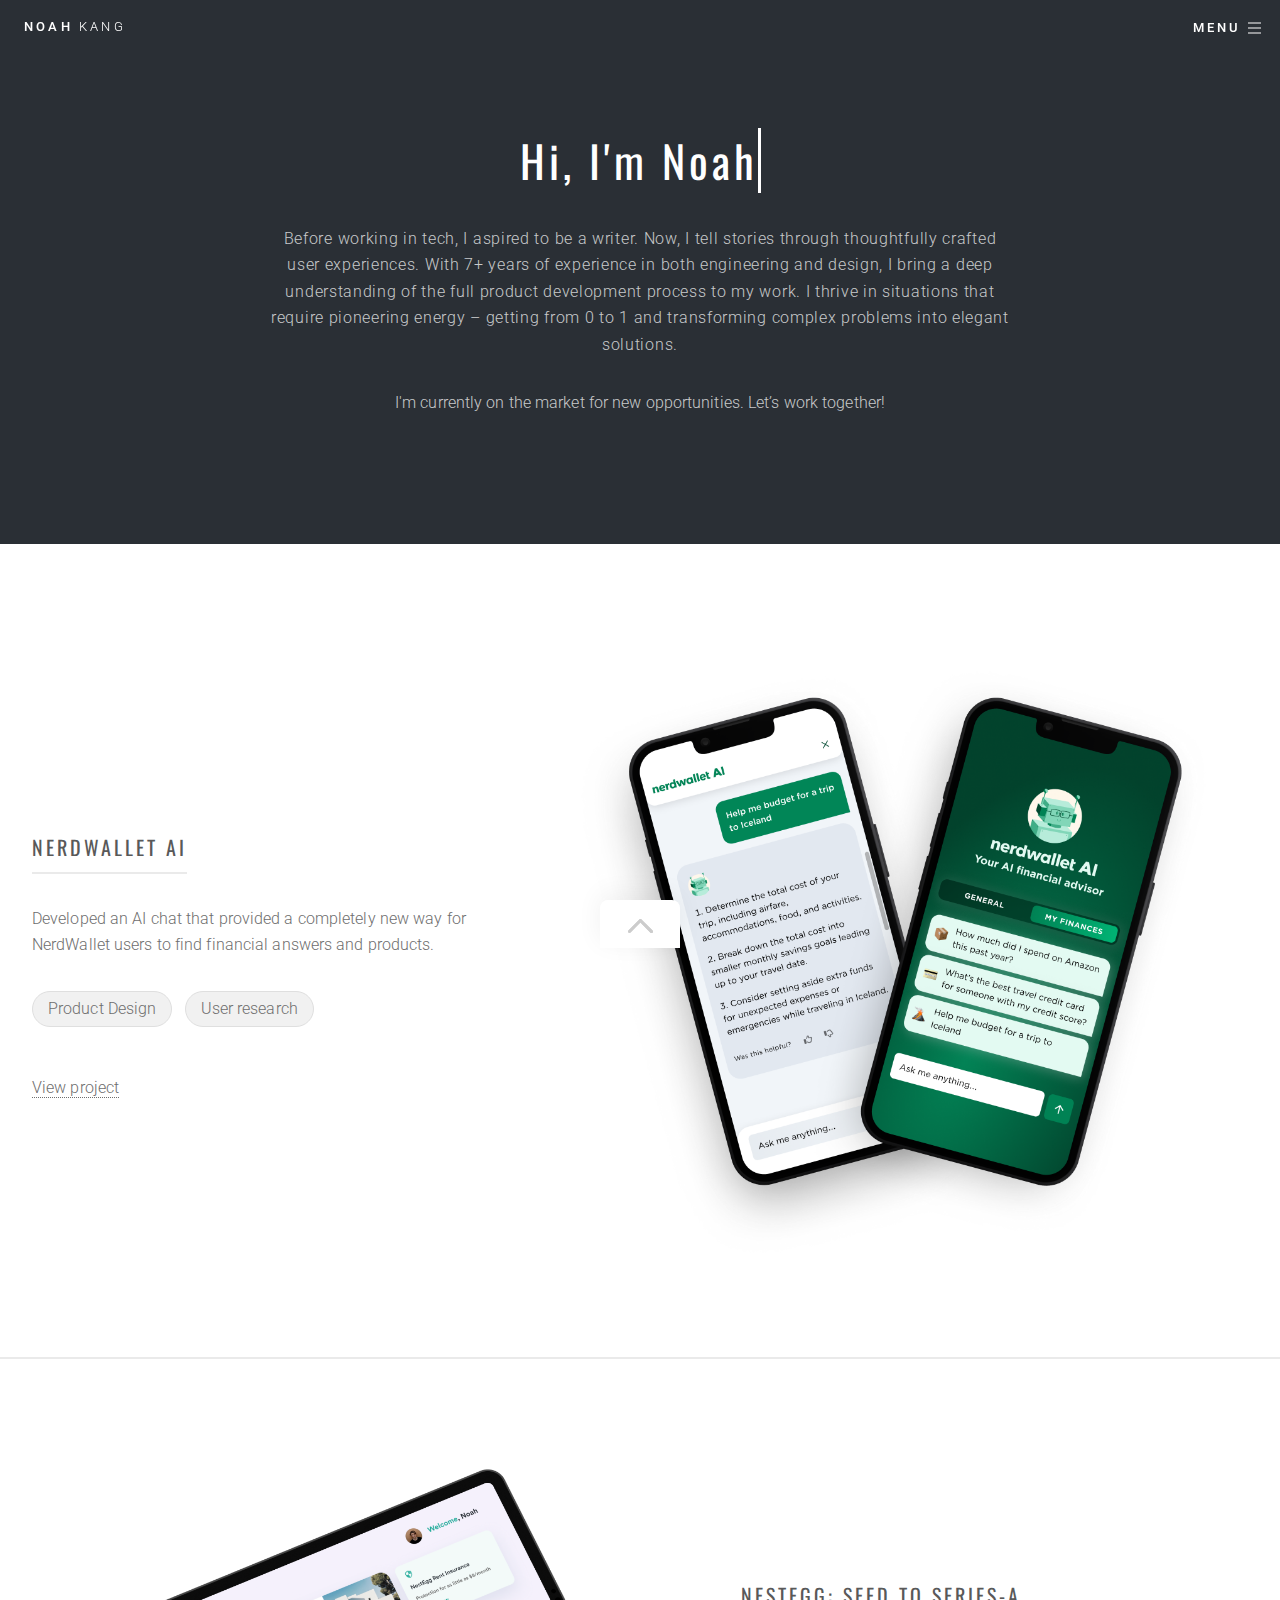
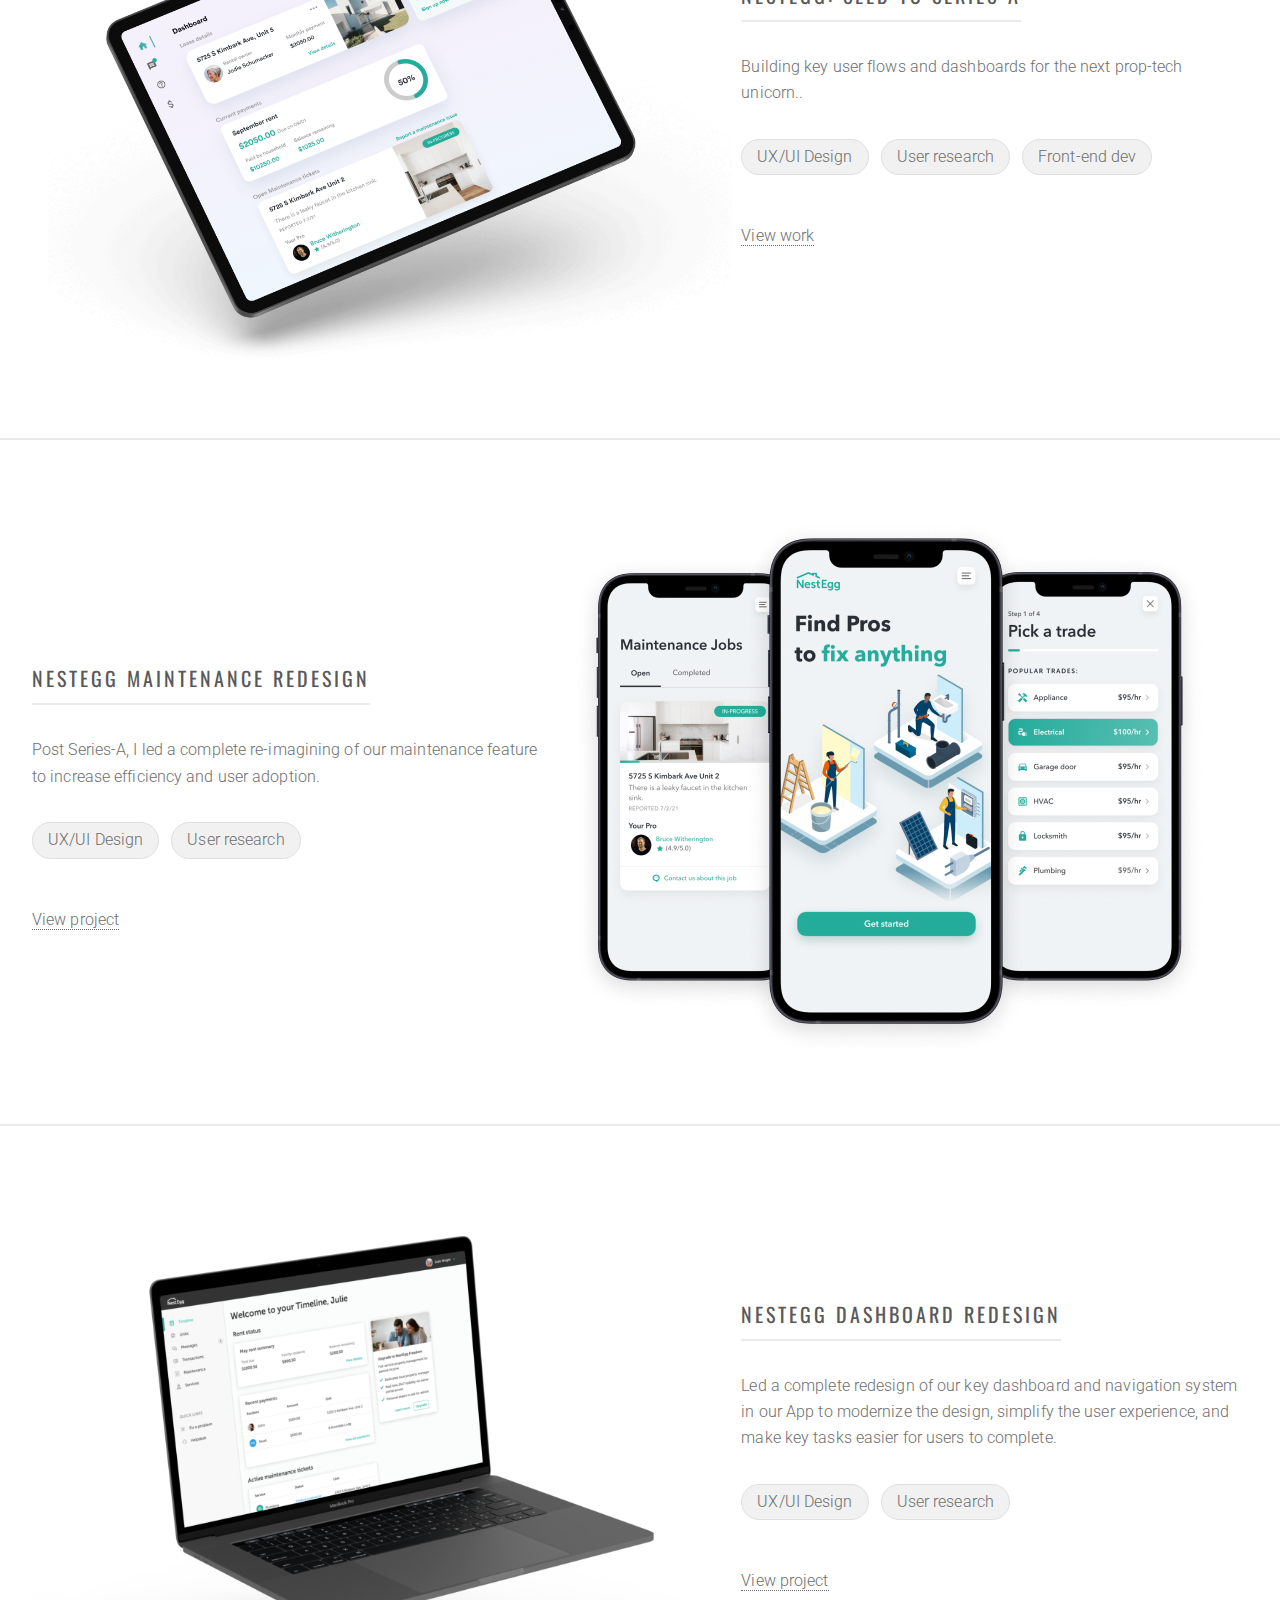
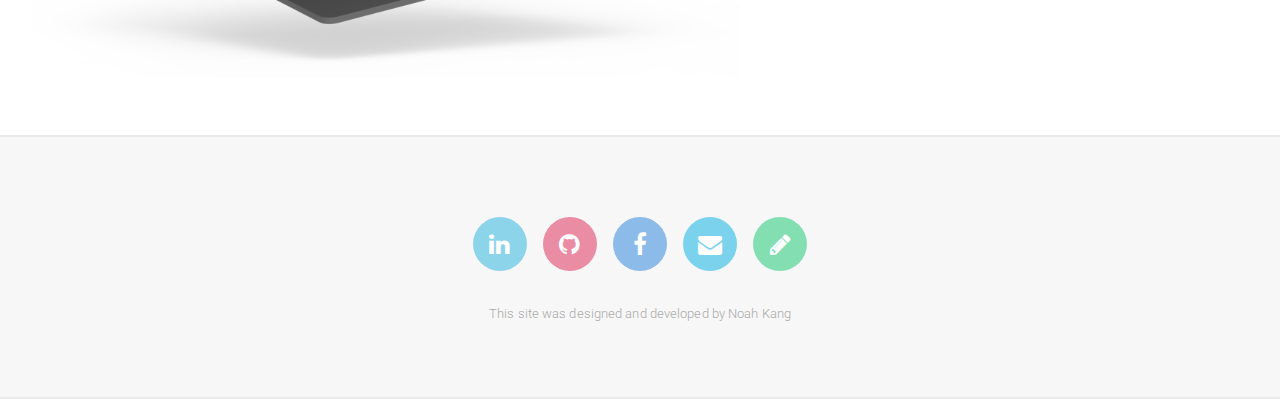
<file: index.html>
<!DOCTYPE HTML>
<!--
	Formula by Pixelarity
	pixelarity.com | hello@pixelarity.com
	License: pixelarity.com/license
-->
<html>
	<head>
		<title>Noah Kang</title>
		<meta charset="utf-8" />
		<meta name="viewport" content="width=device-width, initial-scale=1" />
		<!--[if lte IE 8]><script src="assets/js/ie/html5shiv.js"></script><![endif]-->
		<link rel="stylesheet" href="assets/css/main.css" />
		<!--[if lte IE 9]><link rel="stylesheet" href="assets/css/ie9.css" /><![endif]-->
		<!--[if lte IE 8]><link rel="stylesheet" href="assets/css/ie8.css" /><![endif]-->
		<script>
		  (function(i,s,o,g,r,a,m){i['GoogleAnalyticsObject']=r;i[r]=i[r]||function(){
		  (i[r].q=i[r].q||[]).push(arguments)},i[r].l=1*new Date();a=s.createElement(o),
		  m=s.getElementsByTagName(o)[0];a.async=1;a.src=g;m.parentNode.insertBefore(a,m)
		  })(window,document,'script','https://www.google-analytics.com/analytics.js','ga');

		  ga('create', 'UA-105809631-1', 'auto');
		  ga('send', 'pageview');

		</script>
	</head>
	<body>

		<!-- Page Wrapper -->
			<div id="page-wrapper">
				<a href="#banner" class="more">Learn More</a>

				<!-- Header -->
					<header id="header">
						<a href="index.html" class="logo">NOAH <span>KANG</span></a>
						<nav>
							<ul>
								<li><a href="#menu">Menu</a></li>
							</ul>
						</nav>
					</header>

					<!-- Menu -->
					<nav id="menu">
						<ul class="links">
							<li><a href="index.html">Home</a></li>
							<li><a href="about.html">About</a></li>
						</ul>
					</nav>

					<section id="banner">
						<div class="inner" style=>
							<header style="padding-bottom: none !important">
							 <h1 class="typewrite" style="text-transform: none !important; border-bottom: none !important; padding-bottom: 0em !important; letter-spacing: 4px" data-period="2000" data-type='[ "Hi, I&#39;m Noah.", "I love to design, code, and write."]'>
							    <span class="wrap"></span>
							</h1>
							</header>
							<p style="width: 100%; max-width: 750px; margin-left: auto; margin-right: auto; letter-spacing: 0.7px;">Before working in tech, I aspired to be a writer. Now, I tell stories through thoughtfully crafted user experiences. With 7+ years of experience in both engineering and design, I bring a deep understanding of the full product development process to my work. I thrive in situations that require pioneering energy – getting from 0 to 1 and transforming complex problems into elegant solutions.</p>
							<p>I'm currently on the market for new opportunities. Let’s work together!</p>
						</div>
						<!-- <a href="#banner" class="more">Learn More</a> -->
					</section>
				<!-- Wrapper -->
					<div id="wrapper">
						<!-- One -->
						<section id="one" class="main">
							<div class="inner-bigger spotlight">
								<div class="content 5u 12u$(small)">
									<header>
										<h2>NerdWallet AI</h2>
									</header>
									<p>Developed an AI chat that provided a completely new way for NerdWallet users to find financial answers and products.
									</p>
									<div class="roles">
										<span class="roles-chip">
											Product Design
										</span>
										<span class="roles-chip">
											User research
										</span>
									</div>
								<a href="nerdwallet.html">View project</a>
								</div> 
								<div class="7u 12u$(small) center-contents">
									<a href="nerdwallet.html" class="img-link">
										<img class="homepage-img" src="images/nerd-ai-hero.png" alt="" />
									</a>
								</div>
							</div>
						</section>
						
						<!-- Two -->
							<section id="two" class="main">
								<div class="inner-bigger spotlight alt style2">
									<div class="content 5u 12u$(small)">
										<header>
											<h2>NestEgg: Seed to Series-A</h2>
										</header>
										<p>Building key user flows and dashboards for the next prop-tech unicorn..</p>
										<div class="roles">
											<span class="roles-chip">
												UX/UI Design
											</span>
											<span class="roles-chip">
												User research
											</span>
											<span class="roles-chip">
												Front-end dev
											</span>
										</div>
										<a href="nestegg.html">View work</a>
									</div>
								<div class="7u 12u$(small) center-contents">
									<a href="nestegg.html" class="img-link">
										<img class="homepage-img" src="images/resident-portal.png"/>
									</a>
								</div>
							</div>
							</section>

						<!-- One -->
							<section id="one" class="main">
								<div class="inner-bigger spotlight">
									<div class="content 5u 12u$(small)">
										<header>
											<h2>Nestegg maintenance redesign</h2>
										</header>
										<p>Post Series-A, I led a complete re-imagining of our maintenance feature to increase efficiency and user adoption.
										</p>
										<div class="roles">
											<span class="roles-chip">
												UX/UI Design
											</span>
											<span class="roles-chip">
												User research
											</span>
										</div>
									<a href="maintenance-redesign.html">View project</a>
									</div>
									<div class="7u 12u$(small) center-contents">
										<a href="maintenance-redesign.html" class="img-link">
											<img class="homepage-img" src="images/maint1-homepage-shot.jpg" alt="" />
										</a>
									</div>
								</div>
							</section>

						<!-- Two -->
							<section id="two" class="main">
								<div class="inner-bigger spotlight alt style2">
									<div class="content 5u 12u$(small)">
										<header>
											<h2>NestEgg Dashboard Redesign</h2>
										</header>
										<p>Led a complete redesign of our key dashboard and navigation system in our App to modernize the design, simplify the user experience, and make key tasks easier for users to complete.</p>
										<div class="roles">
											<span class="roles-chip">
												UX/UI Design
											</span>
											<span class="roles-chip">
												User research
											</span>
										</div>
										<a href="dashboard.html">View project</a>
									</div>
								<div class="7u 12u$(small) center-contents">
									<a href="dashboard.html" class="img-link">
										<img class="homepage-img" src="images/dashboard-mockup.png"/>
									</a>
								</div>
							</div>
							</section>

						<!-- Three
							<section id="one" class="main">
								<div class="inner-bigger spotlight style1">
									<div class="5u 12u$(small)">
										<header>
											<h2>Impetus</h2>
										</header>
										<p>Impetus is a crowdfunding application inspired by Kickstarter.com, built to drive social change.<br/><br/>
										<i>Created with Ruby on Rails and React/Redux.</i>
									</p>
									<div class="roles">
										<span class="roles-chip">
											UX/UI Design
										</span>
										<span class="roles-chip">
											Full-stack engineering
										</span>
									</div>
									<a href="https://impetus-live.herokuapp.com/#/">Live Version</a>&nbsp&nbsp&nbsp&nbsp&nbsp&nbsp&nbsp&nbsp
									<a href="https://github.com/noahskang/Impetus">Github</a>
									&nbsp&nbsp&nbsp&nbsp&nbsp&nbsp&nbsp&nbsp
								</div>
								<div class="7u 12u$(small) center-contents">
									<a href="https://impetus-live.herokuapp.com" class="img-link">
										<img class="homepage-img" src="images/impetus-mockup.png" alt="" />
									</a>
								</div>
							</div>
							</section> -->

						<!-- Four
							<section id="two" class="main">
								<div class="inner-bigger spotlight alt style2">
									<div class="5u 12u$(small)">
										<header>
											<h2>Supernacho</h2>
										</header>
										<p>Supernacho is a side-scrolling browser game with a lucha-libre twist. Includes custom-built sprite animations.<br/><br/>
										<i>Created with HTML5 and Vanilla JavaScript (ES6).</i></p>
										<div class="roles">
											<span class="roles-chip">
												UX/UI Design
											</span>
											<span class="roles-chip">
												Full-stack engineering
											</span>
										</div>
										<a href="https://noahskang.github.io/supernacho-live/">Live Version</a>&nbsp&nbsp&nbsp&nbsp&nbsp&nbsp&nbsp&nbsp
										<a href="https://github.com/noahskang/SuperNacho">Github</a>
									</div>
									<div class="7u 12u$(small) center-contents">
										<a href="https://impetus-live.herokuapp.com" class="img-link">
											<img style="width: 97%;" src="http://res.cloudinary.com/noah-s-kang/image/upload/c_scale,w_600/v1503795774/macbook-pro-black-screen_qfi8gj.jpg" alt=""/>
										</a>
									</div>
								</div>
							</section> -->

						<!-- Five
							<section id="three" class="main">
								<div class="inner-bigger spotlight style3">
										<div class="content 5u 12u$(small)">
											<header>
												<h2>Transitninja</h2>
											</header>
											<p>Transitninja is an iOS application that allows users to get public transit directions and track bus locations in real-time. It uses the 511.org API to render bus locations on a map. I built this with a team in which I principally served as the Front-End Engineer.<br/><br/>
											Created with MongoDB, Express, React Native, and NodeJS</p>
											<div class="roles">
												<span class="roles-chip">
													UX/UI Design
												</span>
												<span class="roles-chip">
													Front-end dev
												</span>
												<span class="roles-chip">
													Mobile dev
												</span>
										</div>
										<a href="https://noahskang.github.io/TransitNinja-Demo/">Demo Page</a>&nbsp&nbsp&nbsp&nbsp&nbsp&nbsp&nbsp&nbsp
										<a href="https://github.com/noahskang/transitninja-1">Github</a>
									</div>
									<div class="7u 12u$(small) center-contents">
										<a href="https://noahskang.github.io/TransitNinja-Demo" class="img-link">
											<img src="http://res.cloudinary.com/noah-s-kang/image/upload/c_scale,w_280/v1502714608/busview_e5naet.png" alt="">
										</a>
									</div>
							</section> -->

				<!-- Footer -->
					<footer id="footer">
						<div class="inner-bigger">
							<ul class="icons">
								<li><a href="https://www.linkedin.com/in/noah-kang-31546166/" class="icon alt fa-linkedin"><span class="label">Linkedin</span></a></li>
								<li><a href="https://github.com/noahskang" class="icon alt fa-github"><span class="label">Github</span></a></li>
								<li><a href="https://www.facebook.com/noah.kang.54" class="icon alt fa-facebook"><span class="label">Facebook</span></a></li>
								<li><a href="mailto:noahskang@gmail.com" class="icon alt fa-envelope"><span class="label">Email</span></a></li>
								<li><a href="https://noahskang.wixsite.com/moria" class="icon alt fa-pencil"><span class="label">Moria</span></a></li>
							</ul>
						</div>
						<p class="copyright">This site was designed and developed by Noah Kang</p>
					</footer>

			</div>

		<!-- Scripts -->
			<script src="assets/js/jquery.min.js"></script>
			<script src="assets/js/jquery.scrolly.min.js"></script>
			<script src="assets/js/jquery.scrollex.min.js"></script>
			<script src="assets/js/skel.min.js"></script>
			<script src="assets/js/util.js"></script>
			<!--[if lte IE 8]><script src="assets/js/ie/respond.min.js"></script><![endif]-->
			<script src="assets/js/main.js"></script>

	</body>
</html>
</file>
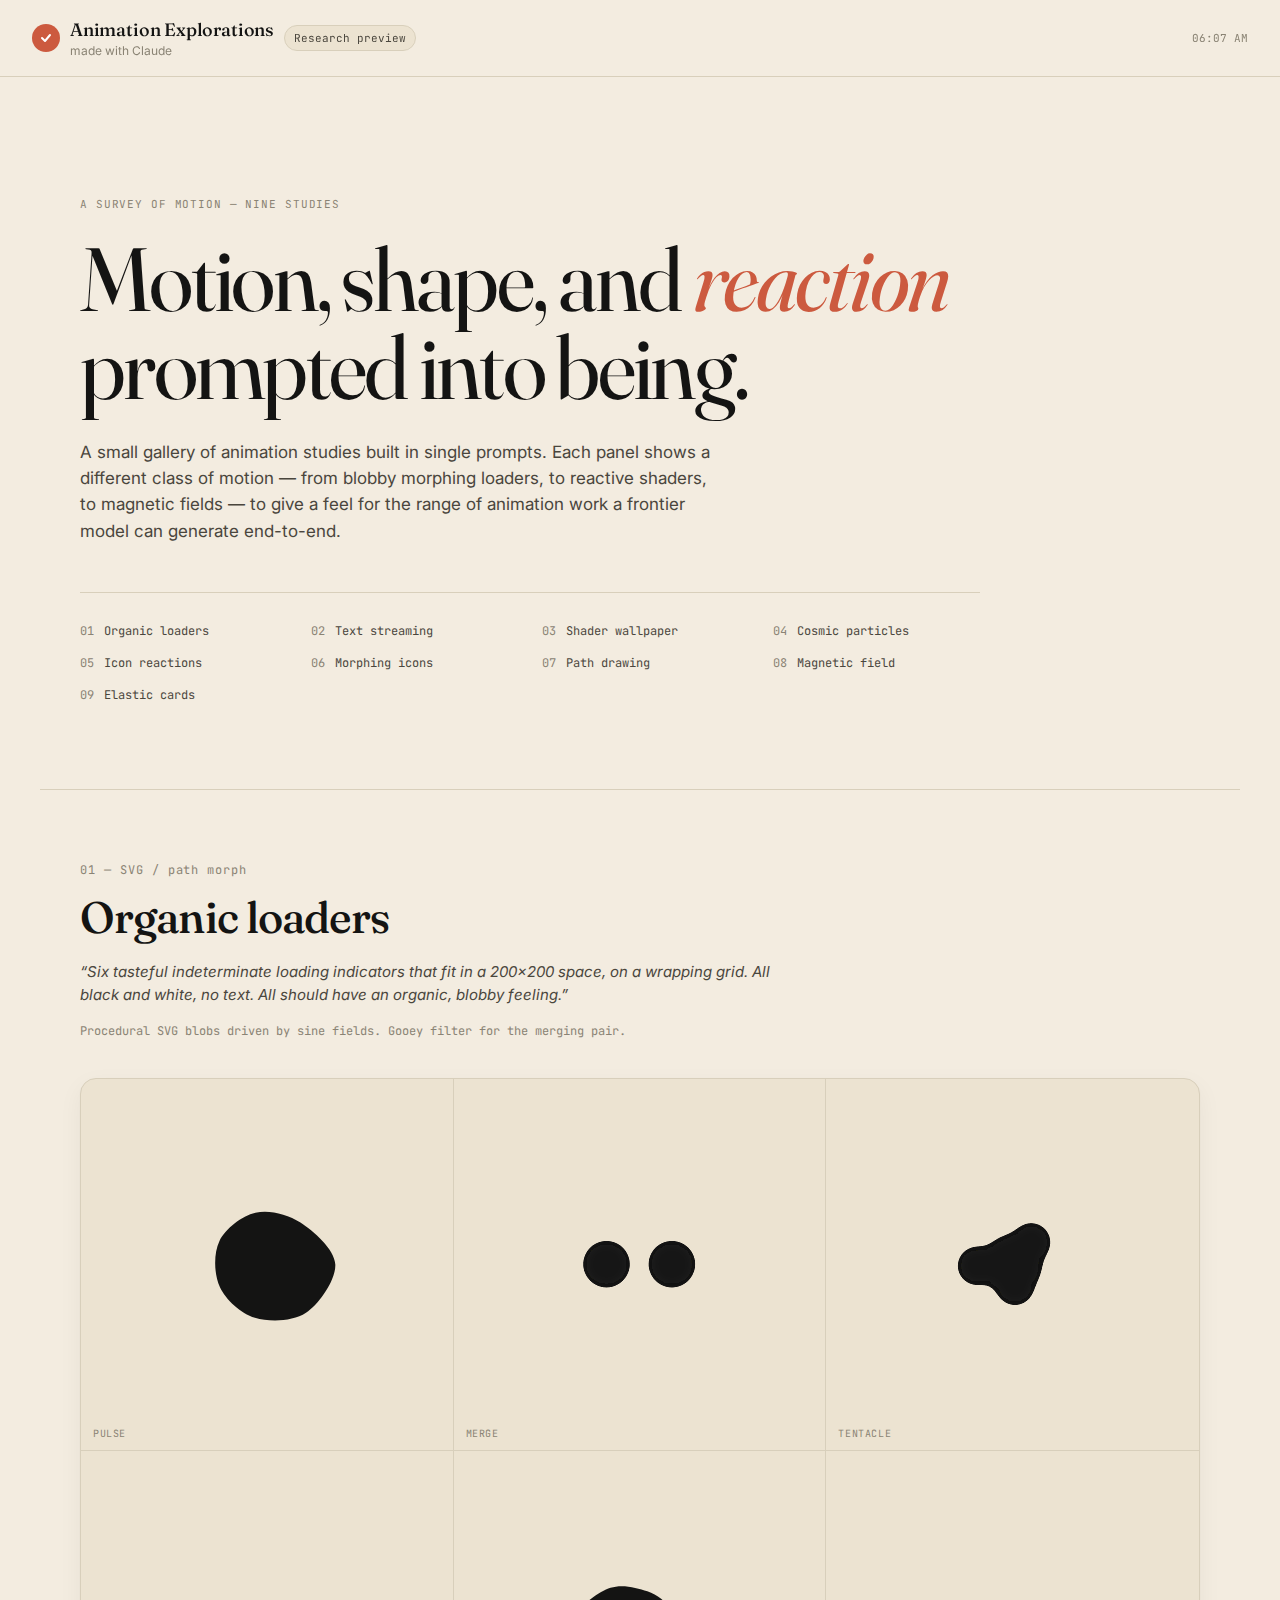
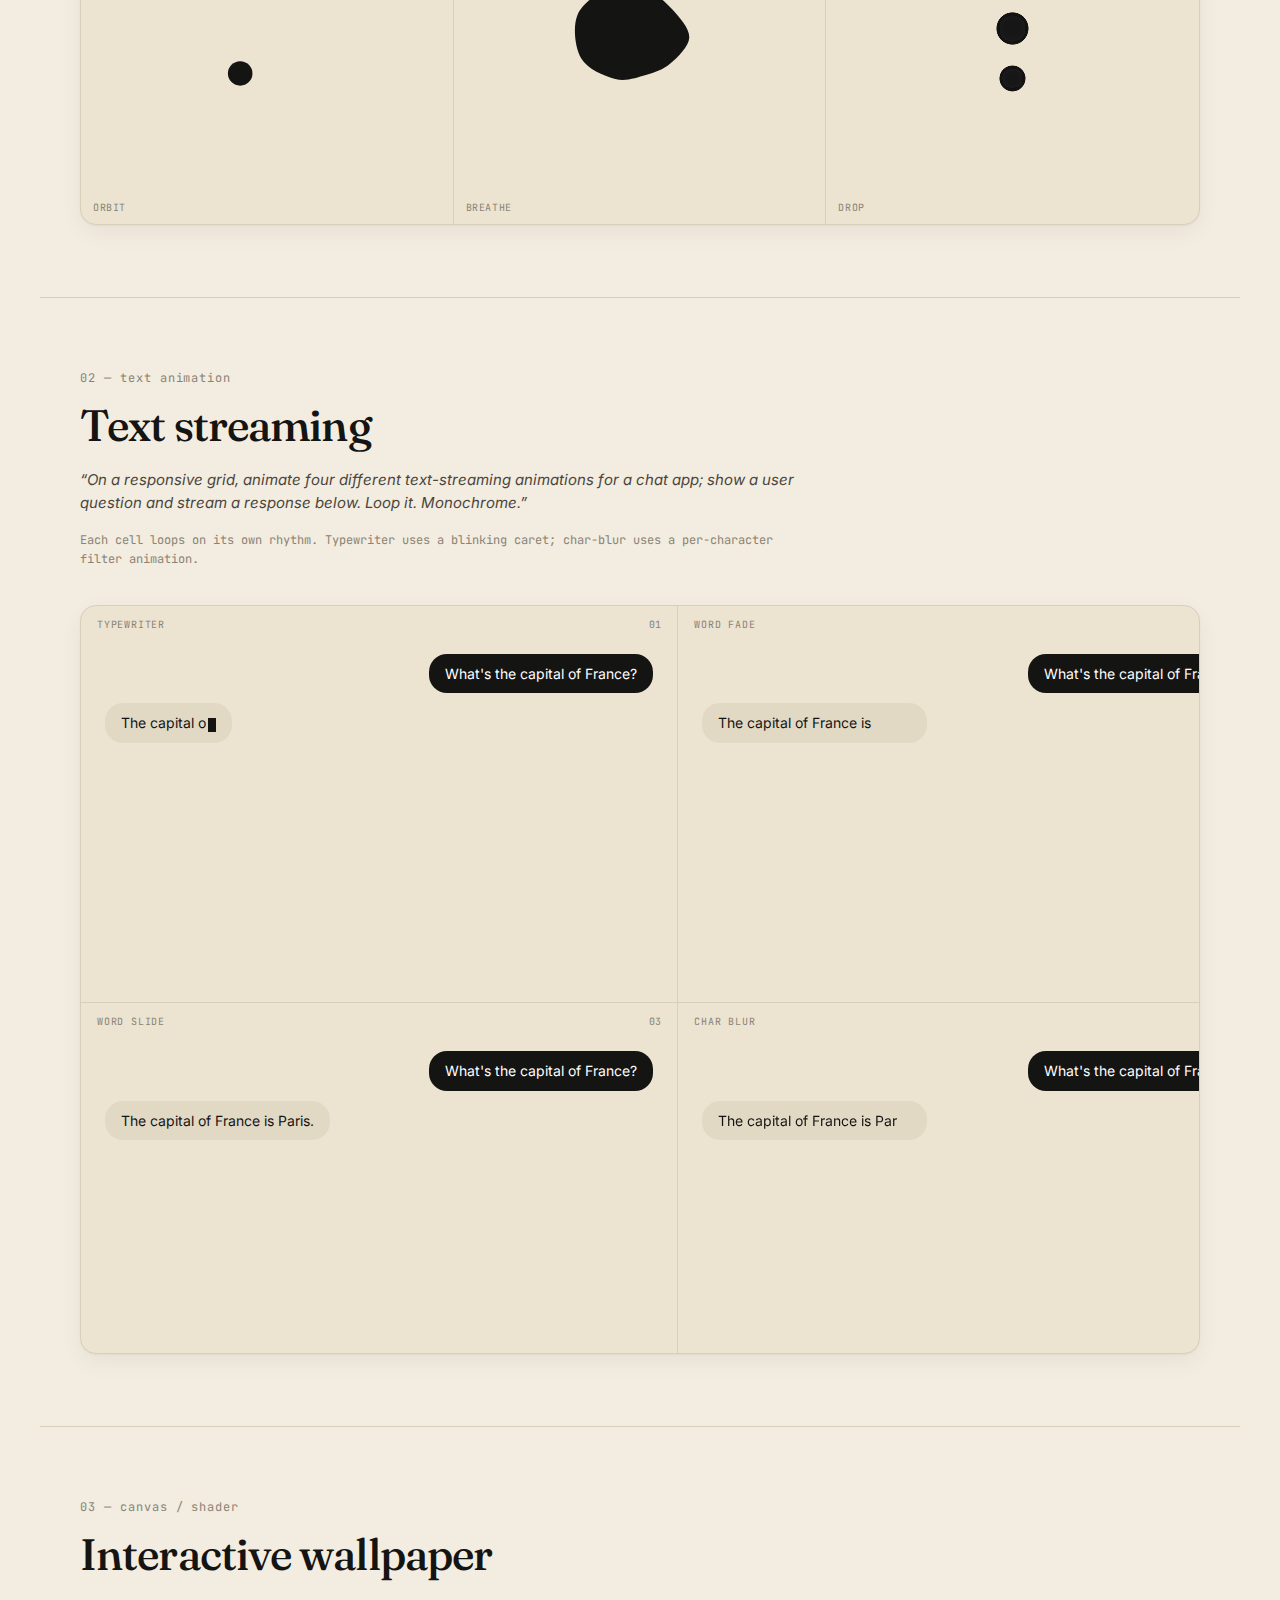
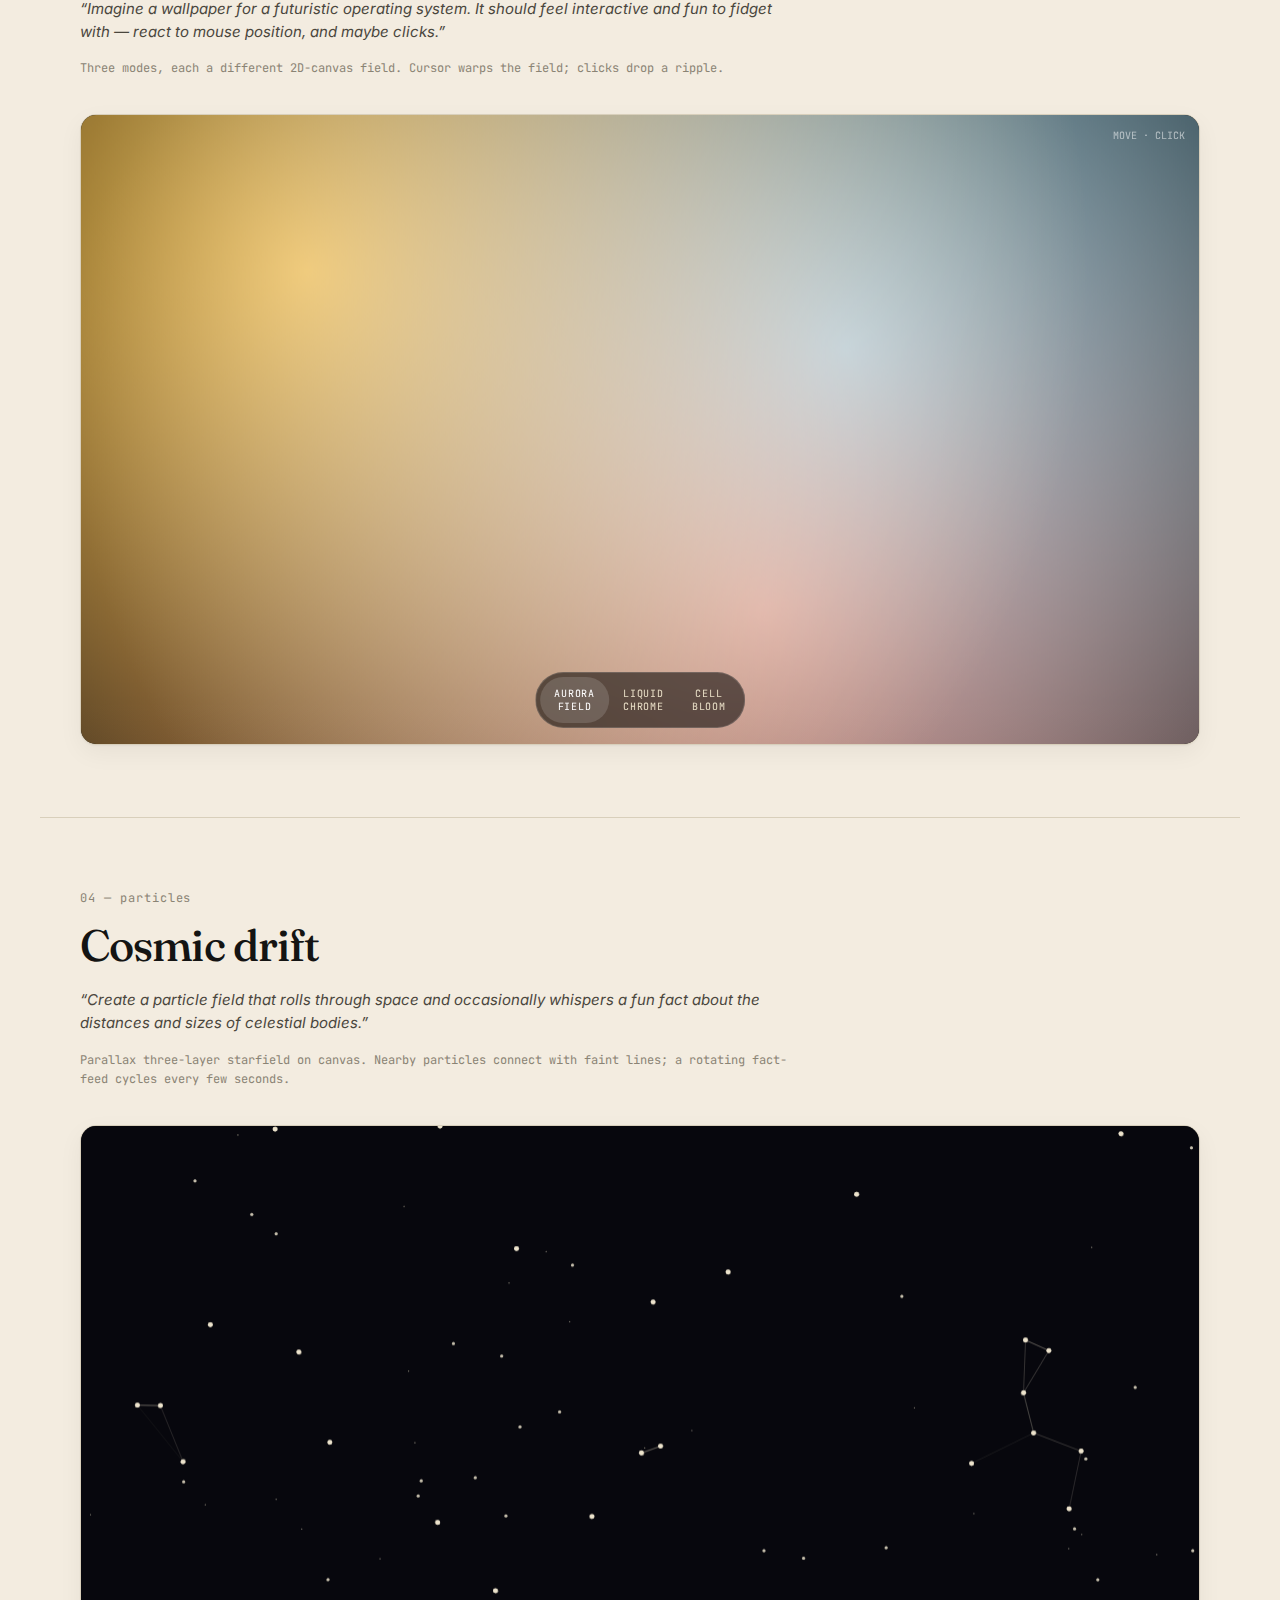
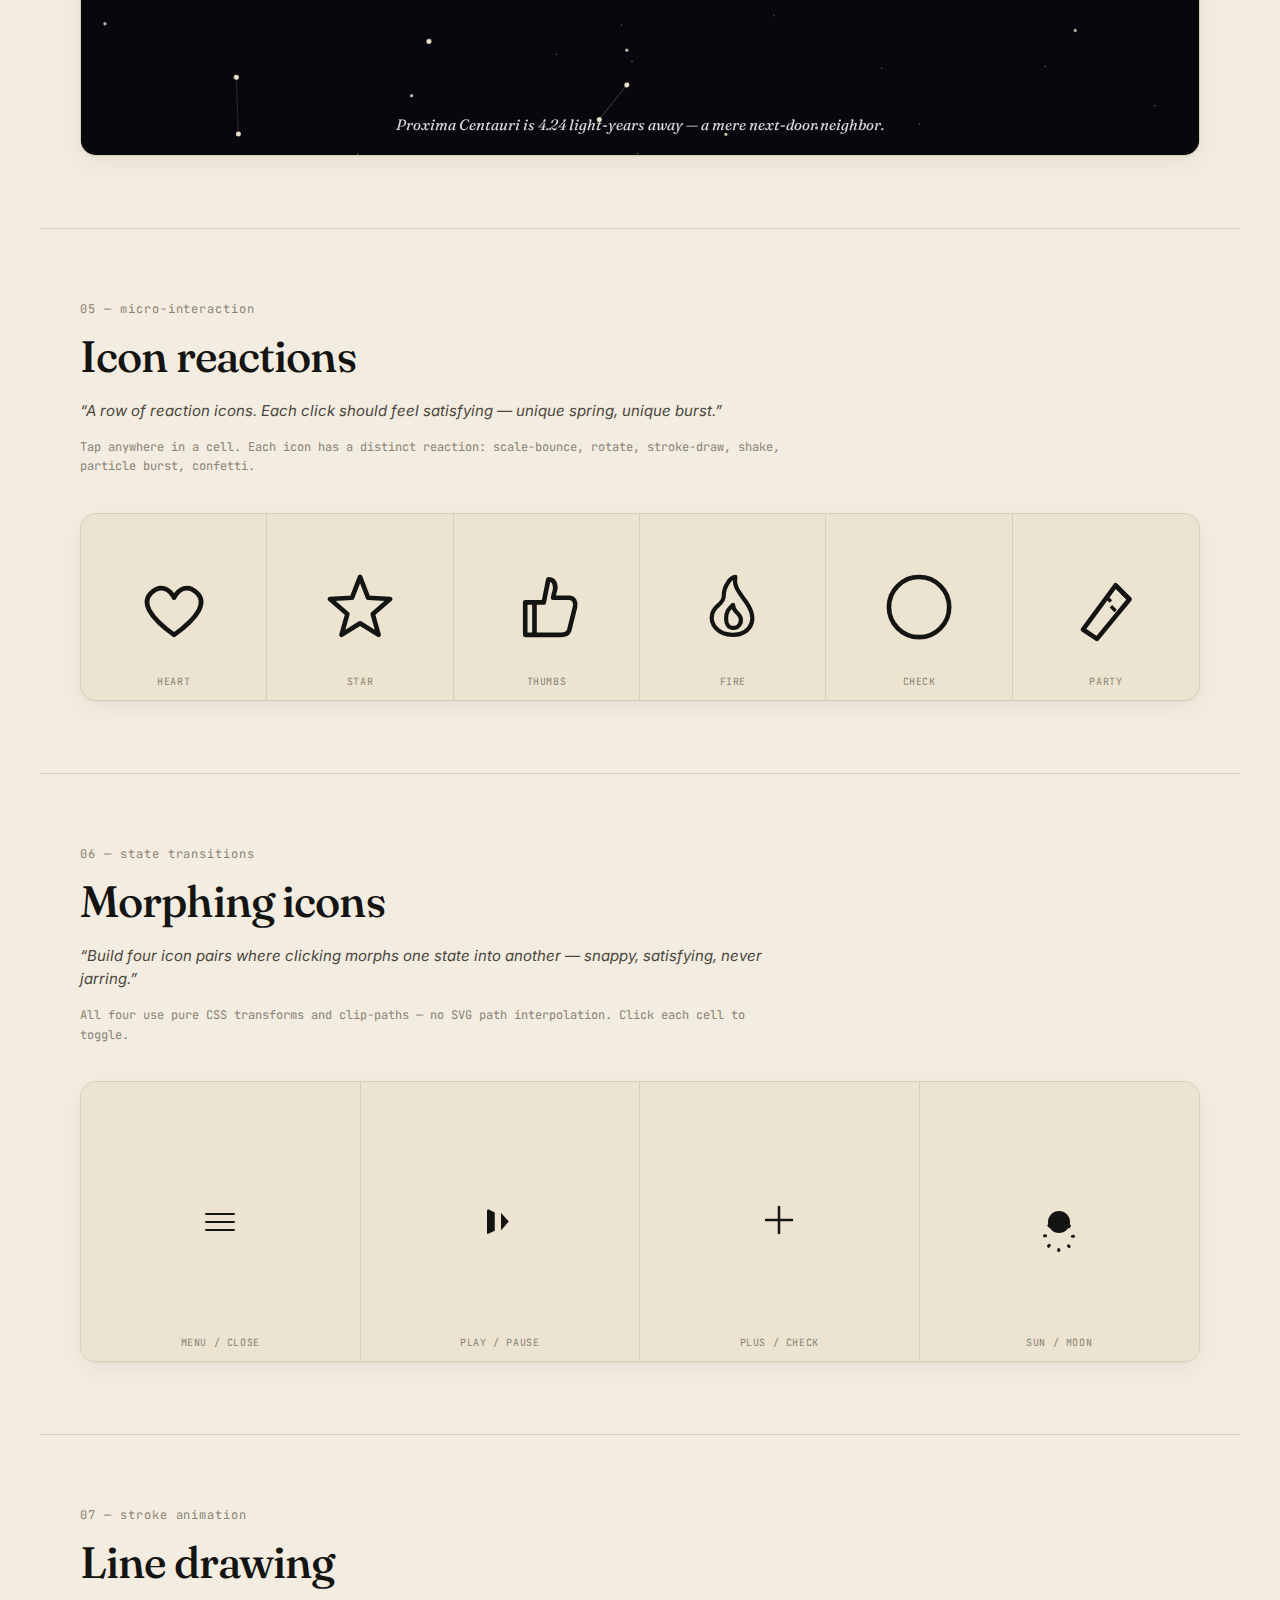
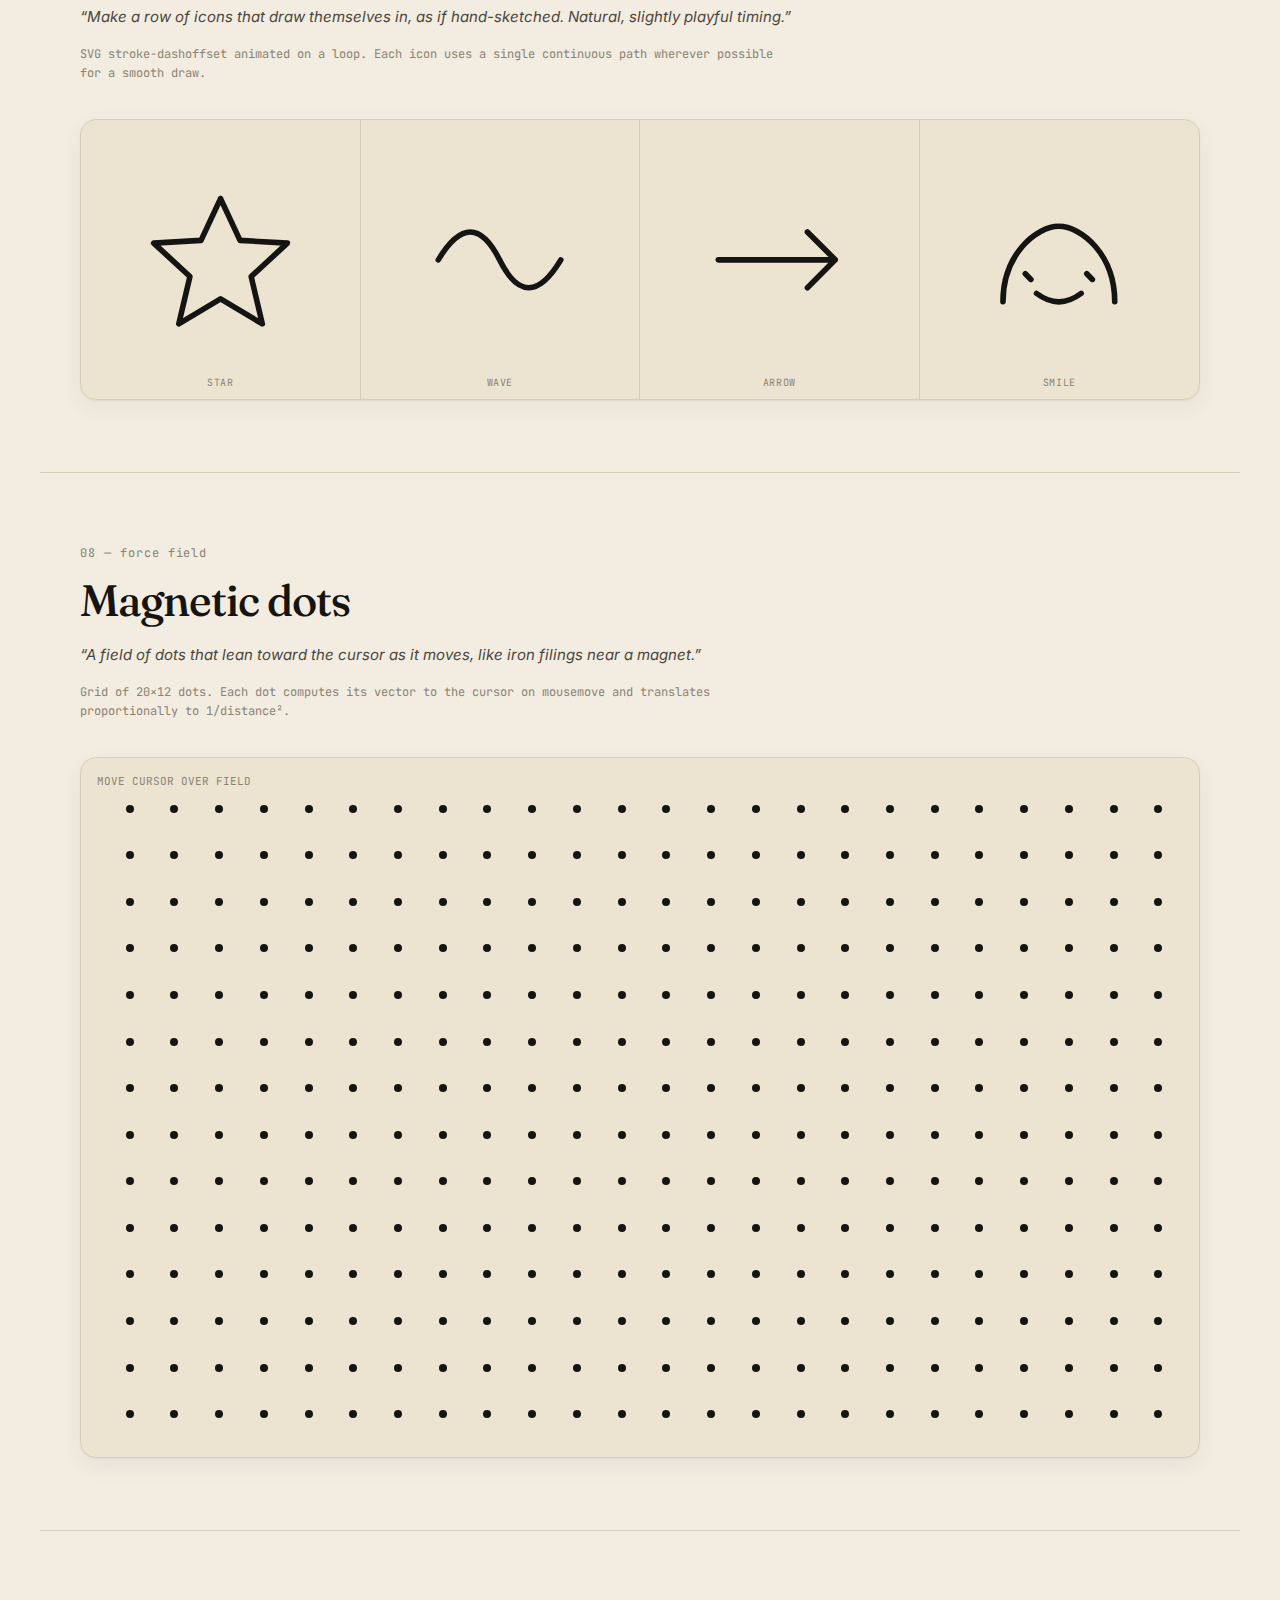
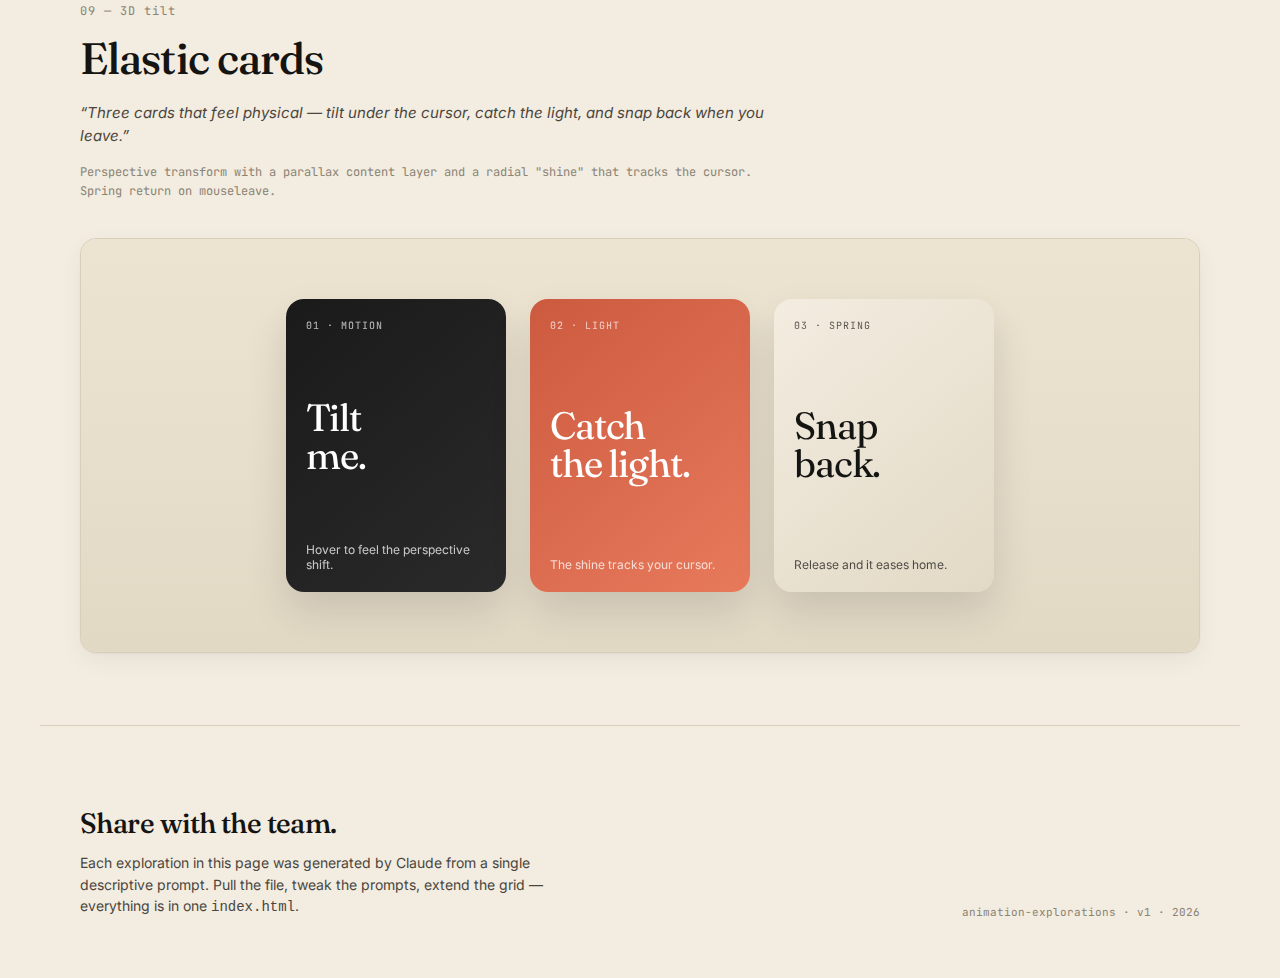
<file: animation-explorations/index.html>
<!DOCTYPE html>
<html lang="en">
<head>
<meta charset="UTF-8" />
<meta name="viewport" content="width=device-width, initial-scale=1" />
<title>Animation Explorations — Claude</title>
<link rel="preconnect" href="https://fonts.googleapis.com" />
<link rel="preconnect" href="https://fonts.gstatic.com" crossorigin />
<link href="https://fonts.googleapis.com/css2?family=Fraunces:opsz,wght@9..144,400;9..144,500;9..144,600;9..144,700&family=Inter:wght@400;500;600&family=JetBrains+Mono:wght@400;500&display=swap" rel="stylesheet" />
<style>
  :root {
    --bg: #f3ece0;
    --bg-2: #ece4d3;
    --panel: #ece3d1;
    --panel-2: #e2d9c5;
    --ink: #141413;
    --ink-2: #4a463d;
    --muted: #8a8374;
    --line: #d8cfbb;
    --accent: #cc5a3f;
    --accent-2: #b94a30;
    --shadow: 0 1px 2px rgba(20, 20, 19, 0.04), 0 8px 24px rgba(20, 20, 19, 0.05);
    --serif: "Fraunces", "Times New Roman", serif;
    --sans: "Inter", system-ui, -apple-system, sans-serif;
    --mono: "JetBrains Mono", ui-monospace, SFMono-Regular, monospace;
  }

  * { box-sizing: border-box; margin: 0; padding: 0; }
  html, body { background: var(--bg); color: var(--ink); font-family: var(--sans); -webkit-font-smoothing: antialiased; }
  body { min-height: 100vh; overflow-x: hidden; }

  ::selection { background: var(--accent); color: #fff; }

  /* ---------- NAV ---------- */
  nav.top {
    position: sticky; top: 0; z-index: 100;
    display: flex; justify-content: space-between; align-items: center;
    padding: 18px 32px;
    backdrop-filter: blur(12px);
    background: color-mix(in srgb, var(--bg) 80%, transparent);
    border-bottom: 1px solid var(--line);
  }
  nav.top .brand { display: flex; align-items: center; gap: 10px; }
  nav.top .brand .logo { width: 28px; height: 28px; display: grid; place-items: center; background: var(--accent); border-radius: 50%; color: #fff; }
  nav.top .brand .title { font-family: var(--serif); font-weight: 500; font-size: 18px; letter-spacing: -0.01em; }
  nav.top .brand .by { font-family: var(--sans); font-size: 12px; color: var(--muted); margin-top: 2px; }
  nav.top .pill { font-family: var(--mono); font-size: 11px; color: var(--ink-2); background: var(--panel); padding: 5px 9px; border-radius: 999px; border: 1px solid var(--line); }
  nav.top .meta { display: flex; gap: 10px; align-items: center; font-family: var(--mono); font-size: 11px; color: var(--muted); }

  /* ---------- HERO ---------- */
  header.hero {
    padding: 120px 40px 80px;
    max-width: 1200px; margin: 0 auto;
  }
  header.hero .eyebrow { font-family: var(--mono); font-size: 11px; color: var(--muted); letter-spacing: 0.08em; text-transform: uppercase; margin-bottom: 24px; }
  header.hero h1 { font-family: var(--serif); font-weight: 400; font-size: clamp(48px, 7vw, 96px); letter-spacing: -0.03em; line-height: 0.98; margin-bottom: 28px; }
  header.hero h1 em { font-style: italic; color: var(--accent); }
  header.hero p { font-size: 17px; line-height: 1.55; max-width: 640px; color: var(--ink-2); }
  header.hero .index { margin-top: 48px; display: grid; grid-template-columns: repeat(auto-fill, minmax(180px, 1fr)); gap: 4px 24px; max-width: 900px; border-top: 1px solid var(--line); padding-top: 24px; }
  header.hero .index a { font-family: var(--mono); font-size: 12px; color: var(--ink-2); text-decoration: none; padding: 6px 0; display: flex; gap: 10px; transition: color 0.2s; }
  header.hero .index a .num { color: var(--muted); }
  header.hero .index a:hover { color: var(--accent); }

  /* ---------- SECTIONS ---------- */
  section.exploration {
    max-width: 1200px;
    margin: 0 auto;
    padding: 72px 40px;
    border-top: 1px solid var(--line);
    display: flex;
    flex-direction: column;
    gap: 36px;
  }
  section.exploration .meta { max-width: 720px; }
  section.exploration .meta .num { font-family: var(--mono); font-size: 12px; color: var(--muted); letter-spacing: 0.08em; }
  section.exploration .meta h2 { font-family: var(--serif); font-weight: 500; font-size: 44px; letter-spacing: -0.02em; margin: 12px 0 16px; }
  section.exploration .meta .prompt { font-size: 15px; line-height: 1.55; color: var(--ink-2); font-style: italic; }
  section.exploration .meta .prompt::before { content: "\201C"; }
  section.exploration .meta .prompt::after { content: "\201D"; }
  section.exploration .meta .notes { margin-top: 16px; font-size: 12px; color: var(--muted); font-family: var(--mono); line-height: 1.6; }
  section.exploration .canvas { width: 100%; background: var(--panel); border: 1px solid var(--line); border-radius: 16px; overflow: hidden; box-shadow: var(--shadow); }

  @media (max-width: 600px) {
    section.exploration { padding: 56px 24px; }
    section.exploration .meta h2 { font-size: 32px; }
    header.hero { padding: 80px 24px 60px; }
  }

  /* ---------- 01 ORGANIC LOADERS ---------- */
  .loaders-grid { display: grid; grid-template-columns: repeat(3, 1fr); }
  .loaders-grid .cell { aspect-ratio: 1/1; display: grid; place-items: center; border-right: 1px solid var(--line); border-bottom: 1px solid var(--line); position: relative; }
  .loaders-grid .cell:nth-child(3n) { border-right: none; }
  .loaders-grid .cell:nth-last-child(-n+3) { border-bottom: none; }
  .loaders-grid .cell svg { width: 55%; height: 55%; }
  .loaders-grid .cell .label { position: absolute; bottom: 10px; left: 12px; font-family: var(--mono); font-size: 10px; color: var(--muted); letter-spacing: 0.06em; }

  /* ---------- 02 TEXT STREAMING ---------- */
  .stream-grid { display: grid; grid-template-columns: repeat(2, 1fr); }
  .stream-grid .cell { aspect-ratio: 16/10; padding: 24px; border-right: 1px solid var(--line); border-bottom: 1px solid var(--line); position: relative; display: flex; flex-direction: column; gap: 12px; }
  .stream-grid .cell:nth-child(2n) { border-right: none; }
  .stream-grid .cell:nth-last-child(-n+2) { border-bottom: none; }
  .stream-grid .cell .tag { position: absolute; top: 12px; left: 16px; font-family: var(--mono); font-size: 10px; color: var(--muted); letter-spacing: 0.08em; text-transform: uppercase; }
  .stream-grid .cell .tag-num { position: absolute; top: 12px; right: 16px; font-family: var(--mono); font-size: 10px; color: var(--muted); }
  .stream-grid .cell .bubble { padding: 10px 16px; border-radius: 18px; max-width: 80%; font-size: 14px; line-height: 1.4; }
  .stream-grid .cell .bubble.user { background: #141413; color: #fff; align-self: flex-end; }
  .stream-grid .cell .bubble.assistant { background: #e2d9c5; color: #141413; align-self: flex-start; min-height: 38px; }
  .stream-grid .cell .inner-wrap { margin-top: 24px; display: flex; flex-direction: column; gap: 10px; height: 100%; justify-content: flex-start; }
  .caret { display: inline-block; width: 8px; height: 14px; background: #141413; vertical-align: middle; margin-left: 2px; animation: blink 0.9s steps(2) infinite; }
  @keyframes blink { 50% { opacity: 0; } }

  /* ---------- 03 SHADER WALLPAPER ---------- */
  .shader-wrap { position: relative; aspect-ratio: 16/9; background: #0a0a0a; overflow: hidden; cursor: crosshair; }
  .shader-wrap canvas { width: 100%; height: 100%; display: block; }
  .shader-wrap .tabs { position: absolute; bottom: 16px; left: 50%; transform: translateX(-50%); display: flex; background: rgba(0,0,0,0.55); border: 1px solid rgba(255,255,255,0.14); border-radius: 999px; padding: 4px; backdrop-filter: blur(14px); }
  .shader-wrap .tabs button { background: transparent; border: none; color: #e7ddc5; font-family: var(--mono); font-size: 10px; padding: 10px 14px; letter-spacing: 0.08em; border-radius: 999px; cursor: pointer; text-transform: uppercase; transition: background 0.2s; }
  .shader-wrap .tabs button.active { background: rgba(255,255,255,0.14); color: #fff; }
  .shader-wrap .hint { position: absolute; top: 14px; right: 14px; font-family: var(--mono); font-size: 10px; color: rgba(255,255,255,0.55); }

  /* ---------- 04 COSMIC PARTICLES ---------- */
  .cosmos-wrap { position: relative; aspect-ratio: 16/9; background: #0a0a0f; overflow: hidden; }
  .cosmos-wrap canvas { width: 100%; height: 100%; display: block; }
  .cosmos-wrap .facts { position: absolute; bottom: 16px; left: 20px; right: 20px; color: rgba(255,255,255,0.85); font-family: var(--serif); font-style: italic; font-size: 15px; min-height: 24px; text-align: center; }

  /* ---------- 05 ICON REACTIONS ---------- */
  .reactions-grid { display: grid; grid-template-columns: repeat(6, 1fr); }
  .reactions-grid .cell { aspect-ratio: 1/1; display: grid; place-items: center; border-right: 1px solid var(--line); position: relative; cursor: pointer; transition: background 0.2s; user-select: none; }
  .reactions-grid .cell:nth-child(6n) { border-right: none; }
  .reactions-grid .cell:hover { background: var(--panel-2); }
  .reactions-grid .cell .inner { width: 40%; aspect-ratio: 1/1; position: relative; display: grid; place-items: center; }
  .reactions-grid .cell .label { position: absolute; bottom: 12px; left: 0; right: 0; font-family: var(--mono); font-size: 10px; color: var(--muted); text-align: center; letter-spacing: 0.06em; }

  /* Heart */
  .rx-heart svg { width: 100%; height: 100%; transition: transform 0.2s; }
  .cell.active .rx-heart svg { animation: heart-bounce 0.6s cubic-bezier(.4,1.6,.5,1); }
  .cell.active .rx-heart svg path { fill: var(--accent); stroke: var(--accent); }
  @keyframes heart-bounce { 0% { transform: scale(1);} 30% { transform: scale(1.4);} 50% { transform: scale(0.9);} 100% { transform: scale(1);} }

  /* Spark particles (shared) */
  .particle { position: absolute; border-radius: 50%; pointer-events: none; }

  /* Star */
  .rx-star svg { width: 100%; height: 100%; transition: transform 0.3s; }
  .cell.active .rx-star svg { animation: star-spin 0.8s cubic-bezier(.4,1.6,.4,1); }
  .cell.active .rx-star svg path { fill: #e8b33d; stroke: #e8b33d; }
  @keyframes star-spin { 0% { transform: rotate(0) scale(1);} 40% { transform: rotate(180deg) scale(1.3);} 100% { transform: rotate(360deg) scale(1);} }

  /* Thumbs */
  .rx-thumb svg { width: 100%; height: 100%; transform-origin: 50% 80%; }
  .cell.active .rx-thumb svg { animation: thumb-up 0.7s cubic-bezier(.4,1.6,.5,1); }
  @keyframes thumb-up { 0% { transform: rotate(0);} 30% { transform: rotate(-20deg) translateY(-6px);} 60% { transform: rotate(10deg);} 100% { transform: rotate(0);} }

  /* Fire */
  .rx-fire svg { width: 100%; height: 100%; }
  .cell.active .rx-fire svg { animation: fire-shake 0.6s; }
  .cell.active .rx-fire svg path { fill: #e8632b; stroke: #e8632b; }
  @keyframes fire-shake { 0%,100% { transform: translateX(0);} 20% { transform: translateX(-3px) rotate(-4deg);} 40% { transform: translateX(3px) rotate(4deg);} 60% { transform: translateX(-2px) rotate(-2deg);} 80% { transform: translateX(2px) rotate(2deg);} }

  /* Check */
  .rx-check svg { width: 100%; height: 100%; }
  .rx-check svg path { stroke-dasharray: 36; stroke-dashoffset: 36; }
  .cell.active .rx-check svg path { stroke-dashoffset: 0; transition: stroke-dashoffset 0.45s cubic-bezier(.2,.7,.3,1); stroke: #3a8a3a; }
  .cell.active .rx-check svg .ring { stroke: #3a8a3a; animation: ring-draw 0.5s ease forwards; }
  @keyframes ring-draw { from { stroke-dashoffset: 100; } to { stroke-dashoffset: 0; } }

  /* Confetti */
  .rx-confetti svg { width: 100%; height: 100%; }
  .cell.active .rx-confetti svg { animation: confetti-pop 0.3s; }
  @keyframes confetti-pop { 0% { transform: scale(1);} 50% { transform: scale(1.2);} 100% { transform: scale(1);} }

  /* ---------- 06 MORPHING ICONS ---------- */
  .morph-grid { display: grid; grid-template-columns: repeat(4, 1fr); }
  .morph-grid .cell { aspect-ratio: 1/1; display: grid; place-items: center; border-right: 1px solid var(--line); position: relative; cursor: pointer; user-select: none; background: var(--panel); transition: background 0.2s; }
  .morph-grid .cell:nth-child(4n) { border-right: none; }
  .morph-grid .cell:hover { background: var(--panel-2); }
  .morph-grid .cell .label { position: absolute; bottom: 12px; left: 0; right: 0; font-family: var(--mono); font-size: 10px; color: var(--muted); text-align: center; letter-spacing: 0.06em; }

  /* Hamburger ↔ X */
  .m-burger { width: 42px; height: 42px; position: relative; }
  .m-burger span { position: absolute; left: 6px; right: 6px; height: 2.5px; background: var(--ink); border-radius: 2px; transition: transform 0.4s cubic-bezier(.4,1.4,.3,1), top 0.3s; }
  .m-burger span:nth-child(1) { top: 12px; }
  .m-burger span:nth-child(2) { top: 20px; }
  .m-burger span:nth-child(3) { top: 28px; }
  .morph-grid .cell.active .m-burger span:nth-child(1) { top: 20px; transform: rotate(45deg); }
  .morph-grid .cell.active .m-burger span:nth-child(2) { opacity: 0; transform: scaleX(0); }
  .morph-grid .cell.active .m-burger span:nth-child(3) { top: 20px; transform: rotate(-45deg); }

  /* Play ↔ Pause */
  .m-play { width: 42px; height: 42px; position: relative; }
  .m-play .bar { position: absolute; top: 8px; width: 8px; height: 26px; background: var(--ink); border-radius: 2px; transition: all 0.45s cubic-bezier(.4,1.4,.3,1); }
  .m-play .bar.left { left: 8px; clip-path: polygon(0 0, 100% 15%, 100% 85%, 0 100%); }
  .m-play .bar.right { right: 8px; clip-path: polygon(0 15%, 100% 50%, 100% 50%, 0 85%); transform: translateX(-4px); }
  .morph-grid .cell.active .m-play .bar.left { clip-path: polygon(0 0, 100% 0, 100% 100%, 0 100%); }
  .morph-grid .cell.active .m-play .bar.right { clip-path: polygon(0 0, 100% 0, 100% 100%, 0 100%); transform: translateX(0); }

  /* Plus ↔ Check */
  .m-plus svg { width: 42px; height: 42px; }
  .m-plus .h, .m-plus .v { stroke: var(--ink); stroke-width: 2.5; stroke-linecap: round; transition: all 0.5s cubic-bezier(.4,1.4,.3,1); transform-origin: 21px 21px; }
  .morph-grid .cell.active .m-plus .h { transform: rotate(45deg) translate(0, 4px) scaleX(0.55); }
  .morph-grid .cell.active .m-plus .v { transform: rotate(45deg) translate(2px, -2px); }

  /* Sun ↔ Moon */
  .m-sun { width: 42px; height: 42px; position: relative; }
  .m-sun .body { position: absolute; inset: 10px; border-radius: 50%; background: var(--ink); transition: transform 0.5s cubic-bezier(.4,1.4,.3,1), background 0.4s; }
  .m-sun .mask { position: absolute; inset: 6px; border-radius: 50%; background: var(--panel); transform: translate(20px, -20px); transition: transform 0.5s cubic-bezier(.4,1.4,.3,1); }
  .m-sun .ray { position: absolute; left: 50%; top: 50%; width: 2.5px; height: 4px; background: var(--ink); border-radius: 2px; transform-origin: 50% 16px; transition: transform 0.5s cubic-bezier(.4,1.4,.3,1), opacity 0.3s; }
  .morph-grid .cell.active .m-sun .mask { transform: translate(6px, -6px); }
  .morph-grid .cell.active .m-sun .ray { opacity: 0; transform: scale(0); }

  /* ---------- 07 PATH DRAWING ---------- */
  .draw-grid { display: grid; grid-template-columns: repeat(4, 1fr); }
  .draw-grid .cell { aspect-ratio: 1/1; display: grid; place-items: center; border-right: 1px solid var(--line); position: relative; }
  .draw-grid .cell:nth-child(4n) { border-right: none; }
  .draw-grid .cell svg { width: 60%; height: 60%; }
  .draw-grid .cell path, .draw-grid .cell circle, .draw-grid .cell polyline { fill: none; stroke: var(--ink); stroke-width: 2; stroke-linecap: round; stroke-linejoin: round; }
  .draw-grid .cell .label { position: absolute; bottom: 10px; left: 0; right: 0; font-family: var(--mono); font-size: 10px; color: var(--muted); text-align: center; letter-spacing: 0.06em; }
  .draw-grid .cell .draw-path { animation: draw 3s ease-in-out infinite; }
  @keyframes draw {
    0% { stroke-dashoffset: var(--len, 300); }
    55% { stroke-dashoffset: 0; }
    90% { stroke-dashoffset: 0; opacity: 1; }
    100% { stroke-dashoffset: 0; opacity: 0; }
  }

  /* ---------- 08 MAGNETIC ---------- */
  .magnet-wrap { aspect-ratio: 16/10; position: relative; overflow: hidden; }
  .magnet-dot { position: absolute; width: 8px; height: 8px; background: var(--ink); border-radius: 50%; transition: transform 0.25s cubic-bezier(.2,.8,.3,1), background 0.2s; }
  .magnet-cursor { position: absolute; width: 120px; height: 120px; border-radius: 50%; border: 1px dashed var(--muted); pointer-events: none; transform: translate(-50%, -50%); opacity: 0; transition: opacity 0.3s; }
  .magnet-wrap .hint { position: absolute; top: 16px; left: 16px; font-family: var(--mono); font-size: 11px; color: var(--muted); }

  /* ---------- 09 ELASTIC CARDS ---------- */
  .elastic-wrap { padding: 60px 40px; display: flex; justify-content: center; gap: 24px; background: linear-gradient(180deg, var(--panel) 0%, var(--panel-2) 100%); perspective: 1400px; }
  .elastic-card { width: 220px; aspect-ratio: 3/4; border-radius: 18px; background: linear-gradient(140deg, #1a1a1a 0%, #2a2a2a 100%); color: #fff; padding: 20px; display: flex; flex-direction: column; justify-content: space-between; position: relative; transform-style: preserve-3d; box-shadow: 0 20px 40px rgba(20,20,19,0.12); cursor: grab; overflow: hidden; will-change: transform; }
  .elastic-card.variant-2 { background: linear-gradient(140deg, #cc5a3f 0%, #e87a5c 100%); }
  .elastic-card.variant-3 { background: linear-gradient(140deg, #f3ece0 0%, #e2d9c5 100%); color: var(--ink); }
  .elastic-card .shine { position: absolute; inset: -50%; background: radial-gradient(circle at var(--mx, 50%) var(--my, 50%), rgba(255,255,255,0.15) 0%, transparent 40%); pointer-events: none; opacity: 0; transition: opacity 0.3s; }
  .elastic-card:hover .shine { opacity: 1; }
  .elastic-card .top { font-family: var(--mono); font-size: 10px; letter-spacing: 0.1em; text-transform: uppercase; opacity: 0.7; transform: translateZ(30px); }
  .elastic-card .big { font-family: var(--serif); font-size: 38px; line-height: 1; letter-spacing: -0.03em; transform: translateZ(60px); }
  .elastic-card .foot { font-size: 12px; opacity: 0.75; transform: translateZ(20px); }

  /* ---------- FOOTER ---------- */
  footer.bottom { padding: 80px 40px 60px; max-width: 1200px; margin: 0 auto; border-top: 1px solid var(--line); display: flex; justify-content: space-between; align-items: flex-end; flex-wrap: wrap; gap: 24px; }
  footer.bottom .left { max-width: 480px; }
  footer.bottom h3 { font-family: var(--serif); font-weight: 500; font-size: 28px; letter-spacing: -0.02em; margin-bottom: 12px; }
  footer.bottom p { color: var(--ink-2); font-size: 14px; line-height: 1.55; }
  footer.bottom .credit { font-family: var(--mono); font-size: 11px; color: var(--muted); }
</style>
</head>
<body>

<nav class="top">
  <div class="brand">
    <div class="logo">
      <svg width="14" height="14" viewBox="0 0 14 14" fill="none"><path d="M3 7 L6 10 L11 4" stroke="white" stroke-width="2" stroke-linecap="round" stroke-linejoin="round"/></svg>
    </div>
    <div>
      <div class="title">Animation Explorations</div>
      <div class="by">made with Claude</div>
    </div>
    <span class="pill">Research preview</span>
  </div>
  <div class="meta"><span id="clock"></span></div>
</nav>

<header class="hero">
  <div class="eyebrow">A survey of motion — nine studies</div>
  <h1>Motion, shape, and <em>reaction</em><br/>prompted into being.</h1>
  <p>A small gallery of animation studies built in single prompts. Each panel shows a different class of motion — from blobby morphing loaders, to reactive shaders, to magnetic fields — to give a feel for the range of animation work a frontier model can generate end-to-end.</p>

  <nav class="index">
    <a href="#e1"><span class="num">01</span> Organic loaders</a>
    <a href="#e2"><span class="num">02</span> Text streaming</a>
    <a href="#e3"><span class="num">03</span> Shader wallpaper</a>
    <a href="#e4"><span class="num">04</span> Cosmic particles</a>
    <a href="#e5"><span class="num">05</span> Icon reactions</a>
    <a href="#e6"><span class="num">06</span> Morphing icons</a>
    <a href="#e7"><span class="num">07</span> Path drawing</a>
    <a href="#e8"><span class="num">08</span> Magnetic field</a>
    <a href="#e9"><span class="num">09</span> Elastic cards</a>
  </nav>
</header>

<!-- 01 — ORGANIC LOADERS -->
<section class="exploration" id="e1">
  <div class="meta">
    <div class="num">01 — SVG / path morph</div>
    <h2>Organic loaders</h2>
    <p class="prompt">Six tasteful indeterminate loading indicators that fit in a 200×200 space, on a wrapping grid. All black and white, no text. All should have an organic, blobby feeling.</p>
    <div class="notes">Procedural SVG blobs driven by sine fields. Gooey filter for the merging pair.</div>
  </div>
  <div class="canvas">
    <div class="loaders-grid">
      <div class="cell"><svg viewBox="-50 -50 100 100" id="blob-a"><path fill="#141413"></path></svg><span class="label">PULSE</span></div>
      <div class="cell"><svg viewBox="-50 -50 100 100" id="blob-b"><defs><filter id="goo"><feGaussianBlur in="SourceGraphic" stdDeviation="3"/><feColorMatrix values="1 0 0 0 0  0 1 0 0 0  0 0 1 0 0  0 0 0 22 -11"/></filter></defs><g filter="url(#goo)"><circle fill="#141413" r="12"></circle><circle fill="#141413" r="12"></circle></g></svg><span class="label">MERGE</span></div>
      <div class="cell"><svg viewBox="-50 -50 100 100" id="blob-c"><defs><filter id="goo2"><feGaussianBlur in="SourceGraphic" stdDeviation="3"/><feColorMatrix values="1 0 0 0 0  0 1 0 0 0  0 0 1 0 0  0 0 0 22 -11"/></filter></defs><g filter="url(#goo2)"><circle fill="#141413" r="15" cx="0" cy="0"></circle><circle fill="#141413" r="10"></circle><circle fill="#141413" r="10"></circle><circle fill="#141413" r="10"></circle></g></svg><span class="label">TENTACLE</span></div>
      <div class="cell"><svg viewBox="-50 -50 100 100" id="blob-d"><circle fill="#141413" r="6"></circle></svg><span class="label">ORBIT</span></div>
      <div class="cell"><svg viewBox="-50 -50 100 100" id="blob-e"><path fill="#141413"></path></svg><span class="label">BREATHE</span></div>
      <div class="cell"><svg viewBox="-50 -50 100 100" id="blob-f"><defs><filter id="goo3"><feGaussianBlur in="SourceGraphic" stdDeviation="2.5"/><feColorMatrix values="1 0 0 0 0  0 1 0 0 0  0 0 1 0 0  0 0 0 22 -11"/></filter></defs><g filter="url(#goo3)"><circle fill="#141413" r="10"></circle><circle fill="#141413" r="7"></circle></g></svg><span class="label">DROP</span></div>
    </div>
  </div>
</section>

<!-- 02 — TEXT STREAMING -->
<section class="exploration" id="e2">
  <div class="meta">
    <div class="num">02 — text animation</div>
    <h2>Text streaming</h2>
    <p class="prompt">On a responsive grid, animate four different text-streaming animations for a chat app; show a user question and stream a response below. Loop it. Monochrome.</p>
    <div class="notes">Each cell loops on its own rhythm. Typewriter uses a blinking caret; char-blur uses a per-character filter animation.</div>
  </div>
  <div class="canvas">
    <div class="stream-grid">
      <div class="cell"><span class="tag">Typewriter</span><span class="tag-num">01</span><div class="inner-wrap"><div class="bubble user">What's the capital of France?</div><div class="bubble assistant" id="stream-1"></div></div></div>
      <div class="cell"><span class="tag">Word fade</span><span class="tag-num">02</span><div class="inner-wrap"><div class="bubble user">What's the capital of France?</div><div class="bubble assistant" id="stream-2"></div></div></div>
      <div class="cell"><span class="tag">Word slide</span><span class="tag-num">03</span><div class="inner-wrap"><div class="bubble user">What's the capital of France?</div><div class="bubble assistant" id="stream-3"></div></div></div>
      <div class="cell"><span class="tag">Char blur</span><span class="tag-num">04</span><div class="inner-wrap"><div class="bubble user">What's the capital of France?</div><div class="bubble assistant" id="stream-4"></div></div></div>
    </div>
  </div>
</section>

<!-- 03 — SHADER WALLPAPER -->
<section class="exploration" id="e3">
  <div class="meta">
    <div class="num">03 — canvas / shader</div>
    <h2>Interactive wallpaper</h2>
    <p class="prompt">Imagine a wallpaper for a futuristic operating system. It should feel interactive and fun to fidget with — react to mouse position, and maybe clicks.</p>
    <div class="notes">Three modes, each a different 2D-canvas field. Cursor warps the field; clicks drop a ripple.</div>
  </div>
  <div class="canvas">
    <div class="shader-wrap" id="shader-wrap">
      <canvas id="shader-canvas"></canvas>
      <div class="hint">MOVE · CLICK</div>
      <div class="tabs" id="shader-tabs">
        <button class="active" data-mode="aurora">Aurora<br/>Field</button>
        <button data-mode="chrome">Liquid<br/>Chrome</button>
        <button data-mode="bloom">Cell<br/>Bloom</button>
      </div>
    </div>
  </div>
</section>

<!-- 04 — COSMIC PARTICLES -->
<section class="exploration" id="e4">
  <div class="meta">
    <div class="num">04 — particles</div>
    <h2>Cosmic drift</h2>
    <p class="prompt">Create a particle field that rolls through space and occasionally whispers a fun fact about the distances and sizes of celestial bodies.</p>
    <div class="notes">Parallax three-layer starfield on canvas. Nearby particles connect with faint lines; a rotating fact-feed cycles every few seconds.</div>
  </div>
  <div class="canvas">
    <div class="cosmos-wrap" id="cosmos-wrap">
      <canvas id="cosmos-canvas"></canvas>
      <div class="facts" id="cosmos-facts"></div>
    </div>
  </div>
</section>

<!-- 05 — ICON REACTIONS -->
<section class="exploration" id="e5">
  <div class="meta">
    <div class="num">05 — micro-interaction</div>
    <h2>Icon reactions</h2>
    <p class="prompt">A row of reaction icons. Each click should feel satisfying — unique spring, unique burst.</p>
    <div class="notes">Tap anywhere in a cell. Each icon has a distinct reaction: scale-bounce, rotate, stroke-draw, shake, particle burst, confetti.</div>
  </div>
  <div class="canvas">
    <div class="reactions-grid" id="reactions">
      <div class="cell" data-rx="heart">
        <div class="inner rx-heart">
          <svg viewBox="0 0 32 32" fill="none"><path d="M16 28 C 5 20 2 14 6 10 C 10 6 14 8 16 12 C 18 8 22 6 26 10 C 30 14 27 20 16 28Z" fill="transparent" stroke="#141413" stroke-width="2" stroke-linejoin="round"/></svg>
        </div>
        <span class="label">HEART</span>
      </div>
      <div class="cell" data-rx="star">
        <div class="inner rx-star">
          <svg viewBox="0 0 32 32" fill="none"><path d="M16 3 L19.5 12 L29 12.5 L21.5 19 L24 28 L16 23 L8 28 L10.5 19 L3 12.5 L12.5 12 Z" fill="transparent" stroke="#141413" stroke-width="2" stroke-linejoin="round"/></svg>
        </div>
        <span class="label">STAR</span>
      </div>
      <div class="cell" data-rx="thumb">
        <div class="inner rx-thumb">
          <svg viewBox="0 0 32 32" fill="none"><path d="M11 28 L11 14 L15 14 L17 4 C 19 4 20 5.5 20 8 L19 12 L26 12 C 28 12 29 14 28.5 16 L26 26 C 25.5 27.5 24 28 22.5 28 Z M11 14 L7 14 L7 28 L11 28 Z" fill="transparent" stroke="#141413" stroke-width="2" stroke-linejoin="round"/></svg>
        </div>
        <span class="label">THUMBS</span>
      </div>
      <div class="cell" data-rx="fire">
        <div class="inner rx-fire">
          <svg viewBox="0 0 32 32" fill="none"><path d="M16 28 C 9 28 6 23 7 19 C 8 15 12 15 12 11 C 12 7 15 3 17 3 C 16 7 19 10 21 13 C 24 17 25 20 24 23 C 23 26 20 28 16 28 Z M16 25 C 19 25 20 22 19 20 C 18 18 16 18 16 15 C 14 17 13 18 13 21 C 13 23 14 25 16 25 Z" fill="transparent" stroke="#141413" stroke-width="1.8" stroke-linejoin="round"/></svg>
        </div>
        <span class="label">FIRE</span>
      </div>
      <div class="cell" data-rx="check">
        <div class="inner rx-check">
          <svg viewBox="0 0 32 32" fill="none"><circle class="ring" cx="16" cy="16" r="13" stroke="#141413" stroke-width="2" fill="transparent" stroke-dasharray="100" stroke-dashoffset="0"/><path d="M10 16.5 L14.5 21 L23 12" stroke="#141413" stroke-width="2" fill="transparent" stroke-linecap="round" stroke-linejoin="round"/></svg>
        </div>
        <span class="label">CHECK</span>
      </div>
      <div class="cell" data-rx="confetti">
        <div class="inner rx-confetti">
          <svg viewBox="0 0 32 32" fill="none"><path d="M6 26 L20 7 L26 13 L12 30 Z" fill="transparent" stroke="#141413" stroke-width="2" stroke-linejoin="round"/><path d="M20 7 L26 13" stroke="#141413" stroke-width="2"/><path d="M16 12 L18 14" stroke="#141413" stroke-width="1.5"/><path d="M18 16 L20 18" stroke="#141413" stroke-width="1.5"/></svg>
        </div>
        <span class="label">PARTY</span>
      </div>
    </div>
  </div>
</section>

<!-- 06 — MORPHING ICONS -->
<section class="exploration" id="e6">
  <div class="meta">
    <div class="num">06 — state transitions</div>
    <h2>Morphing icons</h2>
    <p class="prompt">Build four icon pairs where clicking morphs one state into another — snappy, satisfying, never jarring.</p>
    <div class="notes">All four use pure CSS transforms and clip-paths — no SVG path interpolation. Click each cell to toggle.</div>
  </div>
  <div class="canvas">
    <div class="morph-grid" id="morphs">
      <div class="cell" data-morph>
        <div class="m-burger"><span></span><span></span><span></span></div>
        <span class="label">MENU / CLOSE</span>
      </div>
      <div class="cell" data-morph>
        <div class="m-play"><div class="bar left"></div><div class="bar right"></div></div>
        <span class="label">PLAY / PAUSE</span>
      </div>
      <div class="cell" data-morph>
        <div class="m-plus">
          <svg viewBox="0 0 42 42"><line class="h" x1="8" y1="21" x2="34" y2="21"/><line class="v" x1="21" y1="8" x2="21" y2="34"/></svg>
        </div>
        <span class="label">PLUS / CHECK</span>
      </div>
      <div class="cell" data-morph>
        <div class="m-sun">
          <div class="body"></div>
          <div class="mask"></div>
          <div class="ray" style="transform: translate(-50%, -50%) rotate(0deg);"></div>
          <div class="ray" style="transform: translate(-50%, -50%) rotate(45deg);"></div>
          <div class="ray" style="transform: translate(-50%, -50%) rotate(90deg);"></div>
          <div class="ray" style="transform: translate(-50%, -50%) rotate(135deg);"></div>
          <div class="ray" style="transform: translate(-50%, -50%) rotate(180deg);"></div>
          <div class="ray" style="transform: translate(-50%, -50%) rotate(225deg);"></div>
          <div class="ray" style="transform: translate(-50%, -50%) rotate(270deg);"></div>
          <div class="ray" style="transform: translate(-50%, -50%) rotate(315deg);"></div>
        </div>
        <span class="label">SUN / MOON</span>
      </div>
    </div>
  </div>
</section>

<!-- 07 — PATH DRAWING -->
<section class="exploration" id="e7">
  <div class="meta">
    <div class="num">07 — stroke animation</div>
    <h2>Line drawing</h2>
    <p class="prompt">Make a row of icons that draw themselves in, as if hand-sketched. Natural, slightly playful timing.</p>
    <div class="notes">SVG stroke-dashoffset animated on a loop. Each icon uses a single continuous path wherever possible for a smooth draw.</div>
  </div>
  <div class="canvas">
    <div class="draw-grid">
      <div class="cell">
        <svg viewBox="0 0 60 60"><path class="draw-path" style="stroke-dasharray:300;--len:300" d="M30 8 L37 23 L54 24 L41 36 L45 53 L30 44 L15 53 L19 36 L6 24 L23 23 Z"/></svg>
        <span class="label">STAR</span>
      </div>
      <div class="cell">
        <svg viewBox="0 0 60 60"><path class="draw-path" style="stroke-dasharray:200;--len:200;animation-delay:.4s" d="M8 30 Q 20 10, 30 30 T 52 30"/></svg>
        <span class="label">WAVE</span>
      </div>
      <div class="cell">
        <svg viewBox="0 0 60 60"><path class="draw-path" style="stroke-dasharray:180;--len:180;animation-delay:.8s" d="M8 30 L50 30 M50 30 L40 20 M50 30 L40 40"/></svg>
        <span class="label">ARROW</span>
      </div>
      <div class="cell">
        <svg viewBox="0 0 60 60"><path class="draw-path" style="stroke-dasharray:320;--len:320;animation-delay:1.2s" d="M10 45 C 10 28, 22 18, 30 18 S 50 28, 50 45 M18 35 L20 37 M40 35 L42 37 M22 42 Q 30 48, 38 42"/></svg>
        <span class="label">SMILE</span>
      </div>
    </div>
  </div>
</section>

<!-- 08 — MAGNETIC -->
<section class="exploration" id="e8">
  <div class="meta">
    <div class="num">08 — force field</div>
    <h2>Magnetic dots</h2>
    <p class="prompt">A field of dots that lean toward the cursor as it moves, like iron filings near a magnet.</p>
    <div class="notes">Grid of 20×12 dots. Each dot computes its vector to the cursor on mousemove and translates proportionally to 1/distance².</div>
  </div>
  <div class="canvas">
    <div class="magnet-wrap" id="magnet-wrap">
      <div class="hint">MOVE CURSOR OVER FIELD</div>
      <div class="magnet-cursor" id="magnet-cursor"></div>
    </div>
  </div>
</section>

<!-- 09 — ELASTIC CARDS -->
<section class="exploration" id="e9">
  <div class="meta">
    <div class="num">09 — 3D tilt</div>
    <h2>Elastic cards</h2>
    <p class="prompt">Three cards that feel physical — tilt under the cursor, catch the light, and snap back when you leave.</p>
    <div class="notes">Perspective transform with a parallax content layer and a radial "shine" that tracks the cursor. Spring return on mouseleave.</div>
  </div>
  <div class="canvas">
    <div class="elastic-wrap" id="elastic">
      <div class="elastic-card">
        <div class="shine"></div>
        <div class="top">01 · MOTION</div>
        <div class="big">Tilt<br/>me.</div>
        <div class="foot">Hover to feel the perspective shift.</div>
      </div>
      <div class="elastic-card variant-2">
        <div class="shine"></div>
        <div class="top">02 · LIGHT</div>
        <div class="big">Catch<br/>the light.</div>
        <div class="foot">The shine tracks your cursor.</div>
      </div>
      <div class="elastic-card variant-3">
        <div class="shine"></div>
        <div class="top">03 · SPRING</div>
        <div class="big">Snap<br/>back.</div>
        <div class="foot">Release and it eases home.</div>
      </div>
    </div>
  </div>
</section>

<footer class="bottom">
  <div class="left">
    <h3>Share with the team.</h3>
    <p>Each exploration in this page was generated by Claude from a single descriptive prompt. Pull the file, tweak the prompts, extend the grid — everything is in one <code>index.html</code>.</p>
  </div>
  <div class="credit">animation-explorations · v1 · <span id="year"></span></div>
</footer>

<script>
/* =========================================================
   Boot
   ========================================================= */
document.getElementById("year").textContent = new Date().getFullYear();
(function clock() {
  const el = document.getElementById("clock");
  function tick() {
    const d = new Date();
    el.textContent = d.toLocaleTimeString([], { hour: "2-digit", minute: "2-digit" });
  }
  tick(); setInterval(tick, 30000);
})();

/* =========================================================
   01 — Organic loaders
   ========================================================= */
(function organicLoaders() {
  function blobPath(points, radius, variance, phase, t) {
    const pts = [];
    for (let i = 0; i < points; i++) {
      const a = (i / points) * Math.PI * 2;
      const r = radius + Math.sin(t * 1.2 + phase + i * 0.8) * variance
                + Math.cos(t * 0.7 + i * 1.3) * variance * 0.5;
      pts.push([Math.cos(a) * r, Math.sin(a) * r]);
    }
    let d = `M${pts[0][0].toFixed(2)} ${pts[0][1].toFixed(2)}`;
    for (let i = 0; i < pts.length; i++) {
      const p0 = pts[i];
      const p1 = pts[(i + 1) % pts.length];
      const p2 = pts[(i + 2) % pts.length];
      const c1x = p0[0] + (p1[0] - pts[(i - 1 + pts.length) % pts.length][0]) / 6;
      const c1y = p0[1] + (p1[1] - pts[(i - 1 + pts.length) % pts.length][1]) / 6;
      const c2x = p1[0] - (p2[0] - p0[0]) / 6;
      const c2y = p1[1] - (p2[1] - p0[1]) / 6;
      d += ` C ${c1x.toFixed(2)} ${c1y.toFixed(2)} ${c2x.toFixed(2)} ${c2y.toFixed(2)} ${p1[0].toFixed(2)} ${p1[1].toFixed(2)}`;
    }
    return d + "Z";
  }

  const blobA = document.querySelector("#blob-a path");
  const blobE = document.querySelector("#blob-e path");
  const mergeCircles = document.querySelectorAll("#blob-b circle");
  const tentCircles = document.querySelectorAll("#blob-c circle");
  const orbitDot = document.querySelector("#blob-d circle");
  const dropCircles = document.querySelectorAll("#blob-f circle");

  let start = performance.now();
  function frame(now) {
    const t = (now - start) / 1000;

    // A — single blob pulse
    blobA.setAttribute("d", blobPath(7, 28, 4, 0, t));
    // E — slow breathing blob
    blobE.setAttribute("d", blobPath(9, 22 + Math.sin(t * 0.8) * 4, 5, 3.1, t * 0.5));

    // B — merging circles
    if (mergeCircles.length === 2) {
      const mx = Math.sin(t * 1.4) * 16;
      mergeCircles[0].setAttribute("cx", mx);
      mergeCircles[0].setAttribute("cy", 0);
      mergeCircles[1].setAttribute("cx", -mx);
      mergeCircles[1].setAttribute("cy", 0);
    }

    // C — tentacle
    if (tentCircles.length === 4) {
      for (let i = 1; i < 4; i++) {
        const a = t * (0.7 + i * 0.2) + i * 2.1;
        tentCircles[i].setAttribute("cx", Math.cos(a) * (14 + Math.sin(t + i) * 4));
        tentCircles[i].setAttribute("cy", Math.sin(a) * (14 + Math.sin(t + i) * 4));
      }
    }

    // D — orbiting dot
    const oa = t * 2;
    orbitDot.setAttribute("cx", Math.cos(oa) * 22);
    orbitDot.setAttribute("cy", Math.sin(oa) * 22);

    // F — bouncing drop
    if (dropCircles.length === 2) {
      const y = Math.abs(Math.sin(t * 2)) * -18 + 10;
      const squash = 1 - Math.abs(Math.sin(t * 2)) * 0.2;
      dropCircles[0].setAttribute("cy", y);
      dropCircles[0].setAttribute("cx", 0);
      dropCircles[0].setAttribute("r", 10 * squash);
      dropCircles[1].setAttribute("cy", 20);
      dropCircles[1].setAttribute("cx", 0);
      dropCircles[1].setAttribute("rx", 12);
    }

    requestAnimationFrame(frame);
  }
  requestAnimationFrame(frame);
})();

/* =========================================================
   02 — Text streaming
   ========================================================= */
(function textStreaming() {
  const ANSWER = "The capital of France is Paris.";

  function runTypewriter(el) {
    let i = 0;
    function tick() {
      if (i <= ANSWER.length) {
        el.innerHTML = ANSWER.slice(0, i) + '<span class="caret"></span>';
        i++; setTimeout(tick, 55 + Math.random() * 40);
      } else {
        setTimeout(() => { el.innerHTML = '<span class="caret"></span>'; i = 0; tick(); }, 1600);
      }
    }
    tick();
  }

  function runWordFade(el) {
    const words = ANSWER.split(" ");
    function cycle() {
      el.innerHTML = words.map(w => `<span style="opacity:0;transition:opacity .35s">${w}</span>`).join(" ");
      const spans = el.querySelectorAll("span");
      spans.forEach((s, i) => setTimeout(() => s.style.opacity = 1, i * 240));
      setTimeout(cycle, words.length * 240 + 1600);
    }
    cycle();
  }

  function runWordSlide(el) {
    const words = ANSWER.split(" ");
    function cycle() {
      el.innerHTML = words.map(w => `<span style="display:inline-block;opacity:0;transform:translateY(10px);transition:opacity .4s,transform .4s cubic-bezier(.2,.8,.3,1)">${w}</span>`).join(" ");
      const spans = el.querySelectorAll("span");
      spans.forEach((s, i) => setTimeout(() => { s.style.opacity = 1; s.style.transform = "translateY(0)"; }, i * 200));
      setTimeout(cycle, words.length * 200 + 1800);
    }
    cycle();
  }

  function runCharBlur(el) {
    function cycle() {
      el.innerHTML = ANSWER.split("").map(c => `<span style="display:inline-block;filter:blur(8px);opacity:0;transition:filter .4s,opacity .4s">${c === " " ? "&nbsp;" : c}</span>`).join("");
      const spans = el.querySelectorAll("span");
      spans.forEach((s, i) => setTimeout(() => { s.style.filter = "blur(0)"; s.style.opacity = 1; }, i * 40));
      setTimeout(cycle, ANSWER.length * 40 + 1800);
    }
    cycle();
  }

  runTypewriter(document.getElementById("stream-1"));
  runWordFade(document.getElementById("stream-2"));
  runWordSlide(document.getElementById("stream-3"));
  runCharBlur(document.getElementById("stream-4"));
})();

/* =========================================================
   03 — Shader wallpaper
   ========================================================= */
(function shaderWallpaper() {
  const wrap = document.getElementById("shader-wrap");
  const canvas = document.getElementById("shader-canvas");
  const ctx = canvas.getContext("2d");
  const tabs = document.querySelectorAll("#shader-tabs button");
  let mode = "aurora";
  let mouse = { x: 0.5, y: 0.5 };
  let ripples = [];
  let dpr = Math.min(window.devicePixelRatio || 1, 2);

  function resize() {
    const r = wrap.getBoundingClientRect();
    canvas.width = r.width * dpr;
    canvas.height = r.height * dpr;
    canvas.style.width = r.width + "px";
    canvas.style.height = r.height + "px";
  }
  resize();
  window.addEventListener("resize", resize);

  wrap.addEventListener("mousemove", e => {
    const r = wrap.getBoundingClientRect();
    mouse.x = (e.clientX - r.left) / r.width;
    mouse.y = (e.clientY - r.top) / r.height;
  });
  wrap.addEventListener("click", e => {
    const r = wrap.getBoundingClientRect();
    ripples.push({ x: (e.clientX - r.left) / r.width, y: (e.clientY - r.top) / r.height, t: 0 });
  });
  tabs.forEach(t => t.addEventListener("click", () => {
    tabs.forEach(x => x.classList.remove("active"));
    t.classList.add("active");
    mode = t.dataset.mode;
  }));

  let t = 0;
  function draw() {
    t += 0.012;
    const w = canvas.width, h = canvas.height;

    if (mode === "aurora") {
      // soft layered radial gradients
      ctx.fillStyle = "#0a0a0f";
      ctx.fillRect(0, 0, w, h);
      const palette = [
        ["#cc5a3f", "#cc5a3f00"],
        ["#5ab6cc", "#5ab6cc00"],
        ["#e8b33d", "#e8b33d00"]
      ];
      for (let i = 0; i < 3; i++) {
        const px = (0.5 + Math.sin(t * 0.6 + i * 2.1) * 0.3 + (mouse.x - 0.5) * 0.3) * w;
        const py = (0.5 + Math.cos(t * 0.5 + i * 1.7) * 0.3 + (mouse.y - 0.5) * 0.3) * h;
        const grad = ctx.createRadialGradient(px, py, 0, px, py, w * 0.7);
        grad.addColorStop(0, palette[i][0]);
        grad.addColorStop(1, palette[i][1]);
        ctx.globalCompositeOperation = "screen";
        ctx.fillStyle = grad;
        ctx.fillRect(0, 0, w, h);
      }
      ctx.globalCompositeOperation = "source-over";
    }

    if (mode === "chrome") {
      const cell = 12 * dpr;
      for (let y = 0; y < h; y += cell) {
        for (let x = 0; x < w; x += cell) {
          const dx = x / w - mouse.x;
          const dy = y / h - mouse.y;
          const d = Math.sqrt(dx * dx + dy * dy);
          const warp = Math.sin(d * 20 - t * 3) * 0.5 + 0.5;
          const hue = 180 + warp * 100 + mouse.x * 60;
          const light = 45 + Math.sin(t + d * 10) * 20;
          ctx.fillStyle = `hsl(${hue}, 40%, ${light}%)`;
          ctx.fillRect(x, y, cell, cell);
        }
      }
    }

    if (mode === "bloom") {
      ctx.fillStyle = "rgba(10,10,15,0.18)";
      ctx.fillRect(0, 0, w, h);
      const count = 80;
      for (let i = 0; i < count; i++) {
        const a = i / count * Math.PI * 2 + t * 0.5;
        const r = (60 + Math.sin(t * 2 + i) * 40) * dpr;
        const dx = (mouse.x - 0.5) * 200 * dpr;
        const dy = (mouse.y - 0.5) * 200 * dpr;
        const x = w / 2 + dx + Math.cos(a) * r * (1 + Math.sin(t + i) * 0.4);
        const y = h / 2 + dy + Math.sin(a) * r * (1 + Math.cos(t + i) * 0.4);
        const size = 2 + Math.sin(t * 3 + i) * 2;
        ctx.fillStyle = `hsl(${(i * 4 + t * 30) % 360}, 70%, 60%)`;
        ctx.beginPath();
        ctx.arc(x, y, size * dpr, 0, Math.PI * 2);
        ctx.fill();
      }
    }

    // ripples overlay
    ripples = ripples.filter(r => r.t < 1);
    ripples.forEach(r => {
      r.t += 0.018;
      ctx.strokeStyle = `rgba(255,255,255,${1 - r.t})`;
      ctx.lineWidth = 2 * dpr;
      ctx.beginPath();
      ctx.arc(r.x * w, r.y * h, r.t * w * 0.5, 0, Math.PI * 2);
      ctx.stroke();
    });

    requestAnimationFrame(draw);
  }
  draw();
})();

/* =========================================================
   04 — Cosmic particles
   ========================================================= */
(function cosmos() {
  const wrap = document.getElementById("cosmos-wrap");
  const canvas = document.getElementById("cosmos-canvas");
  const factsEl = document.getElementById("cosmos-facts");
  const ctx = canvas.getContext("2d");
  const dpr = Math.min(window.devicePixelRatio || 1, 2);

  let w, h, particles = [];
  function resize() {
    const r = wrap.getBoundingClientRect();
    w = r.width * dpr; h = r.height * dpr;
    canvas.width = w; canvas.height = h;
    canvas.style.width = r.width + "px";
    canvas.style.height = r.height + "px";
    initParticles();
  }

  function initParticles() {
    particles = [];
    const count = 90;
    for (let i = 0; i < count; i++) {
      const layer = Math.floor(i / (count / 3));
      particles.push({
        x: Math.random() * w,
        y: Math.random() * h,
        vx: (Math.random() - 0.5) * (0.15 + layer * 0.25) * dpr,
        vy: (Math.random() - 0.5) * (0.1 + layer * 0.2) * dpr,
        r: (0.6 + layer * 0.9) * dpr,
        a: 0.3 + layer * 0.25,
        layer
      });
    }
  }
  resize();
  window.addEventListener("resize", resize);

  function draw() {
    ctx.fillStyle = "rgba(10,10,15,0.35)";
    ctx.fillRect(0, 0, w, h);
    for (const p of particles) {
      p.x += p.vx; p.y += p.vy;
      if (p.x < 0) p.x = w;
      if (p.x > w) p.x = 0;
      if (p.y < 0) p.y = h;
      if (p.y > h) p.y = 0;
      ctx.fillStyle = `rgba(255,245,220,${p.a})`;
      ctx.beginPath();
      ctx.arc(p.x, p.y, p.r, 0, Math.PI * 2);
      ctx.fill();
    }
    // connect nearby top-layer particles
    const top = particles.filter(p => p.layer === 2);
    for (let i = 0; i < top.length; i++) {
      for (let j = i + 1; j < top.length; j++) {
        const dx = top[i].x - top[j].x;
        const dy = top[i].y - top[j].y;
        const d = Math.sqrt(dx * dx + dy * dy);
        const limit = 80 * dpr;
        if (d < limit) {
          ctx.strokeStyle = `rgba(255,245,220,${0.25 * (1 - d / limit)})`;
          ctx.lineWidth = dpr;
          ctx.beginPath();
          ctx.moveTo(top[i].x, top[i].y);
          ctx.lineTo(top[j].x, top[j].y);
          ctx.stroke();
        }
      }
    }
    requestAnimationFrame(draw);
  }
  draw();

  // facts feed
  const facts = [
    "Proxima Centauri is 4.24 light-years away — a mere next-door neighbor.",
    "If the Sun were a basketball, Earth would be a peppercorn, 78 feet off.",
    "Jupiter's Great Red Spot could swallow two Earths.",
    "Light from Andromeda that reaches you now left 2.5 million years ago.",
    "The Moon is drifting 3.8 cm away from Earth every year.",
    "A single tablespoon of neutron star weighs about a billion tons.",
    "The observable universe spans roughly 93 billion light-years across.",
    "Saturn's rings are only 10 meters thick, but 280,000 km wide.",
  ];
  let fi = 0;
  function fact() {
    factsEl.style.opacity = 0;
    setTimeout(() => {
      factsEl.textContent = facts[fi % facts.length];
      factsEl.style.transition = "opacity 0.6s";
      factsEl.style.opacity = 1;
      fi++;
    }, 500);
  }
  factsEl.style.transition = "opacity 0.6s";
  fact();
  setInterval(fact, 5000);
})();

/* =========================================================
   05 — Icon reactions
   ========================================================= */
(function reactions() {
  const container = document.getElementById("reactions");
  container.addEventListener("click", e => {
    const cell = e.target.closest(".cell");
    if (!cell) return;
    cell.classList.remove("active");
    void cell.offsetWidth; // reflow to restart animation
    cell.classList.add("active");
    const type = cell.dataset.rx;
    burst(cell, type);
    setTimeout(() => cell.classList.remove("active"), 900);
  });

  function burst(cell, type) {
    const colors = {
      heart: ["#cc5a3f", "#e87a5c", "#e8b33d"],
      star: ["#e8b33d", "#f5d06f", "#ffffff"],
      thumb: ["#5ab6cc", "#a8d8e0", "#ffffff"],
      fire: ["#e8632b", "#e8b33d", "#cc5a3f"],
      check: ["#3a8a3a", "#6fba6f", "#ffffff"],
      confetti: ["#cc5a3f", "#5ab6cc", "#e8b33d", "#3a8a3a", "#b974cc"]
    };
    const palette = colors[type] || ["#141413"];
    const count = type === "confetti" ? 18 : 10;
    const rect = cell.getBoundingClientRect();
    const inner = cell.querySelector(".inner");
    const center = inner.getBoundingClientRect();
    const cx = center.left + center.width / 2 - rect.left;
    const cy = center.top + center.height / 2 - rect.top;

    for (let i = 0; i < count; i++) {
      const p = document.createElement("div");
      p.className = "particle";
      const size = 4 + Math.random() * 6;
      p.style.width = size + "px";
      p.style.height = size + "px";
      p.style.background = palette[i % palette.length];
      p.style.left = cx + "px";
      p.style.top = cy + "px";
      if (type === "confetti") {
        p.style.width = (3 + Math.random() * 3) + "px";
        p.style.height = (7 + Math.random() * 4) + "px";
        p.style.borderRadius = "1px";
      }
      cell.appendChild(p);
      const angle = (i / count) * Math.PI * 2 + Math.random() * 0.4;
      const distance = 40 + Math.random() * 40;
      const tx = Math.cos(angle) * distance;
      const ty = Math.sin(angle) * distance;
      p.animate([
        { transform: "translate(-50%,-50%) scale(0.3)", opacity: 1 },
        { transform: `translate(calc(-50% + ${tx}px), calc(-50% + ${ty}px)) scale(1) rotate(${Math.random() * 360}deg)`, opacity: 0 }
      ], { duration: 700 + Math.random() * 200, easing: "cubic-bezier(.2,.8,.3,1)" });
      setTimeout(() => p.remove(), 1000);
    }
  }
})();

/* =========================================================
   06 — Morphing icons
   ========================================================= */
(function morphs() {
  document.querySelectorAll("#morphs [data-morph]").forEach(c => {
    c.addEventListener("click", () => c.classList.toggle("active"));
  });
})();

/* =========================================================
   08 — Magnetic field
   ========================================================= */
(function magnet() {
  const wrap = document.getElementById("magnet-wrap");
  const cursor = document.getElementById("magnet-cursor");
  const cols = 24, rows = 14;
  const dots = [];

  function build() {
    wrap.querySelectorAll(".magnet-dot").forEach(d => d.remove());
    const rect = wrap.getBoundingClientRect();
    const gapX = rect.width / (cols + 1);
    const gapY = rect.height / (rows + 1);
    for (let r = 1; r <= rows; r++) {
      for (let c = 1; c <= cols; c++) {
        const d = document.createElement("div");
        d.className = "magnet-dot";
        d.style.left = (c * gapX) + "px";
        d.style.top = (r * gapY) + "px";
        wrap.appendChild(d);
        dots.push({ el: d, x: c * gapX, y: r * gapY });
      }
    }
  }
  build();
  window.addEventListener("resize", () => { dots.length = 0; build(); });

  let mx = -9999, my = -9999;
  wrap.addEventListener("mousemove", e => {
    const rect = wrap.getBoundingClientRect();
    mx = e.clientX - rect.left;
    my = e.clientY - rect.top;
    cursor.style.left = mx + "px";
    cursor.style.top = my + "px";
    cursor.style.opacity = 1;
  });
  wrap.addEventListener("mouseleave", () => {
    mx = my = -9999;
    cursor.style.opacity = 0;
  });

  function tick() {
    for (const d of dots) {
      const dx = mx - d.x;
      const dy = my - d.y;
      const dist = Math.sqrt(dx * dx + dy * dy);
      const max = 130;
      if (dist < max) {
        const force = (1 - dist / max) * 28;
        const ang = Math.atan2(dy, dx);
        d.el.style.transform = `translate(${Math.cos(ang) * force}px, ${Math.sin(ang) * force}px) scale(${1 + (1 - dist / max) * 1.8})`;
        d.el.style.background = "#cc5a3f";
      } else {
        d.el.style.transform = "translate(0,0) scale(1)";
        d.el.style.background = "#141413";
      }
    }
    requestAnimationFrame(tick);
  }
  tick();
})();

/* =========================================================
   09 — Elastic cards
   ========================================================= */
(function elastic() {
  document.querySelectorAll(".elastic-card").forEach(card => {
    let running = false;
    let tx = 0, ty = 0;       // target tilt
    let cx = 0, cy = 0;       // current tilt
    let vx = 0, vy = 0;       // velocity (for springy snap-back)
    const stiff = 0.14;
    const damp = 0.72;

    function update() {
      vx = vx * damp + (tx - cx) * stiff;
      vy = vy * damp + (ty - cy) * stiff;
      cx += vx;
      cy += vy;
      card.style.transform = `rotateY(${cx.toFixed(3)}deg) rotateX(${(-cy).toFixed(3)}deg)`;
      const settled = Math.abs(vx) < 0.005 && Math.abs(vy) < 0.005
                    && Math.abs(tx - cx) < 0.01 && Math.abs(ty - cy) < 0.01;
      if (!settled) {
        requestAnimationFrame(update);
      } else {
        cx = tx; cy = ty; vx = vy = 0;
        card.style.transform = `rotateY(${cx}deg) rotateX(${-cy}deg)`;
        running = false;
      }
    }

    function kick() {
      if (!running) { running = true; requestAnimationFrame(update); }
    }

    card.addEventListener("mousemove", e => {
      const r = card.getBoundingClientRect();
      const px = (e.clientX - r.left) / r.width;
      const py = (e.clientY - r.top) / r.height;
      tx = (px - 0.5) * 22;
      ty = (py - 0.5) * 22;
      card.style.setProperty("--mx", (px * 100) + "%");
      card.style.setProperty("--my", (py * 100) + "%");
      kick();
    });

    card.addEventListener("mouseleave", () => {
      tx = 0; ty = 0;
      kick();
    });
  });
})();
</script>
</body>
</html>
</file>
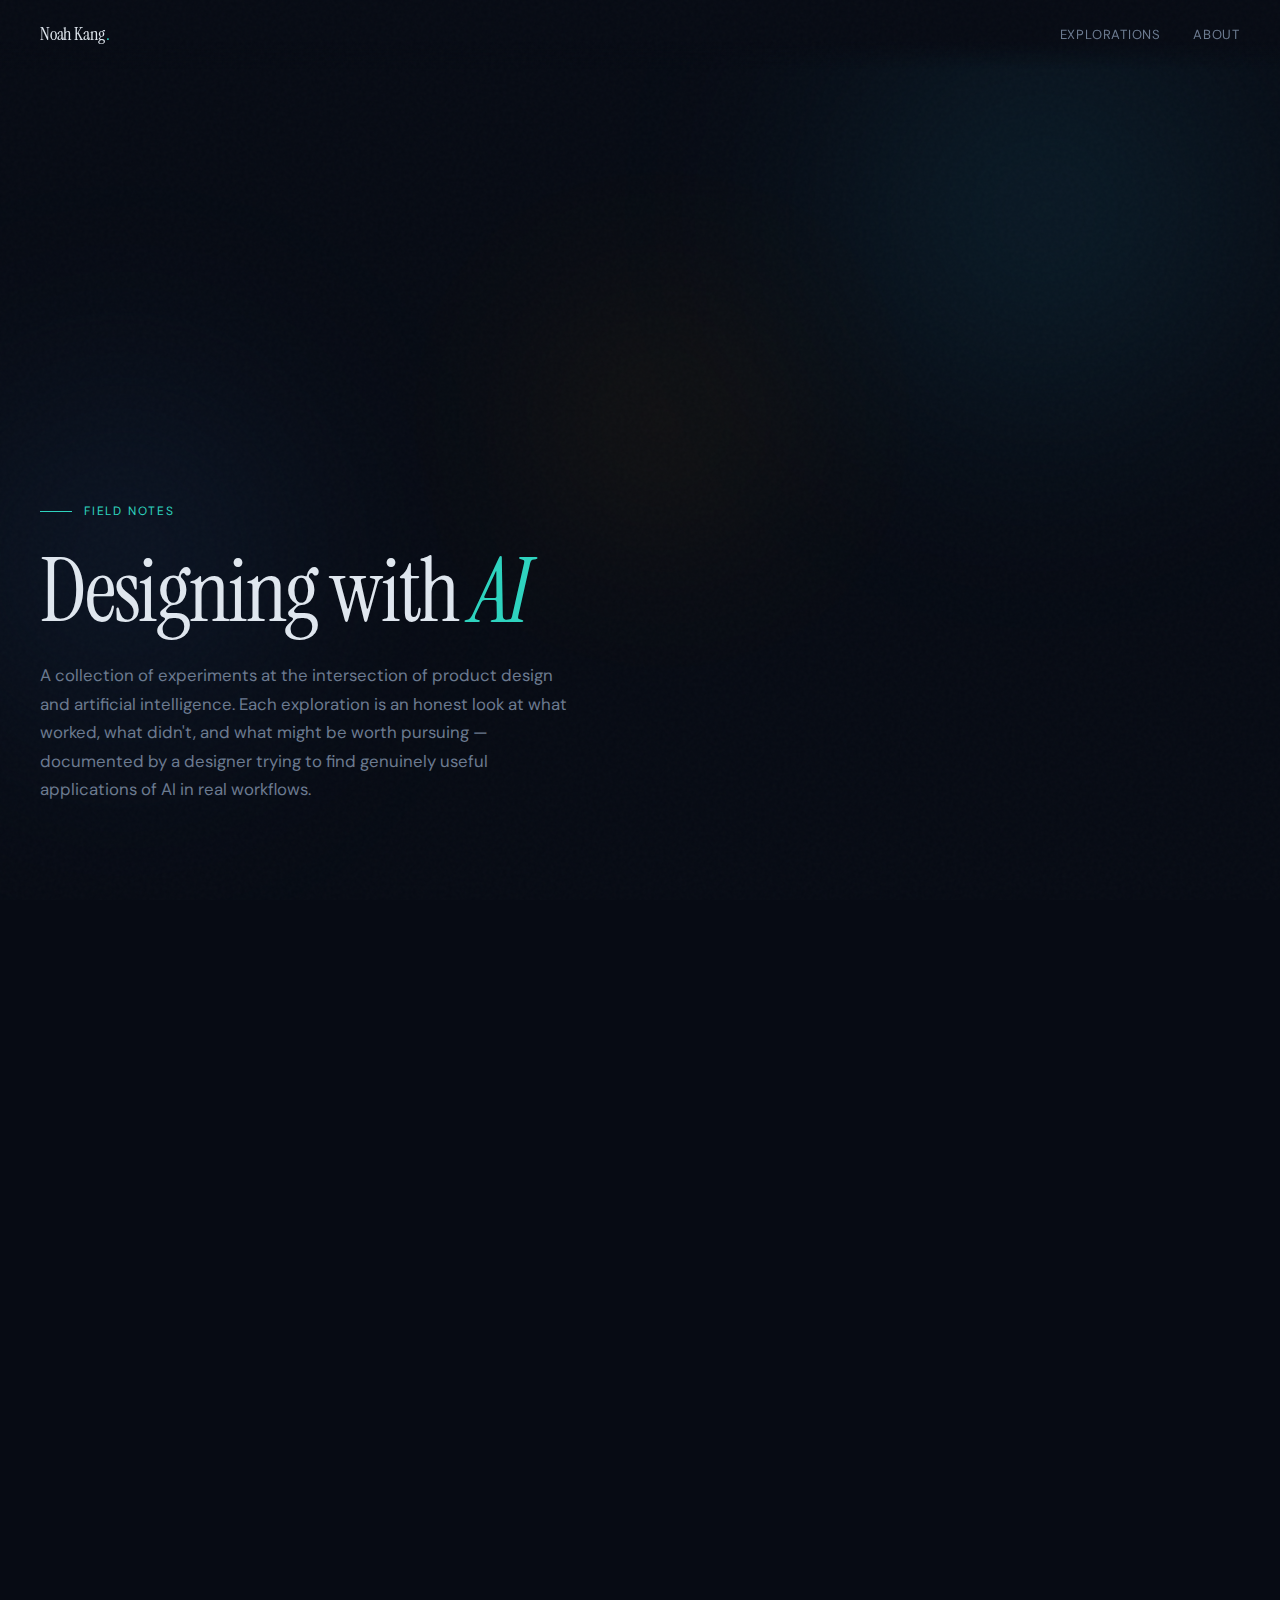
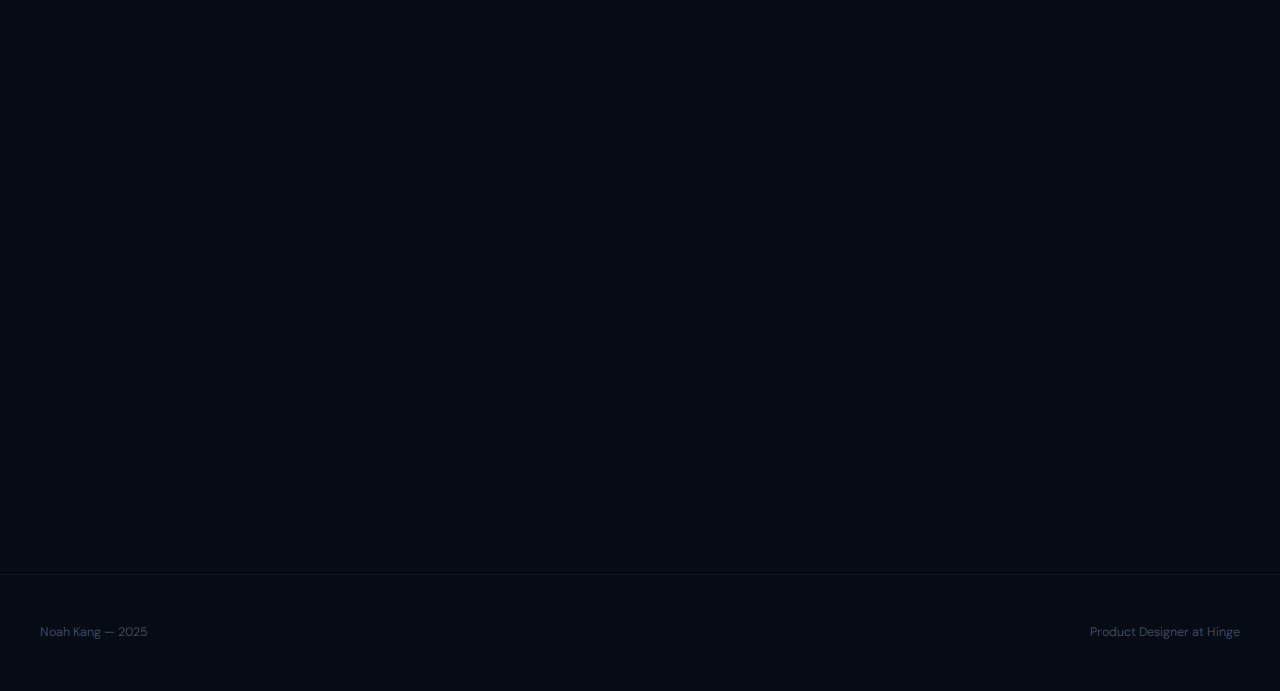
<file: ai-explorations.html>
<!DOCTYPE html>
<html lang="en">
<head>
<meta charset="UTF-8">
<meta name="viewport" content="width=device-width, initial-scale=1.0">
<title>AI Explorations — Noah Kang</title>
<link href="https://fonts.googleapis.com/css2?family=Instrument+Serif:ital@0;1&family=DM+Sans:ital,opsz,wght@0,9..40,300;0,9..40,400;0,9..40,500;0,9..40,600;1,9..40,400&display=swap" rel="stylesheet">
<style>
*, *::before, *::after { margin: 0; padding: 0; box-sizing: border-box; }

:root {
  --bg: #070b14;
  --surface: #0f1523;
  --card: #151d2e;
  --card-hover: #1a2540;
  --teal: #2dd4bf;
  --amber: #f0a500;
  --text: #e0e7ef;
  --text-muted: #6b7a90;
  --text-dim: #3a4a60;
  --serif: 'Instrument Serif', Georgia, serif;
  --sans: 'DM Sans', system-ui, sans-serif;
  --ease: cubic-bezier(0.22, 1, 0.36, 1);
}

html { scroll-behavior: smooth; }
body {
  background: var(--bg);
  color: var(--text);
  font-family: var(--sans);
  font-size: 16px;
  line-height: 1.6;
  overflow-x: hidden;
  -webkit-font-smoothing: antialiased;
}

/* --- Grain overlay --- */
body::after {
  content: '';
  position: fixed;
  inset: 0;
  pointer-events: none;
  z-index: 9999;
  opacity: 0.025;
  background-image: url("data:image/svg+xml,%3Csvg viewBox='0 0 256 256' xmlns='http://www.w3.org/2000/svg'%3E%3Cfilter id='n'%3E%3CfeTurbulence type='fractalNoise' baseFrequency='0.9' numOctaves='4' stitchTiles='stitch'/%3E%3C/filter%3E%3Crect width='100%25' height='100%25' filter='url(%23n)'/%3E%3C/svg%3E");
}

a { color: inherit; text-decoration: none; }

/* --- Page transitions --- */
#app { opacity: 1; transition: opacity 0.35s var(--ease); }
#app.transitioning { opacity: 0; }

/* --- Navigation --- */
nav {
  position: fixed;
  top: 0;
  left: 0;
  right: 0;
  z-index: 100;
  padding: 1.25rem 2.5rem;
  display: flex;
  justify-content: space-between;
  align-items: center;
  background: linear-gradient(to bottom, var(--bg) 60%, transparent);
  transition: transform 0.4s var(--ease);
}
nav .logo {
  font-family: var(--serif);
  font-size: 1.15rem;
  letter-spacing: -0.01em;
  cursor: pointer;
}
nav .logo span { color: var(--teal); }
nav .nav-links { display: flex; gap: 2rem; font-size: 0.82rem; letter-spacing: 0.06em; text-transform: uppercase; color: var(--text-muted); }
nav .nav-links a { transition: color 0.3s; }
nav .nav-links a:hover { color: var(--text); }

/* --- Hero --- */
.hero {
  position: relative;
  min-height: 100vh;
  display: flex;
  flex-direction: column;
  justify-content: flex-end;
  padding: 0 2.5rem 6rem;
  overflow: hidden;
}
.hero-gradient {
  position: absolute;
  inset: 0;
  z-index: 0;
  overflow: hidden;
}
.hero-gradient .orb {
  position: absolute;
  border-radius: 50%;
  filter: blur(100px);
  opacity: 0.35;
  transition: transform 2s var(--ease);
}
.hero-gradient .orb-1 {
  width: 600px; height: 600px;
  background: radial-gradient(circle, #164e63 0%, transparent 70%);
  top: -10%; right: -5%;
}
.hero-gradient .orb-2 {
  width: 500px; height: 500px;
  background: radial-gradient(circle, #1e3a5f 0%, transparent 70%);
  bottom: 10%; left: -10%;
}
.hero-gradient .orb-3 {
  width: 300px; height: 300px;
  background: radial-gradient(circle, rgba(240,165,0,0.4) 0%, transparent 70%);
  top: 30%; left: 40%;
}
.hero-content { position: relative; z-index: 1; max-width: 900px; }
.hero-label {
  font-size: 0.75rem;
  letter-spacing: 0.15em;
  text-transform: uppercase;
  color: var(--teal);
  margin-bottom: 1.5rem;
  display: flex;
  align-items: center;
  gap: 0.75rem;
}
.hero-label::before {
  content: '';
  width: 2rem;
  height: 1px;
  background: var(--teal);
}
.hero h1 {
  font-family: var(--serif);
  font-size: clamp(3rem, 7vw, 5.5rem);
  line-height: 1.05;
  letter-spacing: -0.025em;
  margin-bottom: 1.5rem;
  font-weight: 400;
}
.hero h1 em {
  font-style: italic;
  color: var(--teal);
}
.hero-desc {
  font-size: 1.05rem;
  line-height: 1.7;
  color: var(--text-muted);
  max-width: 540px;
}

/* --- Section titles --- */
.section-label {
  font-size: 0.7rem;
  letter-spacing: 0.18em;
  text-transform: uppercase;
  color: var(--text-dim);
  margin-bottom: 3rem;
  display: flex;
  align-items: center;
  gap: 1rem;
}
.section-label::after {
  content: '';
  flex: 1;
  height: 1px;
  background: var(--text-dim);
  opacity: 0.3;
}

/* --- Bento Grid --- */
.explorations {
  padding: 0 2.5rem 8rem;
}
.bento {
  display: grid;
  grid-template-columns: repeat(12, 1fr);
  gap: 1.25rem;
}
.bento-card {
  position: relative;
  border-radius: 1rem;
  background: var(--card);
  border: 1px solid rgba(255,255,255,0.04);
  overflow: hidden;
  cursor: pointer;
  transition: transform 0.5s var(--ease), border-color 0.5s var(--ease), background 0.5s var(--ease);
}
.bento-card:hover {
  transform: translateY(-4px);
  border-color: rgba(255,255,255,0.08);
  background: var(--card-hover);
}
.bento-card:nth-child(1) { grid-column: span 7; min-height: 380px; }
.bento-card:nth-child(2) { grid-column: span 5; min-height: 380px; }
.bento-card:nth-child(3) { grid-column: span 5; min-height: 340px; }
.bento-card:nth-child(4) { grid-column: span 7; min-height: 340px; }
.bento-card:nth-child(5) { grid-column: span 12; min-height: 320px; }

.card-inner {
  position: relative;
  height: 100%;
  padding: 2rem;
  display: flex;
  flex-direction: column;
  justify-content: flex-end;
  z-index: 1;
}
.card-glow {
  position: absolute;
  top: 0; right: 0;
  width: 60%;
  height: 60%;
  border-radius: 50%;
  filter: blur(80px);
  opacity: 0;
  transition: opacity 0.6s var(--ease);
  pointer-events: none;
}
.bento-card:hover .card-glow { opacity: 0.15; }
.bento-card:nth-child(1) .card-glow { background: var(--teal); }
.bento-card:nth-child(2) .card-glow { background: var(--amber); }
.bento-card:nth-child(3) .card-glow { background: #8b5cf6; }
.bento-card:nth-child(4) .card-glow { background: #f43f5e; }
.bento-card:nth-child(5) .card-glow { background: #e8652a; }

.card-number {
  font-family: var(--serif);
  font-size: 5rem;
  position: absolute;
  top: 1.25rem;
  right: 1.75rem;
  color: rgba(255,255,255,0.03);
  line-height: 1;
  transition: color 0.5s var(--ease);
}
.bento-card:hover .card-number { color: rgba(255,255,255,0.06); }

.card-meta {
  display: flex;
  align-items: center;
  gap: 0.75rem;
  margin-bottom: 1rem;
}
.card-status {
  font-size: 0.65rem;
  letter-spacing: 0.12em;
  text-transform: uppercase;
  padding: 0.3rem 0.7rem;
  border-radius: 100px;
  border: 1px solid;
}
.status-active { color: var(--teal); border-color: rgba(45,212,191,0.3); }
.status-completed { color: var(--amber); border-color: rgba(240,165,0,0.3); }
.status-exploring { color: #8b5cf6; border-color: rgba(139,92,246,0.3); }

.card-category {
  font-size: 0.65rem;
  letter-spacing: 0.1em;
  text-transform: uppercase;
  color: var(--text-dim);
}

.card-title {
  font-family: var(--serif);
  font-size: 1.75rem;
  line-height: 1.2;
  margin-bottom: 0.6rem;
  letter-spacing: -0.01em;
}
.card-tagline {
  font-size: 0.88rem;
  color: var(--text-muted);
  line-height: 1.5;
  max-width: 400px;
}
.card-arrow {
  position: absolute;
  bottom: 2rem;
  right: 2rem;
  width: 2.5rem;
  height: 2.5rem;
  border-radius: 50%;
  border: 1px solid rgba(255,255,255,0.08);
  display: flex;
  align-items: center;
  justify-content: center;
  transition: all 0.4s var(--ease);
  color: var(--text-muted);
}
.bento-card:hover .card-arrow {
  border-color: var(--teal);
  color: var(--teal);
  transform: translate(2px, -2px);
}

/* --- Detail Page --- */
.detail { padding: 0 2.5rem; }
.detail-hero {
  min-height: 50vh;
  display: flex;
  flex-direction: column;
  justify-content: flex-end;
  padding-bottom: 4rem;
  padding-top: 8rem;
  position: relative;
}
.detail-back {
  display: inline-flex;
  align-items: center;
  gap: 0.5rem;
  font-size: 0.78rem;
  letter-spacing: 0.08em;
  text-transform: uppercase;
  color: var(--text-muted);
  margin-bottom: 2rem;
  cursor: pointer;
  transition: color 0.3s;
}
.detail-back:hover { color: var(--teal); }
.detail-back svg { transition: transform 0.3s var(--ease); }
.detail-back:hover svg { transform: translateX(-3px); }

.detail-hero h1 {
  font-family: var(--serif);
  font-size: clamp(2.5rem, 5vw, 4rem);
  line-height: 1.1;
  letter-spacing: -0.02em;
  margin-bottom: 1rem;
}
.detail-hero .card-meta { margin-bottom: 1.5rem; }
.detail-hero-desc {
  font-size: 1.1rem;
  line-height: 1.7;
  color: var(--text-muted);
  max-width: 600px;
}

.detail-content {
  max-width: 720px;
  margin: 0 auto;
  padding-bottom: 8rem;
}
.detail-section {
  margin-bottom: 4rem;
}
.detail-section h2 {
  font-family: var(--serif);
  font-size: 1.6rem;
  margin-bottom: 1rem;
  letter-spacing: -0.01em;
}
.detail-section h2 .num {
  color: var(--text-dim);
  font-size: 0.85rem;
  margin-right: 0.75rem;
  font-family: var(--sans);
  letter-spacing: 0.05em;
}
.detail-section p, .detail-section li {
  color: var(--text-muted);
  line-height: 1.8;
  font-size: 0.95rem;
}
.detail-section ul {
  list-style: none;
  padding: 0;
}
.detail-section li {
  padding-left: 1.25rem;
  position: relative;
  margin-bottom: 0.4rem;
}
.detail-section li::before {
  content: '';
  position: absolute;
  left: 0;
  top: 0.7rem;
  width: 5px;
  height: 5px;
  border-radius: 50%;
  background: var(--text-dim);
}
.tech-pills {
  display: flex;
  flex-wrap: wrap;
  gap: 0.5rem;
  margin-top: 1rem;
}
.tech-pill {
  font-size: 0.75rem;
  padding: 0.35rem 0.85rem;
  border-radius: 100px;
  background: rgba(255,255,255,0.04);
  border: 1px solid rgba(255,255,255,0.06);
  color: var(--text-muted);
}
.detail-divider {
  width: 3rem;
  height: 1px;
  background: var(--text-dim);
  opacity: 0.3;
  margin: 4rem 0;
}

/* --- Scroll animations --- */
.reveal {
  opacity: 0;
  transform: translateY(30px);
  transition: opacity 0.7s var(--ease), transform 0.7s var(--ease);
}
.reveal.visible {
  opacity: 1;
  transform: translateY(0);
}
.reveal-delay-1 { transition-delay: 0.1s; }
.reveal-delay-2 { transition-delay: 0.2s; }
.reveal-delay-3 { transition-delay: 0.3s; }
.reveal-delay-4 { transition-delay: 0.4s; }

/* --- Footer --- */
footer {
  padding: 3rem 2.5rem;
  border-top: 1px solid rgba(255,255,255,0.04);
  display: flex;
  justify-content: space-between;
  align-items: center;
  font-size: 0.78rem;
  color: var(--text-dim);
}

/* --- Responsive --- */
@media (max-width: 768px) {
  nav { padding: 1rem 1.5rem; }
  nav .nav-links { display: none; }
  .hero { padding: 0 1.5rem 4rem; }
  .explorations { padding: 0 1.5rem 4rem; }
  .bento { grid-template-columns: 1fr; }
  .bento-card:nth-child(n) { grid-column: span 1; min-height: 280px; }
  .detail { padding: 0 1.5rem; }
  .detail-content { padding-bottom: 4rem; }
  footer { padding: 2rem 1.5rem; flex-direction: column; gap: 0.5rem; }
}
</style>
</head>
<body>

<nav>
  <div class="logo" onclick="navigate('')">Noah Kang <span>.</span></div>
  <div class="nav-links">
    <a href="#" onclick="navigate(''); return false;">Explorations</a>
    <a href="#about" onclick="return false;">About</a>
  </div>
</nav>

<div id="app"></div>

<script>
const EXPLORATIONS = [
  {
    id: 'design-bot',
    number: '01',
    title: 'Design Bot',
    tagline: 'Async Figma generation through Slack — turning natural-language briefs into production mockups.',
    status: 'active',
    statusLabel: 'Active',
    category: 'Slack + Figma + Claude',
    overview: `A Slack bot that converts natural-language design briefs into Figma mockups, asynchronously. Designers DM the bot with a request, select a product target — Toolbox, Hinge App, Custom, or FigJam — and receive a Figma design link back, typically within minutes. The bot uses a multi-pass workflow for Hinge screens (REF → BUILD → POLISH) that matches requests against a screen catalog, sets up Original/Proposed frames, then iteratively refines the output.`,
    tech: ['Node.js', 'Slack Bolt', 'Claude API', 'Figma MCP', 'Railway', 'AWS Lambda'],
    techDesc: `Built on Node.js with the Slack Bolt framework, hosted on Railway via Docker. The handler spawns a Claude Code CLI subprocess, passing the design brief as a system prompt. Claude calls Figma MCP tools to read reference files, create new pages and frames, apply components and styles. AWS Lambda handles webhook processing for async flows.`,
    impact: `Genuinely useful for rapid first-pass design generation, especially for repetitive screen patterns and when you need to quickly explore a direction before investing design time. The multi-pass workflow produces surprisingly coherent layouts. However, it is not a replacement for intentional design — it is more of a "get me 80% of the way there" tool that removes the blank-canvas problem.`,
    blockers: [
      'Figma MCP token expires every ~90 days, requiring manual Lambda env var update',
      'No image support yet — users must paste document text directly instead of sharing links',
      'Tool call caps (15–40 per request) needed to prevent runaway loops, which limits complexity',
      'Socket Mode only — no inbound HTTP, which complicates some integration patterns'
    ],
    nextSteps: `Image attachment support is the highest-priority gap. Exploring whether a more persistent Figma session (rather than per-request subprocess spawning) could improve token management and reduce cold-start latency. Also investigating whether the multi-pass workflow could be extended to support more granular design system compliance checking.`
  },
  {
    id: 'mock-hat',
    number: '02',
    title: 'Mock Hat',
    tagline: 'A safe, zero-risk prototyping environment with fabricated data and public cloud tunnels.',
    status: 'completed',
    statusLabel: 'Completed',
    category: 'Prototyping + MSW + Tunnels',
    overview: `A self-contained, browser-only mock version of Toolbox — Hinge's internal trust & safety moderation application — built for design reviews and stakeholder testing. It runs entirely in-browser with zero backend communication. Stakeholders can open a temporary public URL, interact with realistic-looking moderation screens, and give feedback on new features — all without needing VPN access, Okta credentials, or any development setup.`,
    tech: ['React 18', 'Redux', 'MSW', 'Vite', 'Cloudflare Tunnel', 'TypeScript'],
    techDesc: `Mock Service Worker (MSW) sits between React and the network stack, intercepting every fetch() call before it leaves the browser. All requests to a fake API domain are caught and routed to JavaScript handlers returning fabricated JSON. 39 completely fictional user profiles with dummy data are hardcoded. Cloudflare Tunnel exposes the Vite dev server through a temporary public URL that dies when the process stops.`,
    impact: `Extremely useful. This single tool changed how the design team reviews work. Before Mock Hat, showing a new Toolbox feature to a PM or stakeholder meant either a screen recording, a Figma prototype (static, limited), or asking engineering to spin up a staging environment. Now, a designer can hand someone a link and say "click around." The fidelity of feedback improved dramatically because people could interact with real UI patterns, not approximations.`,
    blockers: [
      'Completely separate branch and build config from production — keeping it in sync requires manual effort',
      'All API responses are hardcoded and static — no dynamic behavior beyond search filtering',
      'Limited to 39 mock profiles, which does not represent real-world data volumes or edge cases',
      'Split.io feature flags run in offline mode with all flags forced on — cannot test flag-dependent flows'
    ],
    nextSteps: `Exploring whether MSW handlers could be auto-generated from OpenAPI specs to reduce the sync burden. Also considering a lightweight recording mode that captures real API responses (sanitized) to create more realistic mock data sets. The Cloudflare Tunnel approach works well enough that other teams have asked about replicating it.`
  },
  {
    id: 'toolbox-skills',
    number: '03',
    title: 'Toolbox Design Skills',
    tagline: 'Claude skills that generate Figma designs matching the real Toolbox visual system.',
    status: 'exploring',
    statusLabel: 'Exploring',
    category: 'Claude Skills + Design Systems',
    overview: `A set of Claude skills — toolbox-figma and product-lifecycle — that generate Figma designs matching the real Toolbox visual style. These skills reference live design systems, import real MUI components, apply design tokens, and use auto-layout to produce designs that are structurally consistent with production. The product-lifecycle skill goes further, managing features from PRD analysis through design exploration, design audit, and implementation.`,
    tech: ['Claude Skills', 'Figma MCP', 'MUI Components', 'Design Tokens'],
    techDesc: `The toolbox-figma skill contains detailed workflow documentation for 6 core moderation tools (Shield queue, Ruth appeals, First Responder triage, AI Scam Analysis, etc.), including layout patterns and moderator actions. It maps real component keys for buttons, selects, and chips. The product-lifecycle skill orchestrates a 6-phase workflow, launching parallel agents for component discovery, design direction generation, and design system compliance checks.`,
    impact: `Useful for rapid variant generation when exploring design directions — particularly when the design space is well-defined (e.g., "show me three layouts for the appeal summary panel"). Less useful for genuinely novel design problems where the skill's embedded patterns become constraints rather than accelerators. The product-lifecycle orchestration is ambitious and promising but still requires significant designer oversight at each phase gate.`,
    blockers: [
      'Skills encode assumptions about Toolbox UI patterns that become stale as the product evolves',
      'Design system compliance checking is rule-based, not visual — it can miss spatial and compositional issues',
      'The 6-phase lifecycle workflow is complex enough that debugging failures requires understanding the full orchestration',
      'MUI component mapping requires manual updates when the design system ships new components'
    ],
    nextSteps: `Investigating whether skills could dynamically read the current design system state rather than relying on hardcoded component maps. Also exploring a feedback loop where designers can flag quality issues in generated designs, and those corrections get incorporated into the skill's future output.`
  },
  {
    id: 'ios-skills',
    number: '04',
    title: 'Hinge iOS Design Skills',
    tagline: 'Bridging Figma design specs and iOS implementation patterns for the Hinge user app.',
    status: 'exploring',
    statusLabel: 'Exploring',
    category: 'iOS + Figma + Claude Skills',
    overview: `Two Claude skills — spark-ui and spark-figma — built for iOS design work on the Hinge User App. spark-ui targets the UIKit + VIPER architecture, implementing minimum required states (happy, loading, error, empty, disabled) for each screen. spark-figma extracts design specifications from Figma files covering the design refresh phases. Together, they create a bridge between what designers spec in Figma and what engineers need to implement in Swift.`,
    tech: ['Claude Skills', 'Figma MCP', 'UIKit', 'VIPER Architecture', 'Notion API'],
    techDesc: `spark-ui follows a 3-phase workflow: Notion research (design requirements and context) → Figma extraction (design specs, states, and interaction patterns) → Repo discovery (component inventory and existing patterns). spark-figma uses a staged retrieval strategy to find the smallest relevant frame sets while preserving variant states and edge cases. Both skills are scope-aware, searching across Hinge modules contextually.`,
    impact: `Genuinely bridges a gap that has historically caused friction between design and engineering. When a designer specs a screen in Figma, important implementation details (state handling, edge cases, animation specs) often get lost in translation. These skills formalize that handoff by extracting structured requirements from Figma and mapping them to the codebase's actual component patterns. Early results are promising, but the quality depends heavily on how well-structured the Figma files are.`,
    blockers: [
      'VIPER architecture adds complexity — the skills need to understand module boundaries and routing',
      'Figma file structure varies between designers, making reliable extraction fragile',
      'Notion integration requires stable page structures that can break when docs are reorganized',
      'State coverage (happy/loading/error/empty/disabled) is necessary but not sufficient for complex flows'
    ],
    nextSteps: `Exploring whether the skills can generate interactive state-transition diagrams from Figma specs, giving engineers a clearer picture of flow logic. Also investigating tighter integration with the Hinge design system's Figma library so that component detection is more reliable across different designers' file structures.`
  },
  {
    id: 'aapi-erg',
    number: '05',
    title: 'AAPI Heritage Site',
    tagline: 'A full heritage month website for Hinge\'s AAPI ERG — built end-to-end with AI-assisted design and code generation.',
    status: 'completed',
    statusLabel: 'Completed',
    category: 'Frontend Design + Claude Skills',
    overview: `A celebratory website for Hinge's AAPI (Asian American and Pacific Islander) Employee Resource Group, built to showcase AAPI Heritage Month in NYC. The site features curated content across five sections — food guides with interactive maps, an events calendar, book recommendations, a cultural holiday calendar spanning the year, and resources on loneliness in AAPI communities. What makes this exploration notable is the build process: the entire site was generated using the frontend-design Claude skill, with a Figma mood board of visual references as the design input — no manual design phase, no Figma comps, straight from inspiration to production code.`,
    tech: ['Claude Skills', 'Frontend Design Skill', 'Vanilla JS', 'Leaflet.js', 'Google Fonts', 'Figma MCP'],
    techDesc: `The build process started with a Figma file containing curated screenshots as a mood board — Japanese architecture, watercolor landscapes, cherry blossoms, neon cityscapes, ukiyo-e wave patterns, and travel app UI references. This was fed to the frontend-design skill as visual context alongside the content requirements. The skill generated ~2,600 lines of vanilla JavaScript with no build system or framework dependencies. Leaflet.js handles interactive restaurant maps. The typography stack (Noto Serif JP, Inter, Cinzel) and color system (culture-coded: orange for East Asian, gold for South Asian, teal for Southeast Asian, purple for Persian/Central Asian) were derived from the mood board's aesthetic direction. SVG seigaiha wave textures and floating petal animations add atmospheric depth.`,
    impact: `This was the most convincing demonstration of AI-assisted design-to-code so far. The site went from a mood board to a fully functional, visually rich website in a single session — something that would typically involve separate design exploration, Figma iteration, and front-end development phases. The output was good enough to ship directly to the ERG without significant manual refinement. The culture-coded color system and atmospheric animations (floating petals, wave textures) gave it a level of polish that felt intentional and designed, not generated. The ERG received it enthusiastically, which validated the approach for internal projects where speed matters more than pixel-perfect brand compliance.`,
    blockers: [
      'The mood board approach works well for establishing tone but gives less precise control than proper Figma comps',
      'At ~2,600 lines of vanilla JS, the output is harder to maintain than a component-based framework would be',
      'Restaurant and event data is hardcoded — updating content requires editing source files directly',
      'The skill occasionally made aesthetic choices that needed manual correction (color contrast, spacing edge cases)',
      'Leaflet map tiles depend on external CDN availability'
    ],
    nextSteps: `Exploring whether this mood-board-to-site workflow could become a repeatable pattern for other ERG events and internal microsites. The key question is whether the frontend-design skill can reliably translate visual references into cohesive design systems, or whether this worked because the AAPI aesthetic (rich textures, warm tones, layered compositions) happened to play to the skill's strengths. Also considering whether a lightweight CMS layer could make the content editable by non-engineers.`
  }
];

function statusClass(s) {
  return s === 'active' ? 'status-active' : s === 'completed' ? 'status-completed' : 'status-exploring';
}

function renderHome() {
  return `
    <section class="hero">
      <div class="hero-gradient">
        <div class="orb orb-1" id="orb1"></div>
        <div class="orb orb-2" id="orb2"></div>
        <div class="orb orb-3" id="orb3"></div>
      </div>
      <div class="hero-content">
        <div class="hero-label reveal">Field Notes</div>
        <h1 class="reveal reveal-delay-1">Designing with <em>AI</em></h1>
        <p class="hero-desc reveal reveal-delay-2">
          A collection of experiments at the intersection of product design and artificial intelligence.
          Each exploration is an honest look at what worked, what didn't, and what might be worth pursuing —
          documented by a designer trying to find genuinely useful applications of AI in real workflows.
        </p>
      </div>
    </section>

    <section class="explorations">
      <div class="section-label reveal">Explorations</div>
      <div class="bento">
        ${EXPLORATIONS.map((e, i) => `
          <div class="bento-card reveal reveal-delay-${i + 1}" onclick="navigate('${e.id}')">
            <div class="card-glow"></div>
            <div class="card-number">${e.number}</div>
            <div class="card-inner">
              <div class="card-meta">
                <span class="card-status ${statusClass(e.status)}">${e.statusLabel}</span>
                <span class="card-category">${e.category}</span>
              </div>
              <h3 class="card-title">${e.title}</h3>
              <p class="card-tagline">${e.tagline}</p>
            </div>
            <div class="card-arrow">
              <svg width="14" height="14" fill="none" stroke="currentColor" stroke-width="1.5" viewBox="0 0 24 24">
                <path d="M7 17L17 7M17 7H7M17 7v10"/>
              </svg>
            </div>
          </div>
        `).join('')}
      </div>
    </section>

    <footer>
      <span>Noah Kang — 2025</span>
      <span>Product Designer at Hinge</span>
    </footer>
  `;
}

function renderDetail(id) {
  const e = EXPLORATIONS.find(x => x.id === id);
  if (!e) return renderHome();

  return `
    <section class="detail">
      <div class="detail-hero">
        <div class="detail-back reveal" onclick="navigate('')">
          <svg width="16" height="16" fill="none" stroke="currentColor" stroke-width="1.5" viewBox="0 0 24 24">
            <path d="M19 12H5M5 12l6-6M5 12l6 6"/>
          </svg>
          Back to explorations
        </div>
        <div class="card-meta reveal reveal-delay-1">
          <span class="card-status ${statusClass(e.status)}">${e.statusLabel}</span>
          <span class="card-category">${e.category}</span>
        </div>
        <h1 class="reveal reveal-delay-1">${e.title}</h1>
        <p class="detail-hero-desc reveal reveal-delay-2">${e.tagline}</p>
      </div>

      <div class="detail-content">
        <div class="detail-section reveal">
          <h2><span class="num">01</span>Overview</h2>
          <p>${e.overview}</p>
        </div>

        <div class="detail-divider reveal"></div>

        <div class="detail-section reveal">
          <h2><span class="num">02</span>Technology</h2>
          <p>${e.techDesc}</p>
          <div class="tech-pills">
            ${e.tech.map(t => `<span class="tech-pill">${t}</span>`).join('')}
          </div>
        </div>

        <div class="detail-divider reveal"></div>

        <div class="detail-section reveal">
          <h2><span class="num">03</span>Impact & Usefulness</h2>
          <p>${e.impact}</p>
        </div>

        <div class="detail-divider reveal"></div>

        <div class="detail-section reveal">
          <h2><span class="num">04</span>Blockers & Challenges</h2>
          <ul>
            ${e.blockers.map(b => `<li>${b}</li>`).join('')}
          </ul>
        </div>

        <div class="detail-divider reveal"></div>

        <div class="detail-section reveal">
          <h2><span class="num">05</span>Next Steps</h2>
          <p>${e.nextSteps}</p>
        </div>
      </div>
    </section>

    <footer>
      <span>Noah Kang — 2025</span>
      <span>Product Designer at Hinge</span>
    </footer>
  `;
}

// --- Router ---
const app = document.getElementById('app');

function navigate(route) {
  app.classList.add('transitioning');
  setTimeout(() => {
    window.location.hash = route;
  }, 350);
}

function render() {
  const hash = window.location.hash.slice(1);
  app.innerHTML = hash ? renderDetail(hash) : renderHome();
  app.classList.remove('transitioning');
  window.scrollTo(0, 0);
  observeReveals();
  if (!hash) initOrbs();
}

window.addEventListener('hashchange', render);
render();

// --- Scroll reveal ---
function observeReveals() {
  const observer = new IntersectionObserver((entries) => {
    entries.forEach(entry => {
      if (entry.isIntersecting) {
        entry.target.classList.add('visible');
        observer.unobserve(entry.target);
      }
    });
  }, { threshold: 0.1, rootMargin: '0px 0px -40px 0px' });

  document.querySelectorAll('.reveal').forEach(el => observer.observe(el));
}

// --- Orb parallax ---
function initOrbs() {
  const orb1 = document.getElementById('orb1');
  const orb2 = document.getElementById('orb2');
  const orb3 = document.getElementById('orb3');
  if (!orb1) return;

  document.addEventListener('mousemove', (e) => {
    const x = (e.clientX / window.innerWidth - 0.5) * 2;
    const y = (e.clientY / window.innerHeight - 0.5) * 2;
    orb1.style.transform = `translate(${x * 30}px, ${y * 20}px)`;
    orb2.style.transform = `translate(${x * -20}px, ${y * -25}px)`;
    orb3.style.transform = `translate(${x * 15}px, ${y * -10}px)`;
  });
}
</script>
</body>
</html>
</file>
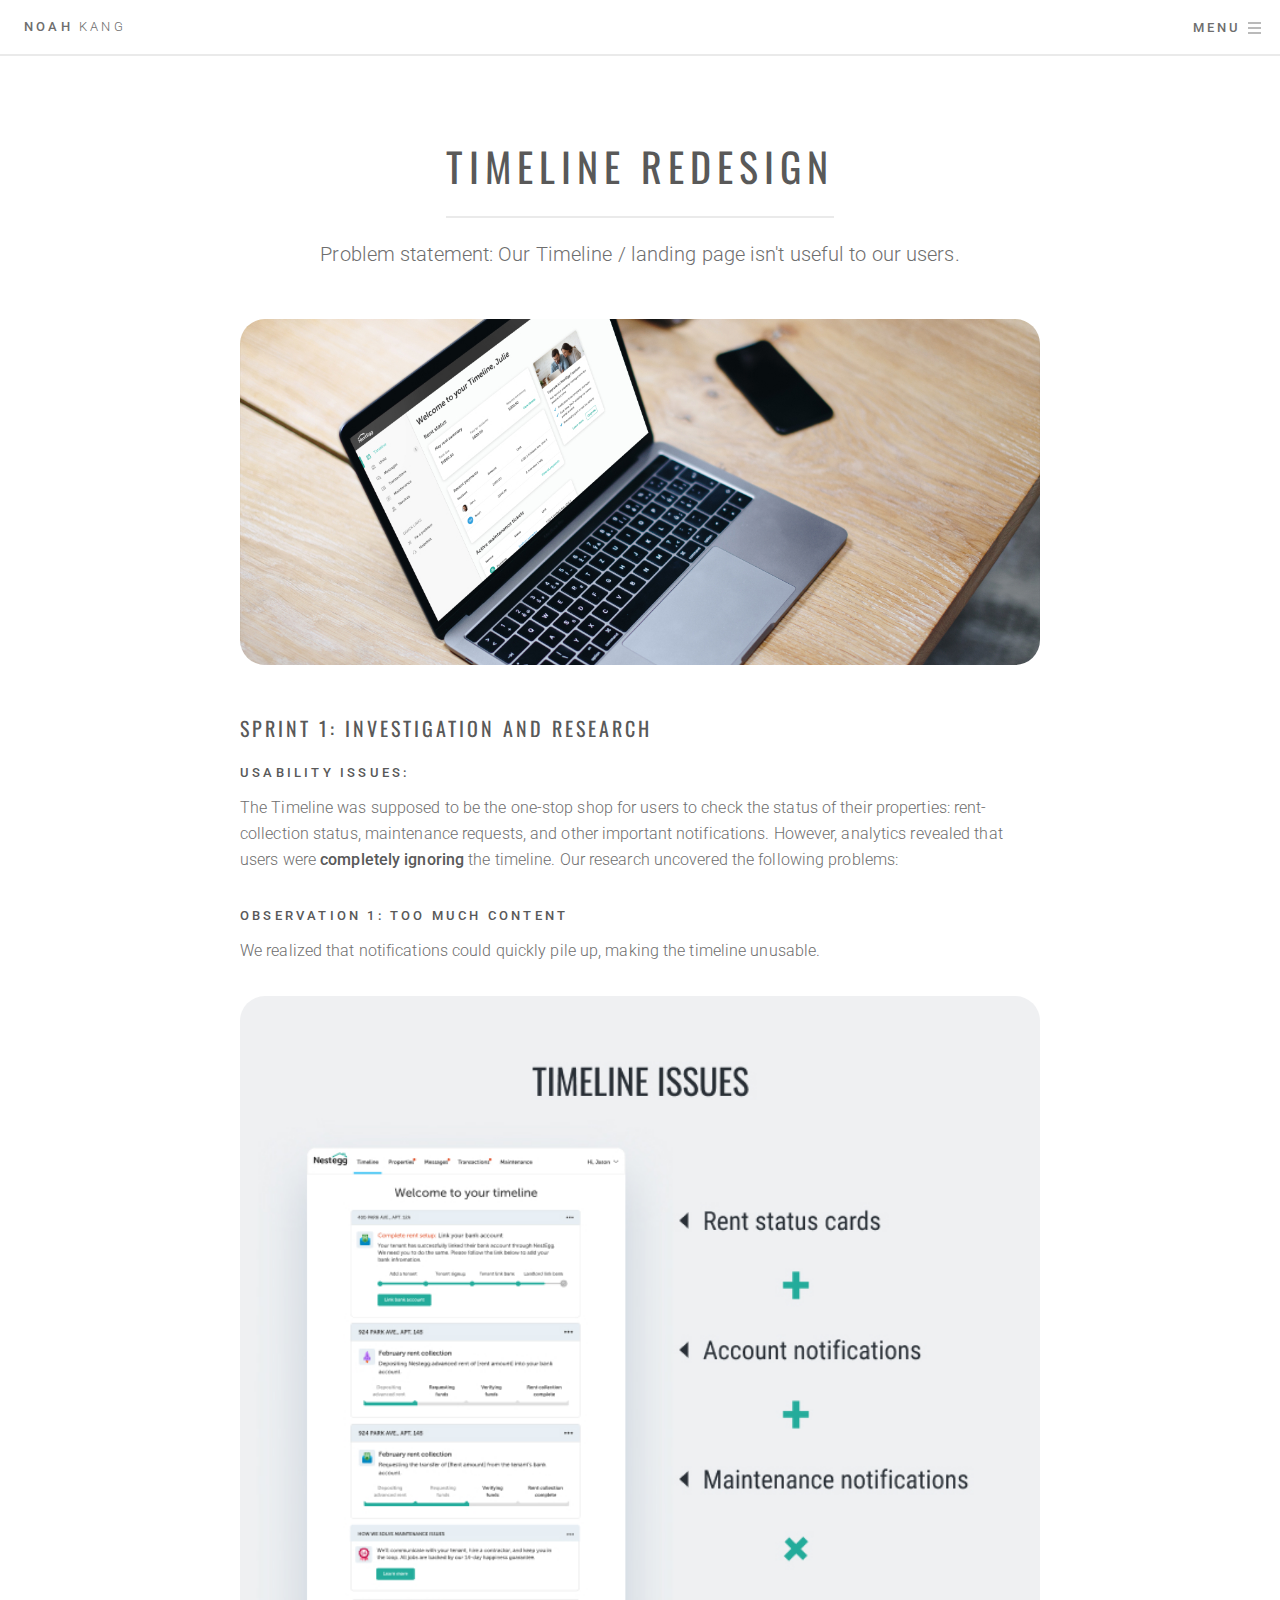
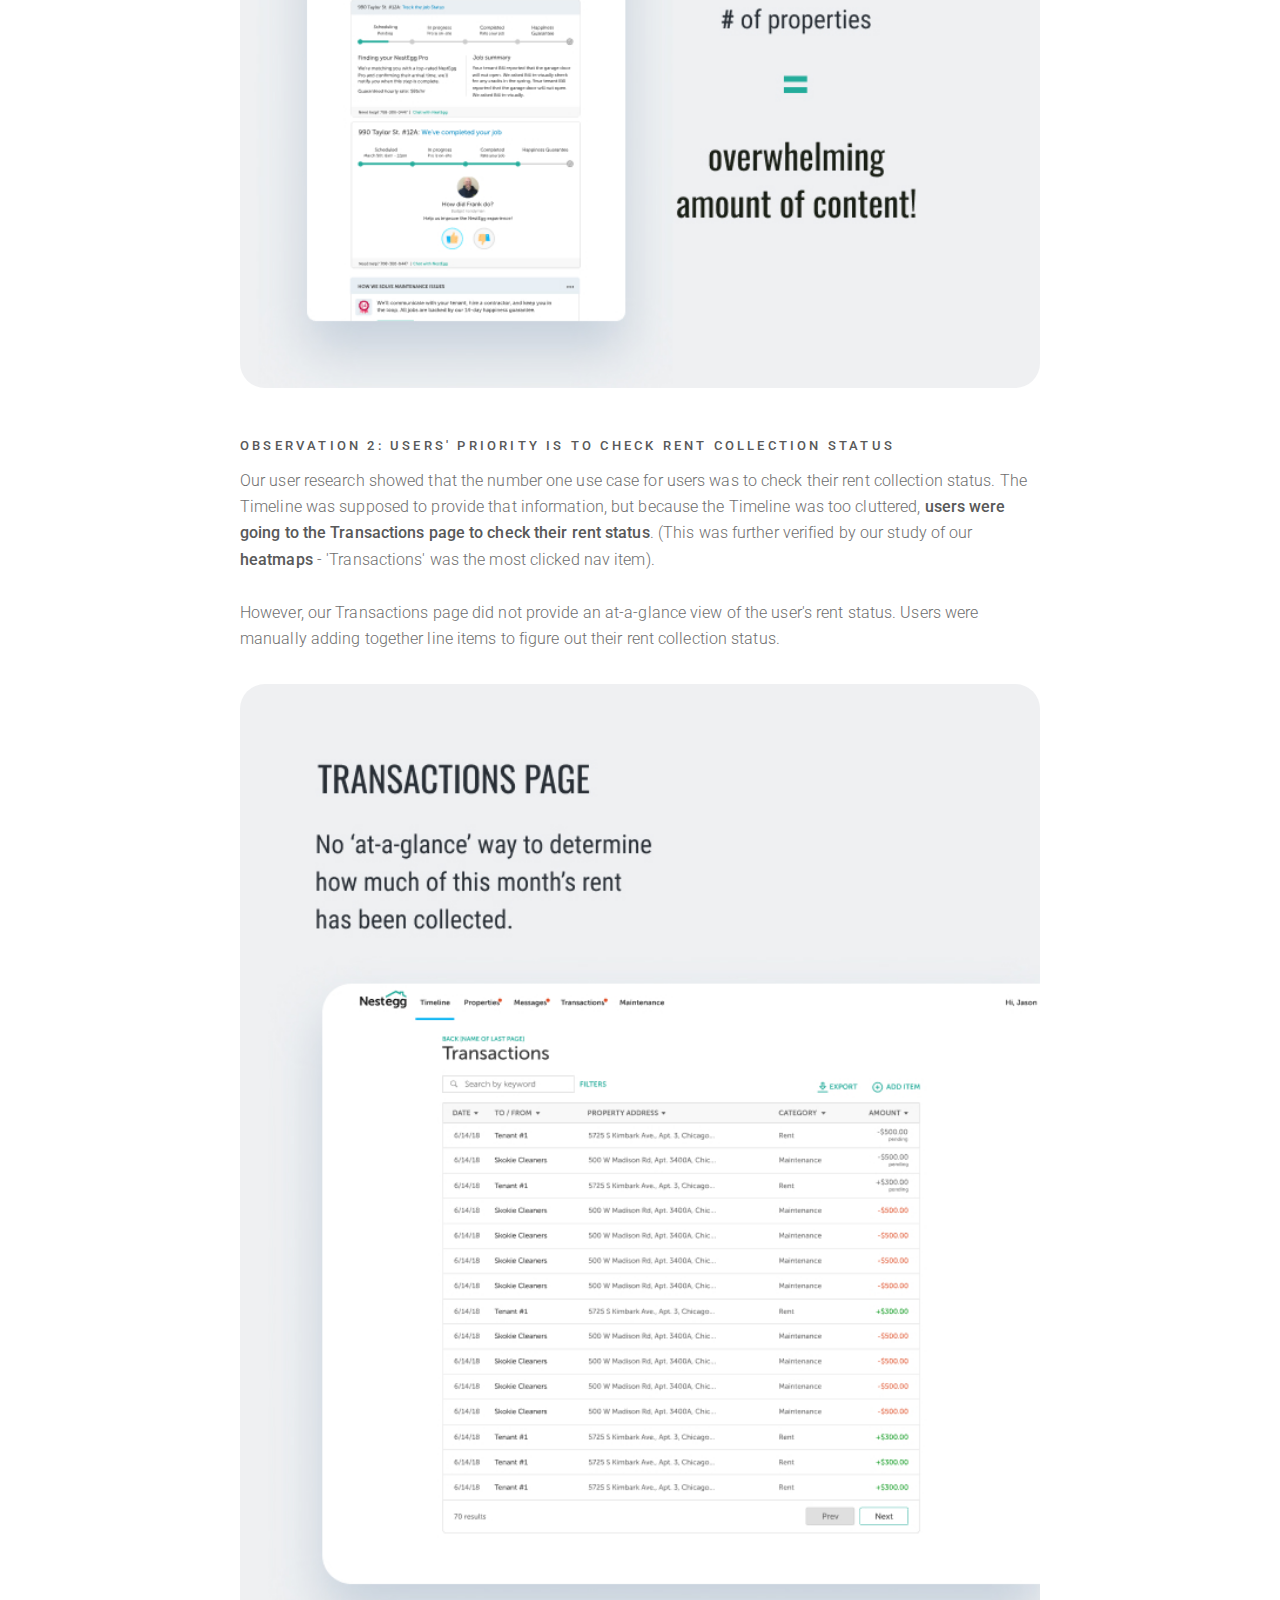
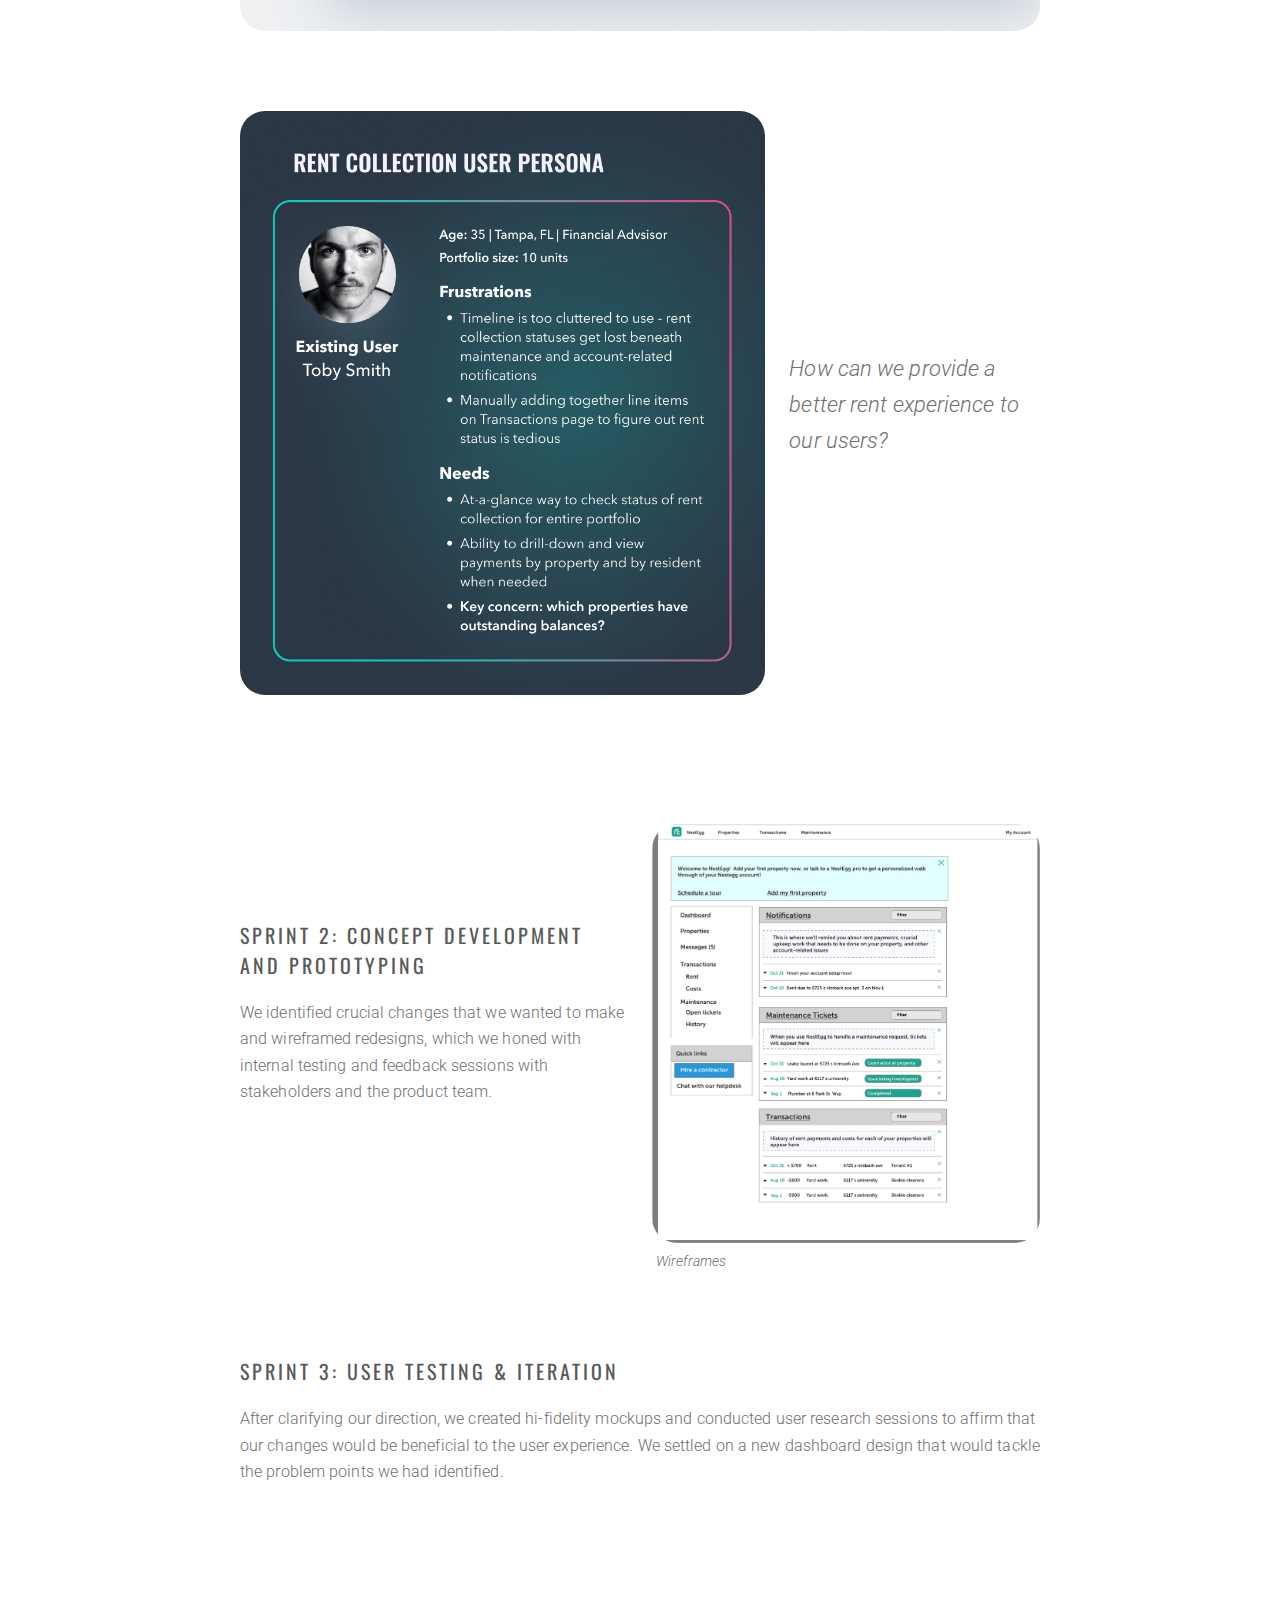
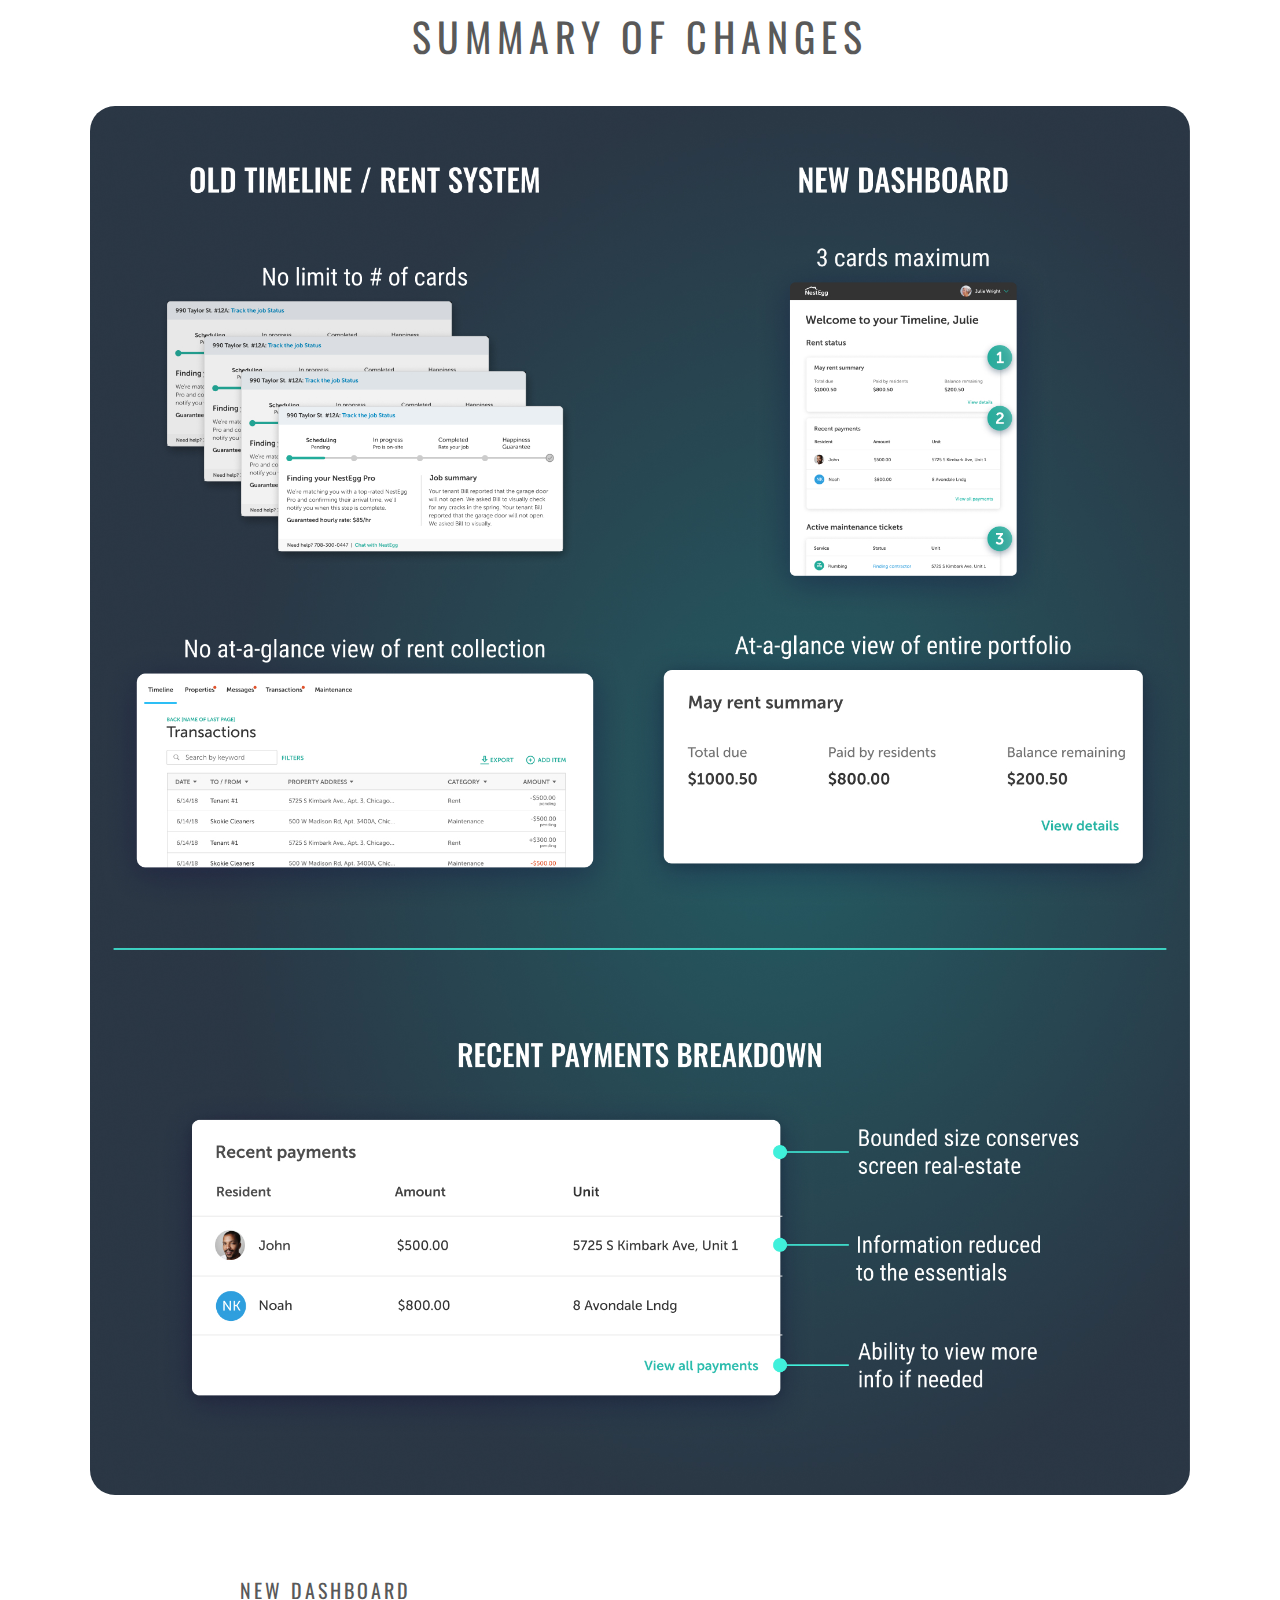
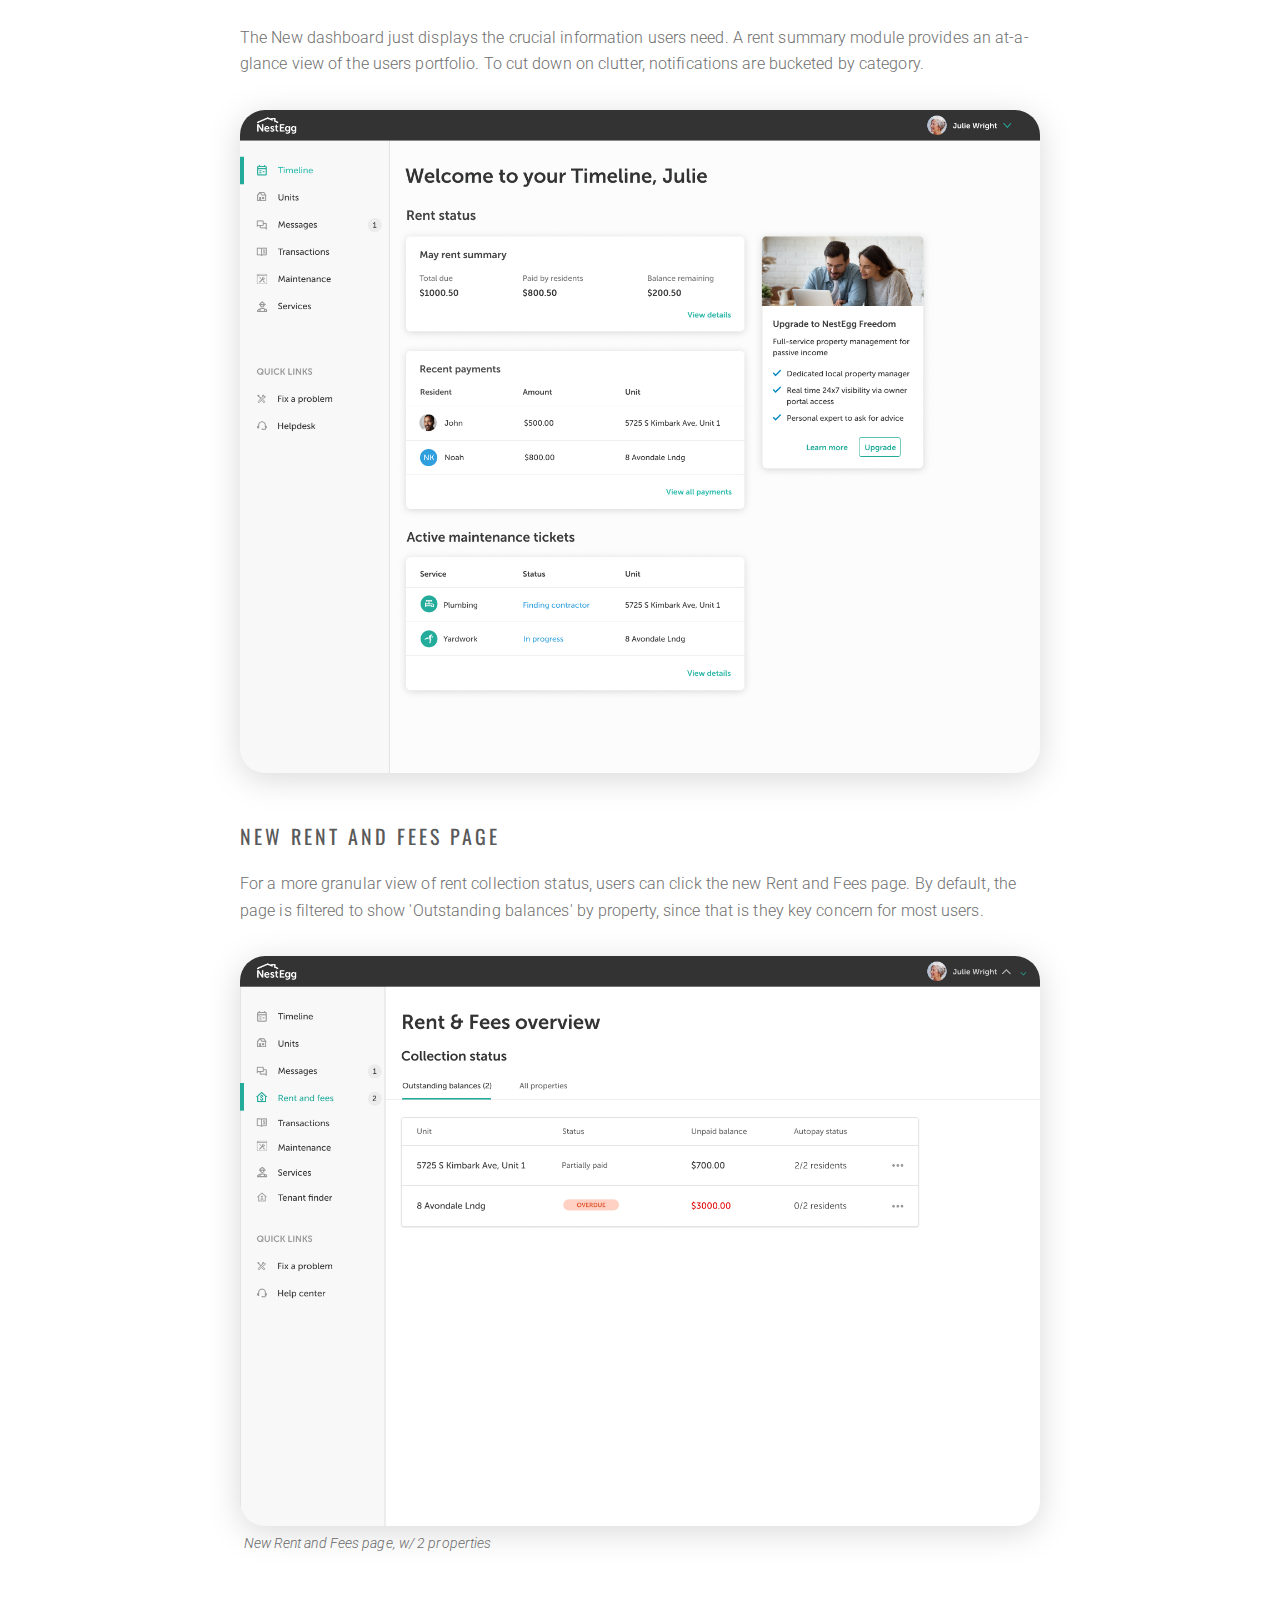
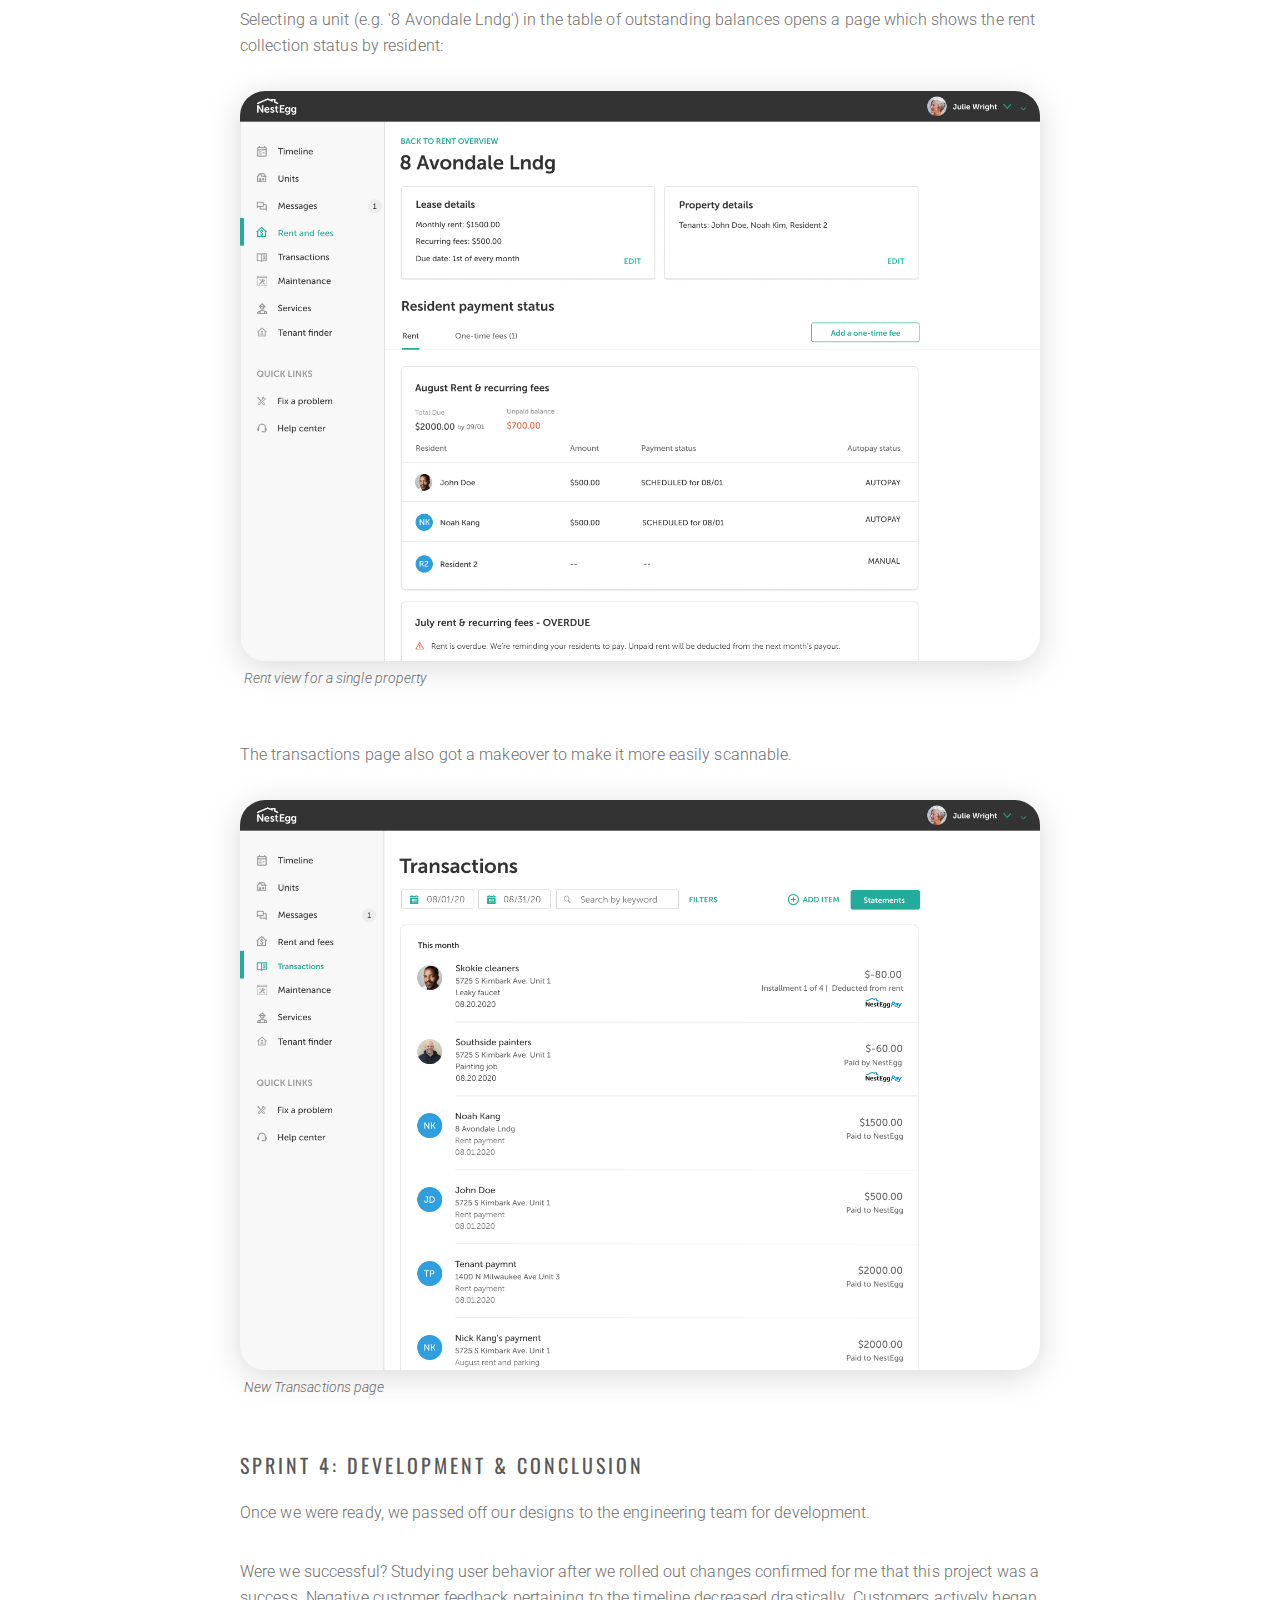
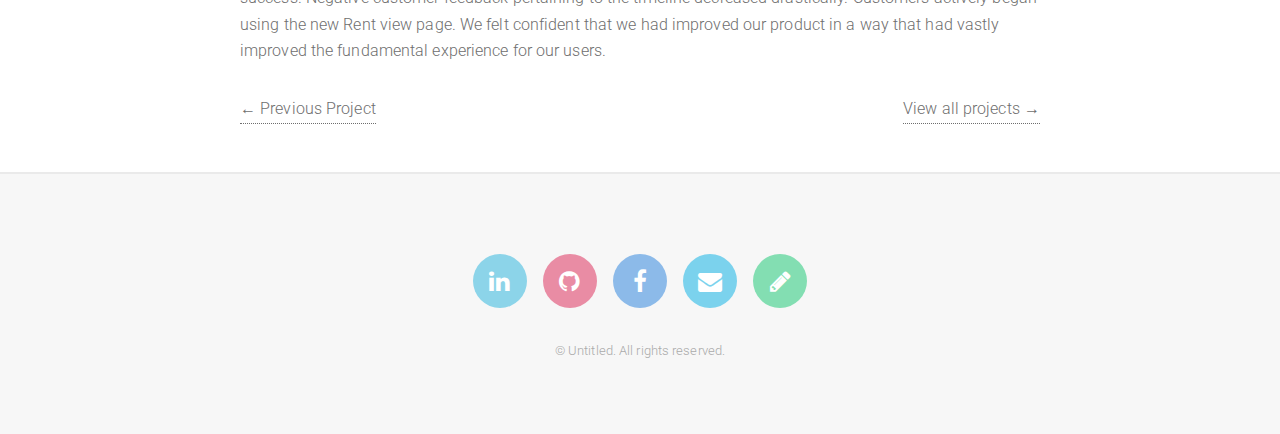
<file: dashboard.html>
<!DOCTYPE HTML>
<!--
	Formula by Pixelarity
	pixelarity.com | hello@pixelarity.com
	License: pixelarity.com/license
-->
<html>
	<head>
		<title>maintenance project</title>
		<meta charset="utf-8" />
		<meta name="viewport" content="width=device-width, initial-scale=1" />
		<!--[if lte IE 8]><script src="assets/js/ie/html5shiv.js"></script><![endif]-->
		<link rel="stylesheet" href="assets/css/main.css" />
		<!--[if lte IE 9]><link rel="stylesheet" href="assets/css/ie9.css" /><![endif]-->
		<!--[if lte IE 8]><link rel="stylesheet" href="assets/css/ie8.css" /><![endif]-->
	</head>
	<body>

		<!-- Page Wrapper -->
			<div id="page-wrapper">

				<!-- Header -->
					<header id="header">
						<a href="index.html" class="logo">NOAH <span>KANG</span></a>
						<nav>
							<ul>
								<li><a href="#menu">Menu</a></li>
							</ul>
						</nav>
					</header>

				<!-- Menu -->
					<nav id="menu">
						<ul class="links">
							<li><a href="index.html">Home</a></li>
							<li><a href="about.html">About</a></li>
						</ul>
					</nav>

				<!-- Wrapper -->
					<div id="wrapper">

						<!-- Main -->
							<section id="main" class="main">
								<div class="inner project-inner">
									<header class="major">
										<h1>Timeline Redesign</h1>
										<p class="subtitle">Problem statement: Our Timeline / landing page isn't useful to our users.</h2>
									</header>
									<span class="image main"><img src="images/new-dashboard-hero.jpg" alt="" /></span>
									<h2>SPRINT 1: investigation and research</h2>
									<h3>Usability issues:</h3>
									<p>The Timeline was supposed to be the one-stop shop for users to check the status of their properties: rent-collection status, maintenance requests, and other important notifications. However, analytics revealed that users were <strong>completely ignoring</strong> the timeline. Our research uncovered the following problems:</p>
									<h3>OBSERVATION 1: Too much content</h3>
									<p>We realized that notifications could quickly pile up, making the timeline unusable.</p>
									<span class="image main"><img src="images/timeline-problems.jpg" alt="" /></span>

									<h3>OBSERVATION 2: Users' priority is to check rent collection status</h3>
									Our user research showed that the number one use case for users was to check their rent collection status. The Timeline was supposed to provide that information, but because the Timeline was too cluttered, <strong>users were going to the Transactions page to check their rent status</strong>. (This was further verified by our study of our <strong>heatmaps</strong> - 'Transactions' was the most clicked nav item).
									<br />
									<br />
									However, our Transactions page did not provide an at-a-glance view of the user's rent status. Users were manually adding together line items to figure out their rent collection status.</li>
									</ul></p>
									<span class="image main content-block"><img src="images/transactions-desktop.jpg" alt="" /></span>
									<div class="row content-block" style="margin-bottom: 3em; display: flex; align-items: center;">
										<div class="8u 12u$(small)">
											<div class="image main grow-img-scale">
												<img src="images/rent-user-persona.jpg" alt="user persona" title="user persona"/>
											</div>
										</div>
										<div class="4u 12u$(small)">
											<p style="font-size: 22px !important"><i>How can we provide a better rent experience to our users?</i></p>
										</div>
									</div>
									<div class="row content-block">
										<div class="6u 12u$(small)" style="margin-top: 6em">
											<h2>SPRINT 2: CONCept development and prototyping</h2>
											<p>We identified crucial changes that we wanted to make and wireframed redesigns, which we honed with internal testing and feedback sessions with stakeholders and the product team. </p>
										</div>
										<div class="6u 12u$(small)">
											<div class="image main">
												<img src="images/wireframes.jpg" alt="old designs" title="old designs"/>
												<i class="img-caption">Wireframes</i>
											</div>
										</div>
									</div>
									<h2>SPRINT 3: USER TESTING & ITERATION</h2>
									<p>After clarifying our direction, we created hi-fidelity mockups and conducted user research sessions to affirm that our changes would be beneficial to the user experience. We settled on a new dashboard design that would tackle the problem points we had identified.</p>
								</div>
								<h1 style="text-align: center; margin-top: 3em">Summary of changes</h1>
								<div class="content-block center-contents">
									<div style="max-width: 90%; width: 70em;" class="center-contents">
										<img class="homepage-img" style="max-width: 1100px; border-radius: 25px; margin-bottom: 3em;" src="images/timeline-comparison-graphic.jpg" alt=""/>
									</div>
								</div>
								<div class="inner project-inner">
									<h2>New dashboard</h2>
									<p>The New dashboard just displays the crucial information users need. A rent summary module provides an at-a-glance view of the users portfolio. To cut down on clutter, notifications are bucketed by category.</p>
									<span class="image main"><img class="img-shadow grow-img-scale" src="images/dashboard-desktop.jpg" alt="" /></span>
									<h2>New Rent and Fees page</h2>
									<p>For a more granular view of rent collection status, users can click the new Rent and Fees page. By default, the page is filtered to show 'Outstanding balances' by property, since that is they key concern for most users.</p>
									<div class="image main grow-img-scale">
										<img class="img-shadow" src="images/rent-view-overview.jpg" alt="" />
										<i class="img-caption">New Rent and Fees page, w/ 2 properties</i>
									</div>
									<p>Selecting a unit (e.g. '8 Avondale Lndg') in the table of outstanding balances opens a page which shows the rent collection status by resident:</p>
									<div class="image main grow-img-scale">
										<img class="img-shadow" src="images/property-page.jpg" alt="" />
										<i class="img-caption">Rent view for a single property</i>
									</div>
									<p>The transactions page also got a makeover to make it more easily scannable.</p>
									<div class="image main grow-img-scale">
										<img class="img-shadow" src="images/all-transactions.jpg" alt="" />
										<i class="img-caption">New Transactions page</i>
									</div>
									<h2>SPRINT 4: development & conclusion</h2>
									<p>Once we were ready, we passed off our designs to the engineering team for development.</p>
									<p>Were we successful? Studying user behavior after we rolled out changes confirmed for me that this project was a success. Negative customer feedback pertaining to the timeline decreased drastically. Customers actively began using the new Rent view page. We felt confident that we had improved our product in a way that had vastly improved the fundamental experience for our users.</p>
									<div class="bottom-nav">
										<a href="maintenance-redesign.html">&#8592; Previous Project</a>
										<a href="index.html" style="float: right;">View all projects &#8594;</a>
									</div>
								</div>
							</section>

					</div>

				<!-- footer -->
					<footer id="footer">
						<div class="inner">
							<ul class="icons">
								<li><a href="https://www.linkedin.com/in/noah-kang-31546166/" class="icon alt fa-linkedin"><span class="label">Linkedin</span></a></li>
								<li><a href="https://github.com/noahskang" class="icon alt fa-github"><span class="label">Github</span></a></li>
								<li><a href="https://www.facebook.com/noah.kang.54" class="icon alt fa-facebook"><span class="label">Facebook</span></a></li>
								<li><a href="mailto:noahskang@gmail.com" class="icon alt fa-envelope"><span class="label">Email</span></a></li>
								<li><a href="https://noahskang.wixsite.com/moria" class="icon alt fa-pencil"><span class="label">Moria</span></a></li>
							</ul>
						</div>
						<p class="copyright">&copy; Untitled. All rights reserved.</p>
					</footer>


			</div>

		<!-- Scripts -->
			<script src="assets/js/jquery.min.js"></script>
			<script src="assets/js/jquery.scrolly.min.js"></script>
			<script src="assets/js/jquery.scrollex.min.js"></script>
			<script src="assets/js/skel.min.js"></script>
			<script src="assets/js/util.js"></script>
			<!--[if lte IE 8]><script src="assets/js/ie/respond.min.js"></script><![endif]-->
			<script src="assets/js/main.js"></script>

	</body>
</html>
</file>
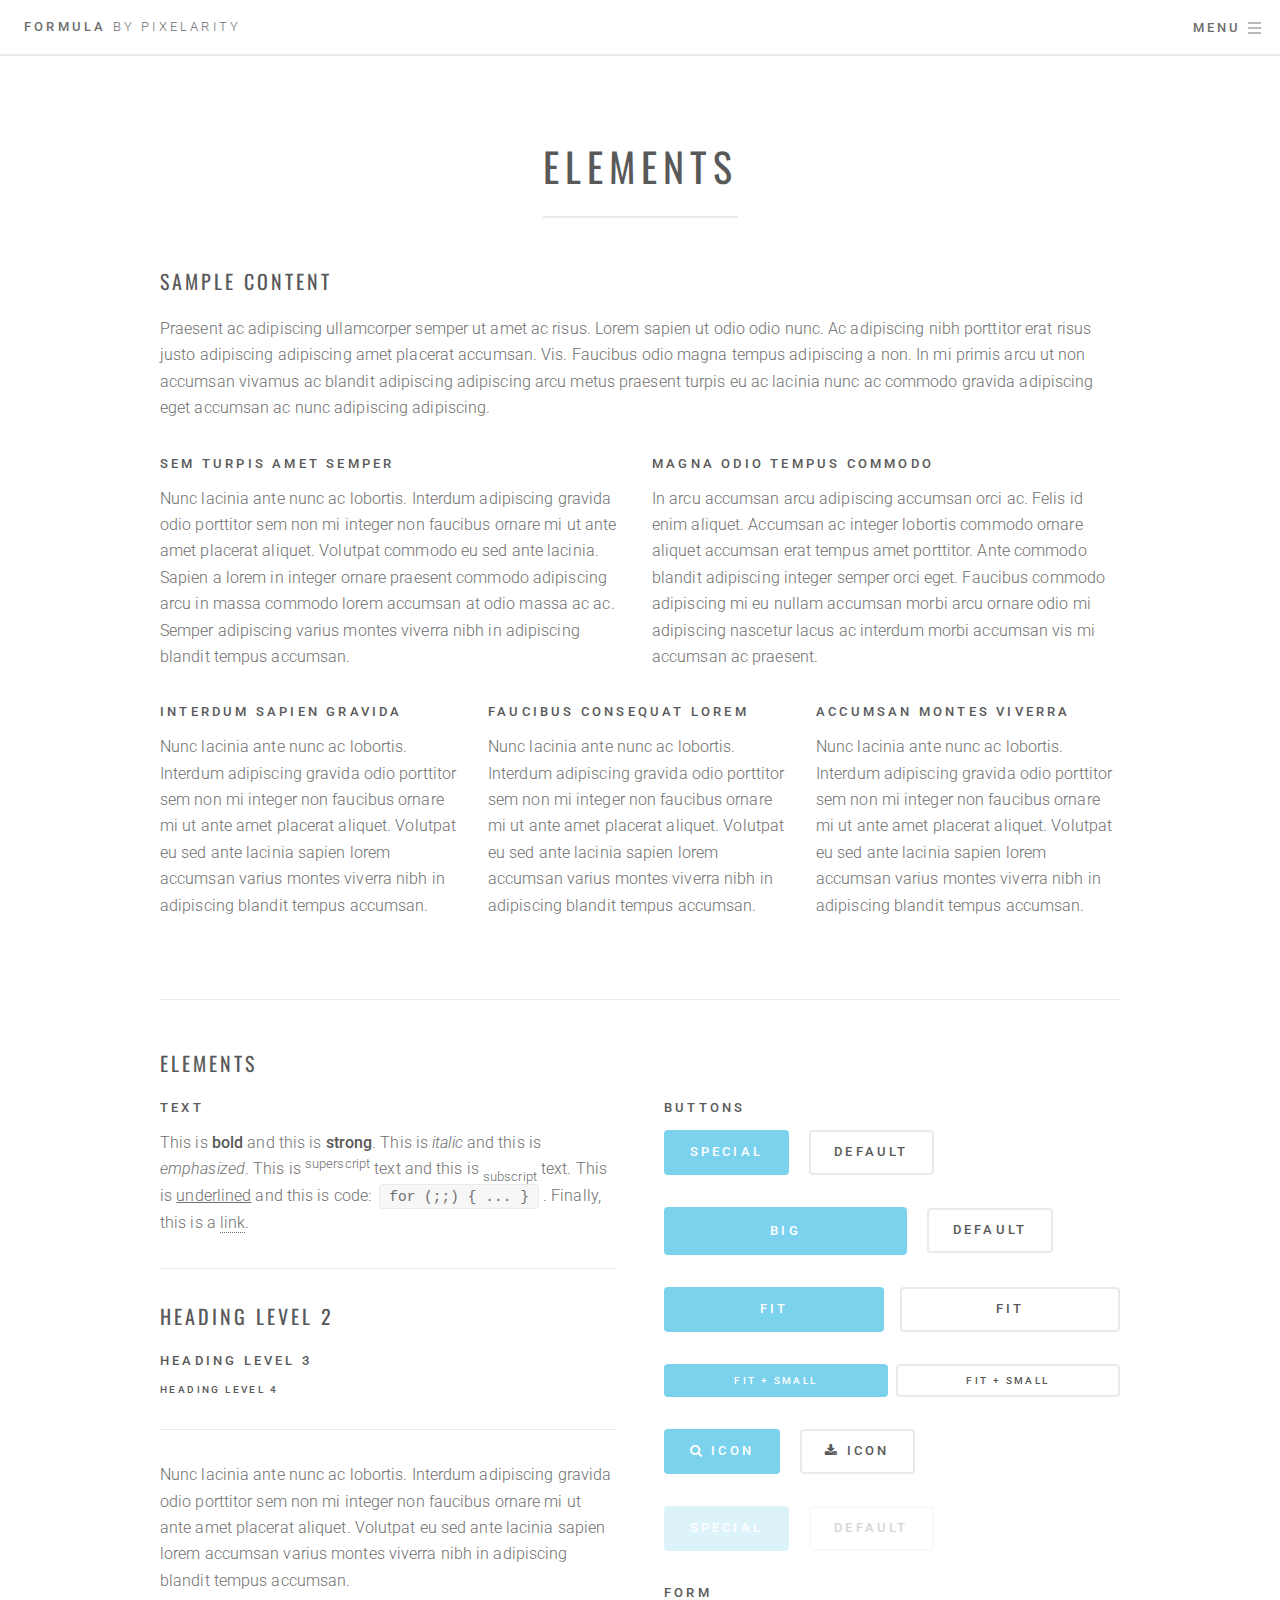
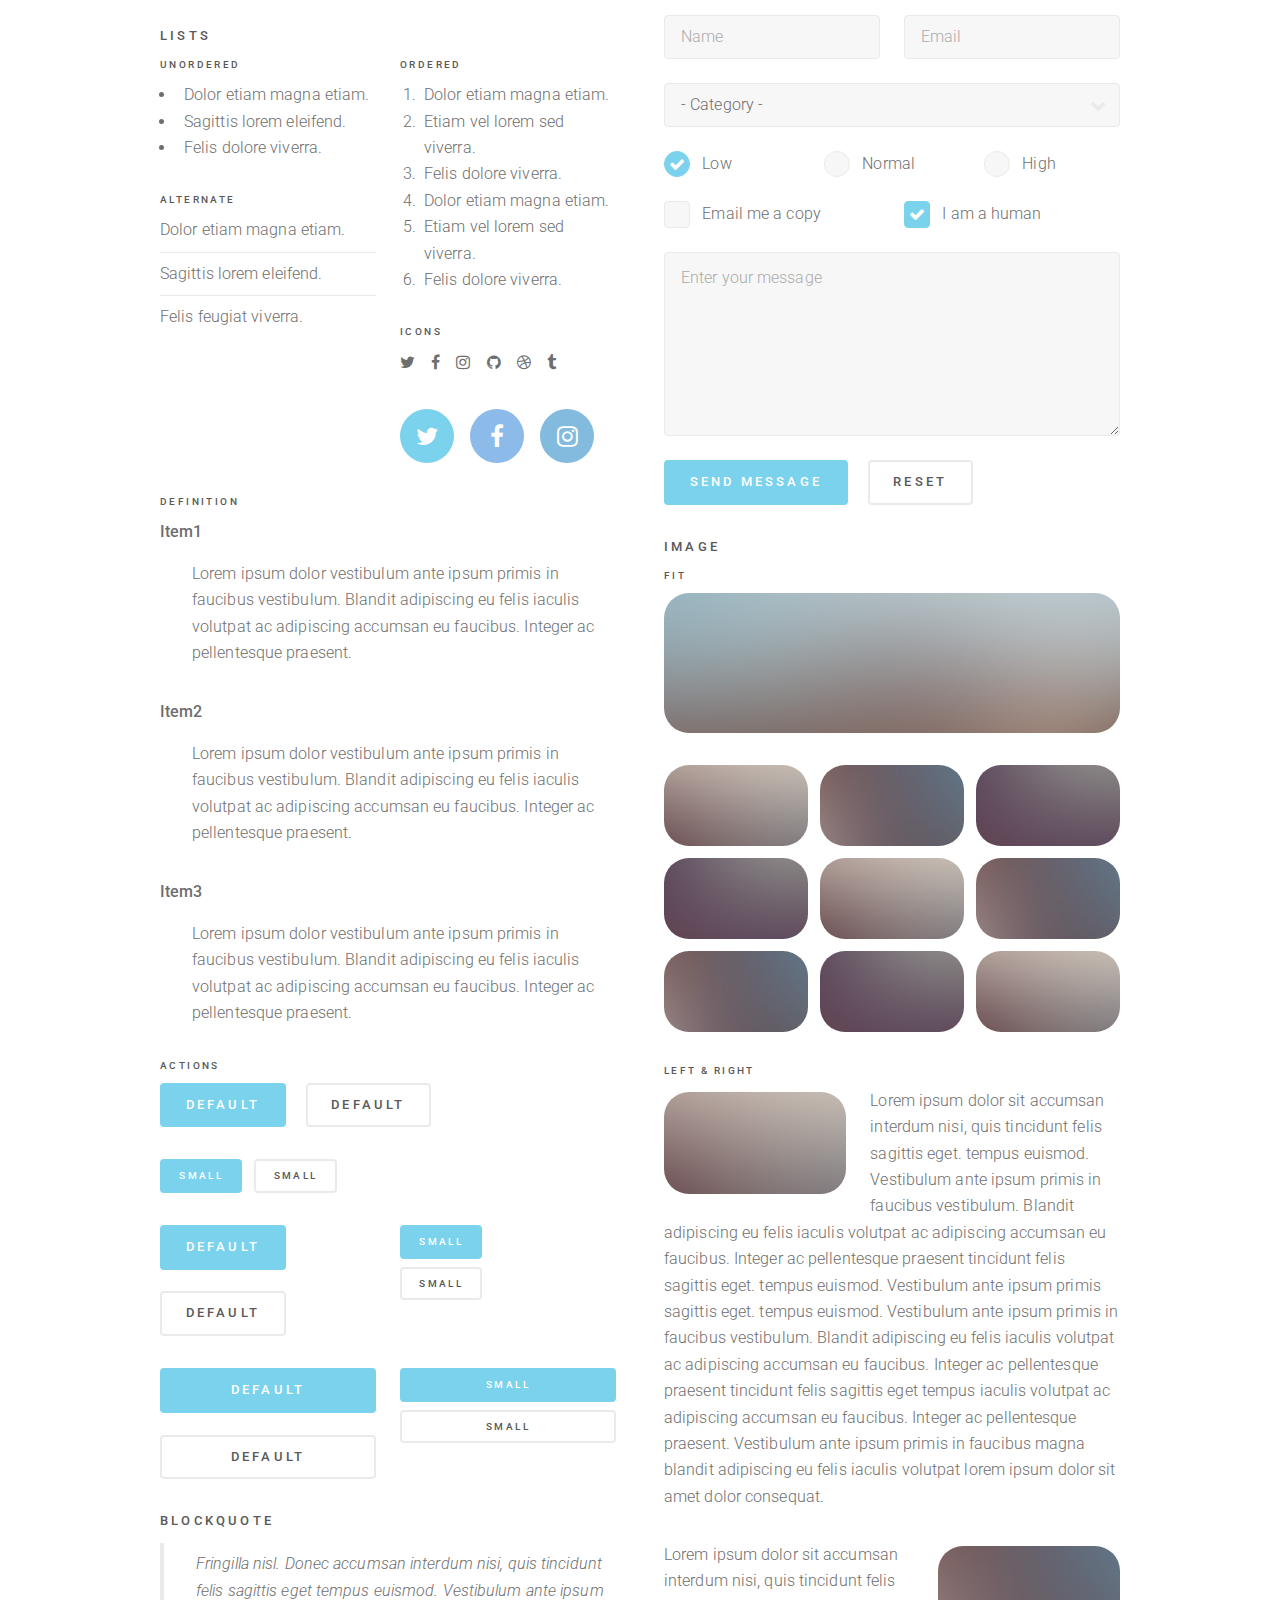
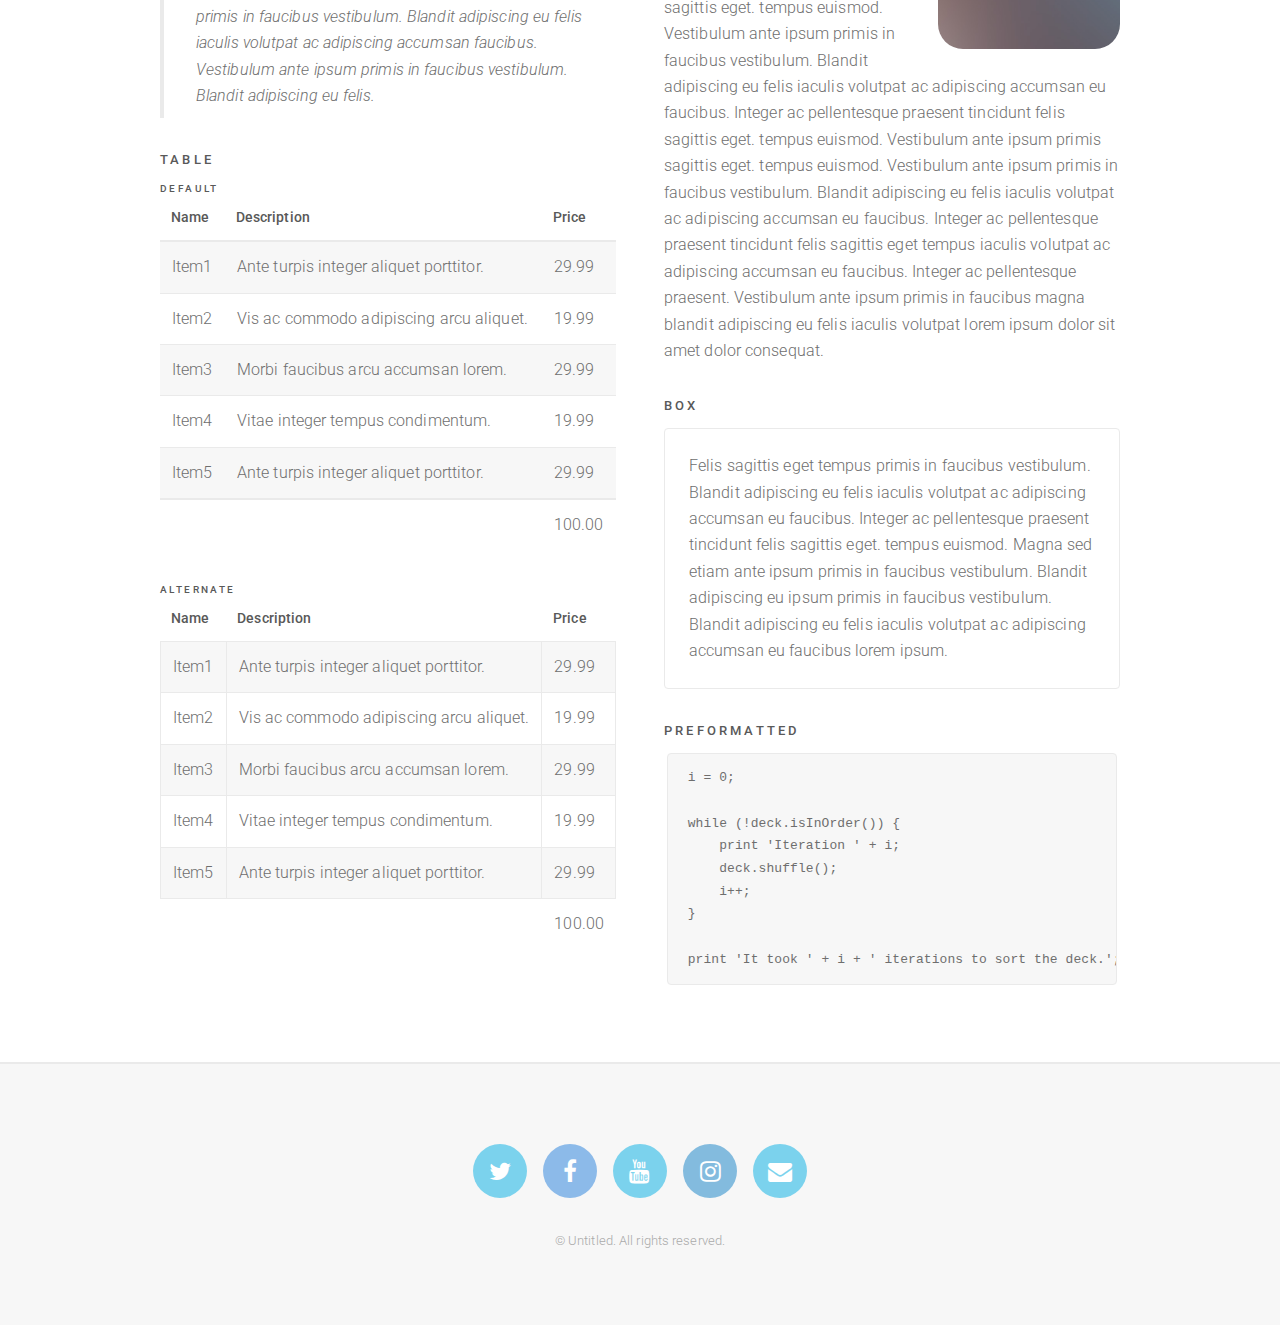
<file: elements.html>
<!DOCTYPE HTML>
<!--
	Formula by Pixelarity
	pixelarity.com | hello@pixelarity.com
	License: pixelarity.com/license
-->
<html>
	<head>
		<title>Untitled</title>
		<meta charset="utf-8" />
		<meta name="viewport" content="width=device-width, initial-scale=1" />
		<!--[if lte IE 8]><script src="assets/js/ie/html5shiv.js"></script><![endif]-->
		<link rel="stylesheet" href="assets/css/main.css" />
		<!--[if lte IE 9]><link rel="stylesheet" href="assets/css/ie9.css" /><![endif]-->
		<!--[if lte IE 8]><link rel="stylesheet" href="assets/css/ie8.css" /><![endif]-->
	</head>
	<body>

		<!-- Page Wrapper -->
			<div id="page-wrapper">

				<!-- Header -->
					<header id="header">
						<a href="index.html" class="logo">Formula <span>by Pixelarity</span></a>
						<nav>
							<ul>
								<li><a href="#menu">Menu</a></li>
							</ul>
						</nav>
					</header>

				<!-- Menu -->
					<nav id="menu">
						<ul class="links">
							<li><a href="index.html">Home</a></li>
							<li><a href="generic.html">Generic</a></li>
							<li><a href="elements.html">Elements</a></li>
						</ul>
						<ul class="actions vertical">
							<li><a href="#" class="button special fit">Sign Up</a></li>
							<li><a href="#" class="button fit">Log In</a></li>
						</ul>
					</nav>

				<!-- Wrapper -->
					<div id="wrapper">

						<!-- Main -->
							<section id="main" class="main">
								<div class="inner">
									<header class="major">
										<h1>Elements</h1>
									</header>

									<!-- Content -->
										<h2 id="content">Sample Content</h2>
										<p>Praesent ac adipiscing ullamcorper semper ut amet ac risus. Lorem sapien ut odio odio nunc. Ac adipiscing nibh porttitor erat risus justo adipiscing adipiscing amet placerat accumsan. Vis. Faucibus odio magna tempus adipiscing a non. In mi primis arcu ut non accumsan vivamus ac blandit adipiscing adipiscing arcu metus praesent turpis eu ac lacinia nunc ac commodo gravida adipiscing eget accumsan ac nunc adipiscing adipiscing.</p>
										<div class="row">
											<div class="6u 12u$(small)">
												<h3>Sem turpis amet semper</h3>
												<p>Nunc lacinia ante nunc ac lobortis. Interdum adipiscing gravida odio porttitor sem non mi integer non faucibus ornare mi ut ante amet placerat aliquet. Volutpat commodo eu sed ante lacinia. Sapien a lorem in integer ornare praesent commodo adipiscing arcu in massa commodo lorem accumsan at odio massa ac ac. Semper adipiscing varius montes viverra nibh in adipiscing blandit tempus accumsan.</p>
											</div>
											<div class="6u$ 12u$(small)">
												<h3>Magna odio tempus commodo</h3>
												<p>In arcu accumsan arcu adipiscing accumsan orci ac. Felis id enim aliquet. Accumsan ac integer lobortis commodo ornare aliquet accumsan erat tempus amet porttitor. Ante commodo blandit adipiscing integer semper orci eget. Faucibus commodo adipiscing mi eu nullam accumsan morbi arcu ornare odio mi adipiscing nascetur lacus ac interdum morbi accumsan vis mi accumsan ac praesent.</p>
											</div>
											<!-- Break -->
											<div class="4u 12u$(medium)">
												<h3>Interdum sapien gravida</h3>
												<p>Nunc lacinia ante nunc ac lobortis. Interdum adipiscing gravida odio porttitor sem non mi integer non faucibus ornare mi ut ante amet placerat aliquet. Volutpat eu sed ante lacinia sapien lorem accumsan varius montes viverra nibh in adipiscing blandit tempus accumsan.</p>
											</div>
											<div class="4u 12u$(medium)">
												<h3>Faucibus consequat lorem</h3>
												<p>Nunc lacinia ante nunc ac lobortis. Interdum adipiscing gravida odio porttitor sem non mi integer non faucibus ornare mi ut ante amet placerat aliquet. Volutpat eu sed ante lacinia sapien lorem accumsan varius montes viverra nibh in adipiscing blandit tempus accumsan.</p>
											</div>
											<div class="4u$ 12u$(medium)">
												<h3>Accumsan montes viverra</h3>
												<p>Nunc lacinia ante nunc ac lobortis. Interdum adipiscing gravida odio porttitor sem non mi integer non faucibus ornare mi ut ante amet placerat aliquet. Volutpat eu sed ante lacinia sapien lorem accumsan varius montes viverra nibh in adipiscing blandit tempus accumsan.</p>
											</div>
										</div>

									<hr class="major" />

									<!-- Elements -->
										<h2 id="elements">Elements</h2>
										<div class="row 200%">
											<div class="6u 12u$(medium)">

												<!-- Text stuff -->
													<h3>Text</h3>
													<p>This is <b>bold</b> and this is <strong>strong</strong>. This is <i>italic</i> and this is <em>emphasized</em>.
													This is <sup>superscript</sup> text and this is <sub>subscript</sub> text.
													This is <u>underlined</u> and this is code: <code>for (;;) { ... }</code>.
													Finally, this is a <a href="#">link</a>.</p>
													<hr />
													<h2>Heading Level 2</h2>
													<h3>Heading Level 3</h3>
													<h4>Heading Level 4</h4>
													<hr />
													<p>Nunc lacinia ante nunc ac lobortis. Interdum adipiscing gravida odio porttitor sem non mi integer non faucibus ornare mi ut ante amet placerat aliquet. Volutpat eu sed ante lacinia sapien lorem accumsan varius montes viverra nibh in adipiscing blandit tempus accumsan.</p>

												<!-- Lists -->
													<h3>Lists</h3>
													<div class="row">
														<div class="6u 12u$(small)">

															<h4>Unordered</h4>
															<ul>
																<li>Dolor etiam magna etiam.</li>
																<li>Sagittis lorem eleifend.</li>
																<li>Felis dolore viverra.</li>
															</ul>

															<h4>Alternate</h4>
															<ul class="alt">
																<li>Dolor etiam magna etiam.</li>
																<li>Sagittis lorem eleifend.</li>
																<li>Felis feugiat viverra.</li>
															</ul>

														</div>
														<div class="6u$ 12u$(small)">

															<h4>Ordered</h4>
															<ol>
																<li>Dolor etiam magna etiam.</li>
																<li>Etiam vel lorem sed viverra.</li>
																<li>Felis dolore viverra.</li>
																<li>Dolor etiam magna etiam.</li>
																<li>Etiam vel lorem sed viverra.</li>
																<li>Felis dolore viverra.</li>
															</ol>

															<h4>Icons</h4>
															<ul class="icons">
																<li><a href="#" class="icon fa-twitter"><span class="label">Twitter</span></a></li>
																<li><a href="#" class="icon fa-facebook"><span class="label">Facebook</span></a></li>
																<li><a href="#" class="icon fa-instagram"><span class="label">Instagram</span></a></li>
																<li><a href="#" class="icon fa-github"><span class="label">Github</span></a></li>
																<li><a href="#" class="icon fa-dribbble"><span class="label">Dribbble</span></a></li>
																<li><a href="#" class="icon fa-tumblr"><span class="label">Tumblr</span></a></li>
															</ul>
															<ul class="icons">
																<li><a href="#" class="icon alt fa-twitter"><span class="label">Twitter</span></a></li>
																<li><a href="#" class="icon alt fa-facebook"><span class="label">Facebook</span></a></li>
																<li><a href="#" class="icon alt fa-instagram"><span class="label">Instagram</span></a></li>
															</ul>

														</div>
													</div>
													<h4>Definition</h4>
													<dl>
														<dt>Item1</dt>
														<dd>
															<p>Lorem ipsum dolor vestibulum ante ipsum primis in faucibus vestibulum. Blandit adipiscing eu felis iaculis volutpat ac adipiscing accumsan eu faucibus. Integer ac pellentesque praesent.</p>
														</dd>
														<dt>Item2</dt>
														<dd>
															<p>Lorem ipsum dolor vestibulum ante ipsum primis in faucibus vestibulum. Blandit adipiscing eu felis iaculis volutpat ac adipiscing accumsan eu faucibus. Integer ac pellentesque praesent.</p>
														</dd>
														<dt>Item3</dt>
														<dd>
															<p>Lorem ipsum dolor vestibulum ante ipsum primis in faucibus vestibulum. Blandit adipiscing eu felis iaculis volutpat ac adipiscing accumsan eu faucibus. Integer ac pellentesque praesent.</p>
														</dd>
													</dl>

													<h4>Actions</h4>
													<ul class="actions">
														<li><a href="#" class="button special">Default</a></li>
														<li><a href="#" class="button">Default</a></li>
													</ul>
													<ul class="actions small">
														<li><a href="#" class="button special small">Small</a></li>
														<li><a href="#" class="button small">Small</a></li>
													</ul>
													<div class="row">
														<div class="6u 12u$(small)">
															<ul class="actions vertical">
																<li><a href="#" class="button special">Default</a></li>
																<li><a href="#" class="button">Default</a></li>
															</ul>
														</div>
														<div class="6u$ 12u$(small)">
															<ul class="actions vertical small">
																<li><a href="#" class="button special small">Small</a></li>
																<li><a href="#" class="button small">Small</a></li>
															</ul>
														</div>
														<div class="6u 12u$(small)">
															<ul class="actions vertical">
																<li><a href="#" class="button special fit">Default</a></li>
																<li><a href="#" class="button fit">Default</a></li>
															</ul>
														</div>
														<div class="6u$ 12u$(small)">
															<ul class="actions vertical small">
																<li><a href="#" class="button special small fit">Small</a></li>
																<li><a href="#" class="button small fit">Small</a></li>
															</ul>
														</div>
													</div>

												<!-- Blockquote -->
													<h3>Blockquote</h3>
													<blockquote>Fringilla nisl. Donec accumsan interdum nisi, quis tincidunt felis sagittis eget tempus euismod. Vestibulum ante ipsum primis in faucibus vestibulum. Blandit adipiscing eu felis iaculis volutpat ac adipiscing accumsan faucibus. Vestibulum ante ipsum primis in faucibus vestibulum. Blandit adipiscing eu felis.</blockquote>

												<!-- Table -->
													<h3>Table</h3>

													<h4>Default</h4>
													<div class="table-wrapper">
														<table>
															<thead>
																<tr>
																	<th>Name</th>
																	<th>Description</th>
																	<th>Price</th>
																</tr>
															</thead>
															<tbody>
																<tr>
																	<td>Item1</td>
																	<td>Ante turpis integer aliquet porttitor.</td>
																	<td>29.99</td>
																</tr>
																<tr>
																	<td>Item2</td>
																	<td>Vis ac commodo adipiscing arcu aliquet.</td>
																	<td>19.99</td>
																</tr>
																<tr>
																	<td>Item3</td>
																	<td> Morbi faucibus arcu accumsan lorem.</td>
																	<td>29.99</td>
																</tr>
																<tr>
																	<td>Item4</td>
																	<td>Vitae integer tempus condimentum.</td>
																	<td>19.99</td>
																</tr>
																<tr>
																	<td>Item5</td>
																	<td>Ante turpis integer aliquet porttitor.</td>
																	<td>29.99</td>
																</tr>
															</tbody>
															<tfoot>
																<tr>
																	<td colspan="2"></td>
																	<td>100.00</td>
																</tr>
															</tfoot>
														</table>
													</div>

													<h4>Alternate</h4>
													<div class="table-wrapper">
														<table class="alt">
															<thead>
																<tr>
																	<th>Name</th>
																	<th>Description</th>
																	<th>Price</th>
																</tr>
															</thead>
															<tbody>
																<tr>
																	<td>Item1</td>
																	<td>Ante turpis integer aliquet porttitor.</td>
																	<td>29.99</td>
																</tr>
																<tr>
																	<td>Item2</td>
																	<td>Vis ac commodo adipiscing arcu aliquet.</td>
																	<td>19.99</td>
																</tr>
																<tr>
																	<td>Item3</td>
																	<td> Morbi faucibus arcu accumsan lorem.</td>
																	<td>29.99</td>
																</tr>
																<tr>
																	<td>Item4</td>
																	<td>Vitae integer tempus condimentum.</td>
																	<td>19.99</td>
																</tr>
																<tr>
																	<td>Item5</td>
																	<td>Ante turpis integer aliquet porttitor.</td>
																	<td>29.99</td>
																</tr>
															</tbody>
															<tfoot>
																<tr>
																	<td colspan="2"></td>
																	<td>100.00</td>
																</tr>
															</tfoot>
														</table>
													</div>

											</div>
											<div class="6u$ 12u$(medium)">

												<!-- Buttons -->
													<h3>Buttons</h3>
													<ul class="actions">
														<li><a href="#" class="button special">Special</a></li>
														<li><a href="#" class="button">Default</a></li>
													</ul>
													<ul class="actions">
														<li><a href="#" class="button special big">Big</a></li>
														<li><a href="#" class="button">Default</a></li>
													</ul>
													<ul class="actions fit">
														<li><a href="#" class="button special fit">Fit</a></li>
														<li><a href="#" class="button fit">Fit</a></li>
													</ul>
													<ul class="actions fit small">
														<li><a href="#" class="button special fit small">Fit + Small</a></li>
														<li><a href="#" class="button fit small">Fit + Small</a></li>
													</ul>
													<ul class="actions">
														<li><a href="#" class="button special icon fa-search">Icon</a></li>
														<li><a href="#" class="button icon fa-download">Icon</a></li>
													</ul>
													<ul class="actions">
														<li><span class="button special disabled">Special</span></li>
														<li><span class="button disabled">Default</span></li>
													</ul>

												<!-- Form -->
													<h3>Form</h3>

													<form method="post" action="#">
														<div class="row uniform">
															<div class="6u 12u$(xsmall)">
																<input type="text" name="name" id="name" value="" placeholder="Name" />
															</div>
															<div class="6u$ 12u$(xsmall)">
																<input type="email" name="email" id="email" value="" placeholder="Email" />
															</div>
															<!-- Break -->
															<div class="12u$">
																<div class="select-wrapper">
																	<select name="category" id="category">
																		<option value="">- Category -</option>
																		<option value="1">Manufacturing</option>
																		<option value="1">Shipping</option>
																		<option value="1">Administration</option>
																		<option value="1">Human Resources</option>
																	</select>
																</div>
															</div>
															<!-- Break -->
															<div class="4u 12u$(small)">
																<input type="radio" id="priority-low" name="priority" checked>
																<label for="priority-low">Low</label>
															</div>
															<div class="4u 12u$(small)">
																<input type="radio" id="priority-normal" name="priority">
																<label for="priority-normal">Normal</label>
															</div>
															<div class="4u$ 12u$(small)">
																<input type="radio" id="priority-high" name="priority">
																<label for="priority-high">High</label>
															</div>
															<!-- Break -->
															<div class="6u 12u$(small)">
																<input type="checkbox" id="copy" name="copy">
																<label for="copy">Email me a copy</label>
															</div>
															<div class="6u$ 12u$(small)">
																<input type="checkbox" id="human" name="human" checked>
																<label for="human">I am a human</label>
															</div>
															<!-- Break -->
															<div class="12u$">
																<textarea name="message" id="message" placeholder="Enter your message" rows="6"></textarea>
															</div>
															<!-- Break -->
															<div class="12u$">
																<ul class="actions">
																	<li><input type="submit" value="Send Message" class="special" /></li>
																	<li><input type="reset" value="Reset" /></li>
																</ul>
															</div>
														</div>
													</form>

												<!-- Image -->
													<h3>Image</h3>

													<h4>Fit</h4>
													<span class="image fit"><img src="images/pic04.jpg" alt="" /></span>
													<div class="box alt">
														<div class="row 50% uniform">
															<div class="4u"><span class="image fit"><img src="images/pic05.jpg" alt="" /></span></div>
															<div class="4u"><span class="image fit"><img src="images/pic06.jpg" alt="" /></span></div>
															<div class="4u$"><span class="image fit"><img src="images/pic07.jpg" alt="" /></span></div>
															<!-- Break -->
															<div class="4u"><span class="image fit"><img src="images/pic07.jpg" alt="" /></span></div>
															<div class="4u"><span class="image fit"><img src="images/pic05.jpg" alt="" /></span></div>
															<div class="4u$"><span class="image fit"><img src="images/pic06.jpg" alt="" /></span></div>
															<!-- Break -->
															<div class="4u"><span class="image fit"><img src="images/pic06.jpg" alt="" /></span></div>
															<div class="4u"><span class="image fit"><img src="images/pic07.jpg" alt="" /></span></div>
															<div class="4u$"><span class="image fit"><img src="images/pic05.jpg" alt="" /></span></div>
														</div>
													</div>

													<h4>Left &amp; Right</h4>
													<p><span class="image left"><img src="images/pic05.jpg" alt="" /></span>Lorem ipsum dolor sit accumsan interdum nisi, quis tincidunt felis sagittis eget. tempus euismod. Vestibulum ante ipsum primis in faucibus vestibulum. Blandit adipiscing eu felis iaculis volutpat ac adipiscing accumsan eu faucibus. Integer ac pellentesque praesent tincidunt felis sagittis eget. tempus euismod. Vestibulum ante ipsum primis sagittis eget. tempus euismod. Vestibulum ante ipsum primis in faucibus vestibulum. Blandit adipiscing eu felis iaculis volutpat ac adipiscing accumsan eu faucibus. Integer ac pellentesque praesent tincidunt felis sagittis eget tempus iaculis volutpat ac adipiscing accumsan eu faucibus. Integer ac pellentesque praesent. Vestibulum ante ipsum primis in faucibus magna blandit adipiscing eu felis iaculis volutpat lorem ipsum dolor sit amet dolor consequat.</p>
													<p><span class="image right"><img src="images/pic06.jpg" alt="" /></span>Lorem ipsum dolor sit accumsan interdum nisi, quis tincidunt felis sagittis eget. tempus euismod. Vestibulum ante ipsum primis in faucibus vestibulum. Blandit adipiscing eu felis iaculis volutpat ac adipiscing accumsan eu faucibus. Integer ac pellentesque praesent tincidunt felis sagittis eget. tempus euismod. Vestibulum ante ipsum primis sagittis eget. tempus euismod. Vestibulum ante ipsum primis in faucibus vestibulum. Blandit adipiscing eu felis iaculis volutpat ac adipiscing accumsan eu faucibus. Integer ac pellentesque praesent tincidunt felis sagittis eget tempus iaculis volutpat ac adipiscing accumsan eu faucibus. Integer ac pellentesque praesent. Vestibulum ante ipsum primis in faucibus magna blandit adipiscing eu felis iaculis volutpat lorem ipsum dolor sit amet dolor consequat.</p>

												<!-- Box -->
													<h3>Box</h3>
													<div class="box">
														<p>Felis sagittis eget tempus primis in faucibus vestibulum. Blandit adipiscing eu felis iaculis volutpat ac adipiscing accumsan eu faucibus. Integer ac pellentesque praesent tincidunt felis sagittis eget. tempus euismod. Magna sed etiam ante ipsum primis in faucibus vestibulum. Blandit adipiscing eu ipsum primis in faucibus vestibulum. Blandit adipiscing eu felis iaculis volutpat ac adipiscing accumsan eu faucibus lorem ipsum.</p>
													</div>

												<!-- Preformatted Code -->
													<h3>Preformatted</h3>
													<pre><code>i = 0;

while (!deck.isInOrder()) {
    print 'Iteration ' + i;
    deck.shuffle();
    i++;
}

print 'It took ' + i + ' iterations to sort the deck.';
</code></pre>

											</div>
										</div>


								</div>
							</section>

					</div>

				<!-- Footer -->
					<footer id="footer">
						<div class="inner">
							<ul class="icons">
								<li><a href="#" class="icon alt fa-twitter"><span class="label">Twitter</span></a></li>
								<li><a href="#" class="icon alt fa-facebook"><span class="label">Facebook</span></a></li>
								<li><a href="#" class="icon alt fa-youtube"><span class="label">YouTube</span></a></li>
								<li><a href="#" class="icon alt fa-instagram"><span class="label">Instagram</span></a></li>
								<li><a href="#" class="icon alt fa-envelope"><span class="label">Email</span></a></li>
							</ul>
						</div>
						<p class="copyright">&copy; Untitled. All rights reserved.</p>
					</footer>

			</div>

		<!-- Scripts -->
			<script src="assets/js/jquery.min.js"></script>
			<script src="assets/js/jquery.scrolly.min.js"></script>
			<script src="assets/js/jquery.scrollex.min.js"></script>
			<script src="assets/js/skel.min.js"></script>
			<script src="assets/js/util.js"></script>
			<!--[if lte IE 8]><script src="assets/js/ie/respond.min.js"></script><![endif]-->
			<script src="assets/js/main.js"></script>

	</body>
</html>
</file>
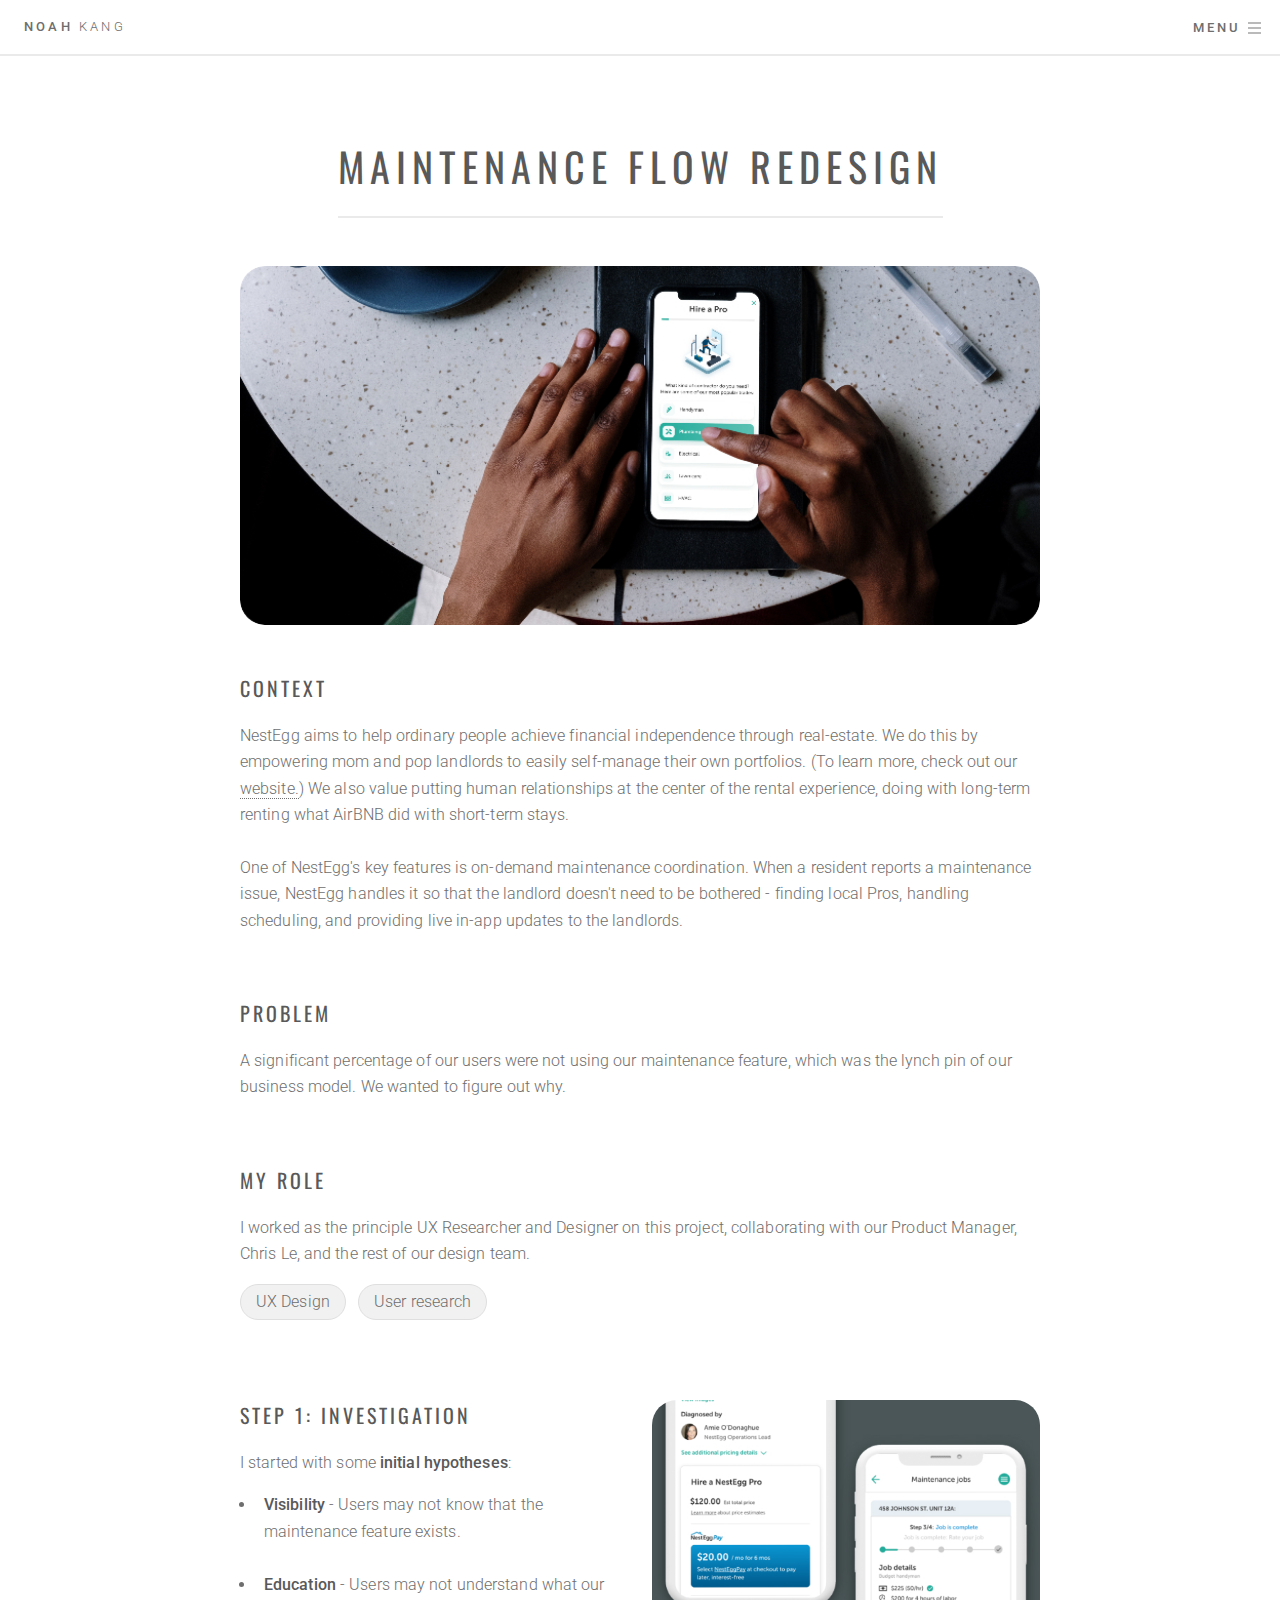
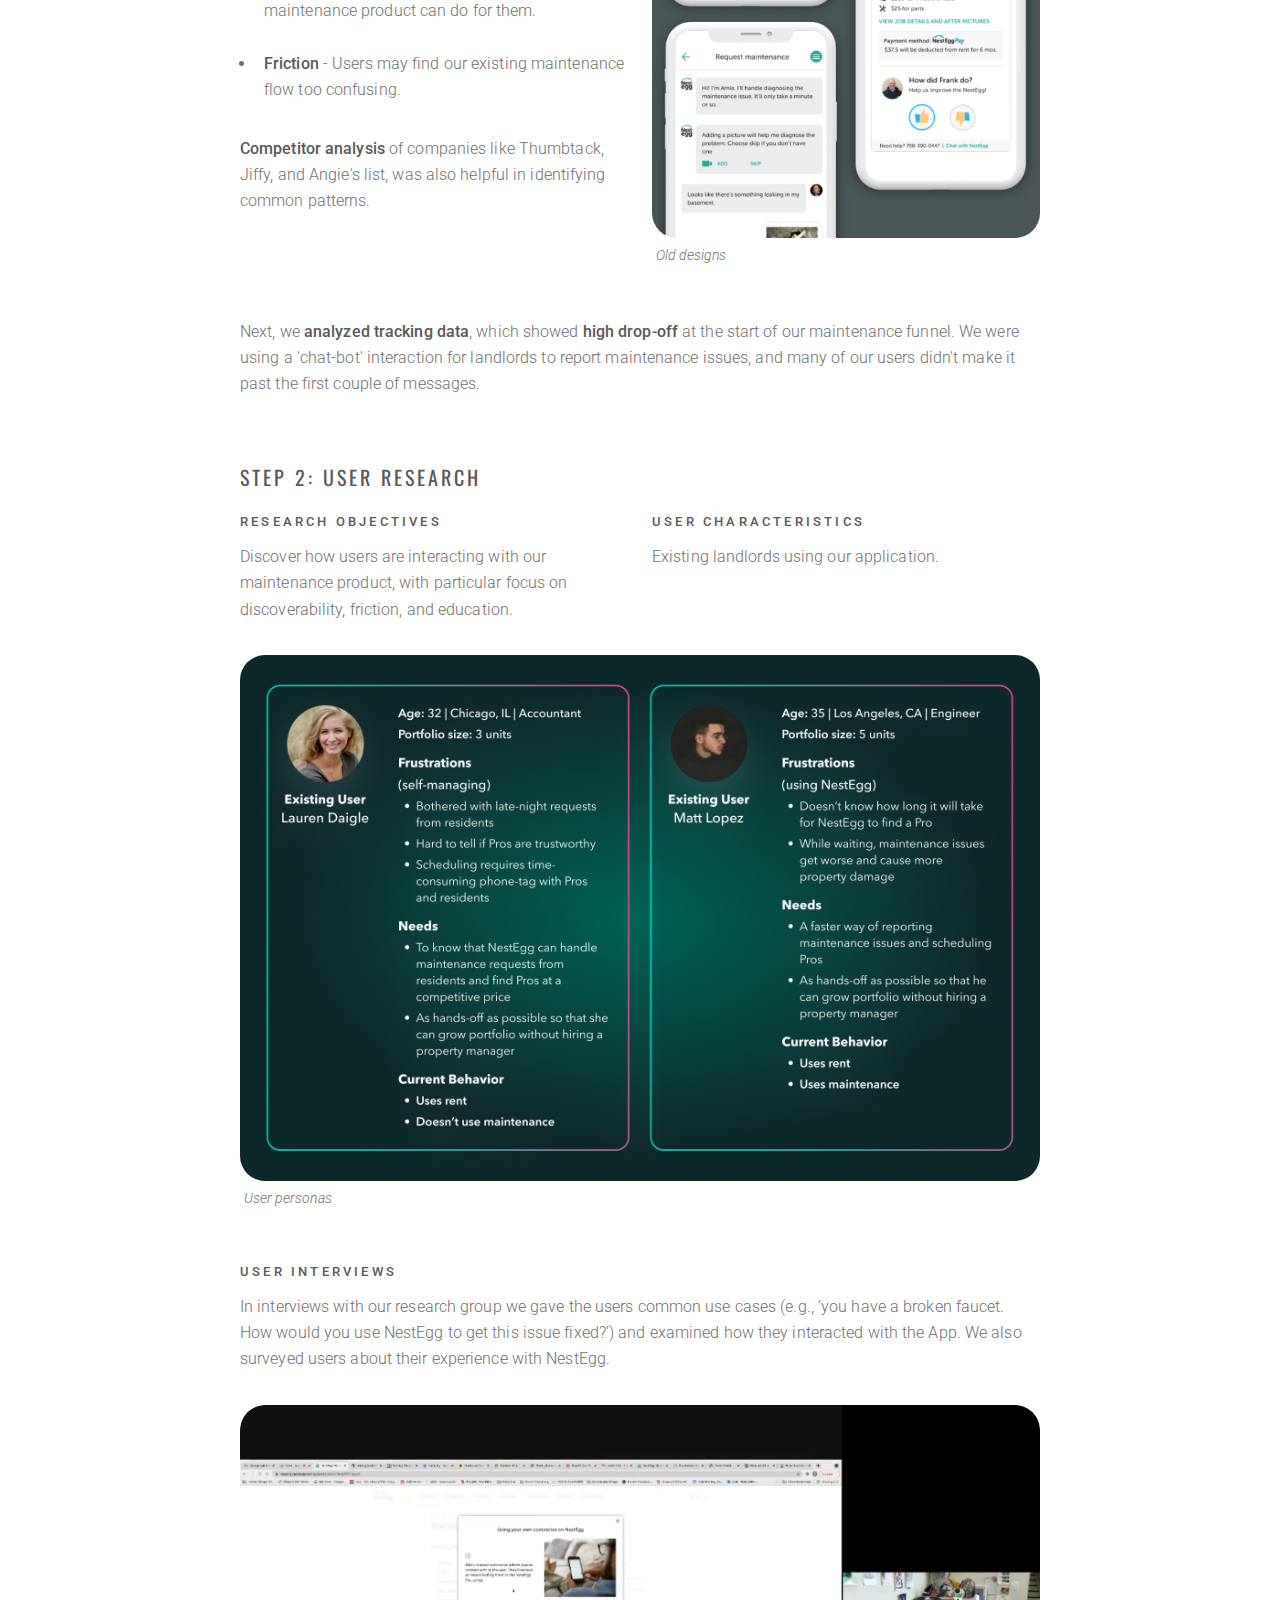
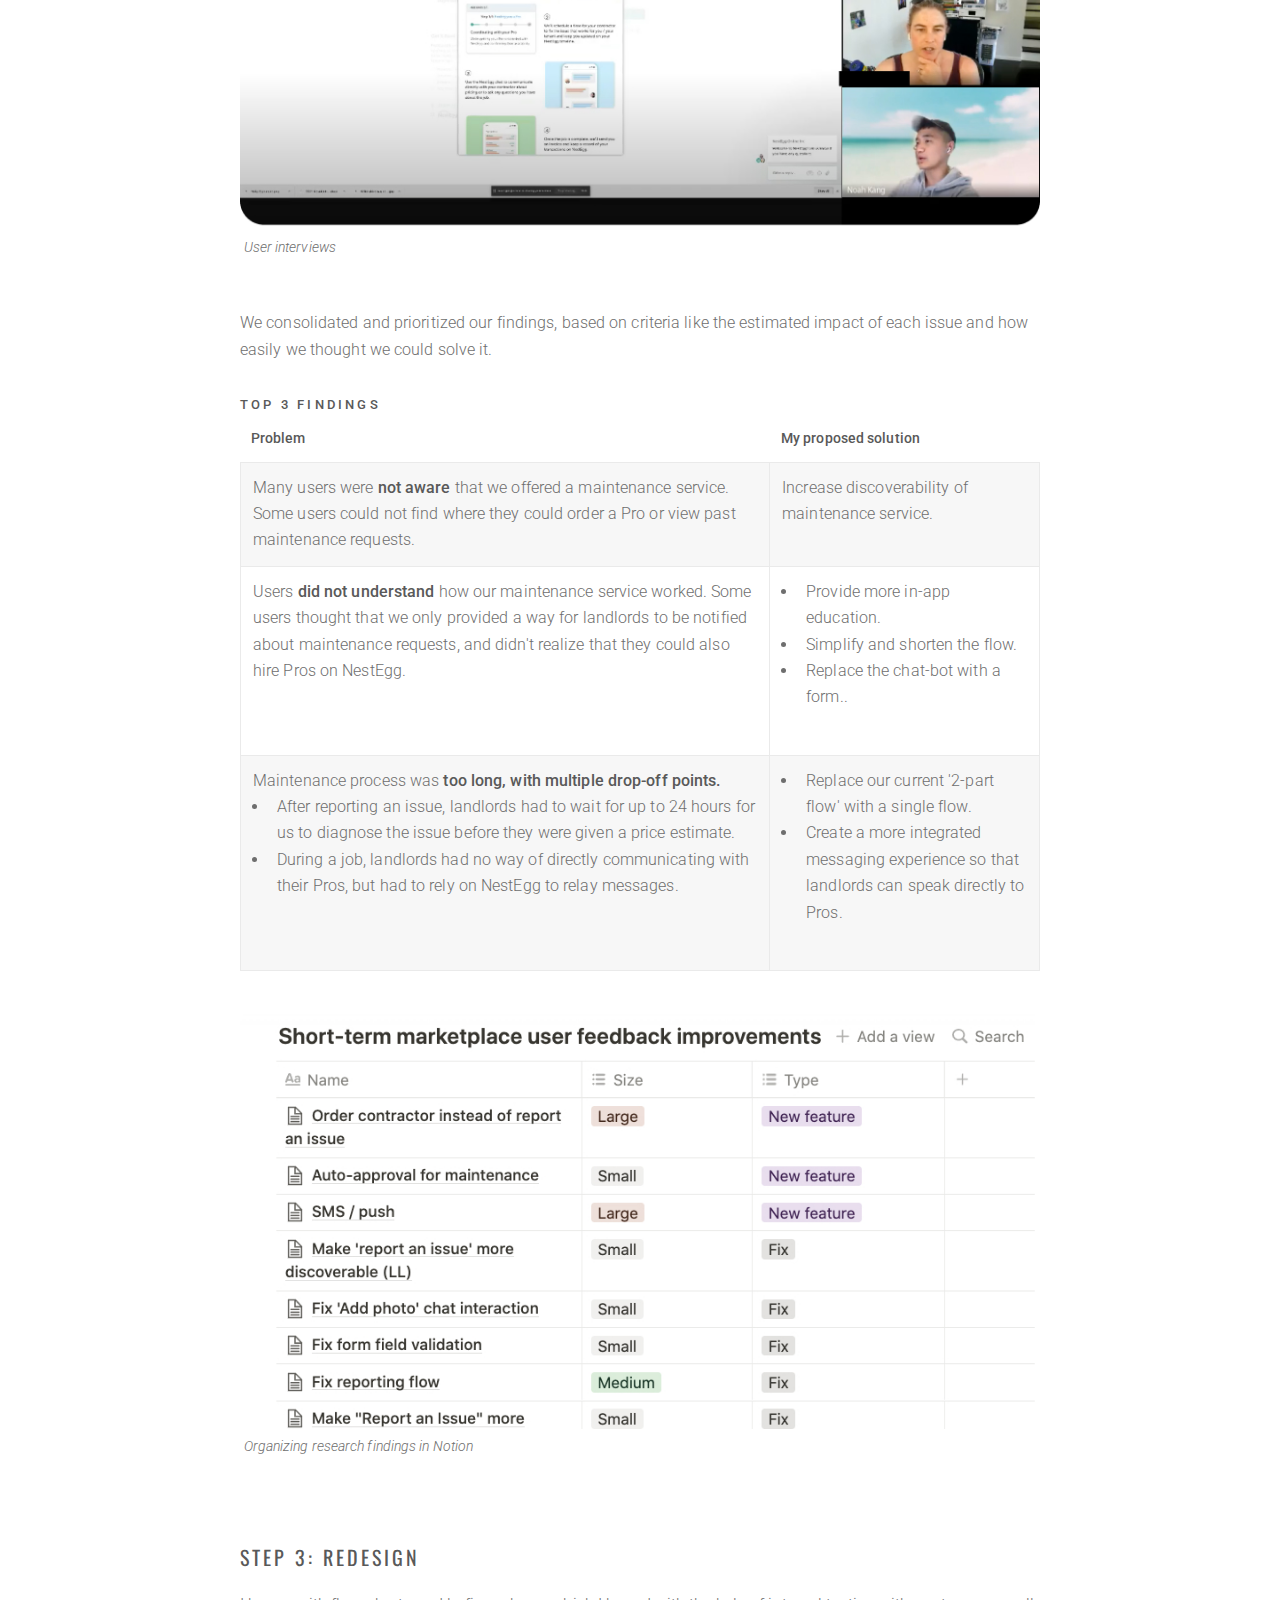
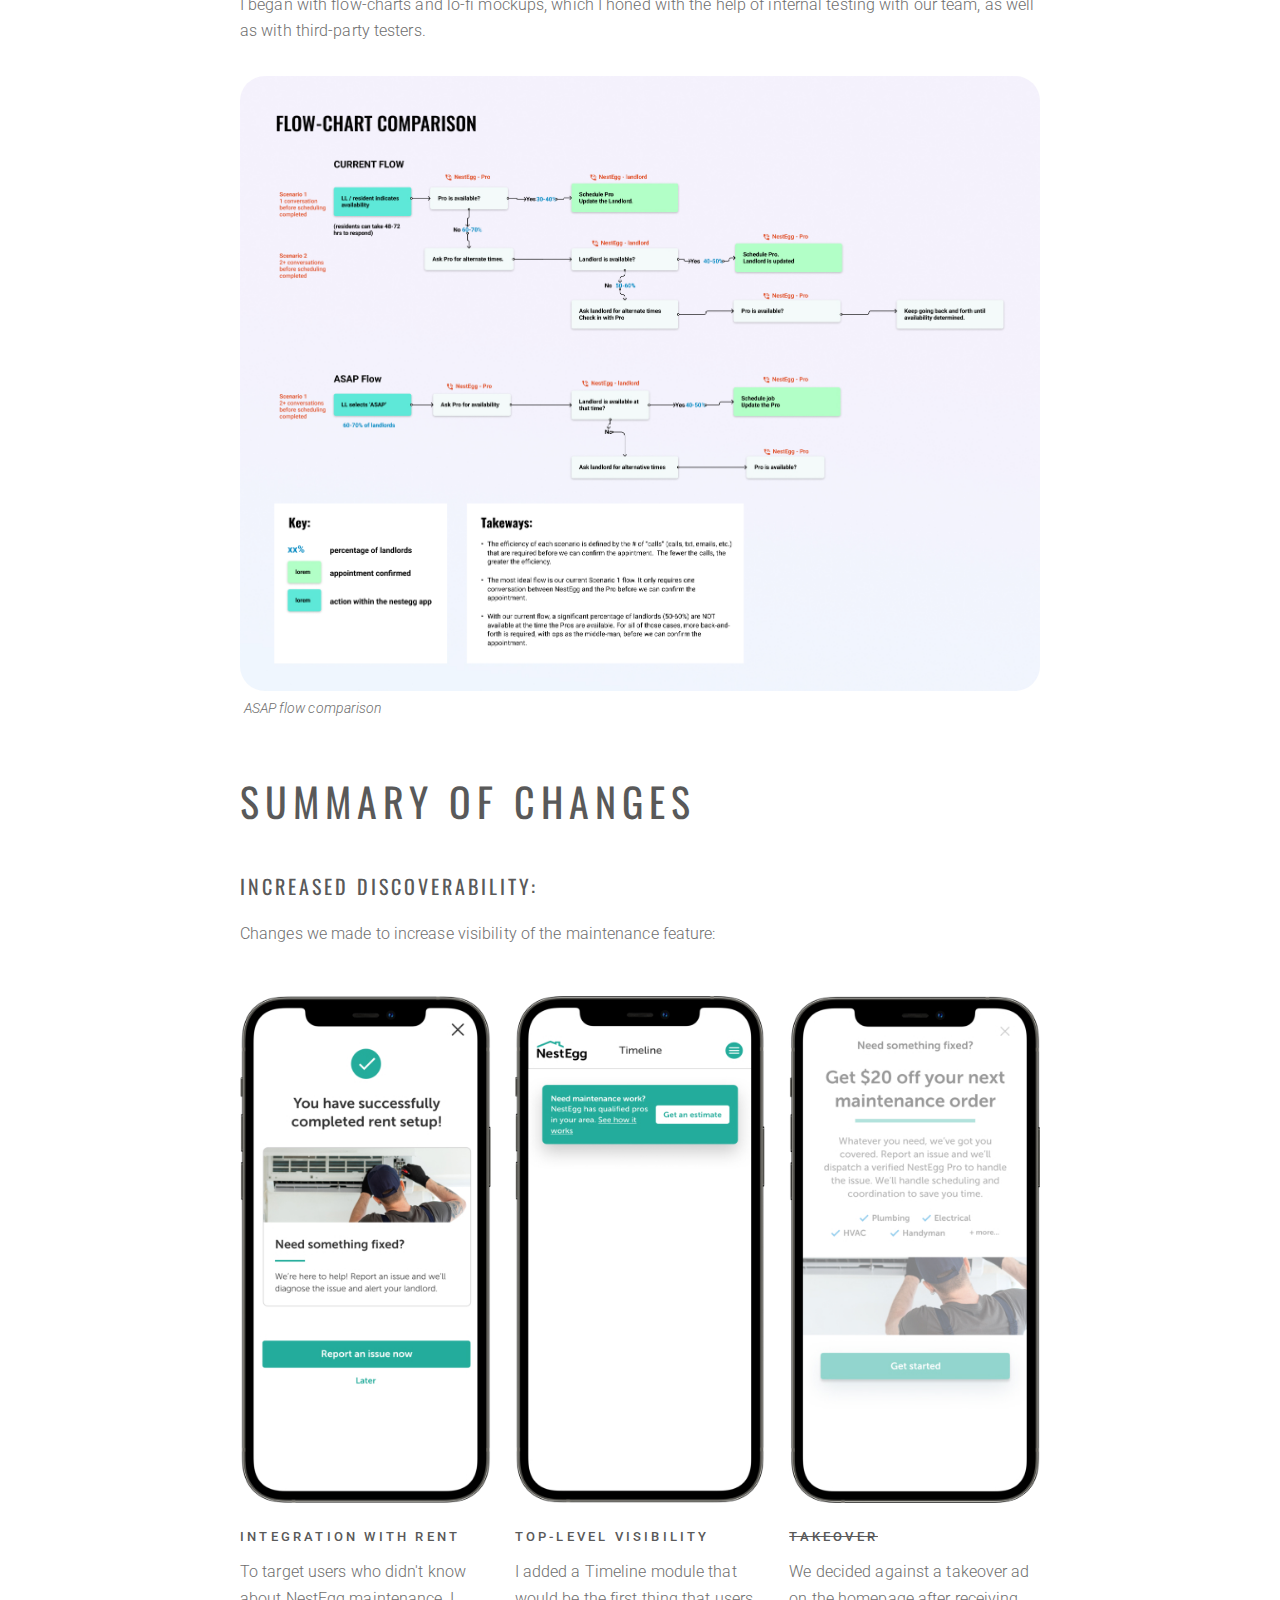
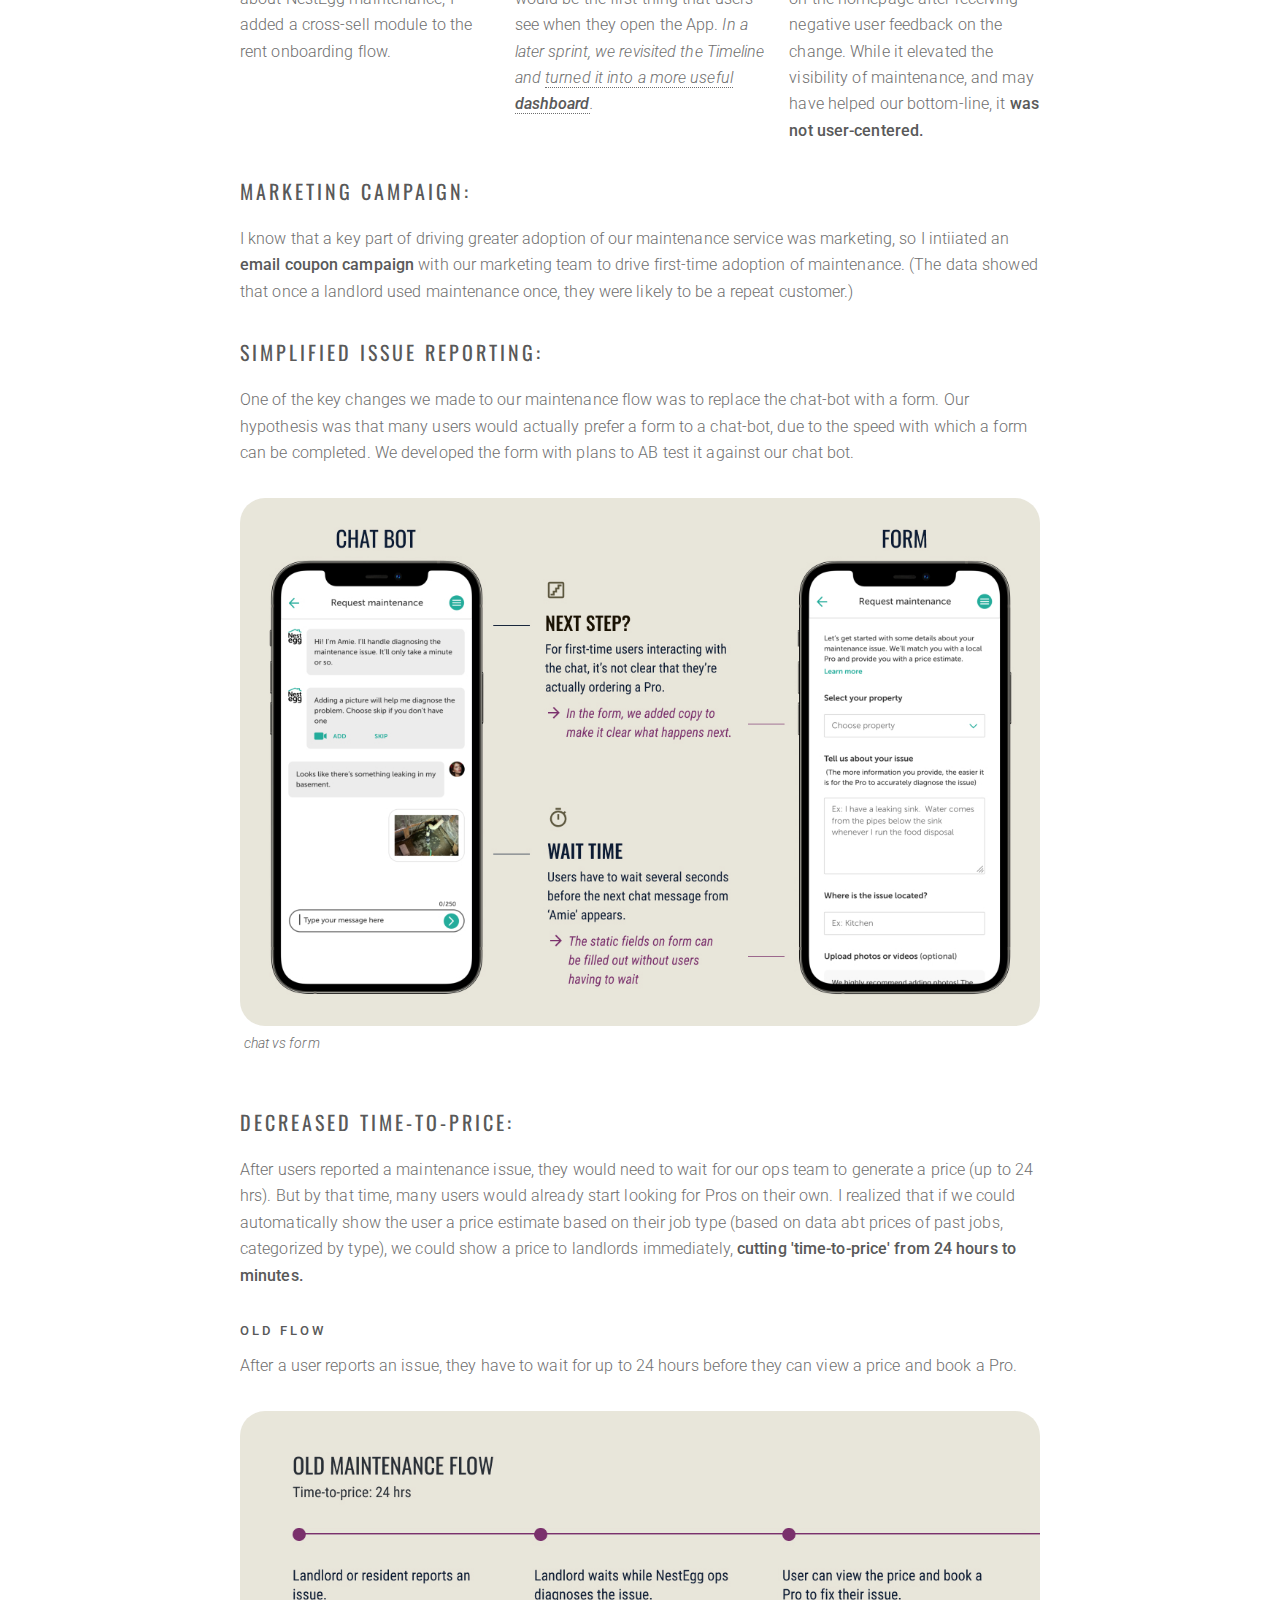
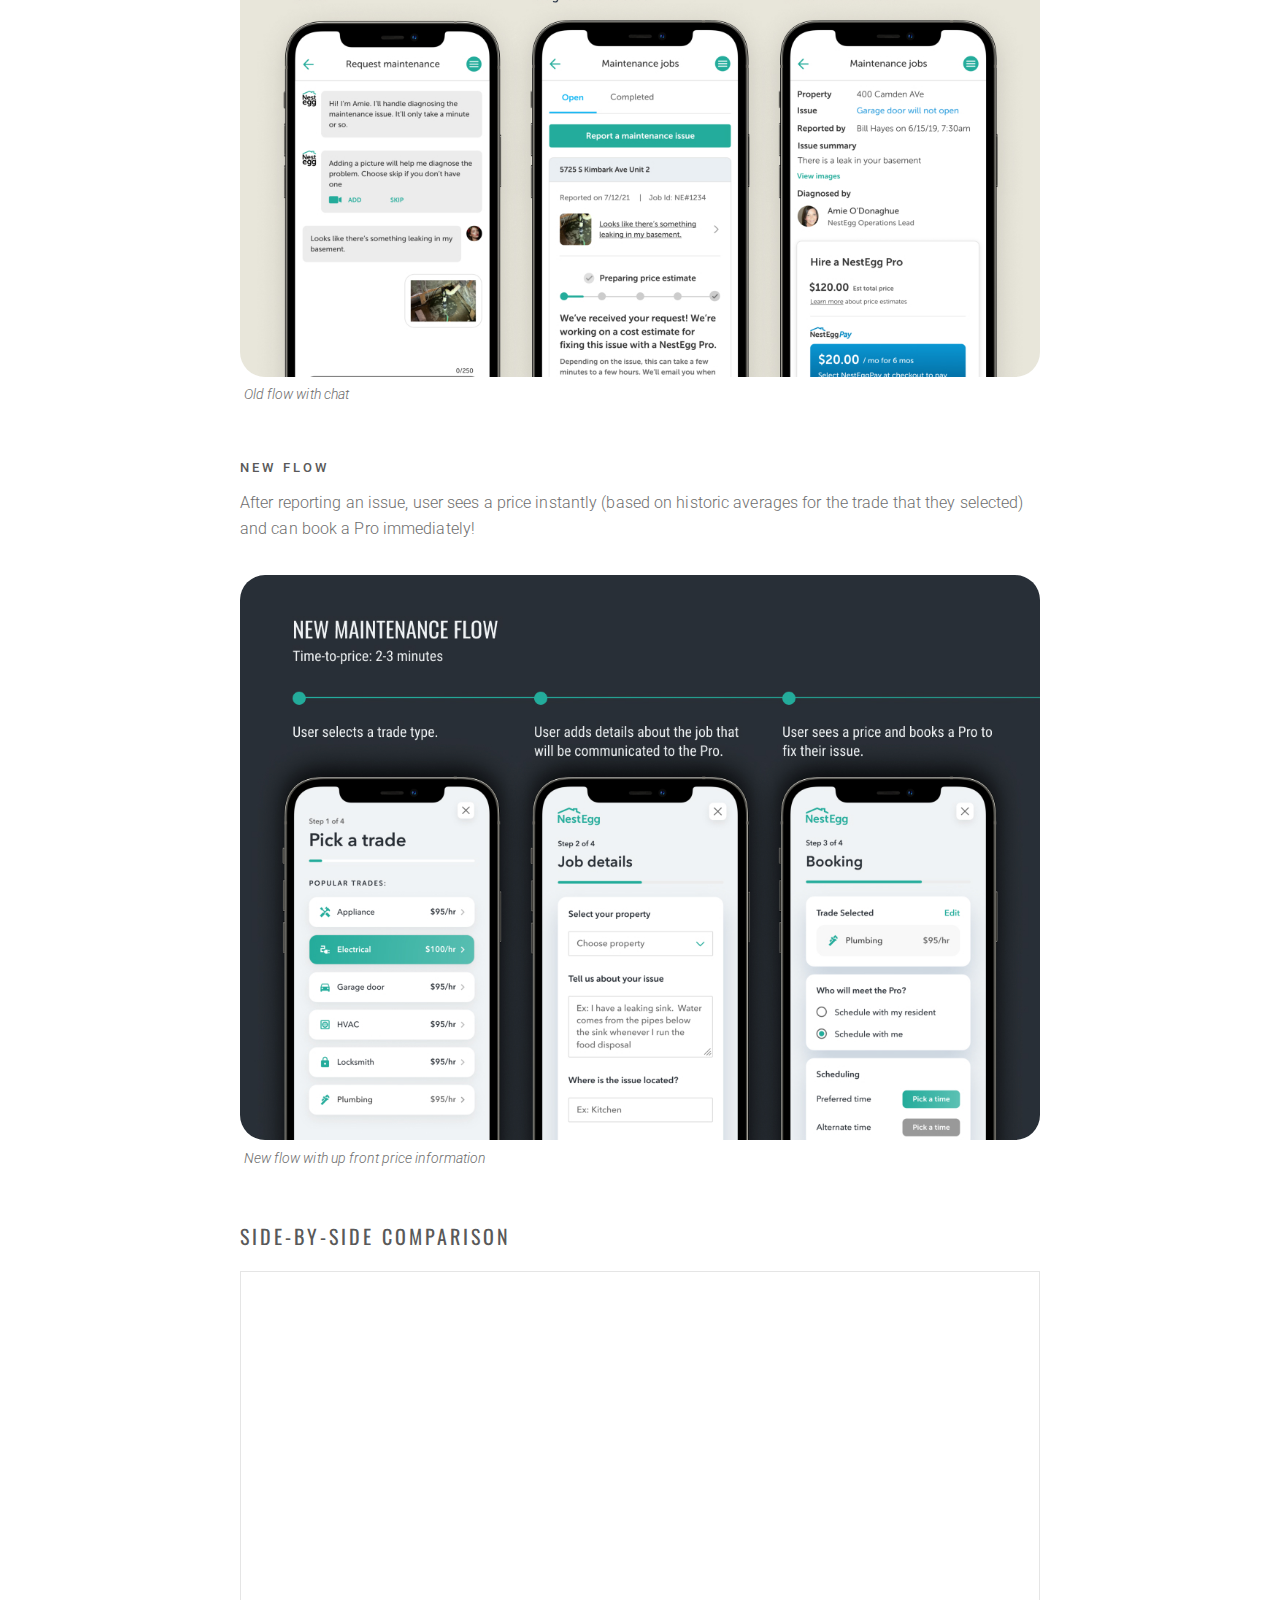
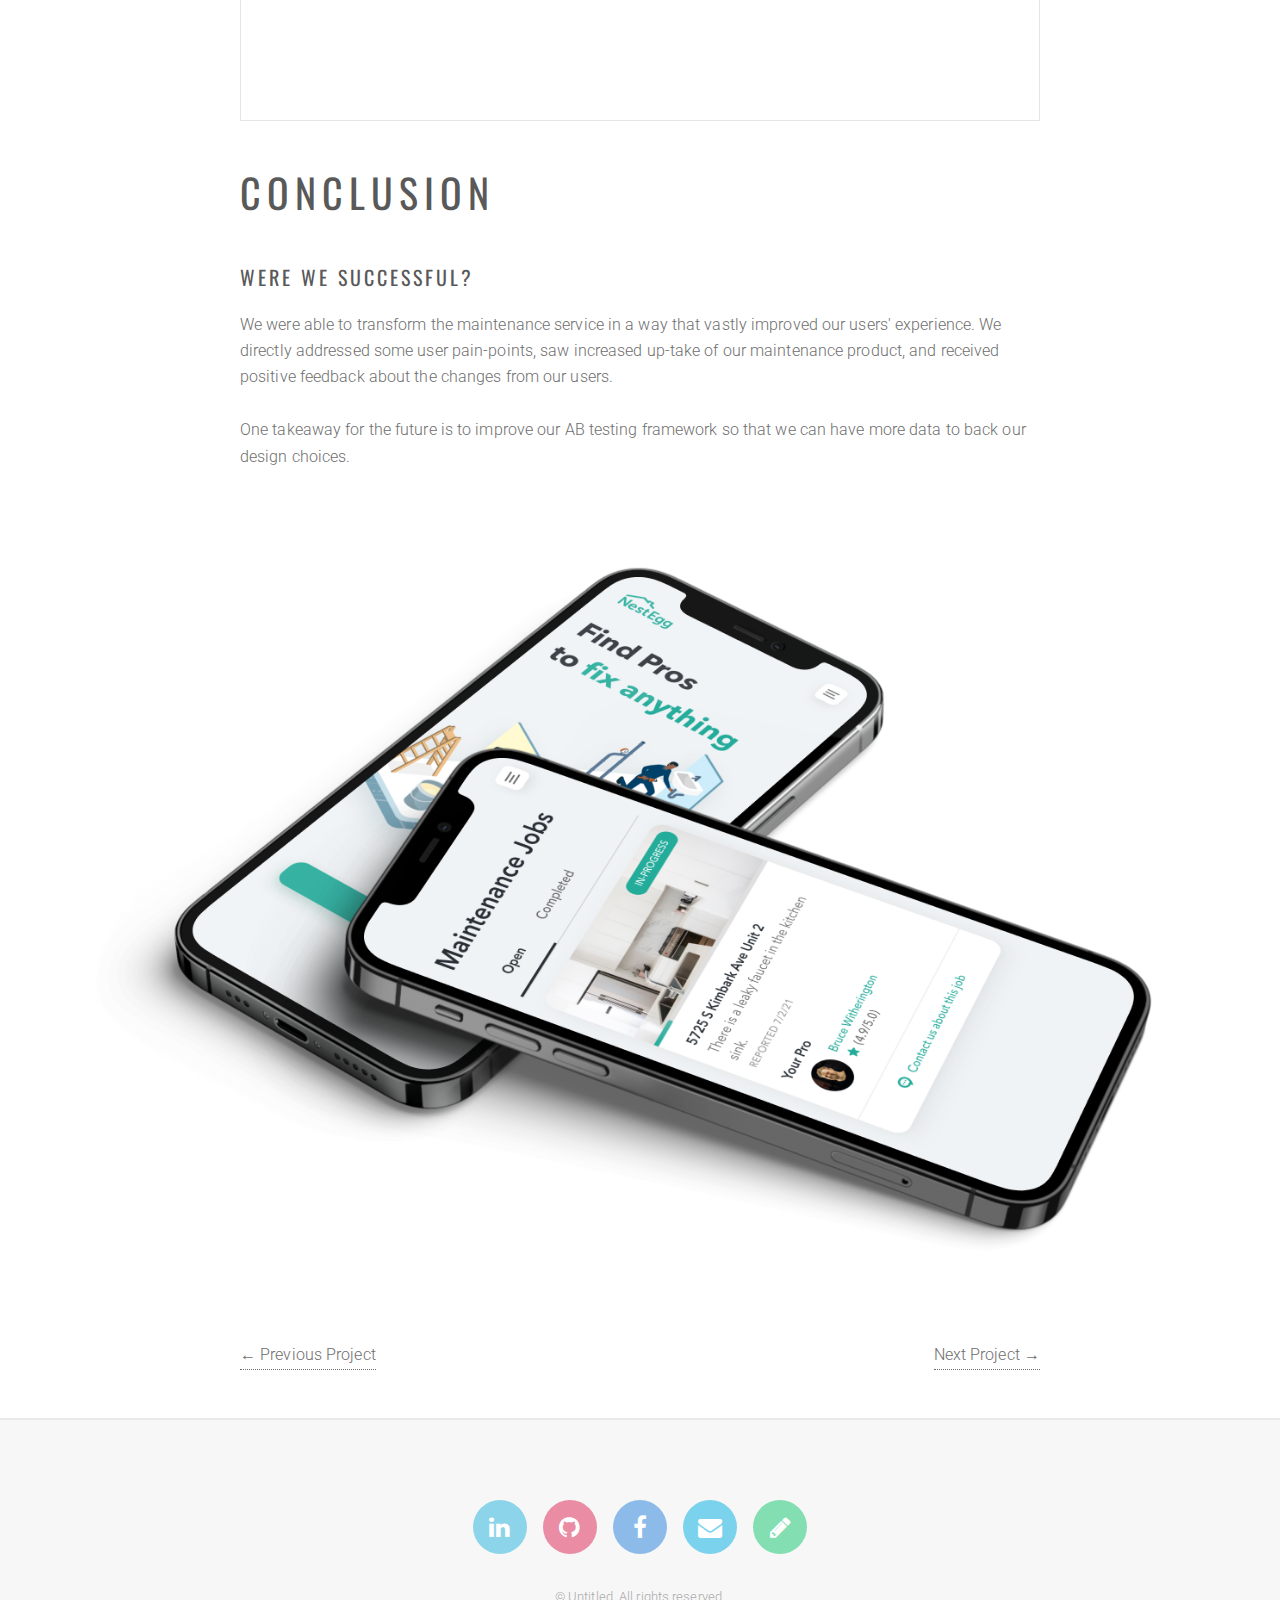
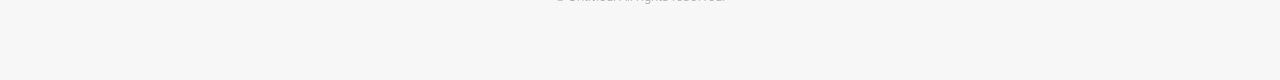
<file: maintenance-redesign.html>
<!DOCTYPE HTML>
<!--
	Formula by Pixelarity
	pixelarity.com | hello@pixelarity.com
	License: pixelarity.com/license
-->
<html>
	<head>
		<title>maintenance project</title>
		<meta charset="utf-8" />
		<meta name="viewport" content="width=device-width, initial-scale=1" />
		<!--[if lte IE 8]><script src="assets/js/ie/html5shiv.js"></script><![endif]-->
		<link rel="stylesheet" href="assets/css/main.css" />
		<!--[if lte IE 9]><link rel="stylesheet" href="assets/css/ie9.css" /><![endif]-->
		<!--[if lte IE 8]><link rel="stylesheet" href="assets/css/ie8.css" /><![endif]-->
	</head>
	<body>

		<!-- Page Wrapper -->
			<div id="page-wrapper">

				<!-- Header -->
					<header id="header">
						<a href="index.html" class="logo">NOAH <span>KANG</span></a>
						<nav>
							<ul>
								<li><a href="#menu">Menu</a></li>
							</ul>
						</nav>
					</header>

				<!-- Menu -->
					<nav id="menu">
						<ul class="links">
							<li><a href="index.html">Home</a></li>
							<li><a href="about.html">About</a></li>
						</ul>
					</nav>

				<!-- Wrapper -->
					<div id="wrapper">

						<!-- Main -->
							<section id="main" class="main">
								<div class="inner project-inner">
									<header class="major">
										<h1>Maintenance Flow Redesign</h1>
									</header>
									<span class="image main"><img src="images/maint1-hero-img.jpg" alt="" /></span>
									<div class="">

									</div>
									<div class="content-block">
										<h2>
											Context
										</h2>
										<p>
											NestEgg aims to help ordinary people achieve financial independence through real-estate. We do this by empowering mom and pop landlords to easily self-manage their own portfolios. (To learn more, check out our <a href="https://nestegg.rent/">website.</a>) We also value putting human relationships at the center of the rental experience, doing with long-term renting what AirBNB did with short-term stays.
											<br/><br/>
											One of NestEgg's key features is on-demand maintenance coordination. When a resident reports a maintenance issue, NestEgg handles it so that the landlord doesn't need to be bothered - finding local Pros, handling scheduling, and providing live in-app updates to the landlords.
										</p>
									</div>
									<div class="content-block">
										<h2>Problem</h2>
										<p>
										A significant percentage of our users were not using our maintenance feature, which was the lynch pin of our business model. We wanted to figure out why.</p>
									</div>
									<div class="content-block">
										<h2>
											My Role
										</h2>
										<p class="_1em-bottom">
											I worked as the principle UX Researcher and Designer on this project, collaborating with our Product Manager, Chris Le, and the rest of our design team.
										</p>
											<div class="roles">
												<span class="roles-chip">
													UX Design
												</span>
												<span class="roles-chip">
													User research
												</span>
											</div>
									</div>
									<div class="content-block">
										<div class="row">
											<div class="6u 12u$(small)">
											<h2>
												Step 1: Investigation
											</h2>
											<p class="_1em-bottom">
												I started with some <strong>initial hypotheses</strong>:
											</p>
												<ul>
													<li>
														<strong>Visibility</strong> - Users may not know that the maintenance feature exists.
													</li>
													<br />
													<li>
														<strong>Education</strong> - Users may not understand what our maintenance product can do for them.
													</li>
													<br />
													<li>
														<strong>Friction</strong> - Users may find our existing maintenance flow too confusing.
													</li>
												</ul>
											<p><strong>Competitor analysis</strong> of companies like Thumbtack, Jiffy, and Angie's list, was also helpful in identifying common patterns.</p>
											</div>
											<div class="6u 12u$(small)">
												<div class="image main grow-img-scale">
													<img class="grow-img-shadow" src="images/old-designs.jpg" alt="old designs" title="old designs"/>
													<i class="img-caption">Old designs</i>
												</div>
											</div>
										</div>

											<p>
												Next, we <strong>analyzed tracking data</strong>, which showed <strong>high drop-off</strong> at the start of our maintenance funnel. We were using a 'chat-bot' interaction for landlords to report maintenance issues, and many of our users didn't make it past the first couple of messages.
											</p>
									</div>
									<div class="content-block">
										<h2>
											Step 2: User research
										</h2>
										<div class="row">
											<div class="6u 12u$(small)">
												<h3>Research objectives</h3>
												<p>
													Discover how users are interacting with our maintenance product, with particular focus on discoverability, friction, and education.
												</p>
											</div>
											<div class="6u 12u$(small)">
												<h3>User characteristics</h3>
												<p>
													Existing landlords using our application.
												</p>
											</div>
										</div>
										<div class="image main grow-img-scale">
											<img class="" src="images/user-personas.jpg" alt="">
											<i class="img-caption">User personas</i>
										</div>
										<h3>
											User interviews
										</h3>
										<p class="">In interviews with our research group we gave the users common use cases (e.g., ‘you have a broken faucet. How would you use NestEgg to get this issue fixed?’) and examined how they interacted with the App. We also surveyed users about their experience with NestEgg.</p>
										<div class="image main">
											<img src="images/user-interviews.jpg" alt="">
											<i class="img-caption">User interviews</i>
										</div>

										<p class="">We consolidated and prioritized our findings, based on criteria like the estimated impact of each issue and how easily we thought we could solve it.</p>
										<h3>
											Top 3 findings
										</h3>
										<div class="table-=wrapper">
											<table class="alt">
												<thead>
													<tr>
														<th>Problem</th>
														<th>My proposed solution</th>
													</tr>
												</thead>
												<tbody>
													<tr>
														<td>Many users were <strong>not aware</strong> that we offered a maintenance service. Some users could not find where they could order a Pro or view past maintenance requests.</td>
														<td>Increase discoverability of maintenance service.</td>
													</tr>
													<tr>
														<td>Users <strong>did not understand</strong> how our maintenance service worked. Some users thought that we only provided a way for landlords to be notified about maintenance requests, and didn't realize that they could also hire Pros on NestEgg.</td>
														<td><ul>
															<li>Provide more in-app education.</li>
															<li>Simplify and shorten the flow.</li>
															<li>Replace the chat-bot with a form..</li>
														</ul></td>
													</tr>
													<tr>
														<td>Maintenance process was <strong>too long, with multiple drop-off points.</strong>
														<ul>
															<li>After reporting an issue, landlords had to wait for up to 24 hours for us to diagnose the issue before they were given a price estimate.</li>
															<li>During a job, landlords had no way of directly communicating with their Pros, but had to rely on NestEgg to relay messages.</li>
														</ul>
															</td>
														<td>
															<ul>
																<li>Replace our current '2-part flow' with a single flow.</li>
																<li>Create a more integrated messaging experience so that landlords can speak directly to Pros.</li>
															</ul>
														</td>
													</tr>
												</tbody>
											</table>
										</div>
										<div class="image main">
											<img src="images/notion.jpg" alt="">
											<i class="img-caption">Organizing research findings in Notion</i>
										</div>
									</div>

									<div class="content-block">
										<h2>Step 3: Redesign</h2>
										<p>
											I began with flow-charts and lo-fi mockups, which I honed with the help of internal testing with our team, as well as with third-party testers.
										</p>
										<div class="image main">
											<img class="" src="images/flow-chart.jpg" alt="old designs" title="old designs"/>
											<i class="img-caption">ASAP flow comparison</i>
										</div>
										<h1 style="margin-bottom: 1em">Summary of changes</h1>
										<h2>
											Increased Discoverability:
										</h2>
										<p>Changes we made to increase visibility of the maintenance feature:</p>
										<div class="row" style="margin-top: 3em;">
											<div class="4u 12u$(medium)">
												<img src="images/xsell.jpg" class="discoverability-images grow-img-scale" alt="">
												<h3>
													Integration with rent
												</h3>
												<p>
													To target users who didn't know about NestEgg maintenance, I added a cross-sell module to the rent onboarding flow.
												</p>
											</div>
											<div class="4u 12u$(medium)">
												<img src="images/timeline-module.jpg" class="discoverability-images grow-img-scale" alt="">
												<h3>
													Top-level visibility
												</h3>
												<p>
													I added a Timeline module that would be the first thing that users see when they open the App. <i>In a later sprint, we revisited the Timeline and <a href="dashboard.html">turned it into a more useful <strong>dashboard</strong></a>.</i>
												</p>
											</div>
											<div class="4u 12u$(medium)">
												<img src="images/takeover.jpg" class="discoverability-images grow-img-scale" alt="">
												<h3>
													<strike>Takeover</strike>
												</h3>
												<p>
													We decided against a takeover ad on the homepage after receiving negative user feedback on the change. While it elevated the visibility of maintenance, and may have helped our bottom-line, it <strong>was not user-centered.</strong>
												</p>
											</div>
										</div>
										<h2>Marketing campaign:</h2>
										<p>I know that a key part of driving greater adoption of our maintenance service was marketing, so I intiiated an <strong>email coupon campaign</strong> with our marketing team to drive first-time adoption of maintenance. (The data showed that once a landlord used maintenance once, they were likely to be a repeat customer.)
										</p>
										<h2>
											Simplified issue reporting:
										</h2>
										<p>One of the key changes we made to our maintenance flow was to replace the chat-bot with a form. Our hypothesis was that many users would actually prefer a form to a chat-bot, due to the speed with which a form can be completed. We developed the form with plans to AB test it against our chat bot.</p>
										<div class="image main grow-img-scale">
											<img class="grow-img-shadow" src="images/chat-problems.jpg" alt="old designs" title="old designs"/>
											<i class="img-caption">chat vs form</i>
										</div>
										<h2>
											Decreased time-to-price:
										</h2>
										<p>After users reported a maintenance issue, they would need to wait for our ops team to generate a price (up to 24 hrs). But by that time, many users would already start looking for Pros on their own. I realized that if we could automatically show the user a price estimate based on their job type (based on data abt prices of past jobs, categorized by type), we could show a price to landlords immediately, <strong>cutting 'time-to-price' from 24 hours to minutes.</strong></p>
										<h3>Old flow</h3>
										<p>After a user reports an issue, they have to wait for up to 24 hours before they can view a price and book a Pro.</p>
										<div class="image main grow-img-scale">
											<img class="grow-img-shadow" src="images/chat-flow.jpg" alt="old designs" title="old designs"/>
											<i class="img-caption">Old flow with chat</i>
										</div>
										<h3>New flow</h3>
										<p>After reporting an issue, user sees a price instantly (based on historic averages for the trade that they selected) and can book a Pro immediately!</p>
										<div class="image main grow-img-scale">
											<img class="grow-img-shadow" src="images/trade-flow.jpg" alt="old designs" title="old designs"/>
											<i class="img-caption">New flow with up front price information</i>
										</div>
										<h2>Side-by-side comparison</h2>
										<iframe style="border: 1px solid rgba(0, 0, 0, 0.1);" width="800" height="450" src="https://www.figma.com/embed?embed_host=share&url=https%3A%2F%2Fwww.figma.com%2Fproto%2FJMrbO4QlRUlroocFPRRk5f%2FMaintenance-Iterations%3Fpage-id%3D0%253A1%26node-id%3D2%253A2595%26viewport%3D243%252C48%252C0.5%26scaling%3Dscale-down%26starting-point-node-id%3D2%253A2595%26show-proto-sidebar%3D1" allowfullscreen></iframe>
									</div>
									</div>
									<div class="inner project-inner">
										<div class="content-block">
												<h1>conclusion</h1>
												<h2>Were we successful?</h2>
												<p>We were able to transform the maintenance service in a way that vastly improved our users' experience. We directly addressed some user pain-points, saw increased up-take of our maintenance product, and received positive feedback about the changes from our users.<br /><br /> One takeaway for the future is to improve our AB testing framework so that we can have more data to back our design choices.</p>
										</div>
									</div>
									<div class="content-block center-contents">
										<img class="homepage-img" style="max-width: 1100px;" src="images/maint-job-finals.png" alt="" />
									</div>

									<div class="bottom-nav inner project-inner">
										<a href="nestegg.html">&#8592; Previous Project</a>
										<a href="dashboard.html" style="float: right;">Next Project &#8594;</a>
									</div>
							</section>

					</div>

<!-- footer -->
					<footer id="footer">
						<div class="inner">
							<ul class="icons">
								<li><a href="https://www.linkedin.com/in/noah-kang-31546166/" class="icon alt fa-linkedin"><span class="label">Linkedin</span></a></li>
								<li><a href="https://github.com/noahskang" class="icon alt fa-github"><span class="label">Github</span></a></li>
								<li><a href="https://www.facebook.com/noah.kang.54" class="icon alt fa-facebook"><span class="label">Facebook</span></a></li>
								<li><a href="mailto:noahskang@gmail.com" class="icon alt fa-envelope"><span class="label">Email</span></a></li>
								<li><a href="https://noahskang.wixsite.com/moria" class="icon alt fa-pencil"><span class="label">Moria</span></a></li>
							</ul>
						</div>
						<p class="copyright">&copy; Untitled. All rights reserved.</p>
					</footer>

			</div>

		<!-- Scripts -->
			<script src="assets/js/jquery.min.js"></script>
			<script src="assets/js/jquery.scrolly.min.js"></script>
			<script src="assets/js/jquery.scrollex.min.js"></script>
			<script src="assets/js/skel.min.js"></script>
			<script src="assets/js/util.js"></script>
			<!--[if lte IE 8]><script src="assets/js/ie/respond.min.js"></script><![endif]-->
			<script src="assets/js/main.js"></script>

	</body>
</html>
</file>
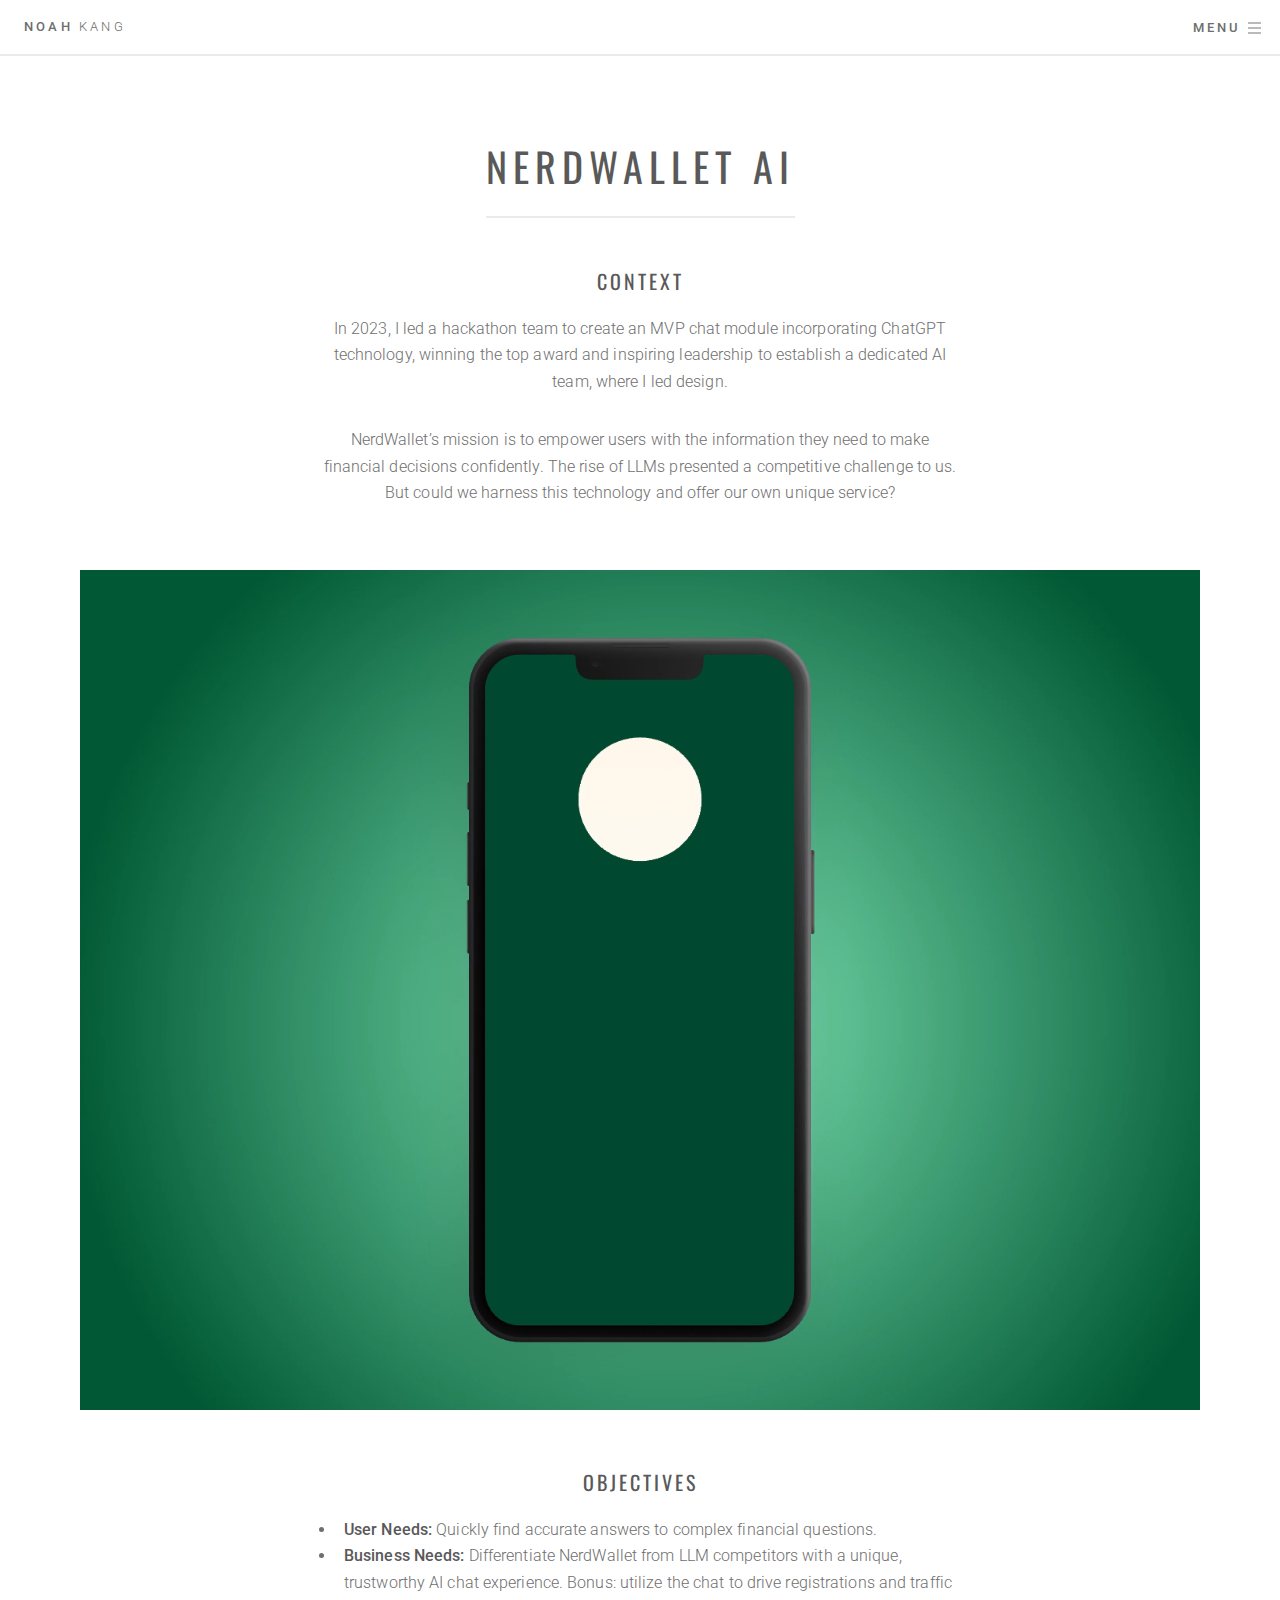
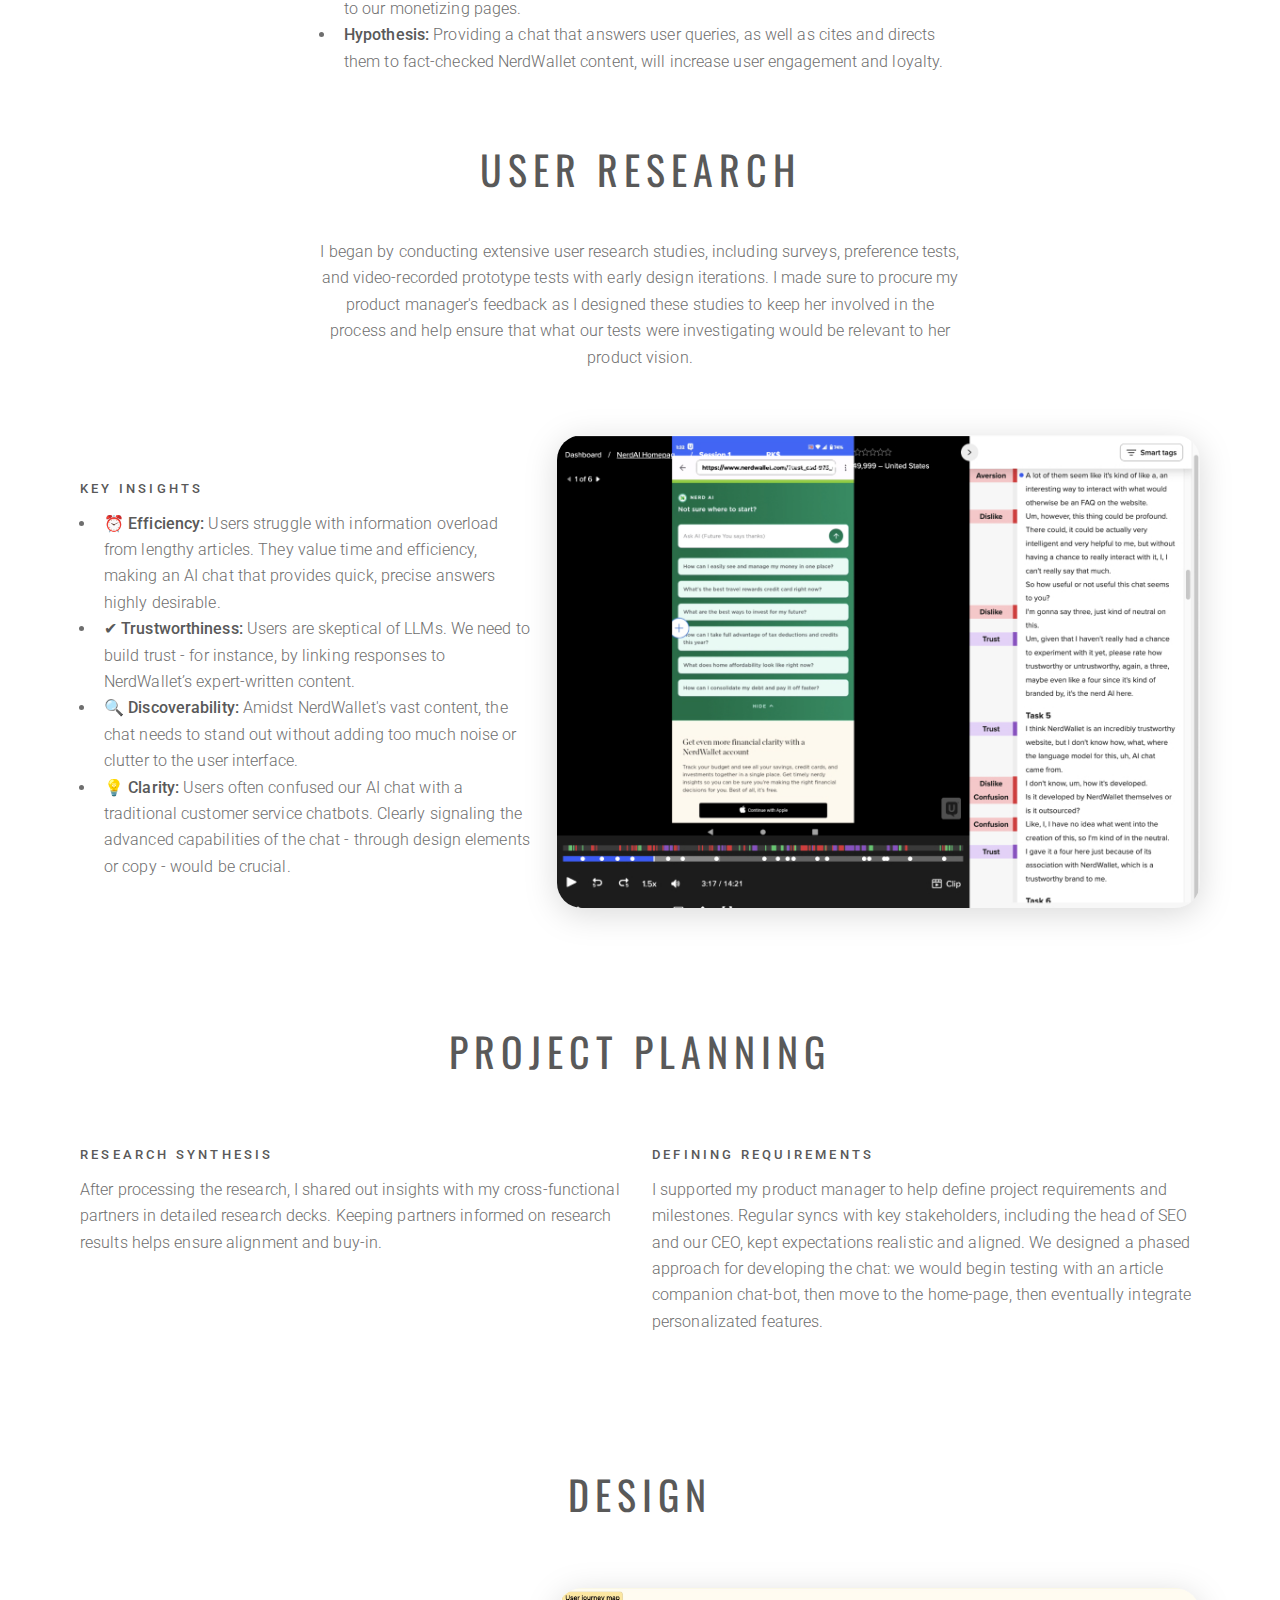
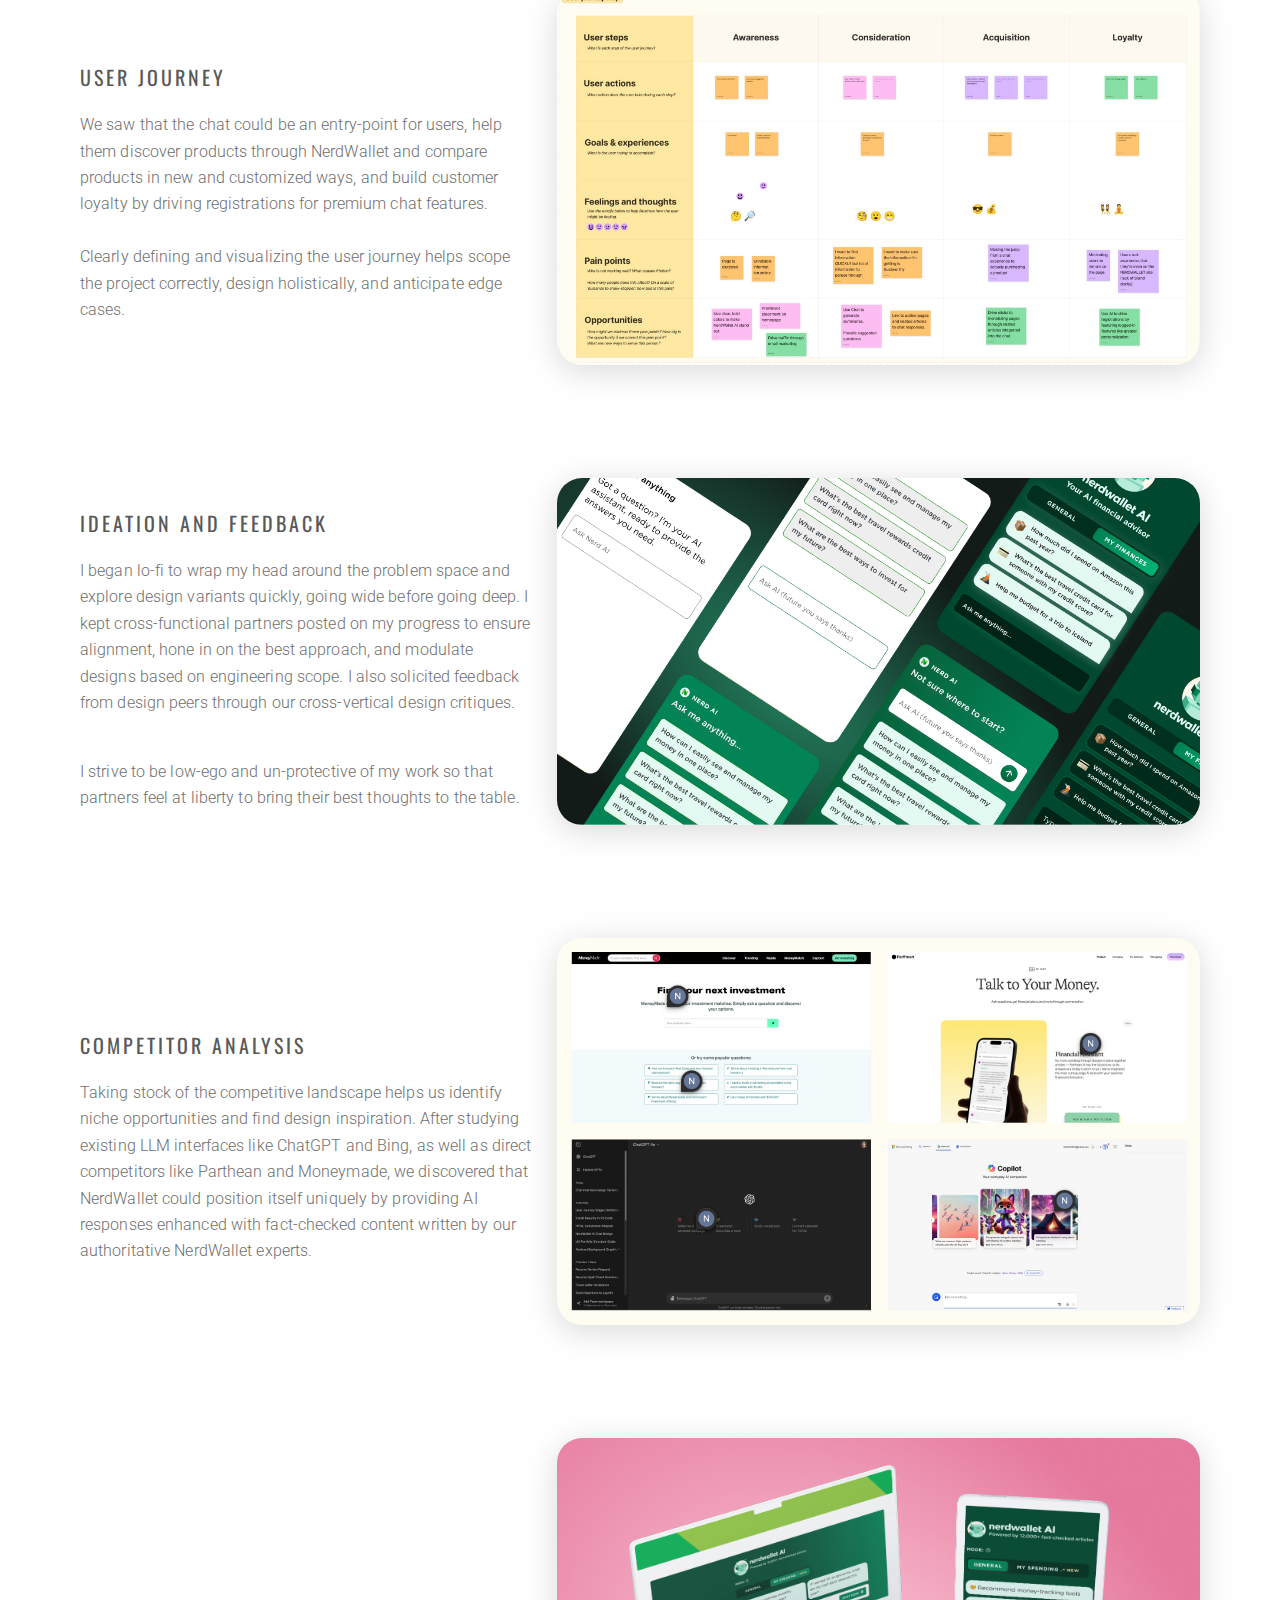
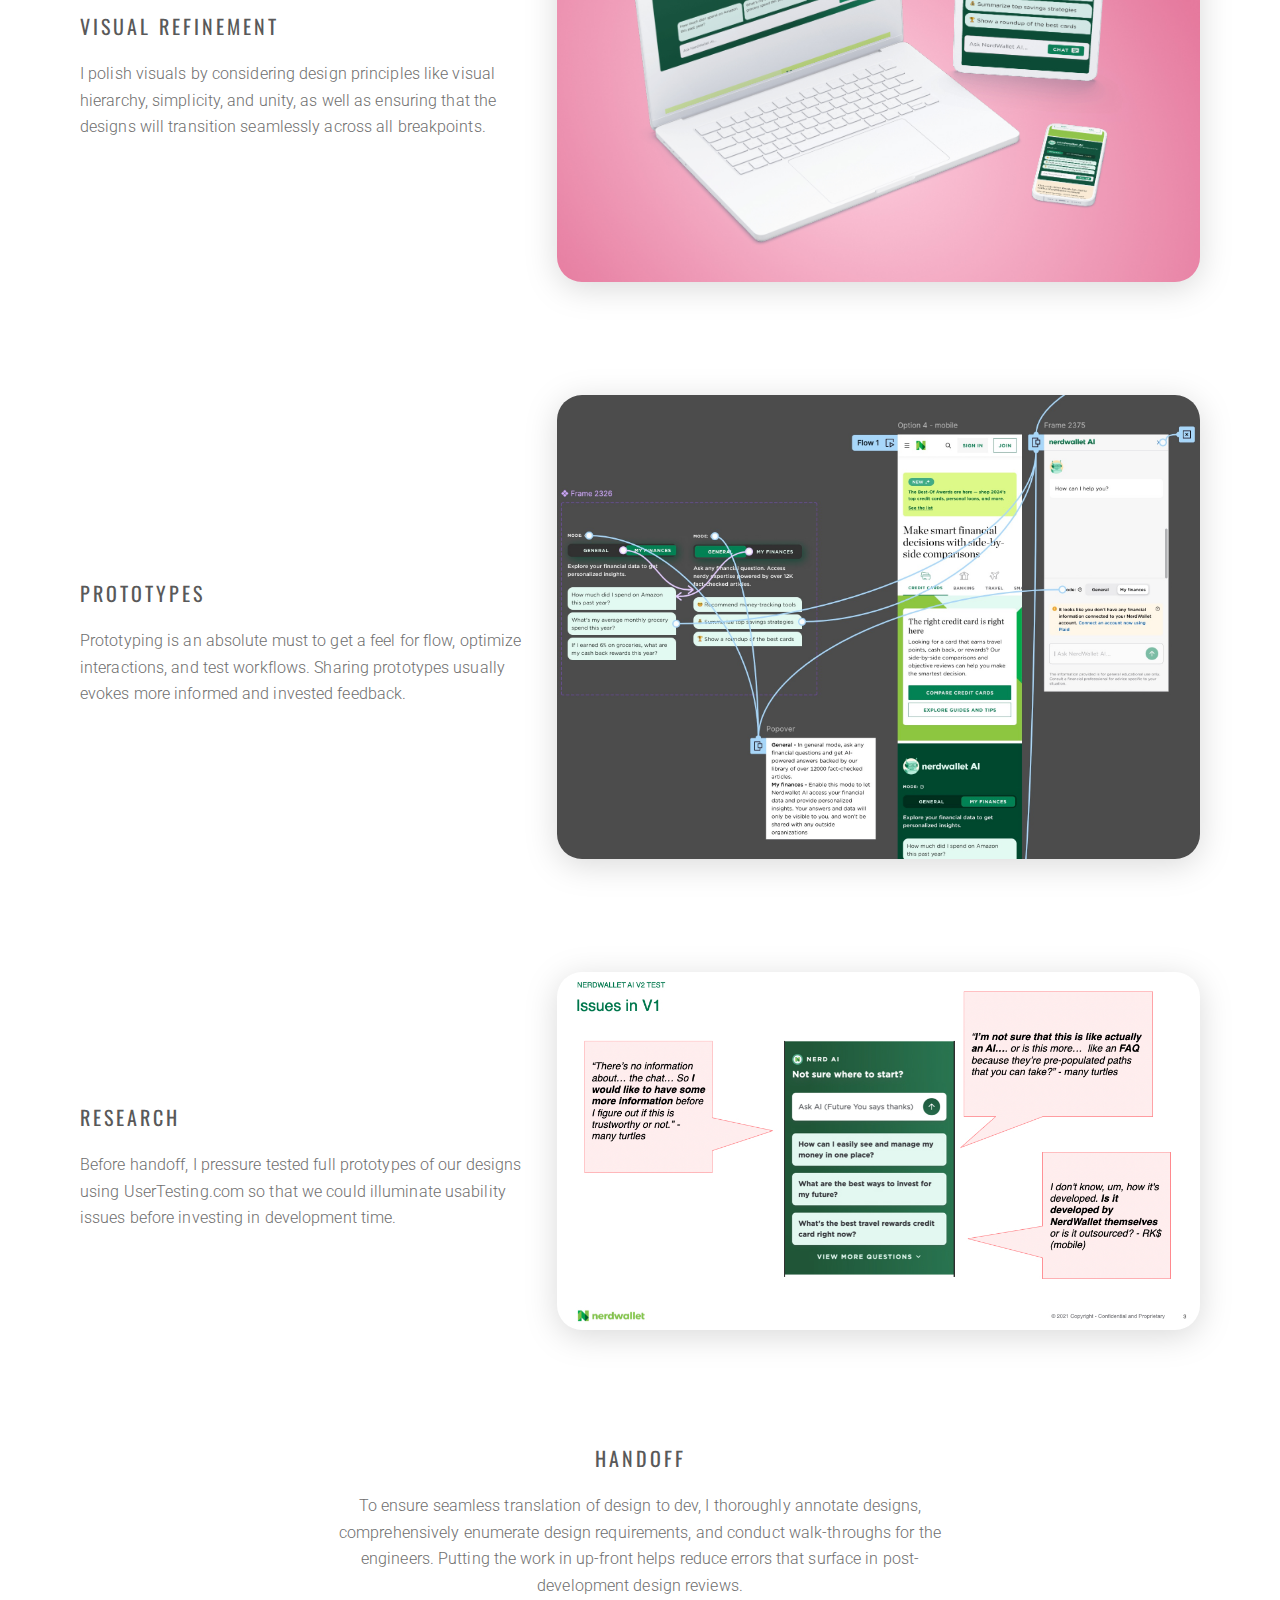
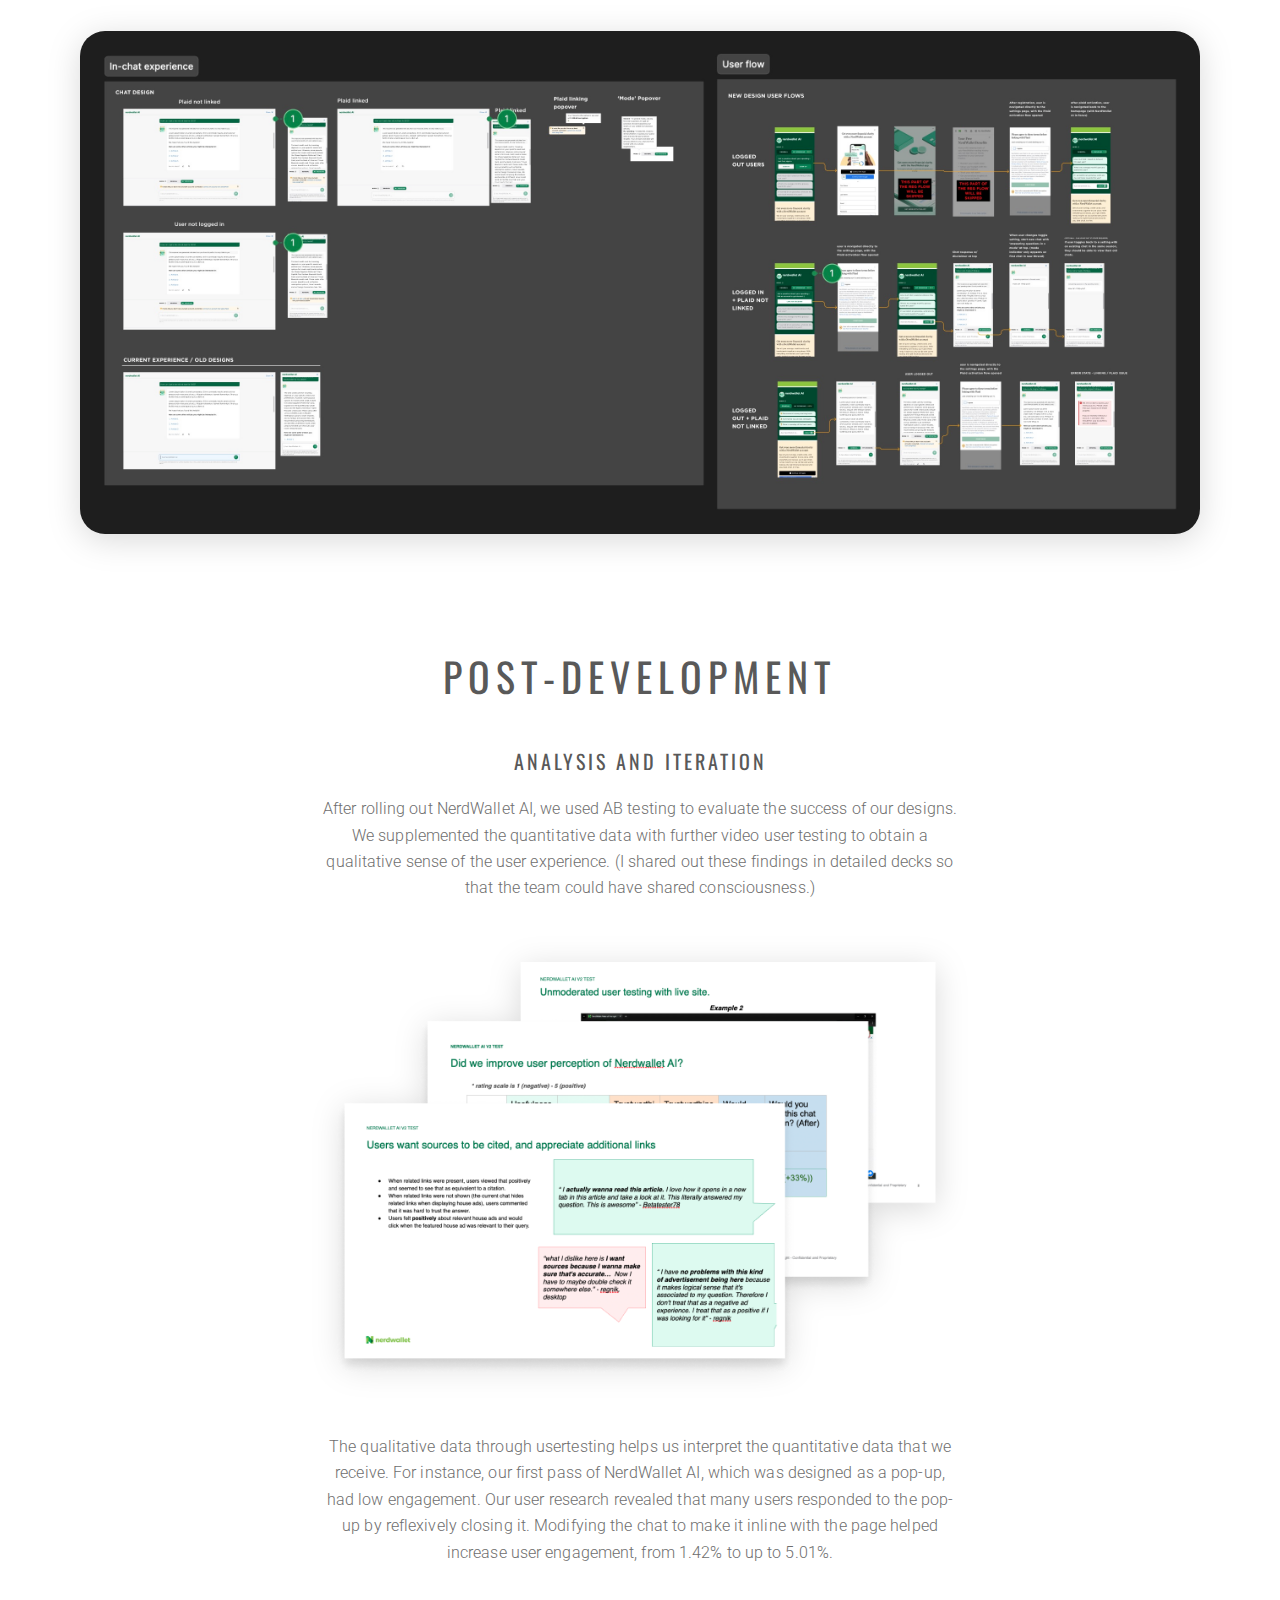
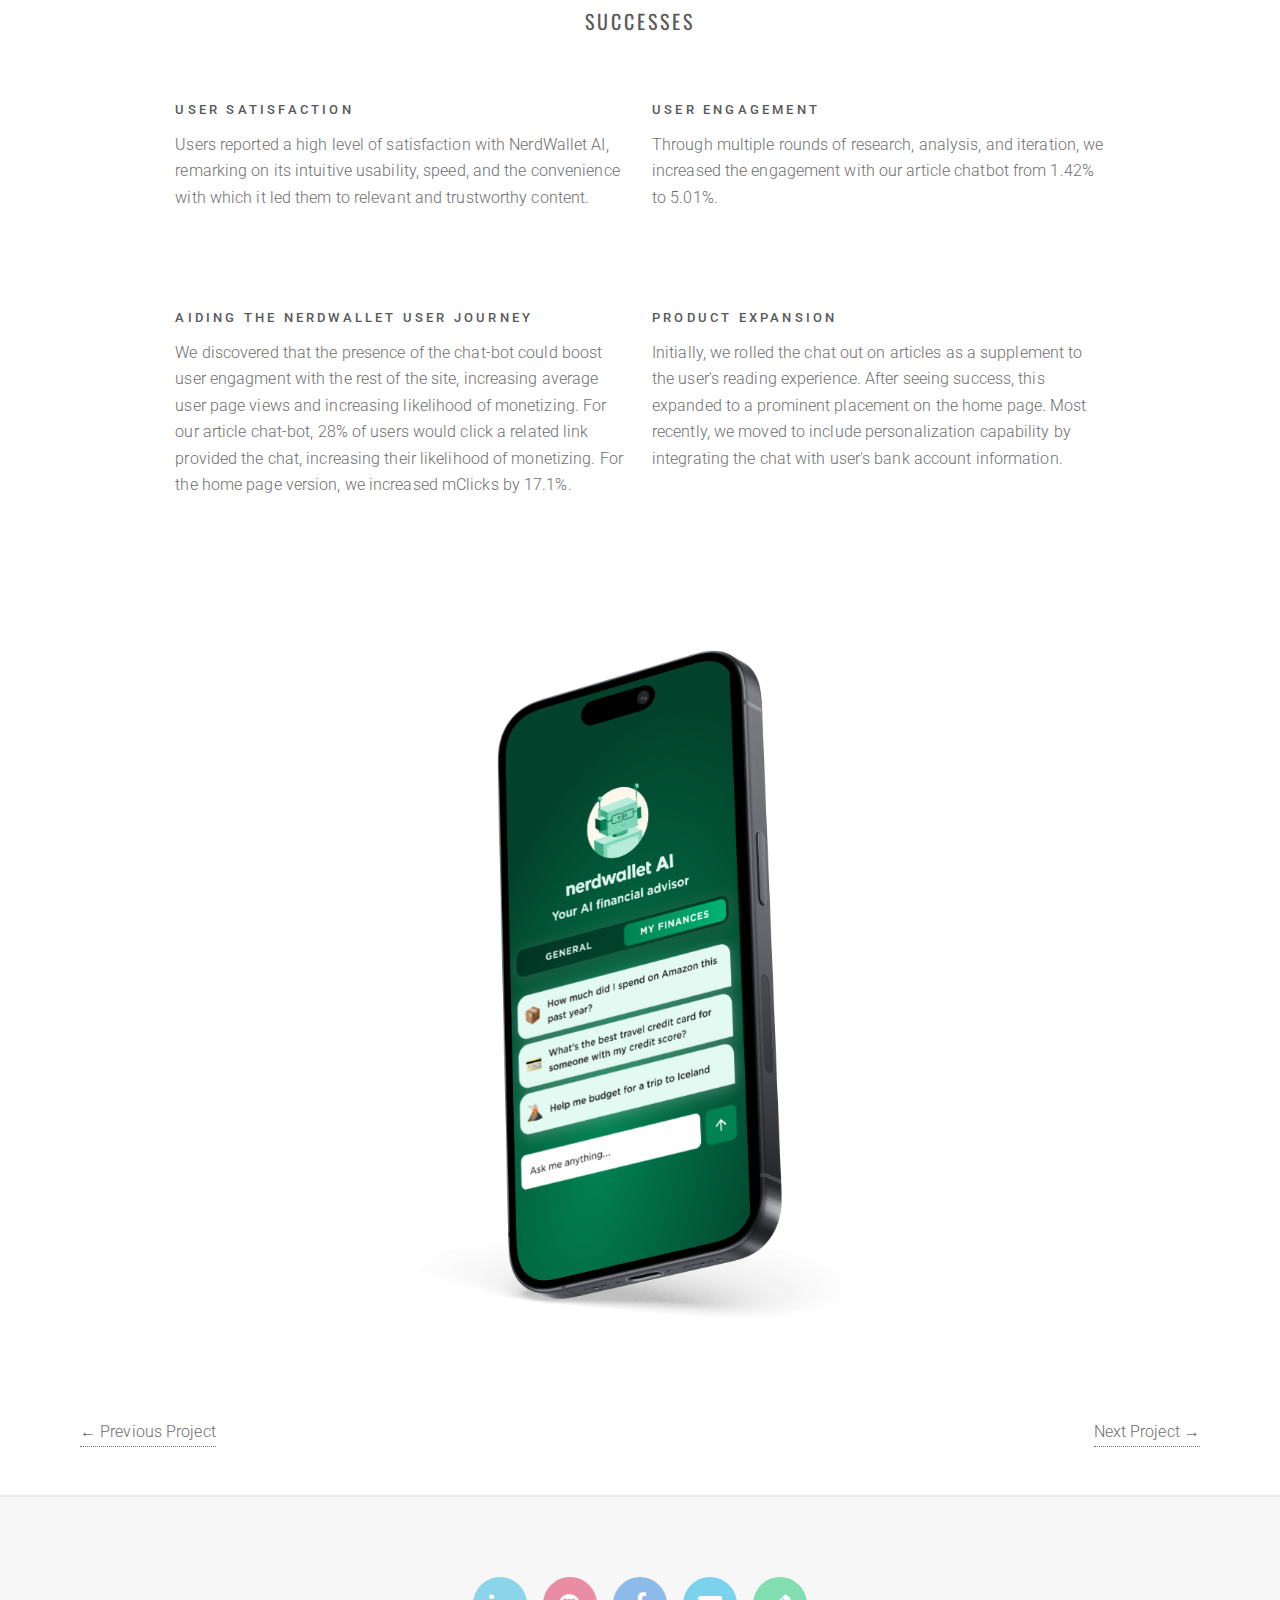
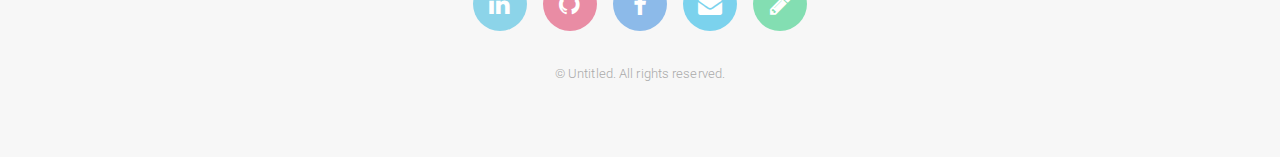
<file: nerdwallet.html>
<!DOCTYPE HTML>
<!--
	Formula by Pixelarity
	pixelarity.com | hello@pixelarity.com
	License: pixelarity.com/license
-->
<html>
	<head>
		<title>Nerdwallet AI</title>
		<meta charset="utf-8" />
		<meta name="viewport" content="width=device-width, initial-scale=1" />
		<!--[if lte IE 8]><script src="assets/js/ie/html5shiv.js"></script><![endif]-->
		<link rel="stylesheet" href="assets/css/main.css" />
		<!--[if lte IE 9]><link rel="stylesheet" href="assets/css/ie9.css" /><![endif]-->
		<!--[if lte IE 8]><link rel="stylesheet" href="assets/css/ie8.css" /><![endif]-->
	</head>
	<body>

		<!-- Page Wrapper -->
			<div id="page-wrapper">

				<!-- Header -->
					<header id="header">
						<a href="index.html" class="logo">NOAH <span>KANG</span></a>
						<nav>
							<ul>
								<li><a href="#menu">Menu</a></li>
							</ul>
						</nav>
					</header>

				<!-- Menu -->
					<nav id="menu">
						<ul class="links">
							<li><a href="index.html">Home</a></li>
							<li><a href="about.html">About</a></li>
						</ul>
					</nav>

				<!-- Wrapper -->
					<div id="wrapper">

						<!-- Main -->
							<section id="main" class="main">
								<div class="inner project-wider">
									<header class="major">
										<h1>NerdWallet AI</h1>
                                        <!-- <p><em><b style="color: red !important">page under construction; please contact me at noahskang@gmail.com if you would like more information in the mean time! :)</b></em></p> -->
									</header>
									<div class="content-block">
										<div class="narrow-centered-text">
										<h2>Context</h2>
										<p>
											In 2023, I led a hackathon team to create an MVP chat module incorporating ChatGPT technology, winning the top award and inspiring leadership to establish a dedicated AI team, where I led design.</p>
											<p>NerdWallet’s mission is to empower users with the information they need to make financial decisions confidently. The rise of LLMs presented a competitive challenge to us. But could we harness this technology and offer our own unique service? 
										</p>
									</div>
									</div>
									<!-- <span class="image main"><img src="images/maint1-hero-img.jpg" alt="" /></span> -->
									<div class="image main">
										<video width="100%" autoplay muted>
											<source src="images/nerdai-chat-video.mp4" type="video/mp4">
										</video>
									</div>
									<div class="content-block narrow-centered-text">
										<h2>Objectives</h2>
										<ul class="align-left">
                                            <li>
                                                <b>User Needs:</b> Quickly find accurate answers to complex financial questions.
                                            </li>
                                            <li>
                                                <b>Business Needs: </b>Differentiate NerdWallet from LLM competitors with a unique, trustworthy AI chat experience. Bonus: utilize the chat to drive registrations and traffic to our monetizing pages.
                                            </li>
                                            <li>   
                                                <b>Hypothesis: </b> Providing a chat that answers user queries, as well as cites and directs them to fact-checked NerdWallet content, will increase user engagement and loyalty. 
                                            </li>
                                        </ul>
									</div>
                                    <div class="content-block">
										<div class="narrow-centered-text">
											<h1>User Research</h1>
											<p>I began by conducting extensive user research studies, including surveys, preference tests, and video-recorded prototype tests with early design iterations.  I made sure to procure my product manager's feedback as I designed these studies to keep her involved in the process and help ensure that what our tests were investigating would be relevant to her product vision. 
											</p>
										</div>
										<div class="row row-spacer horizontally-centered">
											<div class="5u 12u$(small)">
												<h3>Key Insights</h3>
												<ul>
													<li>
														<b>&#x23F0; Efficiency:</b> Users struggle with information overload from lengthy articles. They value time and efficiency, making an AI chat that provides quick, precise answers highly desirable.
														</li>
														<li><b>&#x2714; Trustworthiness:</b> Users are skeptical of LLMs. We need to build trust - for instance, by linking responses to NerdWallet’s expert-written content.</li>
														<li> &#x1F50D; <b>Discoverability:</b> Amidst NerdWallet's vast content, the chat needs to stand out without adding too much noise or clutter to the user interface.</li>
														<li> &#x1F4A1; <b>Clarity:</b> Users often confused our AI chat with a traditional customer service chatbots. Clearly signaling the advanced capabilities of the chat - through design elements or copy - would be crucial.</li>
														</ul>   
											</div>

                                            <div class="7u 12u$(small)">
                                                <div class="image main">
                                                    <img class="img-shadow" src="images/user-research.jpg" alt="user research"/>
                                                </div>
                                            </div>
										</div>
										<h1 class="narrow-centered-text">Project Planning</h1>
                                        <div class="row row-spacer">
											<div class="6u 12u$(small)">
												<h3>Research Synthesis</h3>
												<p>After processing the research, I shared out insights with my cross-functional partners in detailed research decks. Keeping partners informed on research results helps ensure alignment and buy-in.  
												</p>
											</div>
											<div class="6u 12u$(small)">
												<h3>Defining requirements</h3>
												<p>I supported my product manager to help define project requirements and milestones. Regular syncs with key stakeholders, including the head of SEO and our CEO, kept expectations realistic and aligned. We designed a phased approach for developing the chat: we would begin testing with an article companion chat-bot, then move to the home-page, then eventually integrate personalizated features.</p>
											</div>
										</div>
										

									</div>
									<div class="content-block">
                                        <h1 style="margin: auto; text-align: center">
                                            DESIGN
                                        </h1>
										<div class="row row-spacer horizontally-centered">
											<div class="5u 12u$(small)">
                                            <h2>user journey</h2>
											<p class="_1em-bottom">
												We saw that the chat could be an entry-point for users, help them discover products through NerdWallet and compare products in new and customized ways, and build customer loyalty by driving registrations for premium chat features.
												<br /><br />
												Clearly defining and visualizing the user journey helps scope the project correctly, design holistically, and anticipate edge cases. 
											</p>
											</div>
											<div class="7u 12u$(small)">
												<div class="image main">
													<img class="img-shadow" src="images/user-journey-nw.jpeg"/>
												</div>
											</div>
										</div>

                                        <div class="row row-spacer horizontally-centered">
											<div class="5u 12u$(small)">
                                            <h2>Ideation and feedback</h2>
											<p class="_1em-bottom">
												I began lo-fi to wrap my head around the problem space and explore design variants quickly, going wide before going deep. I kept cross-functional partners posted on my progress to ensure alignment, hone in on the best approach, and modulate designs based on engineering scope. I also solicited feedback from design peers through our cross-vertical design critiques. </p>
												<br />
												<p>
												I strive to be low-ego and un-protective of my work so that partners feel at liberty to bring their best thoughts to the table. 
											</p>
											</div>
											<div class="7u 12u$(small)">
                                                <div class="image main">
                                                    <img class="img-shadow" src="images/Ideation.jpg"/>
                                                </div>
                                            </div>
										</div>
                                            <div class="row row-spacer horizontally-centered">
                                                <div class="5u 12u$(small)">
                                                <h2>Competitor analysis</h2>
                                                <p class="_1em-bottom">
                                                    Taking stock of the competitive landscape helps us identify niche opportunities and find design inspiration. After studying existing LLM interfaces like ChatGPT and Bing, as well as direct competitors like Parthean and Moneymade, we discovered that NerdWallet could position itself uniquely by providing AI responses enhanced with fact-checked content written by our authoritative NerdWallet experts.
                                                </p>
                                                </div>
                                                <div class="7u 12u$(small)">
                                                    <div class="image main">
                                                        <img class="img-shadow" src="images/competitor-analysis-nw.jpeg"/>
                                                    </div>
                                                </div>
                                            </div>
									
                                        <div class="row row-spacer horizontally-centered">
                                            <div class="5u 12u$(small)">
                                            <h2>
                                                Visual refinement 
                                                </h2>
                                            <p class="_1em-bottom">
                                                I polish visuals by considering design principles like visual hierarchy, simplicity, and unity, as well as ensuring that the designs will transition seamlessly across all breakpoints. 
                                            </p>
                                            </div>
                                            <div class="7u 12u$(small)">
                                                <div class="image main">
                                                    <img class="img-shadow" src="images/nerdai-visual-refinement.jpg"/>
                                                </div>
                                            </div>
                                        </div>

                                        <div class="row row-spacer horizontally-centered">
                                            <div class="5u 12u$(small)">
                                            <h2>
                                                Prototypes 
											</h2>
												<p class="_1em-bottom">
													Prototyping is an absolute must to get a feel for flow, optimize interactions, and test workflows. Sharing prototypes usually evokes more informed and invested feedback. 

												</p>
                                            </div>
											<div class="7u 12u$(small)">
                                                <div class="image main">
                                                    <img class="img-shadow" src="images/prototypes.jpeg"/>
                                                </div>
                                            </div>
										</div>

										<div class="row row-spacer horizontally-centered">
											<div class="5u 12u$(small)">
												<h2>
													Research
												</h2>
												<p class="_1em-bottom">
													Before handoff, I pressure tested full prototypes of our designs using UserTesting.com so that we could illuminate usability issues before investing in development time. 
												</p>
											</div>
											<div class="7u 12u$(small)">
												<div class="image main">
													<img class="img-shadow" src="images/research-slide.jpg"/>
												</div>
											</div>
										</div>
    
										<div class="content-block">
											<div class="narrow-centered-text">
											<h2>
												Handoff 
											</h2>
											<p>
												To ensure seamless translation of design to dev, I thoroughly annotate designs, comprehensively enumerate design requirements, and conduct walk-throughs for the engineers.  Putting the work in up-front helps reduce errors that surface in post-development design reviews.
											</p>
											</div>
											<div class="image main">
												<img class="img-shadow" src="images/handoff-file-nerd-ai.jpeg"/>
											</div>
										</div>
								</div>
                                </div>
								<div class="inner project-wider">
										<div class="content-block">
												<div class="narrow-centered-text">
													<h1>Post-Development</h1>
												<h2 style="margin-top: 2em">Analysis and iteration</h2>
													<p>After rolling out NerdWallet AI, we used AB testing to evaluate the success of our designs.  We supplemented the quantitative data with further video user testing to obtain a qualitative sense of the user experience. (I shared out these findings in detailed decks so that the team could have shared consciousness.)</p>
												
													<div class="image main">
														<img class="img-shadow" src="images/closing-slides.png"/>
													</div>
													The qualitative data through usertesting helps us interpret the quantitative data that we receive. For instance, our first pass of NerdWallet AI, which was designed as a pop-up, had low engagement. Our user research revealed that many users responded to the pop-up by reflexively closing it.  Modifying the chat to make it inline with the page helped increase user engagement, from 1.42% to up to 5.01%.
												</div>
												<h2 style="margin-top: 2em" class="narrow-centered-text">Successes</h2>

													<div class="row row-spacer center-contents">
														<div class="5u 12u$(small)">
															<h3>User satisfaction</h3>
															<p>Users reported a high level of satisfaction with NerdWallet AI, remarking on its intuitive usability, speed, and the convenience with which it led them to relevant and trustworthy content.</p>
														</div>
														<div class="5u 12u$(small)">
															<h3>User engagement</h3>
															<p>
																Through multiple rounds of research, analysis, and iteration, we increased the engagement with our article chatbot from 1.42% to 5.01%.
															</p>
														</div>
													</div>
													<div class="row center-contents">
														<div class="5u 12u$(small)">
															<h3>aiding the nerdwallet user journey</h3>
															<p>We discovered that the presence of the chat-bot could boost user engagment with the rest of the site, increasing average user page views and increasing likelihood of monetizing.  For our article chat-bot, 28% of users would click a related link provided the chat, increasing their likelihood of monetizing. For the home page version, we increased mClicks by 17.1%.</p>
														</div>
														<div class="5u 12u$(small)">
															<h3>Product expansion</h3>
															<p>Initially, we rolled the chat out on articles as a supplement to the user's reading experience. After seeing success, this expanded to a prominent placement on the home page. Most recently, we moved to include personalization capability by integrating the chat with user's bank account information.</p>
														</div>
													</div>
										</div>
									</div>
									<div class="content-block center-contents">
										<img class="homepage-img" style="max-width: 1100px;" src="images/nerdai-hero-2.png" alt="" />
									</div>

									<div class="bottom-nav inner project-wider">
										<a href="nestegg.html">&#8592; Previous Project</a>
										<a href="dashboard.html" style="float: right;">Next Project &#8594;</a>
								</div>
							</section>

					</div>

<!-- footer -->
					<footer id="footer">
						<div class="inner">
							<ul class="icons">
								<li><a href="https://www.linkedin.com/in/noah-kang-31546166/" class="icon alt fa-linkedin"><span class="label">Linkedin</span></a></li>
								<li><a href="https://github.com/noahskang" class="icon alt fa-github"><span class="label">Github</span></a></li>
								<li><a href="https://www.facebook.com/noah.kang.54" class="icon alt fa-facebook"><span class="label">Facebook</span></a></li>
								<li><a href="mailto:noahskang@gmail.com" class="icon alt fa-envelope"><span class="label">Email</span></a></li>
								<li><a href="https://noahskang.wixsite.com/moria" class="icon alt fa-pencil"><span class="label">Moria</span></a></li>
							</ul>
						</div>
						<p class="copyright">&copy; Untitled. All rights reserved.</p>
					</footer>

			</div>

		<!-- Scripts -->
			<script src="assets/js/jquery.min.js"></script>
			<script src="assets/js/jquery.scrolly.min.js"></script>
			<script src="assets/js/jquery.scrollex.min.js"></script>
			<script src="assets/js/skel.min.js"></script>
			<script src="assets/js/util.js"></script>
			<!--[if lte IE 8]><script src="assets/js/ie/respond.min.js"></script><![endif]-->
			<script src="assets/js/main.js"></script>

	</body>
</html>
</file>
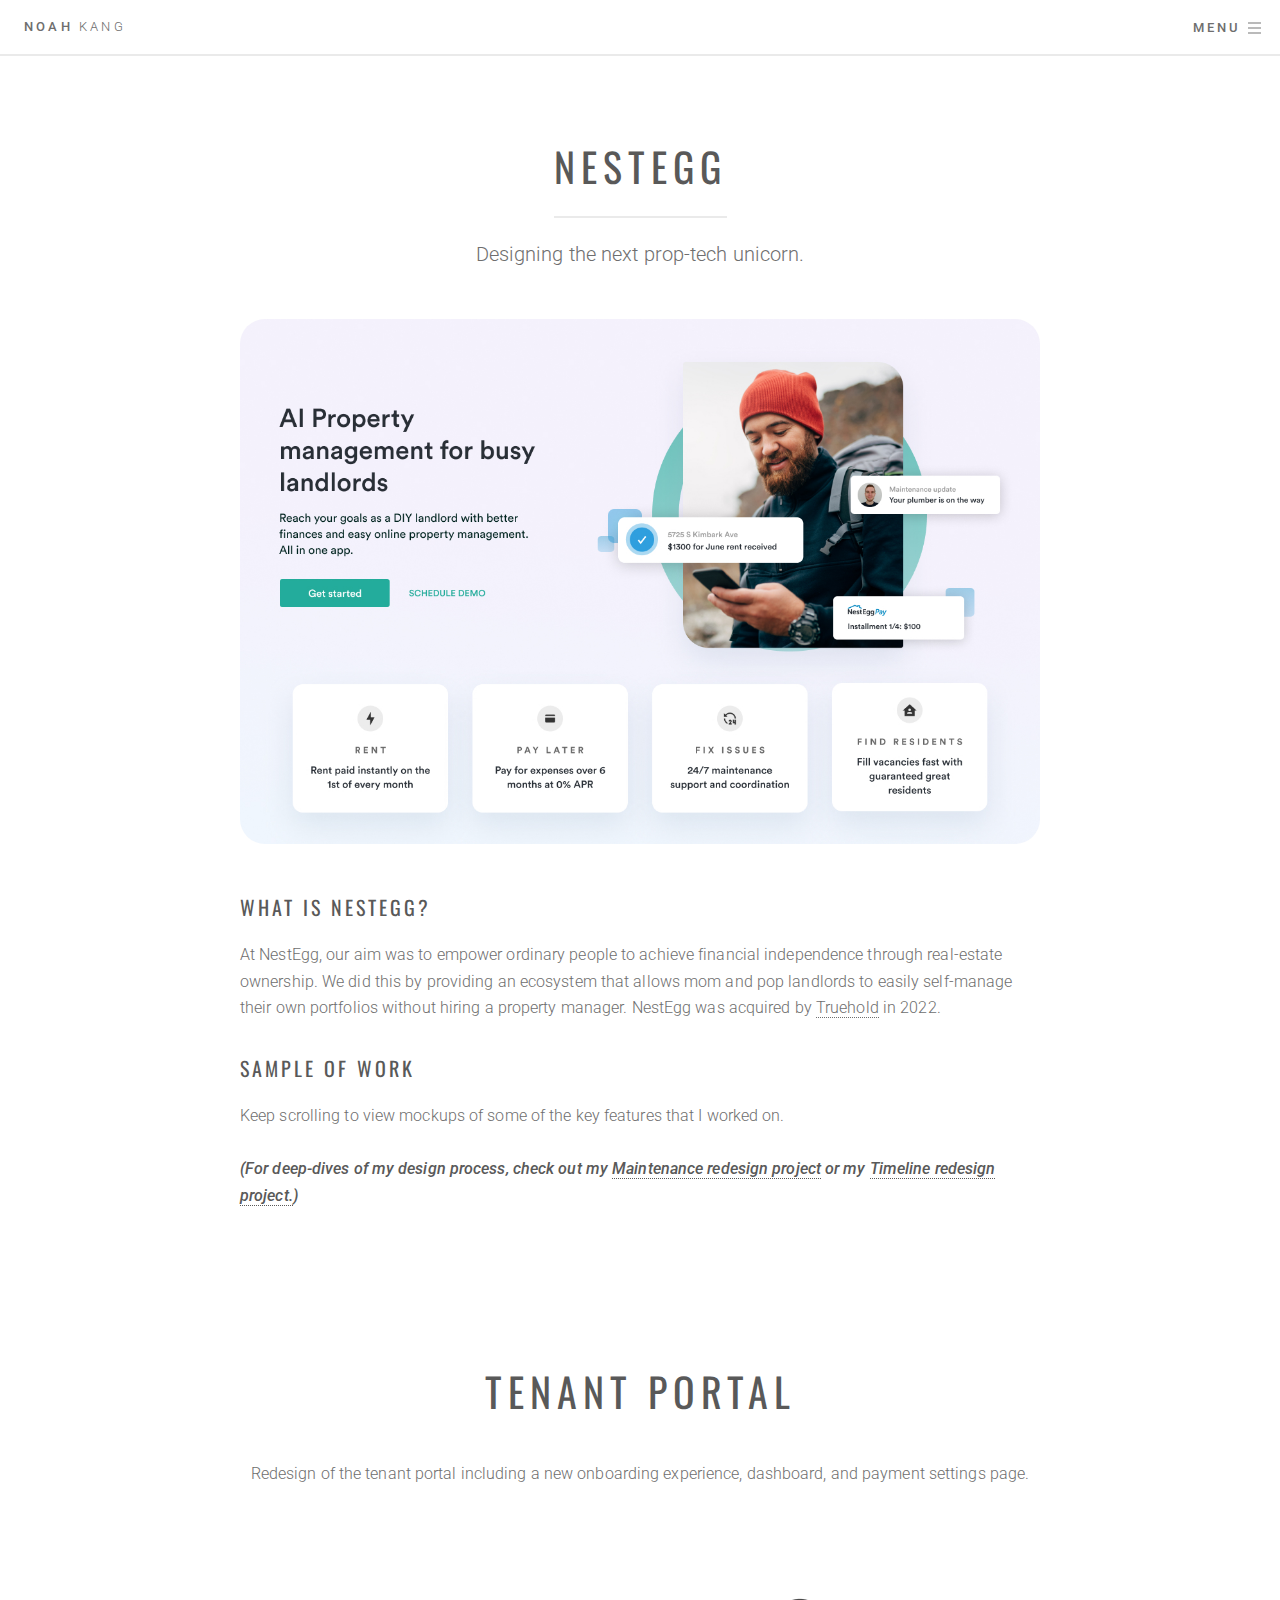
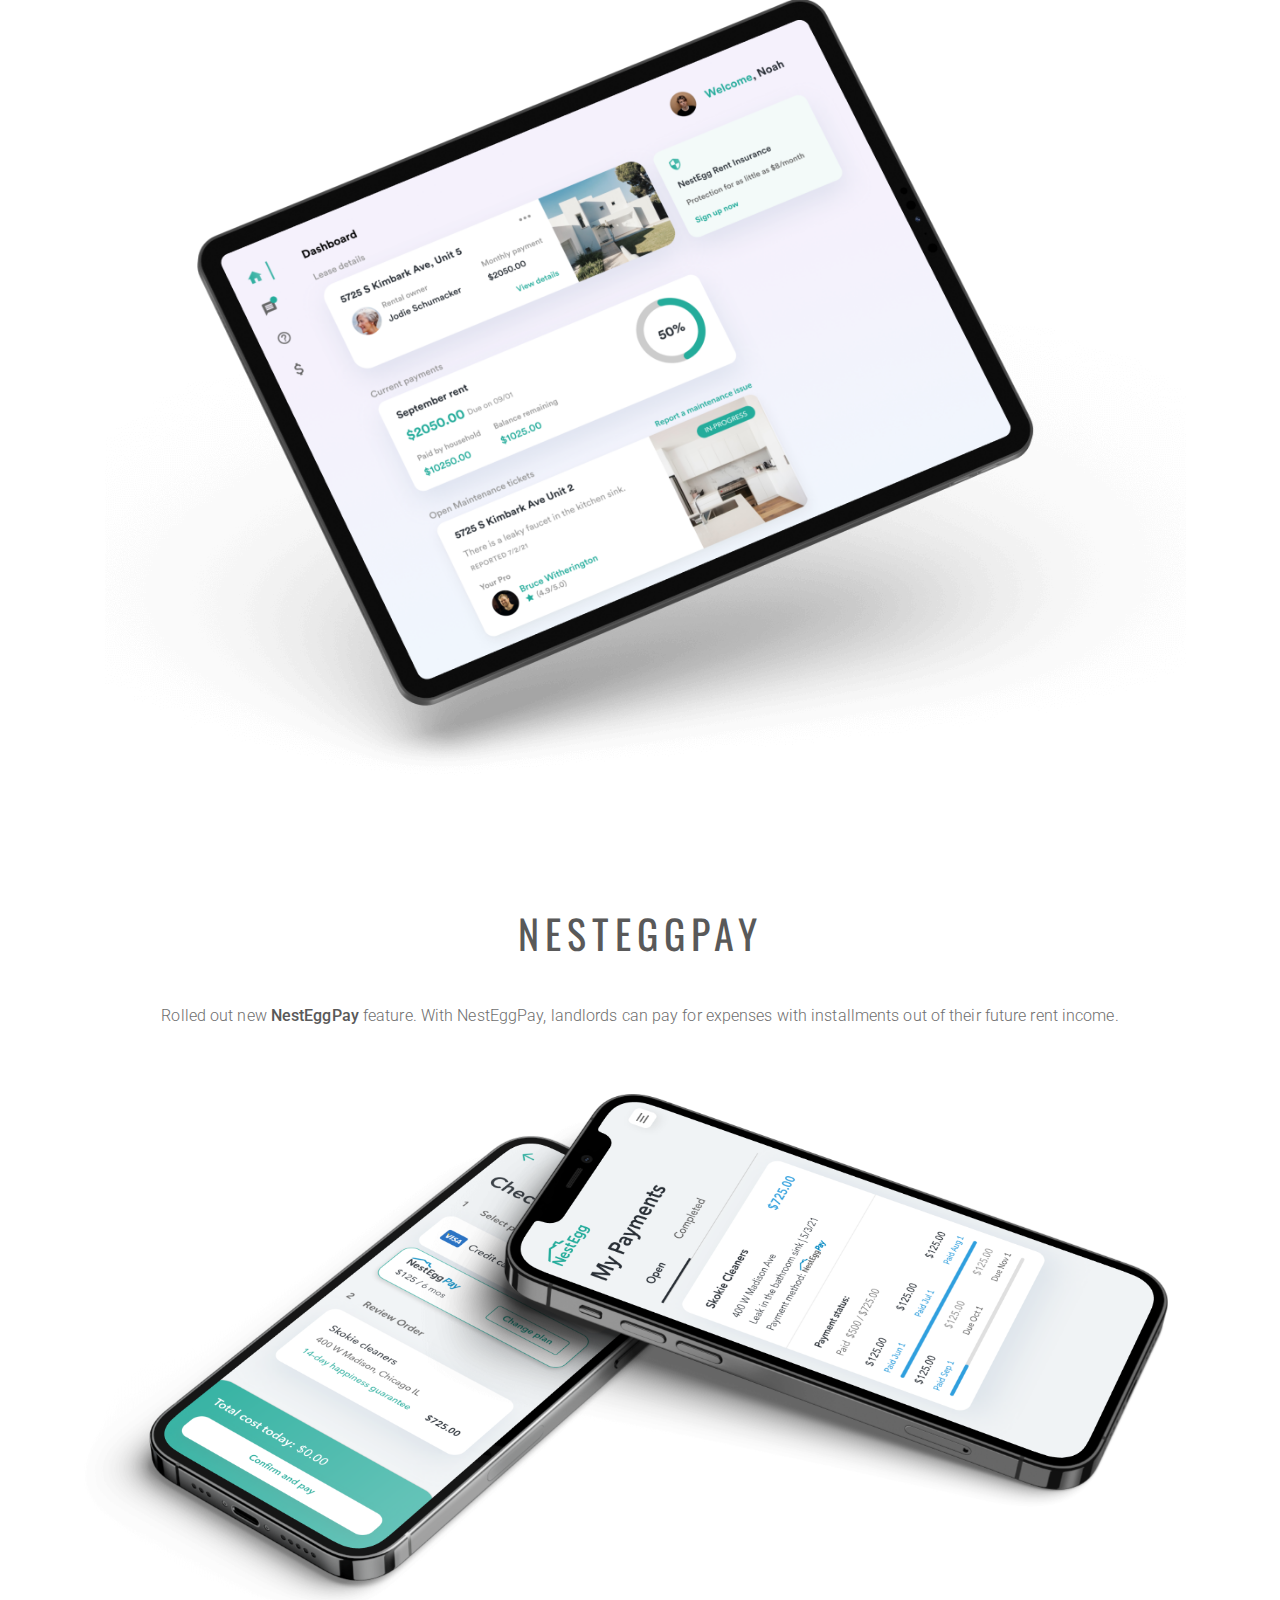
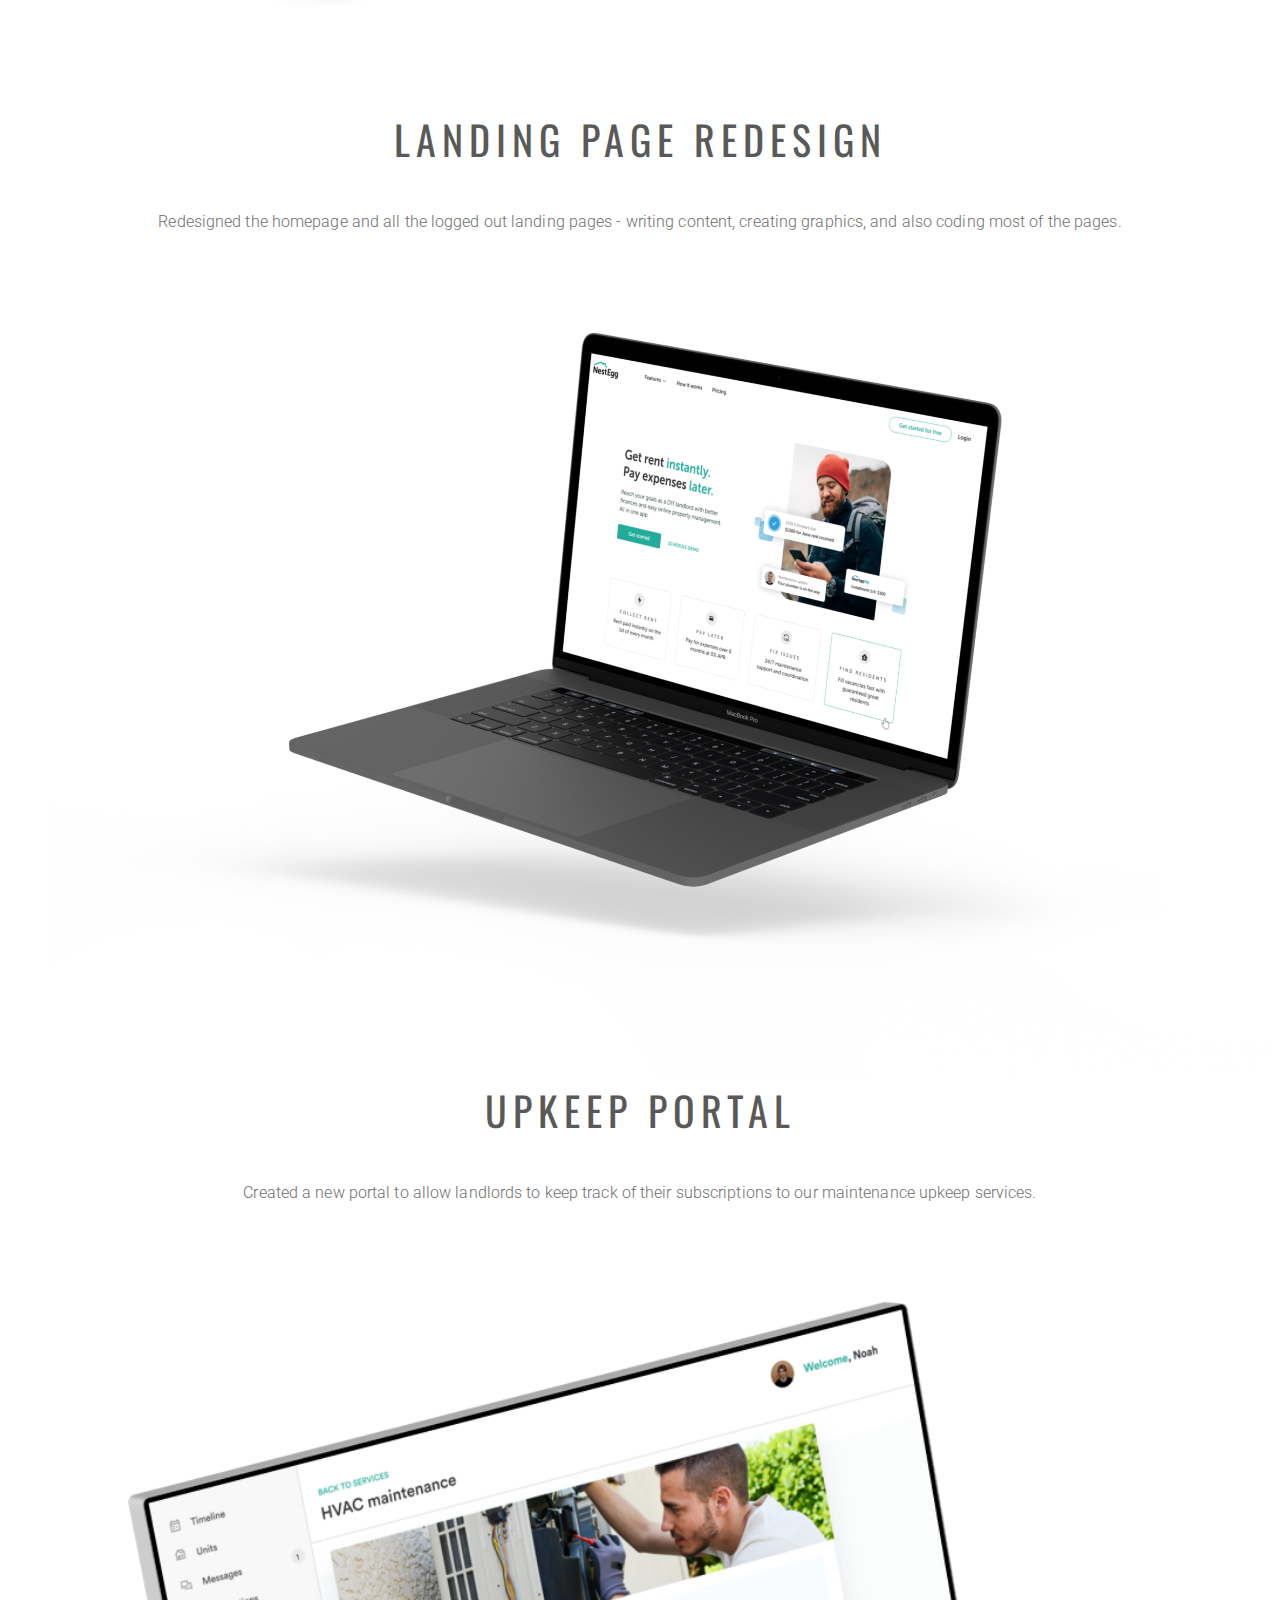
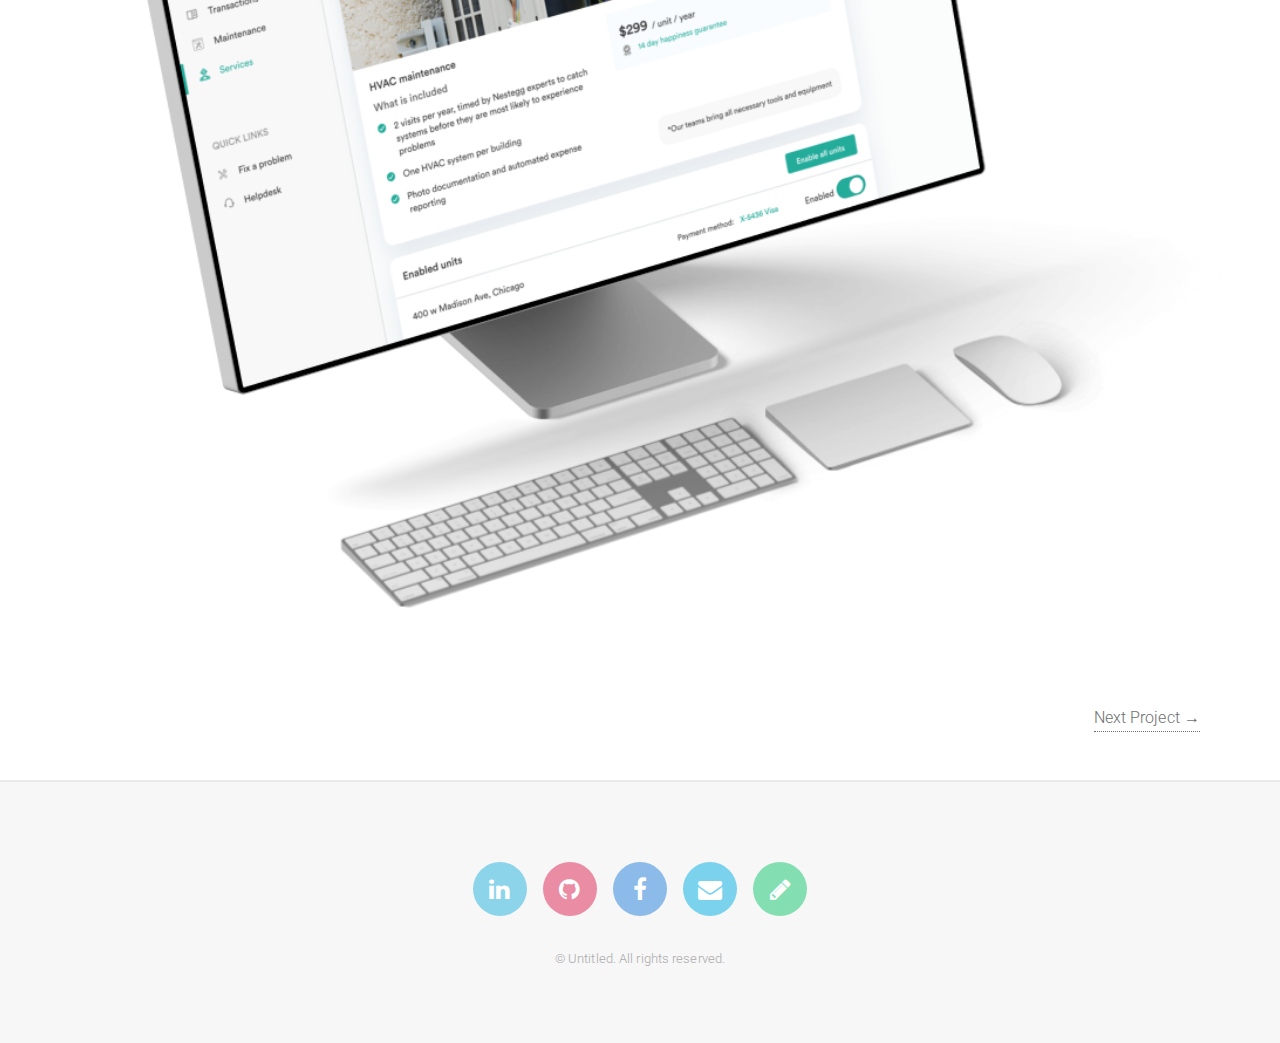
<file: nestegg.html>
<!DOCTYPE HTML>
<!--
	Formula by Pixelarity
	pixelarity.com | hello@pixelarity.com
	License: pixelarity.com/license
-->
<html>
	<head>
		<title>maintenance project</title>
		<meta charset="utf-8" />
		<meta name="viewport" content="width=device-width, initial-scale=1" />
		<!--[if lte IE 8]><script src="assets/js/ie/html5shiv.js"></script><![endif]-->
		<link rel="stylesheet" href="assets/css/main.css" />
		<!--[if lte IE 9]><link rel="stylesheet" href="assets/css/ie9.css" /><![endif]-->
		<!--[if lte IE 8]><link rel="stylesheet" href="assets/css/ie8.css" /><![endif]-->
	</head>
	<body>

		<!-- Page Wrapper -->
			<div id="page-wrapper">

				<!-- Header -->
					<header id="header">
						<a href="index.html" class="logo">NOAH <span>KANG</span></a>
						<nav>
							<ul>
								<li><a href="#menu">Menu</a></li>
							</ul>
						</nav>
					</header>

				<!-- Menu -->
					<nav id="menu">
						<ul class="links">
							<li><a href="index.html">Home</a></li>
							<li><a href="about.html">About</a></li>
						</ul>
					</nav>

				<!-- Wrapper -->
					<div id="wrapper">

						<!-- Main -->
							<section id="main" class="main">
								<div class="inner project-inner">
									<header class="major">
										<h1>NestEgg</h1>
										<p class="subtitle">Designing the next prop-tech unicorn.</h1>
									</header>
									<span class="image main"><img src="images/nestegg-summary.jpg" alt="" /></span>
									<div class="content-block">
										<h2>What is NestEgg?</h2>
										<p>
											At NestEgg, our aim was to empower ordinary people to achieve financial independence through real-estate ownership. We did this by providing an ecosystem that allows mom and pop landlords to easily self-manage their own portfolios without hiring a property manager. NestEgg was acquired by <a href="https://www.truehold.com/">Truehold</a> in 2022.
									</p>
										<h2>Sample of work</h2>
										 Keep scrolling to view mockups of some of the key features that I worked on.<br/><br/>
										 <i><strong>(For deep-dives of my design process, check out my <a href="maintenance-redesign.html">Maintenance redesign project</a> or my <a href="dashboard.html">Timeline redesign project.</a>)</strong></i>
									</div>
								</div>

								<div class="inner" style="width: 70em !important">
									<h1 style="z-index: 4; text-align: center; margin-top: 3em">Tenant portal</h1>
									<p style="text-align: center; margin-bottom: 4em;">Redesign of the tenant portal including a new onboarding experience, dashboard, and payment settings page.</p>
									<div class="image main img-link-no-cursor" style="margin-bottom: 6em;">
										<img src="images/resident-portal.png" alt=""/>
									</div>
									<h1 style="z-index: 4; text-align: center">NestEggPay</h1>
									<p style="text-align: center; margin-bottom: 4em;">Rolled out new <strong>NestEggPay</strong> feature. With NestEggPay, landlords can pay for expenses with installments out of their future rent income.</p>
									<div class="image main img-link-no-cursor" style="margin-bottom: 6em;">
										<img src="images/nestegg-pay.png" alt=""/>
									</div>
									<h1 style="z-index: 4; text-align: center">Landing page redesign</h1>
									<p style="text-align: center; margin-bottom: 6em;">Redesigned the homepage and all the logged out landing pages - writing content, creating graphics, and also coding most of the pages.</p>
									<div class="image main img-link-no-cursor" style="margin-bottom: 6em;">
										<img src="images/homepage.png" style="width: 110%; position: relative; right: 2em" alt=""/
									</div>
									<h1 style="z-index: 4; text-align: center;">Upkeep portal</h1>
									<p style="margin-bottom: 6em; text-align: center;">Created a new portal to allow landlords to keep track of their subscriptions to our maintenance upkeep services.</p>
									<div class="image main img-link-no-cursor" style="margin-bottom: 6em; position: relative; left: 3em;">
										<img src="images/upkeep.png" alt=""/>
									</div>
								</div>
								<div class="inner">
									<a href="maintenance-redesign.html" style="float: right;">Next Project &#8594;</a>
								</div>
							</section>

					</div>
					<!-- footer -->
					<footer id="footer">
						<div class="inner">
							<ul class="icons">
								<li><a href="https://www.linkedin.com/in/noah-kang-31546166/" class="icon alt fa-linkedin"><span class="label">Linkedin</span></a></li>
								<li><a href="https://github.com/noahskang" class="icon alt fa-github"><span class="label">Github</span></a></li>
								<li><a href="https://www.facebook.com/noah.kang.54" class="icon alt fa-facebook"><span class="label">Facebook</span></a></li>
								<li><a href="mailto:noahskang@gmail.com" class="icon alt fa-envelope"><span class="label">Email</span></a></li>
								<li><a href="https://noahskang.wixsite.com/moria" class="icon alt fa-pencil"><span class="label">Moria</span></a></li>
							</ul>
						</div>
						<p class="copyright">&copy; Untitled. All rights reserved.</p>
					</footer>


			</div>

		<!-- Scripts -->
			<script src="assets/js/jquery.min.js"></script>
			<script src="assets/js/jquery.scrolly.min.js"></script>
			<script src="assets/js/jquery.scrollex.min.js"></script>
			<script src="assets/js/skel.min.js"></script>
			<script src="assets/js/util.js"></script>
			<!--[if lte IE 8]><script src="assets/js/ie/respond.min.js"></script><![endif]-->
			<script src="assets/js/main.js"></script>

	</body>
</html>
</file>
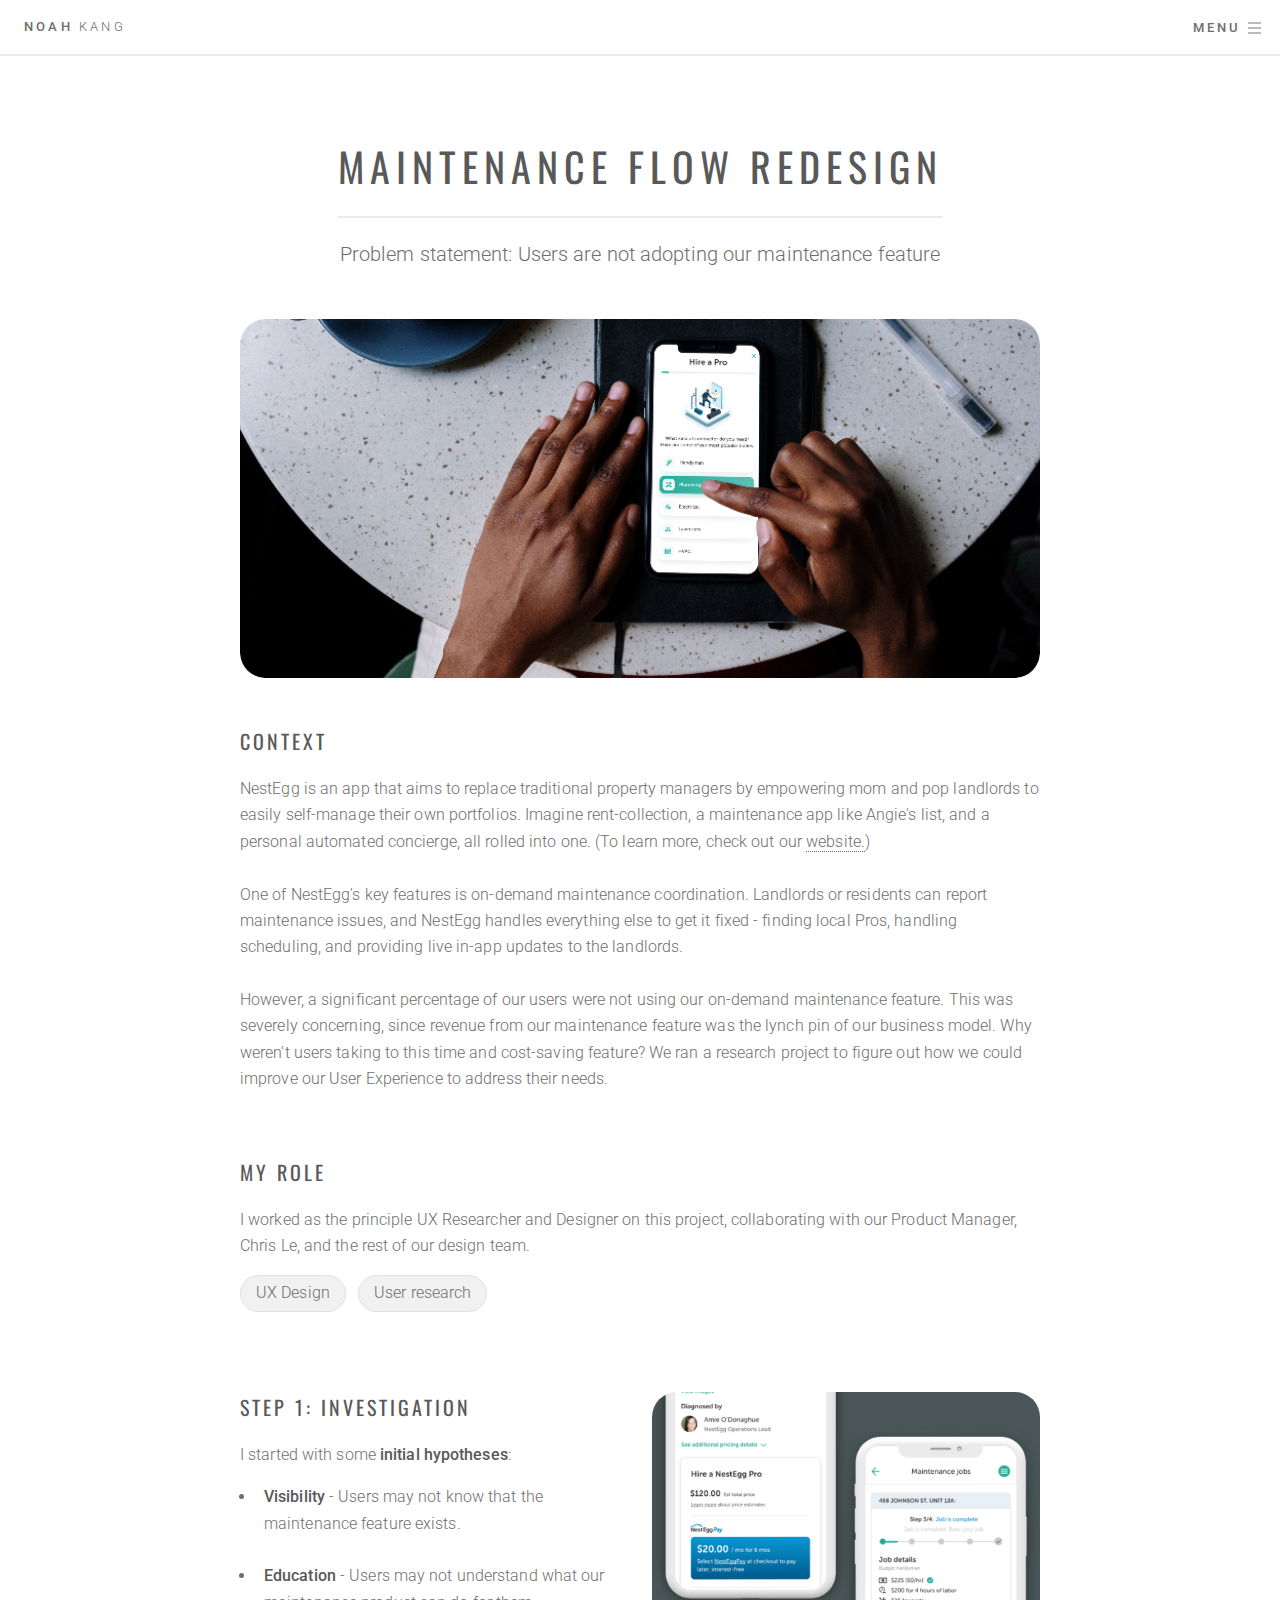
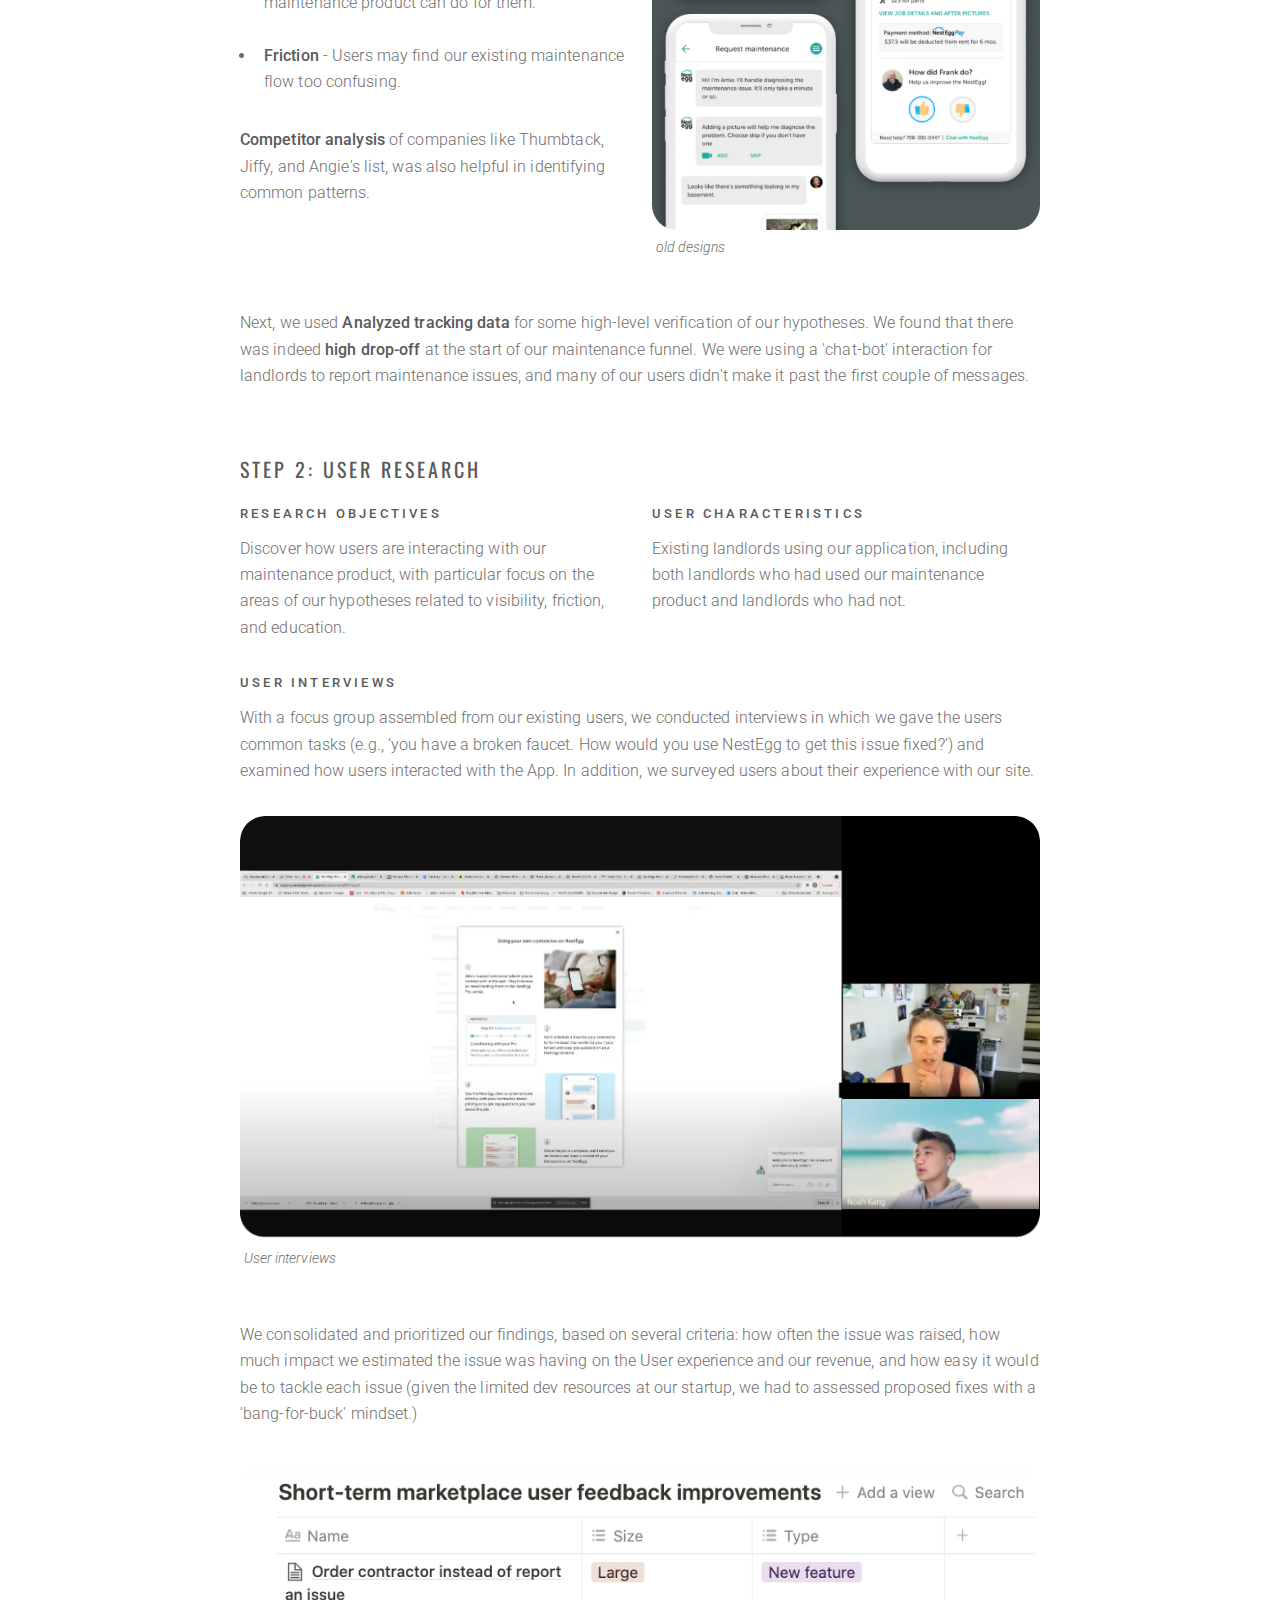
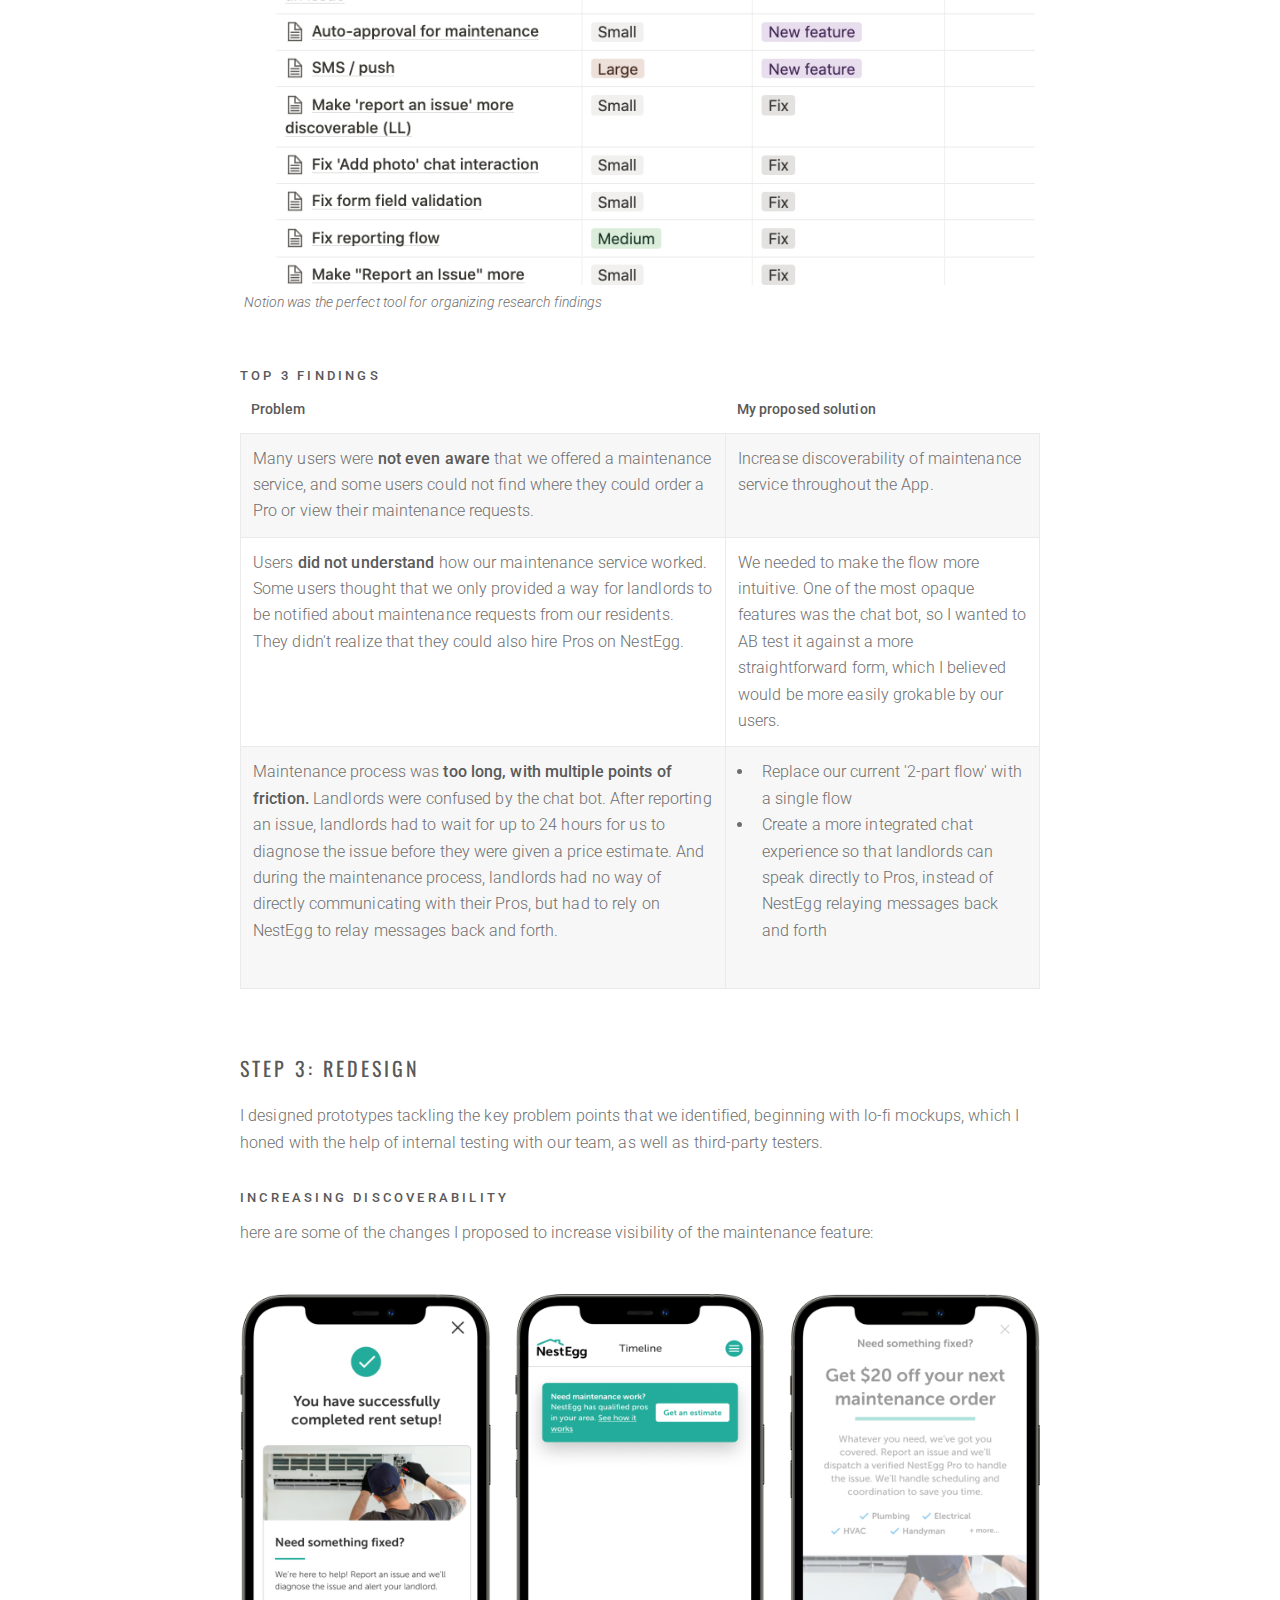
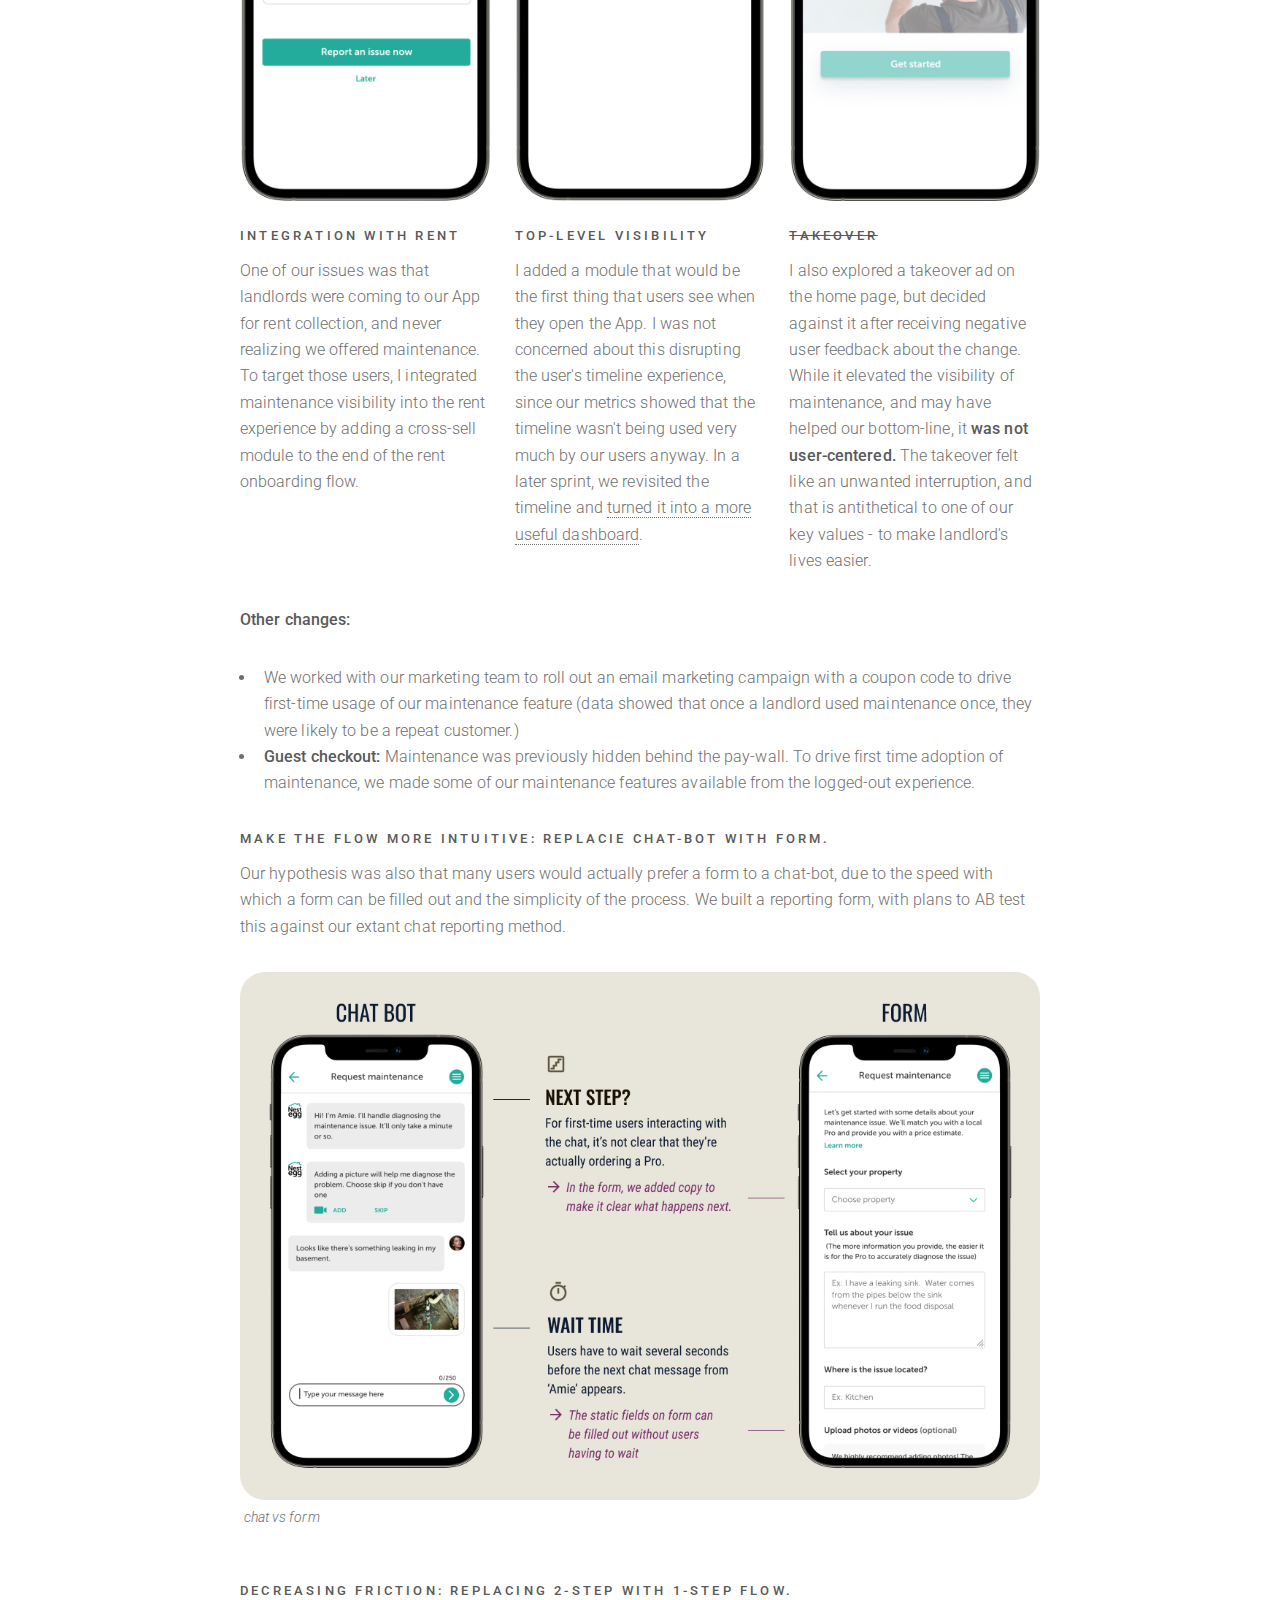
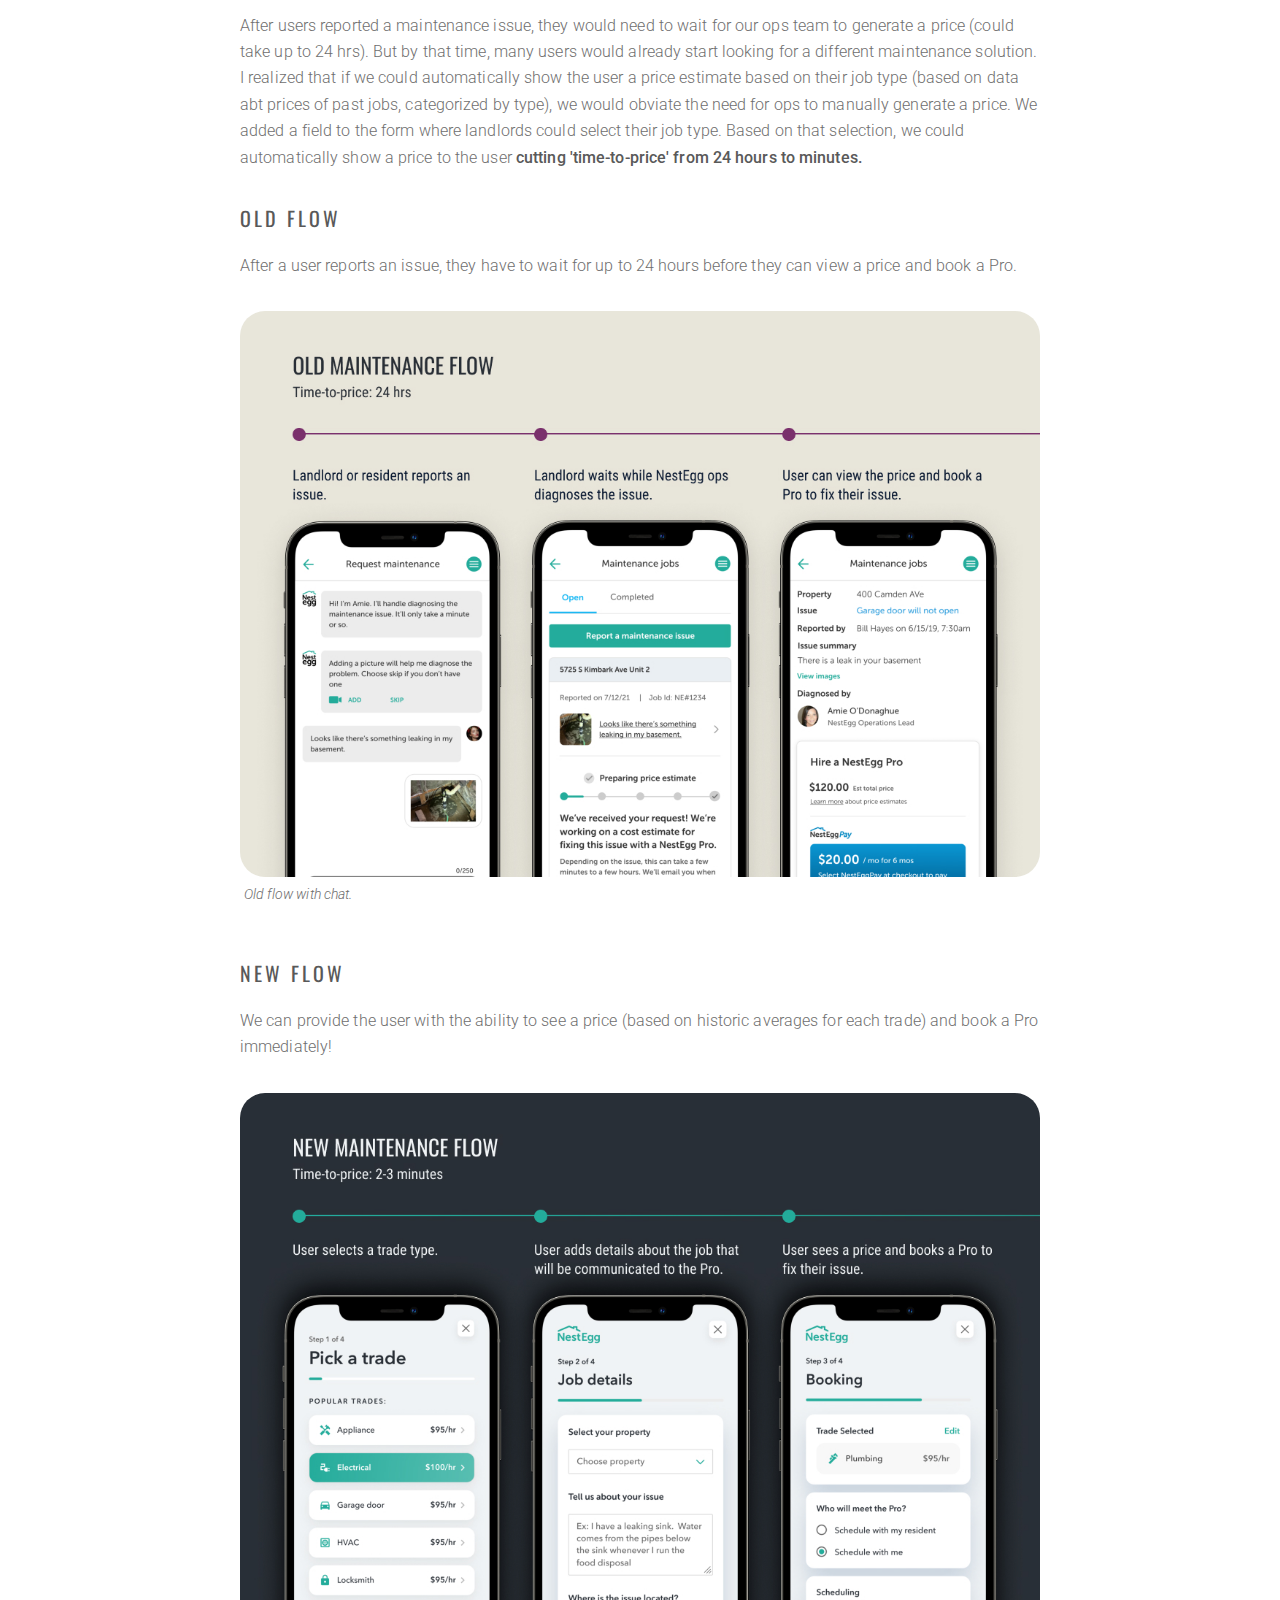
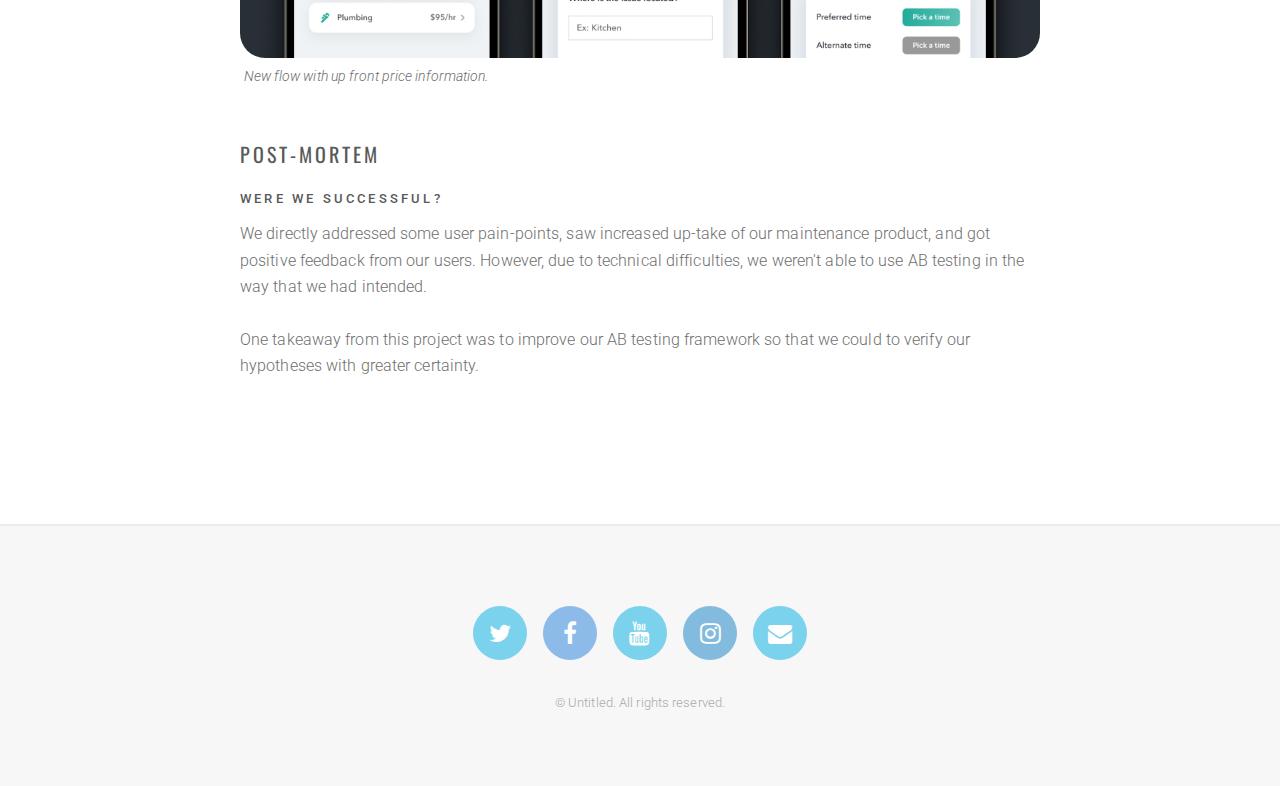
<file: project1maintenance.html>
<!DOCTYPE HTML>
<!--
	Formula by Pixelarity
	pixelarity.com | hello@pixelarity.com
	License: pixelarity.com/license
-->
<html>
	<head>
		<title>maintenance project</title>
		<meta charset="utf-8" />
		<meta name="viewport" content="width=device-width, initial-scale=1" />
		<!--[if lte IE 8]><script src="assets/js/ie/html5shiv.js"></script><![endif]-->
		<link rel="stylesheet" href="assets/css/main.css" />
		<!--[if lte IE 9]><link rel="stylesheet" href="assets/css/ie9.css" /><![endif]-->
		<!--[if lte IE 8]><link rel="stylesheet" href="assets/css/ie8.css" /><![endif]-->
	</head>
	<body>

		<!-- Page Wrapper -->
			<div id="page-wrapper">

				<!-- Header -->
					<header id="header">
						<a href="index.html" class="logo">NOAH <span>KANG</span></a>
						<nav>
							<ul>
								<li><a href="#menu">Menu</a></li>
							</ul>
						</nav>
					</header>

				<!-- Menu -->
					<nav id="menu">
						<ul class="links">
							<li><a href="index.html">Home</a></li>
							<li><a href="generic.html">Generic</a></li>
							<li><a href="elements.html">Elements</a></li>
						</ul>
						<ul class="actions vertical">
							<li><a href="#" class="button special fit">Sign Up</a></li>
							<li><a href="#" class="button fit">Log In</a></li>
						</ul>
					</nav>

				<!-- Wrapper -->
					<div id="wrapper">

						<!-- Main -->
							<section id="main" class="main">
								<div class="inner project-inner">
									<header class="major">
										<h1>Maintenance Flow Redesign</h1>
										<p class="subtitle">Problem statement: Users are not adopting our maintenance feature</h2>
									</header>
									<span class="image main"><img src="images/maint1-hero-img.jpg" alt="" /></span>
									<div class="">

									</div>
									<div class="content-block">
										<h2>
											Context
										</h2>
										<p>
											NestEgg is an app that aims to replace traditional property managers by empowering mom and pop landlords to easily self-manage their own portfolios. Imagine rent-collection, a maintenance app like Angie's list, and a personal automated concierge, all rolled into one. (To learn more, check out our <a href="https://nestegg.rent/">website.</a>)
											<br/><br/>
											One of NestEgg's key features is on-demand maintenance coordination. Landlords or residents can report maintenance issues, and NestEgg handles everything else to get it fixed - finding local Pros, handling scheduling, and providing live in-app updates to the landlords.
											<br/><br/>
											However, a significant percentage of our users were not using our on-demand maintenance feature. This was severely concerning, since revenue from our maintenance feature was the lynch pin of our business model. Why weren't users taking to this time and cost-saving feature? We ran a research project to figure out how we could improve our User Experience to address their needs.
										</p>
									</div>
									<div class="content-block">
										<h2>
											My Role
										</h2>
										<p class="_1em-bottom">
											I worked as the principle UX Researcher and Designer on this project, collaborating with our Product Manager, Chris Le, and the rest of our design team.
										</p>
											<div class="roles">
												<span class="roles-chip">
													UX Design
												</span>
												<span class="roles-chip">
													User research
												</span>
											</div>
									</div>
									<div class="content-block">
										<div class="row">
											<div class="6u 12u$(small)">
											<h2>
												Step 1: Investigation
											</h2>
											<p class="_1em-bottom">
												I started with some <strong>initial hypotheses</strong>:
											</p>
												<ul>
													<li>
														<strong>Visibility</strong> - Users may not know that the maintenance feature exists.
													</li>
													<br />
													<li>
														<strong>Education</strong> - Users may not understand what our maintenance product can do for them.
													</li>
													<br />
													<li>
														<strong>Friction</strong> - Users may find our existing maintenance flow too confusing.
													</li>
												</ul>
											<p><strong>Competitor analysis</strong> of companies like Thumbtack, Jiffy, and Angie's list, was also helpful in identifying common patterns.</p>
											</div>
											<div class="6u 12u$(small)">
												<div class="image main grow-img-scale">
													<img class="grow-img-shadow" src="images/old-designs.jpg" alt="old designs" title="old designs"/>
													<i class="img-caption">old designs</i>
												</div>
											</div>
										</div>

											<p>
												Next, we used <strong>Analyzed tracking data</strong> for some high-level verification of our hypotheses. We found that there was indeed <strong>high drop-off</strong> at the start of our maintenance funnel. We were using a 'chat-bot' interaction for landlords to report maintenance issues, and many of our users didn't make it past the first couple of messages.
											</p>
									</div>
									<div class="content-block">
										<h2>
											Step 2: User research
										</h2>
										<div class="row">
											<div class="6u 12u$(small)">
												<h3>Research objectives</h3>
												<p>
													Discover how users are interacting with our maintenance product, with particular focus on the areas of our hypotheses related to visibility, friction, and education.
												</p>
											</div>
											<div class="6u 12u$(small)">
												<h3>User characteristics</h3>
												<p>
													Existing landlords using our application, including both landlords who had used our maintenance product and landlords who had not.
												</p>
											</div>
										</div>
										<h3>
											User interviews
										</h3>
										<p class="">With a focus group assembled from our existing users, we conducted interviews in which we gave the users common tasks (e.g., ‘you have a broken faucet. How would you use NestEgg to get this issue fixed?’) and examined how users interacted with the App.  In addition, we surveyed users about their experience with our site.</p>
										<div class="image main">
											<img src="images/user-interviews.jpg" alt="">
											<i class="img-caption">User interviews</i>
										</div>

										<p class="">We consolidated and prioritized our findings, based on several criteria: how often the issue was raised, how much impact we estimated the issue was having on the User experience and our revenue, and how easy it would be to tackle each issue (given the limited dev resources at our startup, we had to assessed proposed fixes with a 'bang-for-buck' mindset.)</p>
										<div class="image main">
											<img src="images/notion.jpg" alt="">
											<i class="img-caption">Notion was the perfect tool for organizing research findings</i>
										</div>
										<h3>
											Top 3 findings
										</h3>
										<div class="table-=wrapper">
											<table class="alt">
												<thead>
													<tr>
														<th>Problem</th>
														<th>My proposed solution</th>
													</tr>
												</thead>
												<tbody>
													<tr>
														<td>Many users were <strong>not even aware</strong> that we offered a maintenance service, and some users could not find where they could order a Pro or view their maintenance requests.</td>
														<td>Increase discoverability of maintenance service throughout the App.</td>
													</tr>
													<tr>
														<td>Users <strong>did not understand</strong> how our maintenance service worked. Some users thought that we only provided a way for landlords to be notified about maintenance requests from our residents. They didn't realize that they could also hire Pros on NestEgg.</td>
														<td>We needed to make the flow more intuitive. One of the most opaque features was the chat bot, so I wanted to AB test it against a more straightforward form, which I believed would be more easily grokable by our users.</td>
													</tr>
													<tr>
														<td>Maintenance process was <strong>too long, with multiple points of friction.</strong> Landlords were confused by the chat bot. After reporting an issue, landlords had to wait for up to 24 hours for us to diagnose the issue before they were given a price estimate. And during the maintenance process, landlords had no way of directly communicating with their Pros, but had to rely on NestEgg to relay messages back and forth.</td>
														<td>
															<ul>
																<li>Replace our current '2-part flow' with a single flow</li>
																<li>Create a more integrated chat experience so that landlords can speak directly to Pros, instead of NestEgg relaying messages back and forth</li>
															</ul>
														</td>
													</tr>
												</tbody>
											</table>
										</div>
									</div>

									<div class="content-block">
										<h2>Step 3: Redesign</h2>
										<p>
											I designed prototypes tackling the key problem points that we identified, beginning with lo-fi mockups, which I honed with the help of internal testing with our team, as well as third-party testers.
										</p>
										<h3>
											Increasing Discoverability
										</h3>
										<p>here are some of the changes I proposed to increase visibility of the maintenance feature:</p>
										<div class="row" style="margin-top: 3em;">
											<div class="4u 12u$(medium)">
												<img src="images/xsell.jpg" class="discoverability-images grow-img-scale" alt="">
												<h3>
													Integration with rent
												</h3>
												<p>
													One of our issues was that landlords were coming to our App for rent collection, and never realizing we offered maintenance. To target those users, I integrated maintenance visibility into the rent experience by adding a cross-sell module to the end of the rent onboarding flow.
												</p>
											</div>
											<div class="4u 12u$(medium)">
												<img src="images/timeline-module.jpg" class="discoverability-images grow-img-scale" alt="">
												<h3>
													Top-level visibility
												</h3>
												<p>
													I added a module that would be the first thing that users see when they open the App. I was not concerned about this disrupting the user's timeline experience, since our metrics showed that the timeline wasn't being used very much by our users anyway. In a later sprint, we revisited the timeline and <a href="dashboard.html">turned it into a more useful dashboard</a>.
												</p>
											</div>
											<div class="4u 12u$(medium)">
												<img src="images/takeover.jpg" class="discoverability-images grow-img-scale" alt="">
												<h3>
													<strike>Takeover</strike>
												</h3>
												<p>
													I also explored a takeover ad on the home page, but decided against it after receiving negative user feedback about the change. While it elevated the visibility of maintenance, and may have helped our bottom-line, it <strong>was not user-centered.</strong> The takeover felt like an unwanted interruption, and that is antithetical to one of our key values - to make landlord's lives easier.
												</p>
											</div>
										</div>
										<p><strong>Other changes:</strong></p>
										<ul>
											<li>We worked with our marketing team to roll out an email marketing campaign with a coupon code to drive first-time usage of our maintenance feature (data showed that once a landlord used maintenance once, they were likely to be a repeat customer.)</li>
											<li><strong>Guest checkout:</strong> Maintenance was previously hidden behind the pay-wall. To drive first time adoption of maintenance, we made some of our maintenance features available from the logged-out experience.</li>
											</ul>
										<h3>
											Make the flow more intuitive: Replacie chat-bot with form.
										</h3>
										<p>Our hypothesis was also that many users would actually prefer a form to a chat-bot, due to the speed with which a form can be filled out and the simplicity of the process.  We built a reporting form, with plans to AB test this against our extant chat reporting method.</p>
										<div class="image main grow-img-scale">
											<img class="grow-img-shadow" src="images/chat-problems.jpg" alt="old designs" title="old designs"/>
											<i class="img-caption">chat vs form</i>
										</div>
										<h3>
											Decreasing friction: replacing 2-step with 1-step flow.
										</h3>
										<p>After users reported a maintenance issue, they would need to wait for our ops team to generate a price (could take up to 24 hrs). But by that time, many users would already start looking for a different maintenance solution. I realized that if we could automatically show the user a price estimate based on their job type (based on data abt prices of past jobs, categorized by type), we would obviate the need for ops to manually generate a price. We added a field to the form where landlords could select their job type. Based on that selection, we could automatically show a price to the user <strong>cutting 'time-to-price' from 24 hours to minutes.</strong></p>
										<h2>Old flow</h2>
										<p>After a user reports an issue, they have to wait for up to 24 hours before they can view a price and book a Pro.</p>
										<div class="image main grow-img-scale">
											<img class="grow-img-shadow" src="images/chat-flow.jpg" alt="old designs" title="old designs"/>
											<i class="img-caption">Old flow with chat.</i>
										</div>
										<h2>New flow</h2>
										<p>We can provide the user with the ability to see a price (based on historic averages for each trade) and book a Pro immediately!</p>
										<div class="image main grow-img-scale">
											<img class="grow-img-shadow" src="images/trade-flow.jpg" alt="old designs" title="old designs"/>
											<i class="img-caption">New flow with up front price information.</i>
										</div>

									<div class="content-block">
											<h2>Post-Mortem</h2>
											<h3>Were we successful?</h3>
											<p>We directly addressed some user pain-points, saw increased up-take of our maintenance product, and got positive feedback from our users. However, due to technical difficulties, we weren't able to use AB testing in the way that we had intended.<br /><br />One takeaway from this project was to improve our AB testing framework so that we could to verify our hypotheses with greater certainty.</p>
									</div>
							</section>

					</div>

				<!-- Footer -->
					<footer id="footer">
						<div class="inner">
							<ul class="icons">
								<li><a href="#" class="icon alt fa-twitter"><span class="label">Twitter</span></a></li>
								<li><a href="#" class="icon alt fa-facebook"><span class="label">Facebook</span></a></li>
								<li><a href="#" class="icon alt fa-youtube"><span class="label">YouTube</span></a></li>
								<li><a href="#" class="icon alt fa-instagram"><span class="label">Instagram</span></a></li>
								<li><a href="#" class="icon alt fa-envelope"><span class="label">Email</span></a></li>
							</ul>
						</div>
						<p class="copyright">&copy; Untitled. All rights reserved.</p>
					</footer>

			</div>

		<!-- Scripts -->
			<script src="assets/js/jquery.min.js"></script>
			<script src="assets/js/jquery.scrolly.min.js"></script>
			<script src="assets/js/jquery.scrollex.min.js"></script>
			<script src="assets/js/skel.min.js"></script>
			<script src="assets/js/util.js"></script>
			<!--[if lte IE 8]><script src="assets/js/ie/respond.min.js"></script><![endif]-->
			<script src="assets/js/main.js"></script>

	</body>
</html>
</file>
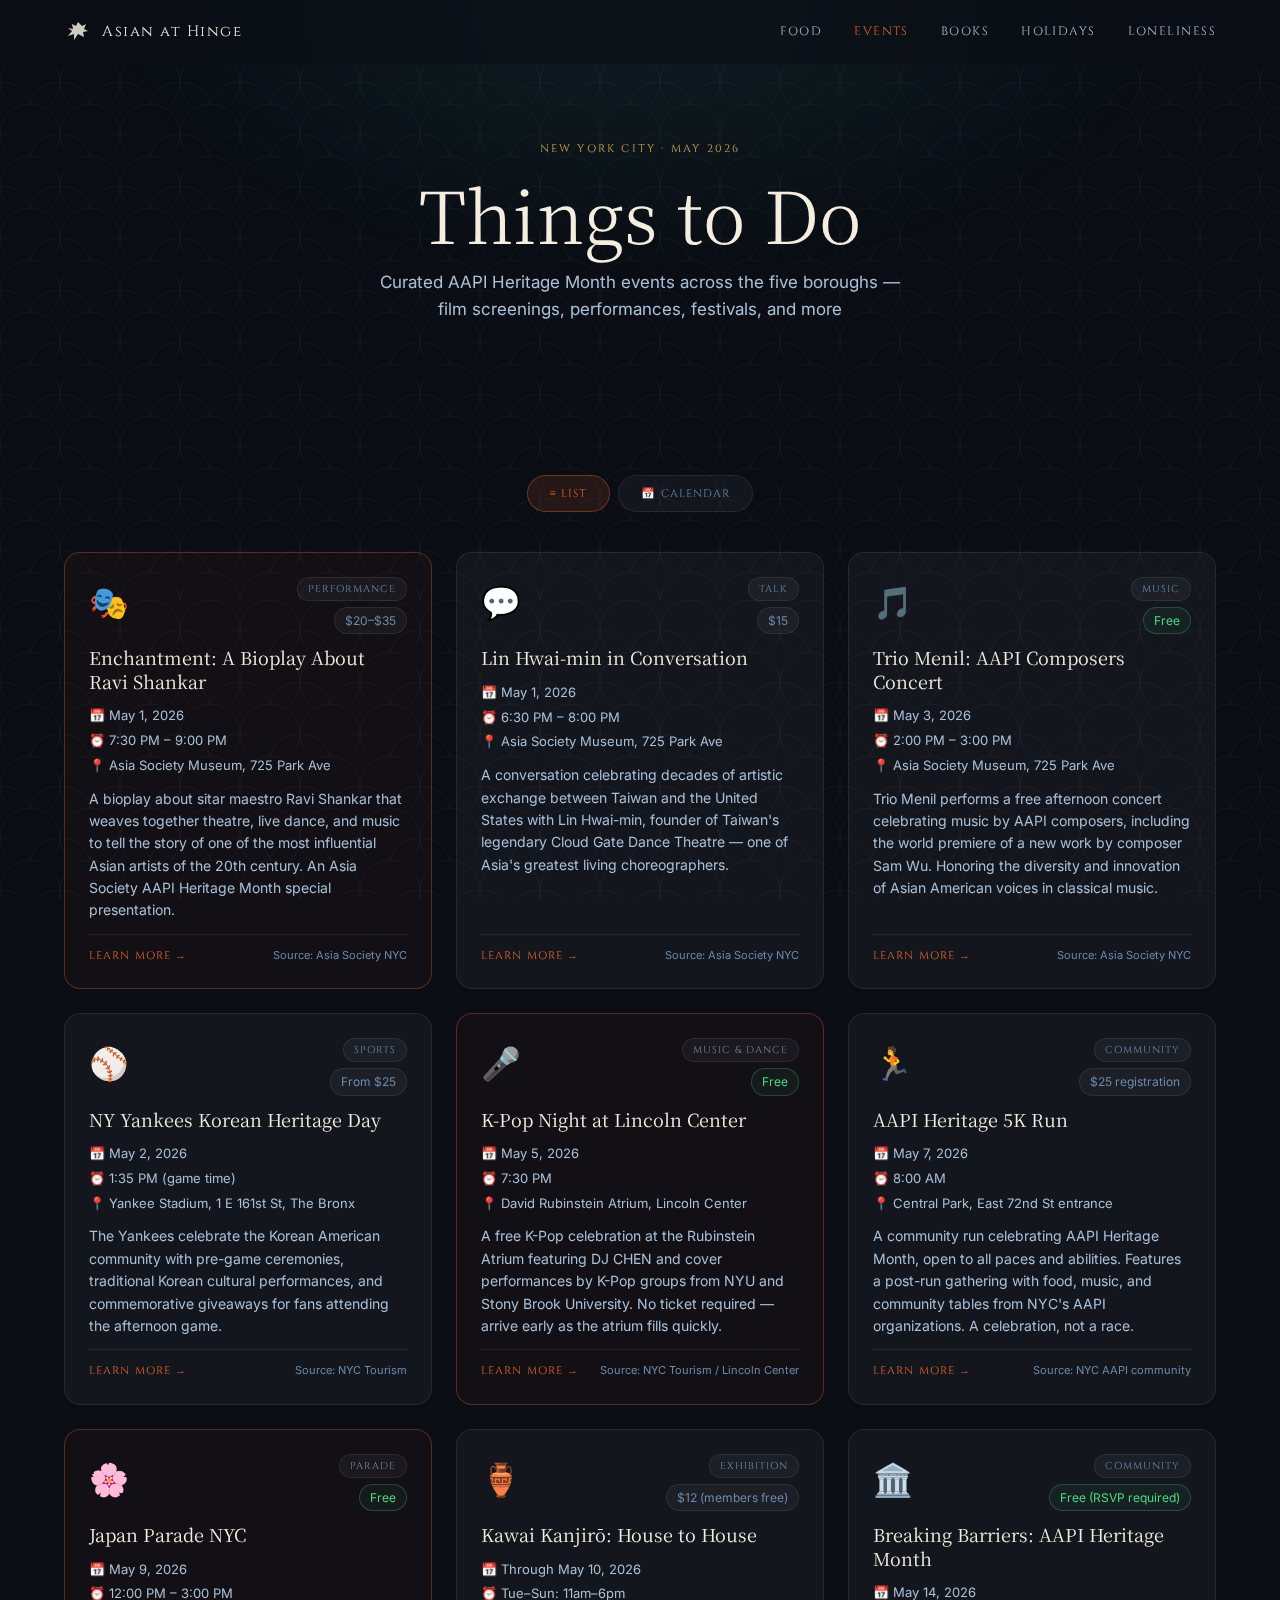
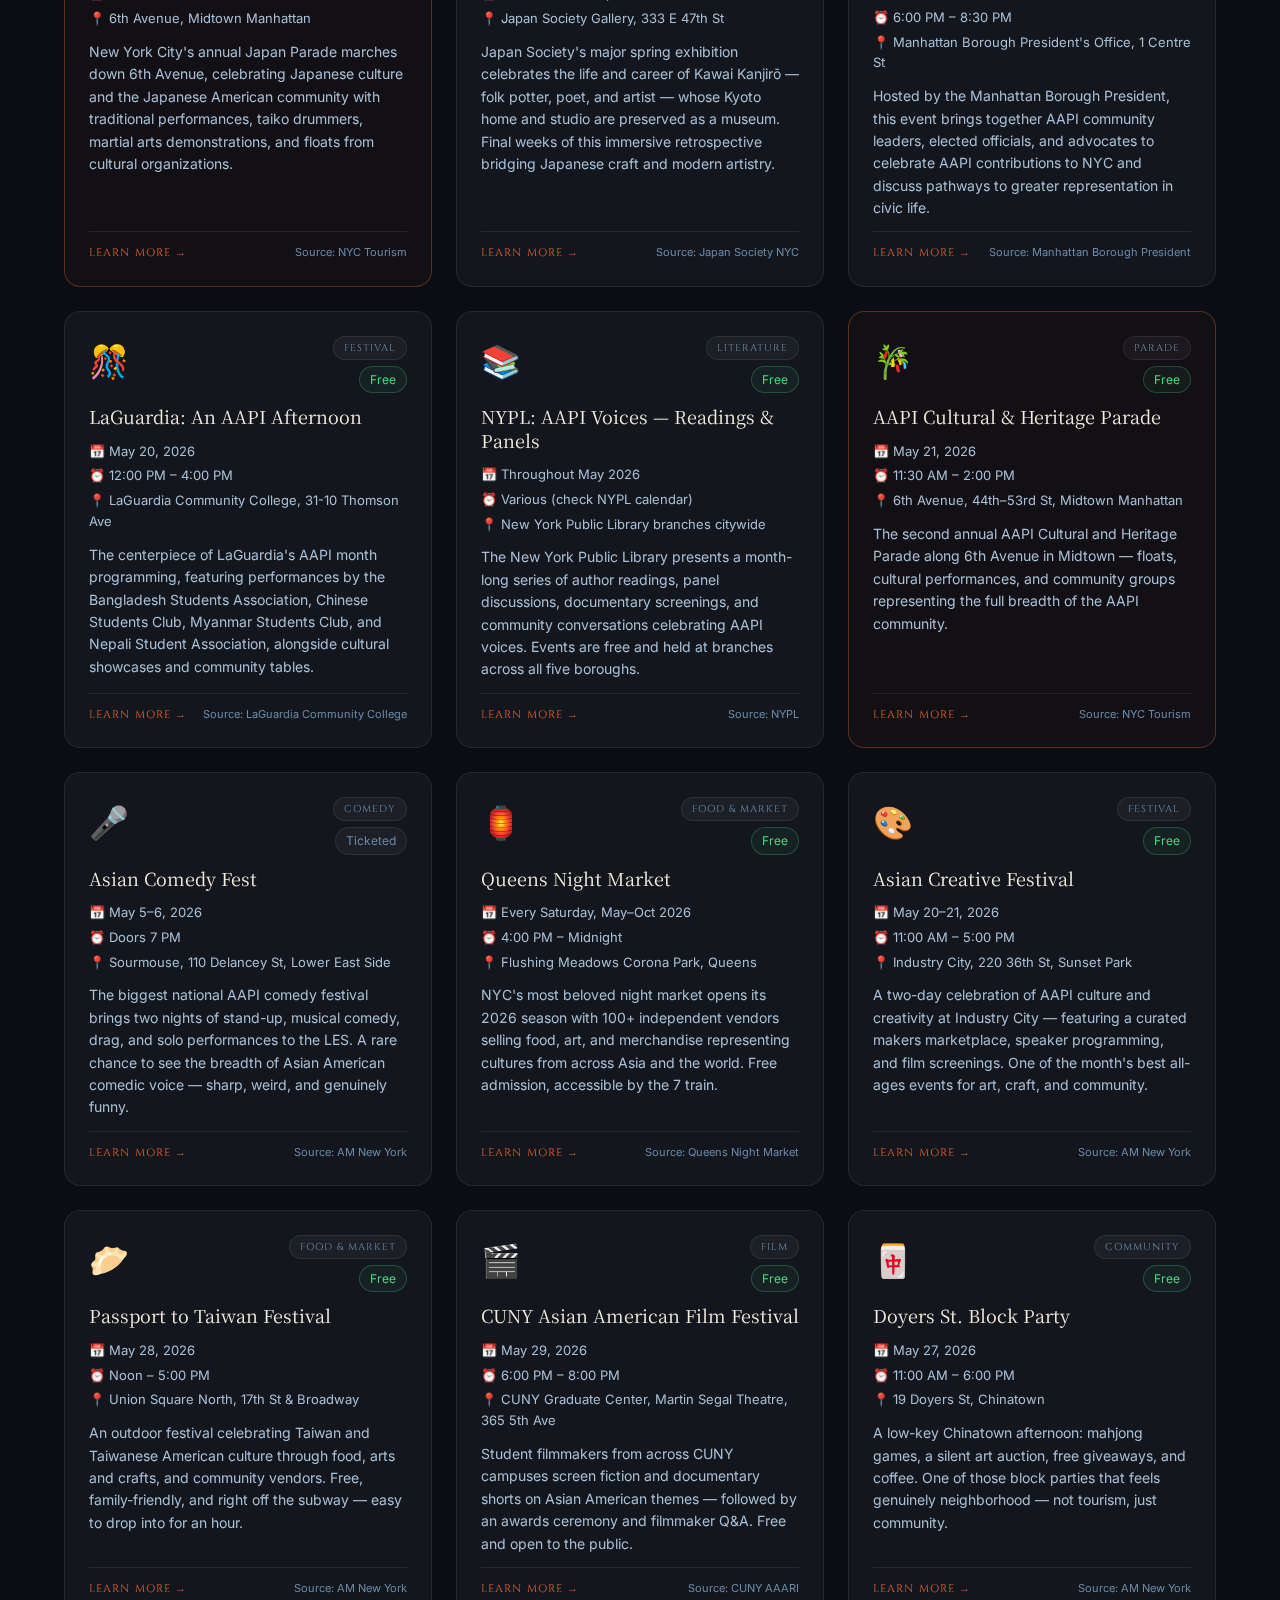
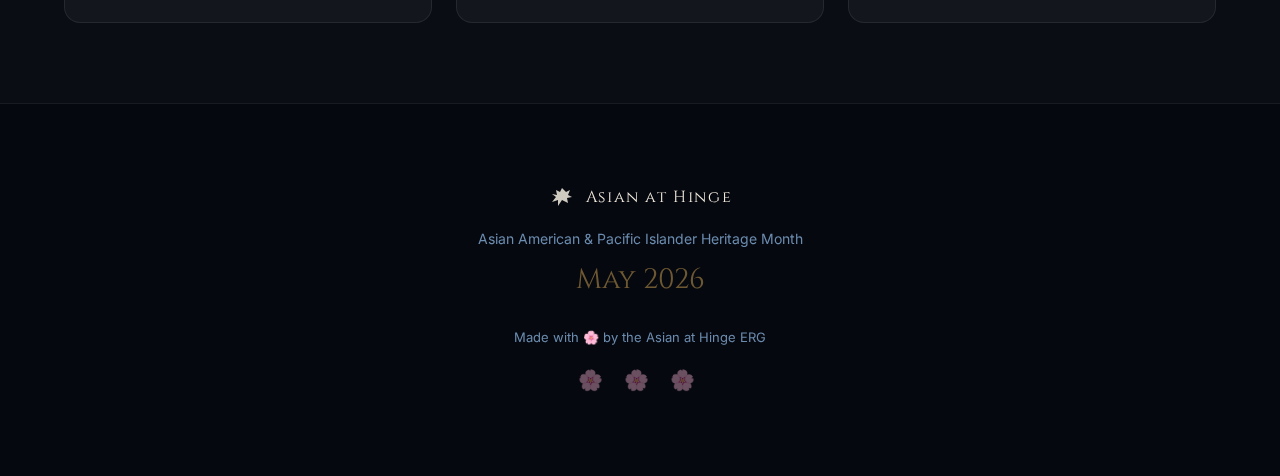
<file: aapi-erg/events.html>
<!DOCTYPE html>
<html lang="en">
<head>
  <meta charset="UTF-8">
  <meta name="viewport" content="width=device-width, initial-scale=1.0">
  <title>Asian at Hinge — NYC Events May 2026</title>
  <link rel="preconnect" href="https://fonts.googleapis.com">
  <link rel="preconnect" href="https://fonts.gstatic.com" crossorigin>
  <link href="https://fonts.googleapis.com/css2?family=Noto+Serif+JP:wght@300;400;700&family=Inter:wght@300;400;500;600&family=Cinzel:wght@400;600&display=swap" rel="stylesheet">
  <style>
    :root {
      --bg:#0a0d14;--bg-section:#080b11;
      --bg-card:rgba(255,255,255,0.04);--bg-card-hover:rgba(255,255,255,0.07);
      --border:rgba(255,255,255,0.08);--border-hover:rgba(255,255,255,0.18);
      --accent:#E8652A;--accent-red:#C94B2D;--gold:#D4A853;
      --teal:#2A9D8F;--purple:#6B4E9E;
      --text:#F5EDE0;--text-2:#A8C0D8;--text-3:#6B8CAE;
      --shadow:0 8px 40px rgba(0,0,0,0.5);
    }
    *,*::before,*::after{box-sizing:border-box;margin:0;padding:0;}
    html{scroll-behavior:smooth;}
    body{background:var(--bg);color:var(--text);font-family:'Inter',sans-serif;line-height:1.6;overflow-x:hidden;}
    body::before{content:'';position:fixed;inset:0;background-image:url("data:image/svg+xml,%3Csvg xmlns='http://www.w3.org/2000/svg' width='600' height='600'%3E%3Cdefs%3E%3Cpattern id='s' x='0' y='0' width='60' height='52' patternUnits='userSpaceOnUse'%3E%3Cpath d='M30 0 A30 30 0 0 1 60 30 A30 30 0 0 1 0 30 A30 30 0 0 1 30 0Z' fill='none' stroke='white' stroke-width='0.7'/%3E%3Cpath d='M0 30 A30 30 0 0 1 30 52' fill='none' stroke='white' stroke-width='0.7'/%3E%3Cpath d='M60 30 A30 30 0 0 0 30 52' fill='none' stroke='white' stroke-width='0.7'/%3E%3C/pattern%3E%3C/defs%3E%3Crect width='600' height='600' fill='url(%23s)'/%3E%3C/svg%3E");opacity:0.06;pointer-events:none;z-index:0;}
    .reveal{opacity:0;transform:translateY(28px);transition:opacity .65s cubic-bezier(.4,0,.2,1),transform .65s cubic-bezier(.4,0,.2,1);}
    .reveal.visible{opacity:1;transform:none;}
    .stagger>*{opacity:0;transform:translateY(20px);transition:opacity .5s ease,transform .5s ease;}
    .stagger.visible>*:nth-child(1){transition-delay:.05s}.stagger.visible>*:nth-child(2){transition-delay:.12s}.stagger.visible>*:nth-child(3){transition-delay:.19s}.stagger.visible>*:nth-child(4){transition-delay:.26s}.stagger.visible>*:nth-child(5){transition-delay:.33s}.stagger.visible>*:nth-child(6){transition-delay:.40s}.stagger.visible>*:nth-child(7){transition-delay:.47s}.stagger.visible>*:nth-child(8){transition-delay:.54s}.stagger.visible>*:nth-child(9){transition-delay:.61s}.stagger.visible>*:nth-child(10){transition-delay:.68s}.stagger.visible>*:nth-child(11){transition-delay:.75s}.stagger.visible>*:nth-child(12){transition-delay:.82s}
    .stagger.visible>*{opacity:1;transform:none;}
    .container{max-width:1200px;margin:0 auto;padding:0 24px;}
    .section{padding:80px 0;position:relative;z-index:1;}
    #nav{position:fixed;top:0;left:0;right:0;z-index:1000;background:rgba(10,13,20,0.6);backdrop-filter:blur(20px);-webkit-backdrop-filter:blur(20px);transition:background .3s ease;}
    #nav.scrolled{background:rgba(10,13,20,0.95);border-bottom:1px solid var(--border);}
    .nav-inner{max-width:1200px;margin:0 auto;padding:0 24px;height:64px;display:flex;align-items:center;justify-content:space-between;}
    .nav-logo{display:flex;align-items:center;gap:10px;text-decoration:none;font-family:'Cinzel',serif;font-size:15px;letter-spacing:.1em;color:var(--text);transition:color .2s;}
    .nav-logo:hover{color:var(--accent);}
    .nav-logo svg{width:28px;height:28px;flex-shrink:0;}
    .nav-links{display:flex;gap:32px;align-items:center;}
    .nav-links a{font-family:'Cinzel',serif;font-size:12px;text-transform:uppercase;letter-spacing:.12em;color:var(--text-2);text-decoration:none;transition:color .2s;}
    .nav-links a:hover,.nav-links a.active{color:var(--accent);}
    .nav-hamburger{display:none;background:none;border:none;color:var(--text);font-size:22px;cursor:pointer;padding:8px;}
    @media(max-width:700px){
      .nav-links{display:none;position:absolute;top:64px;left:0;right:0;flex-direction:column;gap:0;background:rgba(10,13,20,0.97);border-bottom:1px solid var(--border);padding:16px 0;}
      .nav-links a{padding:14px 24px;width:100%;}
      #nav.menu-open .nav-links{display:flex;}
      .nav-hamburger{display:block;}
    }
    .footer{background:#060810;border-top:1px solid var(--border);padding:80px 20px;text-align:center;position:relative;z-index:1;}
    .footer-inner{max-width:600px;margin:0 auto;}
    .footer-logo{display:flex;align-items:center;gap:10px;justify-content:center;font-family:'Cinzel',serif;font-size:16px;letter-spacing:.1em;color:var(--text);margin-bottom:16px;text-decoration:none;}
    .footer-logo svg{width:28px;height:28px;}
    .footer-tagline{font-family:'Inter',sans-serif;font-size:14px;color:var(--text-3);margin-bottom:8px;}
    .footer-year{font-family:'Cinzel',serif;font-size:28px;color:var(--gold);opacity:.5;margin-bottom:24px;}
    .footer-credit{font-family:'Inter',sans-serif;font-size:13px;color:var(--text-3);margin-bottom:16px;}
    .footer-petals{font-size:20px;letter-spacing:8px;opacity:.4;}
    /* Page hero */
    .page-hero{padding:140px 24px 72px;text-align:center;position:relative;overflow:hidden;}
    .page-hero::before{content:'';position:absolute;inset:0;background:radial-gradient(ellipse 60% 100% at 50% 0%,rgba(42,157,143,0.12) 0%,transparent 70%);pointer-events:none;}
    .page-hero-eyebrow{font-family:'Cinzel',serif;font-size:11px;letter-spacing:.2em;text-transform:uppercase;color:var(--gold);margin-bottom:16px;position:relative;z-index:1;}
    .page-hero-title{font-family:'Noto Serif JP',serif;font-size:clamp(40px,6vw,72px);font-weight:300;color:var(--text);margin-bottom:16px;line-height:1.1;position:relative;z-index:1;}
    .page-hero-sub{font-family:'Inter',sans-serif;font-size:17px;color:var(--text-2);max-width:540px;margin:0 auto;line-height:1.6;position:relative;z-index:1;}
    /* View toggle */
    .view-toggle{display:flex;gap:8px;justify-content:center;margin-bottom:40px;}
    .view-toggle-btn{font-family:'Cinzel',serif;font-size:11px;letter-spacing:.1em;text-transform:uppercase;color:var(--text-3);background:var(--bg-card);border:1px solid var(--border);border-radius:24px;padding:10px 22px;cursor:pointer;transition:all .2s ease;}
    .view-toggle-btn:hover{color:var(--text-2);border-color:var(--border-hover);}
    .view-toggle-btn.active{background:rgba(232,101,42,0.12);border-color:rgba(232,101,42,0.4);color:var(--accent);}
    /* Events grid (list view) */
    .events-grid{display:grid;grid-template-columns:repeat(auto-fill,minmax(340px,1fr));gap:24px;}
    .event-card{background:var(--bg-card);border:1px solid var(--border);border-radius:16px;padding:24px;display:flex;flex-direction:column;gap:12px;transition:transform .25s ease,border-color .25s ease,box-shadow .25s ease;}
    .event-card:hover{transform:translateY(-4px);border-color:var(--border-hover);box-shadow:var(--shadow);}
    .event-card.featured{border-color:rgba(232,101,42,0.35);background:rgba(232,101,42,0.04);}
    .event-card-top{display:flex;justify-content:space-between;align-items:flex-start;}
    .event-icon{font-size:32px;}
    .event-badges{display:flex;flex-direction:column;align-items:flex-end;gap:6px;}
    .event-category{font-family:'Cinzel',serif;font-size:10px;text-transform:uppercase;letter-spacing:.1em;color:var(--text-3);background:var(--bg-card);border:1px solid var(--border);border-radius:20px;padding:3px 10px;}
    .event-price{font-family:'Inter',sans-serif;font-size:12px;color:var(--text-3);background:rgba(255,255,255,0.04);border:1px solid var(--border);border-radius:20px;padding:3px 10px;}
    .event-price.free{color:#4ade80;border-color:rgba(74,222,128,0.25);background:rgba(74,222,128,0.06);}
    .event-title{font-family:'Noto Serif JP',serif;font-size:18px;font-weight:400;color:var(--text);line-height:1.3;}
    .event-meta{display:flex;flex-direction:column;gap:4px;}
    .event-meta span{font-family:'Inter',sans-serif;font-size:13px;color:var(--text-2);}
    .event-desc{font-family:'Inter',sans-serif;font-size:14px;color:var(--text-2);line-height:1.6;flex:1;}
    .event-footer{display:flex;justify-content:space-between;align-items:center;margin-top:auto;padding-top:12px;border-top:1px solid var(--border);}
    .event-link{font-family:'Cinzel',serif;font-size:11px;text-transform:uppercase;letter-spacing:.1em;color:var(--accent);text-decoration:none;transition:color .2s;}
    .event-link:hover{color:var(--gold);}
    .event-source{font-family:'Inter',sans-serif;font-size:11px;color:var(--text-3);}
    @media(max-width:600px){.events-grid{grid-template-columns:1fr;}}
    /* Calendar — ongoing banner */
    .cal-ongoing{display:flex;align-items:center;flex-wrap:wrap;gap:8px;margin-bottom:20px;padding:12px 16px;background:var(--bg-card);border:1px solid var(--border);border-radius:12px;}
    .cal-ongoing-label{font-family:'Cinzel',serif;font-size:10px;letter-spacing:.14em;text-transform:uppercase;color:var(--text-3);margin-right:4px;flex-shrink:0;}
    .cal-ongoing-chip{display:flex;align-items:center;gap:5px;background:rgba(255,255,255,0.04);border:1px solid var(--border);border-radius:20px;padding:4px 12px;font-family:'Inter',sans-serif;font-size:12px;color:var(--text-2);text-decoration:none;transition:border-color .2s,color .2s;}
    .cal-ongoing-chip:hover{border-color:var(--border-hover);color:var(--text);}
    /* Calendar — grid */
    .cal-grid{display:grid;grid-template-columns:repeat(7,1fr);gap:1px;background:var(--border);border:1px solid var(--border);border-radius:12px;overflow:hidden;}
    .cal-day-header{background:var(--bg-section);text-align:center;font-family:'Cinzel',serif;font-size:10px;letter-spacing:.1em;text-transform:uppercase;color:var(--text-3);padding:10px 0;}
    .cal-day{min-height:110px;background:var(--bg-card);padding:8px;display:flex;flex-direction:column;gap:3px;}
    .cal-day.empty{background:rgba(255,255,255,0.01);}
    .cal-day-num{font-family:'Cinzel',serif;font-size:12px;color:var(--text-3);margin-bottom:3px;flex-shrink:0;}
    /* Calendar — event chips */
    .cal-chip{display:flex;align-items:center;gap:3px;border-radius:4px;padding:2px 5px;text-decoration:none;overflow:hidden;cursor:pointer;transition:opacity .15s;}
    .cal-chip:hover{opacity:.75;}
    .cal-chip-icon{font-size:9px;flex-shrink:0;line-height:1.4;}
    .cal-chip-label{font-family:'Inter',sans-serif;font-size:10px;color:var(--text);white-space:nowrap;overflow:hidden;text-overflow:ellipsis;line-height:1.4;}
    .cal-more{font-family:'Inter',sans-serif;font-size:9px;color:var(--text-3);padding:1px 4px;}
    /* Chip color variants */
    .chip-warm  {background:rgba(232,101,42,0.12);border:1px solid rgba(232,101,42,0.28);}
    .chip-teal  {background:rgba(42,157,143,0.12);border:1px solid rgba(42,157,143,0.28);}
    .chip-gold  {background:rgba(212,168,83,0.12);border:1px solid rgba(212,168,83,0.28);}
    .chip-purple{background:rgba(107,78,158,0.12);border:1px solid rgba(107,78,158,0.28);}
    .chip-indigo{background:rgba(107,125,212,0.12);border:1px solid rgba(107,125,212,0.28);}
    .chip-muted {background:rgba(168,192,216,0.07);border:1px solid rgba(168,192,216,0.18);}
    /* Mobile calendar: icon-only */
    @media(max-width:700px){
      .cal-day{min-height:72px;padding:5px;}
      .cal-chip-label{display:none;}
      .cal-chip-icon{font-size:12px;}
      .cal-chip{justify-content:center;padding:3px;}
    }
    /* Today highlight */
    .cal-day.today .cal-day-num{color:var(--accent);font-weight:700;}
    .cal-day.today{background:rgba(232,101,42,0.1);outline:1px solid rgba(232,101,42,0.3);}
    .today-banner{display:flex;align-items:center;gap:12px;background:rgba(232,101,42,0.07);border:1px solid rgba(232,101,42,0.22);border-radius:12px;padding:14px 20px;margin-bottom:32px;}
    .today-banner-dot{width:8px;height:8px;border-radius:50%;background:var(--accent);flex-shrink:0;animation:pulse 2s ease-in-out infinite;}
    @keyframes pulse{0%,100%{opacity:1;}50%{opacity:.4;}}
    .today-banner-text{font-family:'Inter',sans-serif;font-size:14px;color:var(--text-2);}
    .today-banner-text strong{color:var(--text);}
    .today-badge{display:inline-block;font-family:'Cinzel',serif;font-size:9px;text-transform:uppercase;letter-spacing:.1em;color:var(--accent);background:rgba(232,101,42,0.1);border:1px solid rgba(232,101,42,0.3);border-radius:10px;padding:2px 8px;margin-left:8px;vertical-align:middle;}
  </style>
</head>
<body>
  <nav id="nav">
    <div class="nav-inner">
      <a class="nav-logo" href="index.html">
        <svg viewBox="0 0 28 28" fill="none" xmlns="http://www.w3.org/2000/svg"><path d="M14 4 L18 8 L22 6 L20 11 L24 13 L19 14 L20 19 L14 16 L10 22 L10 16 L4 18 L8 13 L4 10 L9 11 L8 6 L12 8 Z" fill="currentColor" opacity="0.85"/></svg>
        <span>Asian at Hinge</span>
      </a>
      <div class="nav-links">
        <a href="food.html">Food</a>
        <a href="events.html" class="active">Events</a>
        <a href="books.html">Books</a>
        <a href="holidays.html">Holidays</a>
        <a href="loneliness.html">Loneliness</a>
      </div>
      <button class="nav-hamburger" aria-label="Menu">☰</button>
    </div>
  </nav>

  <section class="page-hero">
    <div class="container">
      <p class="page-hero-eyebrow">New York City · May 2026</p>
      <h1 class="page-hero-title">Things to Do</h1>
      <p class="page-hero-sub">Curated AAPI Heritage Month events across the five boroughs — film screenings, performances, festivals, and more</p>
    </div>
  </section>

  <section class="section">
    <div class="container">
      <div id="today-banner" class="today-banner reveal" style="display:none;"></div>
      <div class="view-toggle reveal">
        <button class="view-toggle-btn active" data-view="list">≡ List</button>
        <button class="view-toggle-btn" data-view="calendar">📅 Calendar</button>
      </div>
      <div id="list-view">
        <div id="events-grid" class="events-grid stagger"></div>
      </div>
      <div id="calendar-view" style="display:none;"></div>
    </div>
  </section>

  <footer class="footer">
    <div class="footer-inner">
      <a class="footer-logo" href="index.html">
        <svg viewBox="0 0 28 28" fill="none"><path d="M14 4 L18 8 L22 6 L20 11 L24 13 L19 14 L20 19 L14 16 L10 22 L10 16 L4 18 L8 13 L4 10 L9 11 L8 6 L12 8 Z" fill="currentColor" opacity="0.85"/></svg>
        <span>Asian at Hinge</span>
      </a>
      <p class="footer-tagline">Asian American &amp; Pacific Islander Heritage Month</p>
      <p class="footer-year">May 2026</p>
      <p class="footer-credit">Made with 🌸 by the Asian at Hinge ERG</p>
      <div class="footer-petals">🌸 🌸 🌸</div>
    </div>
  </footer>

  <script src="scripts/data.js"></script>
  <script src="scripts/shared.js"></script>
  <script src="scripts/events.js"></script>
</body>
</html>
</file>
<file: assets/css/ie9.css>
/*
	Formula by Pixelarity
	pixelarity.com | hello@pixelarity.com
	License: pixelarity.com/license
*/

/* Spotlight */

	.spotlight:after {
		content: '';
		display: block;
		clear: both;
	}

	.spotlight .content {
		float: left;
		width: 60%;
	}

	.spotlight .image {
		float: left;
		margin-right: 0 !important;
		margin-left: 4em !important;
	}

/* Features */

	.features:after {
		content: '';
		display: block;
		clear: both;
	}

	.features > * {
		float: left;
	}

/* Header */

	#header .logo {
		position: absolute;
		top: 0;
		left: 1.5em;
	}

	#header nav {
		position: absolute;
		top: 0;
		right: 0;
	}

/* Banner */

	#banner {
		min-height: 0;
	}

		#banner .more {
			display: none;
		}
</file>
<file: assets/css/main.css>
@import url(font-awesome.min.css);
@import url("https://fonts.googleapis.com/css?family=Roboto:300,500|Oswald:400");

/*
	Formula by Pixelarity
	pixelarity.com | hello@pixelarity.com
	License: pixelarity.com/license
*/

/* Reset */

	html, body, div, span, applet, object, iframe, h1, h2, h3, h4, h5, h6, p, blockquote, pre, a, abbr, acronym, address, big, cite, code, del, dfn, em, img, ins, kbd, q, s, samp, small, strike, strong, sub, sup, tt, var, b, u, i, center, dl, dt, dd, ol, ul, li, fieldset, form, label, legend, table, caption, tbody, tfoot, thead, tr, th, td, article, aside, canvas, details, embed, figure, figcaption, footer, header, hgroup, menu, nav, output, ruby, section, summary, time, mark, audio, video {
		margin: 0;
		padding: 0;
		border: 0;
		font-size: 100%;
		font: inherit;
		vertical-align: baseline;
	}

	article, aside, details, figcaption, figure, footer, header, hgroup, menu, nav, section {
		display: block;
	}

	body {
		line-height: 1;
	}

	ol, ul {
		list-style: none;
	}

	blockquote, q {
		quotes: none;
	}

	blockquote:before, blockquote:after, q:before, q:after {
		content: '';
		content: none;
	}

	table {
		border-collapse: collapse;
		border-spacing: 0;
	}

	body {
		-webkit-text-size-adjust: none;
	}

/* Box Model */

	*, *:before, *:after {
		-moz-box-sizing: border-box;
		-webkit-box-sizing: border-box;
		box-sizing: border-box;
	}

/* Grid */

	.row {
		border-bottom: solid 1px transparent;
		-moz-box-sizing: border-box;
		-webkit-box-sizing: border-box;
		box-sizing: border-box;
	}

	.horizontally-centered{
		display: flex;            /* Enable flexbox layout */
		justify-content: center;  /* Center elements horizontally */
		align-items: center;
	}

	.row > * {
		float: left;
		-moz-box-sizing: border-box;
		-webkit-box-sizing: border-box;
		box-sizing: border-box;
	}

	.row:after, .row:before {
		content: '';
		display: block;
		clear: both;
		height: 0;
	}

	.row.uniform > * > :first-child {
		margin-top: 0;
	}

	.row.uniform > * > :last-child {
		margin-bottom: 0;
	}

	.row.\30 \25 > * {
		padding: 0 0 0 0em;
	}

	.row.\30 \25 {
		margin: 0 0 -1px 0em;
	}

	.row.uniform.\30 \25 > * {
		padding: 0em 0 0 0em;
	}

	.row.uniform.\30 \25 {
		margin: 0em 0 -1px 0em;
	}

	.row > * {
		padding: 0 0 0 2em;
	}

	.row {
		margin: 0 0 -1px -2em;
	}

	.row.uniform > * {
		padding: 2em 0 0 2em;
	}

	.row.uniform {
		margin: -2em 0 -1px -2em;
	}

	.row.\32 00\25 > * {
		padding: 0 0 0 4em;
	}

	.row.\32 00\25 {
		margin: 0 0 -1px -4em;
	}

	.row.uniform.\32 00\25 > * {
		padding: 4em 0 0 4em;
	}

	.row.uniform.\32 00\25 {
		margin: -4em 0 -1px -4em;
	}

	.row.\31 50\25 > * {
		padding: 0 0 0 3em;
	}

	.row.\31 50\25 {
		margin: 0 0 -1px -3em;
	}

	.row.uniform.\31 50\25 > * {
		padding: 3em 0 0 3em;
	}

	.row.uniform.\31 50\25 {
		margin: -3em 0 -1px -3em;
	}

	.row.\35 0\25 > * {
		padding: 0 0 0 1em;
	}

	.row.\35 0\25 {
		margin: 0 0 -1px -1em;
	}

	.row.uniform.\35 0\25 > * {
		padding: 1em 0 0 1em;
	}

	.row.uniform.\35 0\25 {
		margin: -1em 0 -1px -1em;
	}

	.row.\32 5\25 > * {
		padding: 0 0 0 0.5em;
	}

	.row.\32 5\25 {
		margin: 0 0 -1px -0.5em;
	}

	.row.uniform.\32 5\25 > * {
		padding: 0.5em 0 0 0.5em;
	}

	.row.uniform.\32 5\25 {
		margin: -0.5em 0 -1px -0.5em;
	}

	.\31 2u, .\31 2u\24 {
		width: 100%;
		clear: none;
		margin-left: 0;
	}

	.\31 1u, .\31 1u\24 {
		width: 91.6666666667%;
		clear: none;
		margin-left: 0;
	}

	.\31 0u, .\31 0u\24 {
		width: 83.3333333333%;
		clear: none;
		margin-left: 0;
	}

	.\39 u, .\39 u\24 {
		width: 75%;
		clear: none;
		margin-left: 0;
	}

	.\38 u, .\38 u\24 {
		width: 66.6666666667%;
		clear: none;
		margin-left: 0;
	}

	.\37 u, .\37 u\24 {
		width: 58.3333333333%;
		clear: none;
		margin-left: 0;
	}

	.\36 u, .\36 u\24 {
		width: 50%;
		clear: none;
		margin-left: 0;
	}

	.\35 u, .\35 u\24 {
		width: 41.6666666667%;
		clear: none;
		margin-left: 0;
	}

	.\34 u, .\34 u\24 {
		width: 33.3333333333%;
		clear: none;
		margin-left: 0;
	}

	.\33 u, .\33 u\24 {
		width: 25%;
		clear: none;
		margin-left: 0;
	}

	.\32 u, .\32 u\24 {
		width: 16.6666666667%;
		clear: none;
		margin-left: 0;
	}

	.\31 u, .\31 u\24 {
		width: 8.3333333333%;
		clear: none;
		margin-left: 0;
	}

	.\31 2u\24 + *,
	.\31 1u\24 + *,
	.\31 0u\24 + *,
	.\39 u\24 + *,
	.\38 u\24 + *,
	.\37 u\24 + *,
	.\36 u\24 + *,
	.\35 u\24 + *,
	.\34 u\24 + *,
	.\33 u\24 + *,
	.\32 u\24 + *,
	.\31 u\24 + * {
		clear: left;
	}

	.\-11u {
		margin-left: 91.66667%;
	}

	.\-10u {
		margin-left: 83.33333%;
	}

	.\-9u {
		margin-left: 75%;
	}

	.\-8u {
		margin-left: 66.66667%;
	}

	.\-7u {
		margin-left: 58.33333%;
	}

	.\-6u {
		margin-left: 50%;
	}

	.\-5u {
		margin-left: 41.66667%;
	}

	.\-4u {
		margin-left: 33.33333%;
	}

	.\-3u {
		margin-left: 25%;
	}

	.\-2u {
		margin-left: 16.66667%;
	}

	.\-1u {
		margin-left: 8.33333%;
	}

	@media screen and (max-width: 1680px) {

		.row > * {
			padding: 0 0 0 2em;
		}

		.row {
			margin: 0 0 -1px -2em;
		}

		.row.uniform > * {
			padding: 2em 0 0 2em;
		}

		.row.uniform {
			margin: -2em 0 -1px -2em;
		}

		.row.\32 00\25 > * {
			padding: 0 0 0 4em;
		}

		.row.\32 00\25 {
			margin: 0 0 -1px -4em;
		}

		.row.uniform.\32 00\25 > * {
			padding: 4em 0 0 4em;
		}

		.row.uniform.\32 00\25 {
			margin: -4em 0 -1px -4em;
		}

		.row.\31 50\25 > * {
			padding: 0 0 0 3em;
		}

		.row.\31 50\25 {
			margin: 0 0 -1px -3em;
		}

		.row.uniform.\31 50\25 > * {
			padding: 3em 0 0 3em;
		}

		.row.uniform.\31 50\25 {
			margin: -3em 0 -1px -3em;
		}

		.row.\35 0\25 > * {
			padding: 0 0 0 1em;
		}

		.row.\35 0\25 {
			margin: 0 0 -1px -1em;
		}

		.row.uniform.\35 0\25 > * {
			padding: 1em 0 0 1em;
		}

		.row.uniform.\35 0\25 {
			margin: -1em 0 -1px -1em;
		}

		.row.\32 5\25 > * {
			padding: 0 0 0 0.5em;
		}

		.row.\32 5\25 {
			margin: 0 0 -1px -0.5em;
		}

		.row.uniform.\32 5\25 > * {
			padding: 0.5em 0 0 0.5em;
		}

		.row.uniform.\32 5\25 {
			margin: -0.5em 0 -1px -0.5em;
		}

		.\31 2u\28xlarge\29, .\31 2u\24\28xlarge\29 {
			width: 100%;
			clear: none;
			margin-left: 0;
		}

		.\31 1u\28xlarge\29, .\31 1u\24\28xlarge\29 {
			width: 91.6666666667%;
			clear: none;
			margin-left: 0;
		}

		.\31 0u\28xlarge\29, .\31 0u\24\28xlarge\29 {
			width: 83.3333333333%;
			clear: none;
			margin-left: 0;
		}

		.\39 u\28xlarge\29, .\39 u\24\28xlarge\29 {
			width: 75%;
			clear: none;
			margin-left: 0;
		}

		.\38 u\28xlarge\29, .\38 u\24\28xlarge\29 {
			width: 66.6666666667%;
			clear: none;
			margin-left: 0;
		}

		.\37 u\28xlarge\29, .\37 u\24\28xlarge\29 {
			width: 58.3333333333%;
			clear: none;
			margin-left: 0;
		}

		.\36 u\28xlarge\29, .\36 u\24\28xlarge\29 {
			width: 50%;
			clear: none;
			margin-left: 0;
		}

		.\35 u\28xlarge\29, .\35 u\24\28xlarge\29 {
			width: 41.6666666667%;
			clear: none;
			margin-left: 0;
		}

		.\34 u\28xlarge\29, .\34 u\24\28xlarge\29 {
			width: 33.3333333333%;
			clear: none;
			margin-left: 0;
		}

		.\33 u\28xlarge\29, .\33 u\24\28xlarge\29 {
			width: 25%;
			clear: none;
			margin-left: 0;
		}

		.\32 u\28xlarge\29, .\32 u\24\28xlarge\29 {
			width: 16.6666666667%;
			clear: none;
			margin-left: 0;
		}

		.\31 u\28xlarge\29, .\31 u\24\28xlarge\29 {
			width: 8.3333333333%;
			clear: none;
			margin-left: 0;
		}

		.\31 2u\24\28xlarge\29 + *,
		.\31 1u\24\28xlarge\29 + *,
		.\31 0u\24\28xlarge\29 + *,
		.\39 u\24\28xlarge\29 + *,
		.\38 u\24\28xlarge\29 + *,
		.\37 u\24\28xlarge\29 + *,
		.\36 u\24\28xlarge\29 + *,
		.\35 u\24\28xlarge\29 + *,
		.\34 u\24\28xlarge\29 + *,
		.\33 u\24\28xlarge\29 + *,
		.\32 u\24\28xlarge\29 + *,
		.\31 u\24\28xlarge\29 + * {
			clear: left;
		}

		.\-11u\28xlarge\29 {
			margin-left: 91.66667%;
		}

		.\-10u\28xlarge\29 {
			margin-left: 83.33333%;
		}

		.\-9u\28xlarge\29 {
			margin-left: 75%;
		}

		.\-8u\28xlarge\29 {
			margin-left: 66.66667%;
		}

		.\-7u\28xlarge\29 {
			margin-left: 58.33333%;
		}

		.\-6u\28xlarge\29 {
			margin-left: 50%;
		}

		.\-5u\28xlarge\29 {
			margin-left: 41.66667%;
		}

		.\-4u\28xlarge\29 {
			margin-left: 33.33333%;
		}

		.\-3u\28xlarge\29 {
			margin-left: 25%;
		}

		.\-2u\28xlarge\29 {
			margin-left: 16.66667%;
		}

		.\-1u\28xlarge\29 {
			margin-left: 8.33333%;
		}

	}

	@media screen and (max-width: 1280px) {

		.row > * {
			padding: 0 0 0 1.5em;
		}

		.row {
			margin: 0 0 -1px -1.5em;
		}

		.row.uniform > * {
			padding: 1.5em 0 0 1.5em;
		}

		.row.uniform {
			margin: -1.5em 0 -1px -1.5em;
		}

		.row.\32 00\25 > * {
			padding: 0 0 0 3em;
		}

		.row.\32 00\25 {
			margin: 0 0 -1px -3em;
		}

		.row.uniform.\32 00\25 > * {
			padding: 3em 0 0 3em;
		}

		.row.uniform.\32 00\25 {
			margin: -3em 0 -1px -3em;
		}

		.row.\31 50\25 > * {
			padding: 0 0 0 2.25em;
		}

		.row.\31 50\25 {
			margin: 0 0 -1px -2.25em;
		}

		.row.uniform.\31 50\25 > * {
			padding: 2.25em 0 0 2.25em;
		}

		.row.uniform.\31 50\25 {
			margin: -2.25em 0 -1px -2.25em;
		}

		.row.\35 0\25 > * {
			padding: 0 0 0 0.75em;
		}

		.row.\35 0\25 {
			margin: 0 0 -1px -0.75em;
		}

		.row.uniform.\35 0\25 > * {
			padding: 0.75em 0 0 0.75em;
		}

		.row.uniform.\35 0\25 {
			margin: -0.75em 0 -1px -0.75em;
		}

		.row.\32 5\25 > * {
			padding: 0 0 0 0.375em;
		}

		.row.\32 5\25 {
			margin: 0 0 -1px -0.375em;
		}

		.row.uniform.\32 5\25 > * {
			padding: 0.375em 0 0 0.375em;
		}

		.row.uniform.\32 5\25 {
			margin: -0.375em 0 -1px -0.375em;
		}

		.\31 2u\28large\29, .\31 2u\24\28large\29 {
			width: 100%;
			clear: none;
			margin-left: 0;
		}

		.\31 1u\28large\29, .\31 1u\24\28large\29 {
			width: 91.6666666667%;
			clear: none;
			margin-left: 0;
		}

		.\31 0u\28large\29, .\31 0u\24\28large\29 {
			width: 83.3333333333%;
			clear: none;
			margin-left: 0;
		}

		.\39 u\28large\29, .\39 u\24\28large\29 {
			width: 75%;
			clear: none;
			margin-left: 0;
		}

		.\38 u\28large\29, .\38 u\24\28large\29 {
			width: 66.6666666667%;
			clear: none;
			margin-left: 0;
		}

		.\37 u\28large\29, .\37 u\24\28large\29 {
			width: 58.3333333333%;
			clear: none;
			margin-left: 0;
		}

		.\36 u\28large\29, .\36 u\24\28large\29 {
			width: 50%;
			clear: none;
			margin-left: 0;
		}

		.\35 u\28large\29, .\35 u\24\28large\29 {
			width: 41.6666666667%;
			clear: none;
			margin-left: 0;
		}

		.\34 u\28large\29, .\34 u\24\28large\29 {
			width: 33.3333333333%;
			clear: none;
			margin-left: 0;
		}

		.\33 u\28large\29, .\33 u\24\28large\29 {
			width: 25%;
			clear: none;
			margin-left: 0;
		}

		.\32 u\28large\29, .\32 u\24\28large\29 {
			width: 16.6666666667%;
			clear: none;
			margin-left: 0;
		}

		.\31 u\28large\29, .\31 u\24\28large\29 {
			width: 8.3333333333%;
			clear: none;
			margin-left: 0;
		}

		.\31 2u\24\28large\29 + *,
		.\31 1u\24\28large\29 + *,
		.\31 0u\24\28large\29 + *,
		.\39 u\24\28large\29 + *,
		.\38 u\24\28large\29 + *,
		.\37 u\24\28large\29 + *,
		.\36 u\24\28large\29 + *,
		.\35 u\24\28large\29 + *,
		.\34 u\24\28large\29 + *,
		.\33 u\24\28large\29 + *,
		.\32 u\24\28large\29 + *,
		.\31 u\24\28large\29 + * {
			clear: left;
		}

		.\-11u\28large\29 {
			margin-left: 91.66667%;
		}

		.\-10u\28large\29 {
			margin-left: 83.33333%;
		}

		.\-9u\28large\29 {
			margin-left: 75%;
		}

		.\-8u\28large\29 {
			margin-left: 66.66667%;
		}

		.\-7u\28large\29 {
			margin-left: 58.33333%;
		}

		.\-6u\28large\29 {
			margin-left: 50%;
		}

		.\-5u\28large\29 {
			margin-left: 41.66667%;
		}

		.\-4u\28large\29 {
			margin-left: 33.33333%;
		}

		.\-3u\28large\29 {
			margin-left: 25%;
		}

		.\-2u\28large\29 {
			margin-left: 16.66667%;
		}

		.\-1u\28large\29 {
			margin-left: 8.33333%;
		}

	}

	@media screen and (max-width: 980px) {

		.row > * {
			padding: 0 0 0 1.5em;
		}

		.row {
			margin: 0 0 -1px -1.5em;
		}

		.row.uniform > * {
			padding: 1.5em 0 0 1.5em;
		}

		.row.uniform {
			margin: -1.5em 0 -1px -1.5em;
		}

		.row.\32 00\25 > * {
			padding: 0 0 0 3em;
		}

		.row.\32 00\25 {
			margin: 0 0 -1px -3em;
		}

		.row.uniform.\32 00\25 > * {
			padding: 3em 0 0 3em;
		}

		.row.uniform.\32 00\25 {
			margin: -3em 0 -1px -3em;
		}

		.row.\31 50\25 > * {
			padding: 0 0 0 2.25em;
		}

		.row.\31 50\25 {
			margin: 0 0 -1px -2.25em;
		}

		.row.uniform.\31 50\25 > * {
			padding: 2.25em 0 0 2.25em;
		}

		.row.uniform.\31 50\25 {
			margin: -2.25em 0 -1px -2.25em;
		}

		.row.\35 0\25 > * {
			padding: 0 0 0 0.75em;
		}

		.row.\35 0\25 {
			margin: 0 0 -1px -0.75em;
		}

		.row.uniform.\35 0\25 > * {
			padding: 0.75em 0 0 0.75em;
		}

		.row.uniform.\35 0\25 {
			margin: -0.75em 0 -1px -0.75em;
		}

		.row.\32 5\25 > * {
			padding: 0 0 0 0.375em;
		}

		.row.\32 5\25 {
			margin: 0 0 -1px -0.375em;
		}

		.row.uniform.\32 5\25 > * {
			padding: 0.375em 0 0 0.375em;
		}

		.row.uniform.\32 5\25 {
			margin: -0.375em 0 -1px -0.375em;
		}

		.\31 2u\28medium\29, .\31 2u\24\28medium\29 {
			width: 100%;
			clear: none;
			margin-left: 0;
		}

		.\31 1u\28medium\29, .\31 1u\24\28medium\29 {
			width: 91.6666666667%;
			clear: none;
			margin-left: 0;
		}

		.\31 0u\28medium\29, .\31 0u\24\28medium\29 {
			width: 83.3333333333%;
			clear: none;
			margin-left: 0;
		}

		.\39 u\28medium\29, .\39 u\24\28medium\29 {
			width: 75%;
			clear: none;
			margin-left: 0;
		}

		.\38 u\28medium\29, .\38 u\24\28medium\29 {
			width: 66.6666666667%;
			clear: none;
			margin-left: 0;
		}

		.\37 u\28medium\29, .\37 u\24\28medium\29 {
			width: 58.3333333333%;
			clear: none;
			margin-left: 0;
		}

		.\36 u\28medium\29, .\36 u\24\28medium\29 {
			width: 50%;
			clear: none;
			margin-left: 0;
		}

		.\35 u\28medium\29, .\35 u\24\28medium\29 {
			width: 41.6666666667%;
			clear: none;
			margin-left: 0;
		}

		.\34 u\28medium\29, .\34 u\24\28medium\29 {
			width: 33.3333333333%;
			clear: none;
			margin-left: 0;
		}

		.\33 u\28medium\29, .\33 u\24\28medium\29 {
			width: 25%;
			clear: none;
			margin-left: 0;
		}

		.\32 u\28medium\29, .\32 u\24\28medium\29 {
			width: 16.6666666667%;
			clear: none;
			margin-left: 0;
		}

		.\31 u\28medium\29, .\31 u\24\28medium\29 {
			width: 8.3333333333%;
			clear: none;
			margin-left: 0;
		}

		.\31 2u\24\28medium\29 + *,
		.\31 1u\24\28medium\29 + *,
		.\31 0u\24\28medium\29 + *,
		.\39 u\24\28medium\29 + *,
		.\38 u\24\28medium\29 + *,
		.\37 u\24\28medium\29 + *,
		.\36 u\24\28medium\29 + *,
		.\35 u\24\28medium\29 + *,
		.\34 u\24\28medium\29 + *,
		.\33 u\24\28medium\29 + *,
		.\32 u\24\28medium\29 + *,
		.\31 u\24\28medium\29 + * {
			clear: left;
		}

		.\-11u\28medium\29 {
			margin-left: 91.66667%;
		}

		.\-10u\28medium\29 {
			margin-left: 83.33333%;
		}

		.\-9u\28medium\29 {
			margin-left: 75%;
		}

		.\-8u\28medium\29 {
			margin-left: 66.66667%;
		}

		.\-7u\28medium\29 {
			margin-left: 58.33333%;
		}

		.\-6u\28medium\29 {
			margin-left: 50%;
		}

		.\-5u\28medium\29 {
			margin-left: 41.66667%;
		}

		.\-4u\28medium\29 {
			margin-left: 33.33333%;
		}

		.\-3u\28medium\29 {
			margin-left: 25%;
		}

		.\-2u\28medium\29 {
			margin-left: 16.66667%;
		}

		.\-1u\28medium\29 {
			margin-left: 8.33333%;
		}

	}

	@media screen and (max-width: 736px) {

		.row > * {
			padding: 0 0 0 1.25em;
		}

		.row {
			margin: 0 0 -1px -1.25em;
		}

		.row.uniform > * {
			padding: 1.25em 0 0 1.25em;
		}

		.row.uniform {
			margin: -1.25em 0 -1px -1.25em;
		}

		.row.\32 00\25 > * {
			padding: 0 0 0 2.5em;
		}

		.row.\32 00\25 {
			margin: 0 0 -1px -2.5em;
		}

		.row.uniform.\32 00\25 > * {
			padding: 2.5em 0 0 2.5em;
		}

		.row.uniform.\32 00\25 {
			margin: -2.5em 0 -1px -2.5em;
		}

		.row.\31 50\25 > * {
			padding: 0 0 0 1.875em;
		}

		.row.\31 50\25 {
			margin: 0 0 -1px -1.875em;
		}

		.row.uniform.\31 50\25 > * {
			padding: 1.875em 0 0 1.875em;
		}

		.row.uniform.\31 50\25 {
			margin: -1.875em 0 -1px -1.875em;
		}

		.row.\35 0\25 > * {
			padding: 0 0 0 0.625em;
		}

		.row.\35 0\25 {
			margin: 0 0 -1px -0.625em;
		}

		.row.uniform.\35 0\25 > * {
			padding: 0.625em 0 0 0.625em;
		}

		.row.uniform.\35 0\25 {
			margin: -0.625em 0 -1px -0.625em;
		}

		.row.\32 5\25 > * {
			padding: 0 0 0 0.3125em;
		}

		.row.\32 5\25 {
			margin: 0 0 -1px -0.3125em;
		}

		.row.uniform.\32 5\25 > * {
			padding: 0.3125em 0 0 0.3125em;
		}

		.row.uniform.\32 5\25 {
			margin: -0.3125em 0 -1px -0.3125em;
		}

		.\31 2u\28small\29, .\31 2u\24\28small\29 {
			width: 100%;
			clear: none;
			margin-left: 0;
		}

		.\31 1u\28small\29, .\31 1u\24\28small\29 {
			width: 91.6666666667%;
			clear: none;
			margin-left: 0;
		}

		.\31 0u\28small\29, .\31 0u\24\28small\29 {
			width: 83.3333333333%;
			clear: none;
			margin-left: 0;
		}

		.\39 u\28small\29, .\39 u\24\28small\29 {
			width: 75%;
			clear: none;
			margin-left: 0;
		}

		.\38 u\28small\29, .\38 u\24\28small\29 {
			width: 66.6666666667%;
			clear: none;
			margin-left: 0;
		}

		.\37 u\28small\29, .\37 u\24\28small\29 {
			width: 58.3333333333%;
			clear: none;
			margin-left: 0;
		}

		.\36 u\28small\29, .\36 u\24\28small\29 {
			width: 50%;
			clear: none;
			margin-left: 0;
		}

		.\35 u\28small\29, .\35 u\24\28small\29 {
			width: 41.6666666667%;
			clear: none;
			margin-left: 0;
		}

		.\34 u\28small\29, .\34 u\24\28small\29 {
			width: 33.3333333333%;
			clear: none;
			margin-left: 0;
		}

		.\33 u\28small\29, .\33 u\24\28small\29 {
			width: 25%;
			clear: none;
			margin-left: 0;
		}

		.\32 u\28small\29, .\32 u\24\28small\29 {
			width: 16.6666666667%;
			clear: none;
			margin-left: 0;
		}

		.\31 u\28small\29, .\31 u\24\28small\29 {
			width: 8.3333333333%;
			clear: none;
			margin-left: 0;
		}

		.\31 2u\24\28small\29 + *,
		.\31 1u\24\28small\29 + *,
		.\31 0u\24\28small\29 + *,
		.\39 u\24\28small\29 + *,
		.\38 u\24\28small\29 + *,
		.\37 u\24\28small\29 + *,
		.\36 u\24\28small\29 + *,
		.\35 u\24\28small\29 + *,
		.\34 u\24\28small\29 + *,
		.\33 u\24\28small\29 + *,
		.\32 u\24\28small\29 + *,
		.\31 u\24\28small\29 + * {
			clear: left;
		}

		.\-11u\28small\29 {
			margin-left: 91.66667%;
		}

		.\-10u\28small\29 {
			margin-left: 83.33333%;
		}

		.\-9u\28small\29 {
			margin-left: 75%;
		}

		.\-8u\28small\29 {
			margin-left: 66.66667%;
		}

		.\-7u\28small\29 {
			margin-left: 58.33333%;
		}

		.\-6u\28small\29 {
			margin-left: 50%;
		}

		.\-5u\28small\29 {
			margin-left: 41.66667%;
		}

		.\-4u\28small\29 {
			margin-left: 33.33333%;
		}

		.\-3u\28small\29 {
			margin-left: 25%;
		}

		.\-2u\28small\29 {
			margin-left: 16.66667%;
		}

		.\-1u\28small\29 {
			margin-left: 8.33333%;
		}

	}

	@media screen and (max-width: 480px) {

		.row > * {
			padding: 0 0 0 1.25em;
		}

		.row {
			margin: 0 0 -1px -1.25em;
		}

		.row.uniform > * {
			padding: 1.25em 0 0 1.25em;
		}

		.row.uniform {
			margin: -1.25em 0 -1px -1.25em;
		}

		.row.\32 00\25 > * {
			padding: 0 0 0 2.5em;
		}

		.row.\32 00\25 {
			margin: 0 0 -1px -2.5em;
		}

		.row.uniform.\32 00\25 > * {
			padding: 2.5em 0 0 2.5em;
		}

		.row.uniform.\32 00\25 {
			margin: -2.5em 0 -1px -2.5em;
		}

		.row.\31 50\25 > * {
			padding: 0 0 0 1.875em;
		}

		.row.\31 50\25 {
			margin: 0 0 -1px -1.875em;
		}

		.row.uniform.\31 50\25 > * {
			padding: 1.875em 0 0 1.875em;
		}

		.row.uniform.\31 50\25 {
			margin: -1.875em 0 -1px -1.875em;
		}

		.row.\35 0\25 > * {
			padding: 0 0 0 0.625em;
		}

		.row.\35 0\25 {
			margin: 0 0 -1px -0.625em;
		}

		.row.uniform.\35 0\25 > * {
			padding: 0.625em 0 0 0.625em;
		}

		.row.uniform.\35 0\25 {
			margin: -0.625em 0 -1px -0.625em;
		}

		.row.\32 5\25 > * {
			padding: 0 0 0 0.3125em;
		}

		.row.\32 5\25 {
			margin: 0 0 -1px -0.3125em;
		}

		.row.uniform.\32 5\25 > * {
			padding: 0.3125em 0 0 0.3125em;
		}

		.row.uniform.\32 5\25 {
			margin: -0.3125em 0 -1px -0.3125em;
		}

		.\31 2u\28xsmall\29, .\31 2u\24\28xsmall\29 {
			width: 100%;
			clear: none;
			margin-left: 0;
		}

		.\31 1u\28xsmall\29, .\31 1u\24\28xsmall\29 {
			width: 91.6666666667%;
			clear: none;
			margin-left: 0;
		}

		.\31 0u\28xsmall\29, .\31 0u\24\28xsmall\29 {
			width: 83.3333333333%;
			clear: none;
			margin-left: 0;
		}

		.\39 u\28xsmall\29, .\39 u\24\28xsmall\29 {
			width: 75%;
			clear: none;
			margin-left: 0;
		}

		.\38 u\28xsmall\29, .\38 u\24\28xsmall\29 {
			width: 66.6666666667%;
			clear: none;
			margin-left: 0;
		}

		.\37 u\28xsmall\29, .\37 u\24\28xsmall\29 {
			width: 58.3333333333%;
			clear: none;
			margin-left: 0;
		}

		.\36 u\28xsmall\29, .\36 u\24\28xsmall\29 {
			width: 50%;
			clear: none;
			margin-left: 0;
		}

		.\35 u\28xsmall\29, .\35 u\24\28xsmall\29 {
			width: 41.6666666667%;
			clear: none;
			margin-left: 0;
		}

		.\34 u\28xsmall\29, .\34 u\24\28xsmall\29 {
			width: 33.3333333333%;
			clear: none;
			margin-left: 0;
		}

		.\33 u\28xsmall\29, .\33 u\24\28xsmall\29 {
			width: 25%;
			clear: none;
			margin-left: 0;
		}

		.\32 u\28xsmall\29, .\32 u\24\28xsmall\29 {
			width: 16.6666666667%;
			clear: none;
			margin-left: 0;
		}

		.\31 u\28xsmall\29, .\31 u\24\28xsmall\29 {
			width: 8.3333333333%;
			clear: none;
			margin-left: 0;
		}

		.\31 2u\24\28xsmall\29 + *,
		.\31 1u\24\28xsmall\29 + *,
		.\31 0u\24\28xsmall\29 + *,
		.\39 u\24\28xsmall\29 + *,
		.\38 u\24\28xsmall\29 + *,
		.\37 u\24\28xsmall\29 + *,
		.\36 u\24\28xsmall\29 + *,
		.\35 u\24\28xsmall\29 + *,
		.\34 u\24\28xsmall\29 + *,
		.\33 u\24\28xsmall\29 + *,
		.\32 u\24\28xsmall\29 + *,
		.\31 u\24\28xsmall\29 + * {
			clear: left;
		}

		.\-11u\28xsmall\29 {
			margin-left: 91.66667%;
		}

		.\-10u\28xsmall\29 {
			margin-left: 83.33333%;
		}

		.\-9u\28xsmall\29 {
			margin-left: 75%;
		}

		.\-8u\28xsmall\29 {
			margin-left: 66.66667%;
		}

		.\-7u\28xsmall\29 {
			margin-left: 58.33333%;
		}

		.\-6u\28xsmall\29 {
			margin-left: 50%;
		}

		.\-5u\28xsmall\29 {
			margin-left: 41.66667%;
		}

		.\-4u\28xsmall\29 {
			margin-left: 33.33333%;
		}

		.\-3u\28xsmall\29 {
			margin-left: 25%;
		}

		.\-2u\28xsmall\29 {
			margin-left: 16.66667%;
		}

		.\-1u\28xsmall\29 {
			margin-left: 8.33333%;
		}

	}

	@media screen and (max-width: 360px) {

		.row > * {
			padding: 0 0 0 1.25em;
		}

		.row {
			margin: 0 0 -1px -1.25em;
		}

		.row.uniform > * {
			padding: 1.25em 0 0 1.25em;
		}

		.row.uniform {
			margin: -1.25em 0 -1px -1.25em;
		}

		.row.\32 00\25 > * {
			padding: 0 0 0 2.5em;
		}

		.row.\32 00\25 {
			margin: 0 0 -1px -2.5em;
		}

		.row.uniform.\32 00\25 > * {
			padding: 2.5em 0 0 2.5em;
		}

		.row.uniform.\32 00\25 {
			margin: -2.5em 0 -1px -2.5em;
		}

		.row.\31 50\25 > * {
			padding: 0 0 0 1.875em;
		}

		.row.\31 50\25 {
			margin: 0 0 -1px -1.875em;
		}

		.row.uniform.\31 50\25 > * {
			padding: 1.875em 0 0 1.875em;
		}

		.row.uniform.\31 50\25 {
			margin: -1.875em 0 -1px -1.875em;
		}

		.row.\35 0\25 > * {
			padding: 0 0 0 0.625em;
		}

		.row.\35 0\25 {
			margin: 0 0 -1px -0.625em;
		}

		.row.uniform.\35 0\25 > * {
			padding: 0.625em 0 0 0.625em;
		}

		.row.uniform.\35 0\25 {
			margin: -0.625em 0 -1px -0.625em;
		}

		.row.\32 5\25 > * {
			padding: 0 0 0 0.3125em;
		}

		.row.\32 5\25 {
			margin: 0 0 -1px -0.3125em;
		}

		.row.uniform.\32 5\25 > * {
			padding: 0.3125em 0 0 0.3125em;
		}

		.row.uniform.\32 5\25 {
			margin: -0.3125em 0 -1px -0.3125em;
		}

		.\31 2u\28xxsmall\29, .\31 2u\24\28xxsmall\29 {
			width: 100%;
			clear: none;
			margin-left: 0;
		}

		.\31 1u\28xxsmall\29, .\31 1u\24\28xxsmall\29 {
			width: 91.6666666667%;
			clear: none;
			margin-left: 0;
		}

		.\31 0u\28xxsmall\29, .\31 0u\24\28xxsmall\29 {
			width: 83.3333333333%;
			clear: none;
			margin-left: 0;
		}

		.\39 u\28xxsmall\29, .\39 u\24\28xxsmall\29 {
			width: 75%;
			clear: none;
			margin-left: 0;
		}

		.\38 u\28xxsmall\29, .\38 u\24\28xxsmall\29 {
			width: 66.6666666667%;
			clear: none;
			margin-left: 0;
		}

		.\37 u\28xxsmall\29, .\37 u\24\28xxsmall\29 {
			width: 58.3333333333%;
			clear: none;
			margin-left: 0;
		}

		.\36 u\28xxsmall\29, .\36 u\24\28xxsmall\29 {
			width: 50%;
			clear: none;
			margin-left: 0;
		}

		.\35 u\28xxsmall\29, .\35 u\24\28xxsmall\29 {
			width: 41.6666666667%;
			clear: none;
			margin-left: 0;
		}

		.\34 u\28xxsmall\29, .\34 u\24\28xxsmall\29 {
			width: 33.3333333333%;
			clear: none;
			margin-left: 0;
		}

		.\33 u\28xxsmall\29, .\33 u\24\28xxsmall\29 {
			width: 25%;
			clear: none;
			margin-left: 0;
		}

		.\32 u\28xxsmall\29, .\32 u\24\28xxsmall\29 {
			width: 16.6666666667%;
			clear: none;
			margin-left: 0;
		}

		.\31 u\28xxsmall\29, .\31 u\24\28xxsmall\29 {
			width: 8.3333333333%;
			clear: none;
			margin-left: 0;
		}

		.\31 2u\24\28xxsmall\29 + *,
		.\31 1u\24\28xxsmall\29 + *,
		.\31 0u\24\28xxsmall\29 + *,
		.\39 u\24\28xxsmall\29 + *,
		.\38 u\24\28xxsmall\29 + *,
		.\37 u\24\28xxsmall\29 + *,
		.\36 u\24\28xxsmall\29 + *,
		.\35 u\24\28xxsmall\29 + *,
		.\34 u\24\28xxsmall\29 + *,
		.\33 u\24\28xxsmall\29 + *,
		.\32 u\24\28xxsmall\29 + *,
		.\31 u\24\28xxsmall\29 + * {
			clear: left;
		}

		.\-11u\28xxsmall\29 {
			margin-left: 91.66667%;
		}

		.\-10u\28xxsmall\29 {
			margin-left: 83.33333%;
		}

		.\-9u\28xxsmall\29 {
			margin-left: 75%;
		}

		.\-8u\28xxsmall\29 {
			margin-left: 66.66667%;
		}

		.\-7u\28xxsmall\29 {
			margin-left: 58.33333%;
		}

		.\-6u\28xxsmall\29 {
			margin-left: 50%;
		}

		.\-5u\28xxsmall\29 {
			margin-left: 41.66667%;
		}

		.\-4u\28xxsmall\29 {
			margin-left: 33.33333%;
		}

		.\-3u\28xxsmall\29 {
			margin-left: 25%;
		}

		.\-2u\28xxsmall\29 {
			margin-left: 16.66667%;
		}

		.\-1u\28xxsmall\29 {
			margin-left: 8.33333%;
		}

	}

/* Basic */

	@-ms-viewport {
		width: device-width;
	}

	body {
		-ms-overflow-style: scrollbar;
	}

	@media screen and (max-width: 480px) {

		html, body {
			min-width: 320px;
		}

	}

	body {
		background: #ffffff;
	}

		body.is-loading *, body.is-loading *:before, body.is-loading *:after {
			-moz-animation: none !important;
			-webkit-animation: none !important;
			-ms-animation: none !important;
			animation: none !important;
			-moz-transition: none !important;
			-webkit-transition: none !important;
			-ms-transition: none !important;
			transition: none !important;
		}

/* Type */

	body {
		background-color: #333333;
		color: #6E6E6E;
	}

	body, input, select, textarea {
		font-family: "Roboto", Helvetica, sans-serif;
		font-size: 17px;
		letter-spacing: 0.1px;
		font-weight: 300;
		line-height: 1.65;
	}

		@media screen and (max-width: 1680px) {

			body, input, select, textarea {
				font-size: 13pt;
			}

		}

		@media screen and (max-width: 1280px) {

			body, input, select, textarea {
				font-size: 12pt;
			}

		}

		@media screen and (max-width: 360px) {

			body, input, select, textarea {
				font-size: 11pt;
			}

		}

	a {
		-moz-transition: color 0.2s ease-in-out, border-bottom-color 0.2s ease-in-out;
		-webkit-transition: color 0.2s ease-in-out, border-bottom-color 0.2s ease-in-out;
		-ms-transition: color 0.2s ease-in-out, border-bottom-color 0.2s ease-in-out;
		transition: color 0.2s ease-in-out, border-bottom-color 0.2s ease-in-out;
		color: inherit;
		text-decoration: none;
		border-bottom: dotted 1px;
	}

		a:hover {
			border-bottom-color: transparent;
		}

	strong, b {
		font-weight: 500;
	}

	em, i {
		font-style: italic;
	}

	p {
		margin: 0 0 2em 0;
	}

	h1, h2, h3, h4, h5, h6 {
		font-weight: 500;
		line-height: 1.5;
		margin: 0 0 1em 0;
		font-weight: 500;
		letter-spacing: 0.25em;
		text-transform: uppercase;
	}

		h1 a, h2 a, h3 a, h4 a, h5 a, h6 a {
			color: inherit;
			text-decoration: none;
		}

	h1, h2 {
		font-family: "Oswald", sans-serif;
		font-weight: 400;
		letter-spacing: 0.15em;
	}

	h1 {
		font-size: 2.5em;
	}

	h2 {
		font-size: 1.25em;
	}

	h3 {
		font-size: 0.8em;
	}

	h4 {
		font-size: 0.6em;
	}

	h5 {
		font-size: 0.6em;
	}

	h6 {
		font-size: 0.6em;
	}

	@media screen and (max-width: 736px) {

		h1 {
			font-size: 1.5em;
		}

	}

	sub {
		font-size: 0.8em;
		position: relative;
		top: 0.5em;
	}

	sup {
		font-size: 0.8em;
		position: relative;
		top: -0.5em;
	}

	blockquote {
		border-left: solid 4px;
		font-style: italic;
		margin: 0 0 2em 0;
		padding: 0.5em 0 0.5em 2em;
	}

	code {
		border-radius: 4px;
		border: solid 1px;
		font-family: "Courier New", monospace;
		font-size: 0.9em;
		margin: 0 0.25em;
		padding: 0.25em 0.65em;
	}

	pre {
		-webkit-overflow-scrolling: touch;
		font-family: "Courier New", monospace;
		font-size: 0.9em;
		margin: 0 0 2em 0;
	}

		pre code {
			display: block;
			line-height: 1.75;
			padding: 1em 1.5em;
			overflow-x: auto;
		}

	hr {
		border: 0;
		border-bottom: solid 1px;
		margin: 2em 0;
	}

		hr.major {
			margin: 3em 0;
		}

	.align-left {
		text-align: left;
	}

	.narrow-centered-text{
		width: 100%;
		max-width: 40em;
		margin: auto;
		text-align: center;
	}

	.align-right {
		text-align: right;
	}

	input, select, textarea {
		color: #595959;
	}

	a:hover {
		color: #7bd2ed !important;
	}

	strong, b {
		color: #595959;
	}

	h1, h2, h3, h4, h5, h6 {
		color: #595959;
	}

	blockquote {
		border-left-color: #eaeaea;
	}

	code {
		background: rgba(144, 144, 144, 0.075);
		border-color: #eaeaea;
	}

	hr {
		border-bottom-color: #eaeaea;
	}

/* Box */

	.box {
		border-radius: 4px;
		border: solid 1px;
		margin-bottom: 2em;
		padding: 1.5em;
	}

		.box > :last-child,
		.box > :last-child > :last-child,
		.box > :last-child > :last-child > :last-child {
			margin-bottom: 0;
		}

		.box.alt {
			border: 0;
			border-radius: 0;
			padding: 0;
		}

	.box {
		border-color: #eaeaea;
	}

/* Button */

	input[type="submit"],
	input[type="reset"],
	input[type="button"],
	button,
	.button {
		-moz-appearance: none;
		-webkit-appearance: none;
		-ms-appearance: none;
		appearance: none;
		-moz-transition: background-color 0.2s ease-in-out, color 0.2s ease-in-out, box-shadow 0.2s ease-in-out;
		-webkit-transition: background-color 0.2s ease-in-out, color 0.2s ease-in-out, box-shadow 0.2s ease-in-out;
		-ms-transition: background-color 0.2s ease-in-out, color 0.2s ease-in-out, box-shadow 0.2s ease-in-out;
		transition: background-color 0.2s ease-in-out, color 0.2s ease-in-out, box-shadow 0.2s ease-in-out;
		border-radius: 4px;
		border: 0;
		cursor: pointer;
		display: inline-block;
		font-size: 0.8em;
		font-weight: 500;
		height: 3.5em;
		letter-spacing: 0.25em;
		line-height: 3.5em;
		padding: 0 2em;
		text-align: center;
		text-decoration: none;
		text-transform: uppercase;
		white-space: nowrap;
	}

		input[type="submit"].icon:before,
		input[type="reset"].icon:before,
		input[type="button"].icon:before,
		button.icon:before,
		.button.icon:before {
			margin-right: 0.5em;
		}

		input[type="submit"].fit,
		input[type="reset"].fit,
		input[type="button"].fit,
		button.fit,
		.button.fit {
			display: block;
			margin: 0 0 1em 0;
			width: 100%;
		}

		input[type="submit"].small,
		input[type="reset"].small,
		input[type="button"].small,
		button.small,
		.button.small {
			font-size: 0.6em;
		}

		input[type="submit"].big,
		input[type="reset"].big,
		input[type="button"].big,
		button.big,
		.button.big {
			min-width: 19em;
			height: 3.75em;
			line-height: 3.75em;
		}

		input[type="submit"].disabled, input[type="submit"]:disabled,
		input[type="reset"].disabled,
		input[type="reset"]:disabled,
		input[type="button"].disabled,
		input[type="button"]:disabled,
		button.disabled,
		button:disabled,
		.button.disabled,
		.button:disabled {
			-moz-pointer-events: none;
			-webkit-pointer-events: none;
			-ms-pointer-events: none;
			pointer-events: none;
			opacity: 0.25;
		}

	input[type="submit"],
	input[type="reset"],
	input[type="button"],
	button,
	.button {
		background-color: transparent;
		box-shadow: inset 0 0 0 2px #eaeaea;
		color: #595959 !important;
	}

		input[type="submit"]:hover,
		input[type="reset"]:hover,
		input[type="button"]:hover,
		button:hover,
		.button:hover {
			box-shadow: inset 0 0 0 2px #7bd2ed;
			color: #7bd2ed !important;
		}

		input[type="submit"]:active,
		input[type="reset"]:active,
		input[type="button"]:active,
		button:active,
		.button:active {
			box-shadow: inset 0 0 0 2px #7bd2ed;
			color: #7bd2ed !important;
			background-color: rgba(123, 210, 237, 0.25);
		}

		input[type="submit"].special,
		input[type="reset"].special,
		input[type="button"].special,
		button.special,
		.button.special {
			box-shadow: none;
			background-color: #7bd2ed;
			color: #ffffff !important;
		}

			input[type="submit"].special:hover,
			input[type="reset"].special:hover,
			input[type="button"].special:hover,
			button.special:hover,
			.button.special:hover {
				background-color: #65caea;
				color: #ffffff !important;
			}

			input[type="submit"].special:active,
			input[type="reset"].special:active,
			input[type="button"].special:active,
			button.special:active,
			.button.special:active {
				background-color: #38bbe4;
				color: #ffffff !important;
			}

/* Form */

	form {
		margin: 0 0 2em 0;
	}

	label {
		display: block;
		font-size: 0.9em;
		font-weight: 500;
		margin: 0 0 1em 0;
	}

	input[type="text"],
	input[type="password"],
	input[type="email"],
	select,
	textarea {
		-moz-appearance: none;
		-webkit-appearance: none;
		-ms-appearance: none;
		appearance: none;
		border-radius: 4px;
		border: none;
		border: solid 1px;
		color: inherit;
		display: block;
		outline: 0;
		padding: 0 1em;
		text-decoration: none;
		width: 100%;
	}

		input[type="text"]:invalid,
		input[type="password"]:invalid,
		input[type="email"]:invalid,
		select:invalid,
		textarea:invalid {
			box-shadow: none;
		}

	.select-wrapper {
		text-decoration: none;
		display: block;
		position: relative;
	}

		.select-wrapper:before {
			-moz-osx-font-smoothing: grayscale;
			-webkit-font-smoothing: antialiased;
			font-family: FontAwesome;
			font-style: normal;
			font-weight: normal;
			text-transform: none !important;
		}

		.select-wrapper:before {
			content: '\f078';
			display: block;
			height: 2.75em;
			line-height: 2.75em;
			pointer-events: none;
			position: absolute;
			right: 0;
			text-align: center;
			top: 0;
			width: 2.75em;
		}

		.select-wrapper select::-ms-expand {
			display: none;
		}

	input[type="text"],
	input[type="password"],
	input[type="email"],
	select {
		height: 2.75em;
	}

	textarea {
		padding: 0.75em 1em;
	}

	input[type="checkbox"],
	input[type="radio"] {
		-moz-appearance: none;
		-webkit-appearance: none;
		-ms-appearance: none;
		appearance: none;
		display: block;
		float: left;
		margin-right: -2em;
		opacity: 0;
		width: 1em;
		z-index: -1;
	}

		input[type="checkbox"] + label,
		input[type="radio"] + label {
			text-decoration: none;
			cursor: pointer;
			display: inline-block;
			font-size: 1em;
			font-weight: 300;
			padding-left: 2.4em;
			padding-right: 0.75em;
			position: relative;
		}

			input[type="checkbox"] + label:before,
			input[type="radio"] + label:before {
				-moz-osx-font-smoothing: grayscale;
				-webkit-font-smoothing: antialiased;
				font-family: FontAwesome;
				font-style: normal;
				font-weight: normal;
				text-transform: none !important;
			}

			input[type="checkbox"] + label:before,
			input[type="radio"] + label:before {
				border-radius: 4px;
				border: solid 1px;
				content: '';
				display: inline-block;
				height: 1.65em;
				left: 0;
				line-height: 1.58125em;
				position: absolute;
				text-align: center;
				top: 0;
				width: 1.65em;
			}

		input[type="checkbox"]:checked + label:before,
		input[type="radio"]:checked + label:before {
			content: '\f00c';
		}

	input[type="checkbox"] + label:before {
		border-radius: 4px;
	}

	input[type="radio"] + label:before {
		border-radius: 100%;
	}

	::-webkit-input-placeholder {
		opacity: 1.0;
	}

	:-moz-placeholder {
		opacity: 1.0;
	}

	::-moz-placeholder {
		opacity: 1.0;
	}

	:-ms-input-placeholder {
		opacity: 1.0;
	}

	.formerize-placeholder {
		opacity: 1.0;
	}

	label {
		color: #595959;
	}

	input[type="text"],
	input[type="password"],
	input[type="email"],
	select,
	textarea {
		background: rgba(144, 144, 144, 0.075);
		border-color: #eaeaea;
	}

		input[type="text"]:focus,
		input[type="password"]:focus,
		input[type="email"]:focus,
		select:focus,
		textarea:focus {
			border-color: #7bd2ed;
			box-shadow: 0 0 0 1px #7bd2ed;
		}

	.select-wrapper:before {
		color: #eaeaea;
	}

	input[type="checkbox"] + label,
	input[type="radio"] + label {
		color: #6E6E6E;
	}

		input[type="checkbox"] + label:before,
		input[type="radio"] + label:before {
			background: rgba(144, 144, 144, 0.075);
			border-color: #eaeaea;
		}

	input[type="checkbox"]:checked + label:before,
	input[type="radio"]:checked + label:before {
		background-color: #7bd2ed;
		border-color: #7bd2ed;
		color: #ffffff;
	}

	input[type="checkbox"]:focus + label:before,
	input[type="radio"]:focus + label:before {
		border-color: #7bd2ed;
		box-shadow: 0 0 0 1px #7bd2ed;
	}

	::-webkit-input-placeholder {
		color: #aaaaaa !important;
	}

	:-moz-placeholder {
		color: #aaaaaa !important;
	}

	::-moz-placeholder {
		color: #aaaaaa !important;
	}

	:-ms-input-placeholder {
		color: #aaaaaa !important;
	}

	.formerize-placeholder {
		color: #aaaaaa !important;
	}

/* Icon */

	.icon {
		text-decoration: none;
		border-bottom: none;
		position: relative;
		text-align: center;
	}

		.icon:before {
			-moz-osx-font-smoothing: grayscale;
			-webkit-font-smoothing: antialiased;
			font-family: FontAwesome;
			font-style: normal;
			font-weight: normal;
			text-transform: none !important;
		}

		.icon > .label {
			display: none;
		}

		.icon.major {
			cursor: default;
			display: block;
			margin: 0 0 1.5em 0;
		}

			.icon.major:before {
				background-color: #595959;
				border-radius: 100%;
				color: #ffffff;
				display: inline-block;
				font-size: 2.5rem;
				height: 2.25em;
				line-height: 2.25em;
				text-align: center;
				width: 2.25em;
			}

			.icon.major.style1:before {
				background-color: #7bd2ed;
				color: #ffffff;
			}

			.icon.major.style2:before {
				background-color: #8dbbee;
				color: #ffffff;
			}

			.icon.major.style3:before {
				background-color: #a7b7f1;
				color: #ffffff;
			}

			.icon.major.style4:before {
				background-color: #c6b6f2;
				color: #ffffff;
			}

		.icon.alt:before {
			-moz-transition: background-color 0.2s ease-in-out, color 0.2s ease-in-out;
			-webkit-transition: background-color 0.2s ease-in-out, color 0.2s ease-in-out;
			-ms-transition: background-color 0.2s ease-in-out, color 0.2s ease-in-out;
			transition: background-color 0.2s ease-in-out, color 0.2s ease-in-out;
			background-color: #7bd2ed;
			border-radius: 100%;
			color: #ffffff;
			display: inline-block;
			font-size: 1.5rem;
			height: 2.25em;
			line-height: 2.25em;
			text-align: center;
			width: 2.25em;
		}

		.icon.alt:hover:before {
			background-color: #65caea;
		}

		.icon.alt:active:before {
			background-color: #38bbe4;
		}

		.icon.alt.fa-linkedin:before {
			background-color: #8cd4e9;
		}

		.icon.alt.fa-linkedin:hover:before {
			background-color: #77cce5;
		}

		.icon.alt.fa-linkedin:active:before {
			background-color: #4cbcdd;
		}

		.icon.alt.fa-facebook:before {
			background-color: #8cbae9;
		}

		.icon.alt.fa-facebook:hover:before {
			background-color: #77ade5;
		}

		.icon.alt.fa-facebook:active:before {
			background-color: #4c93dd;
		}

		.icon.alt.fa-github:before {
			background-color: #e98ca4;
		}

		.icon.alt.fa-github:hover:before {
			background-color: #e57793;
		}

		.icon.alt.fa-github:active:before {
			background-color: #dd4c71;
		}

		.icon.alt.fa-instagram:before {
			background-color: #83bbde;
		}

		.icon.alt.fa-instagram:hover:before {
			background-color: #6fb0d9;
		}

		.icon.alt.fa-instagram:active:before {
			background-color: #479ace;
		}

		.icon.alt.fa-pencil:before {
			background-color: #83deb2;
		}

		.icon.alt.fa-pencil:hover:before {
			background-color: #6fcfa0;
		}


		@media screen and (max-width: 736px) {

			.icon.alt:before {
				font-size: 1rem;
			}

		}

/* Image */

	.image {
		border-radius: 4px;
		border: 0;
		display: inline-block;
		position: relative;
	}

		.image img {
			/* this means an img inside of .image */
			border-radius: 25px;
			display: block;
		}

		.image.left, .image.right {
			max-width: 40%;
		}

			.image.left img, .image.right img {
				width: 100%;
			}

		.image.left {
			float: left;
			margin: 0 1.5em 1em 0;
			top: 0.25em;
		}

		.image.right {
			float: right;
			margin: 0 0 1em 1.5em;
			top: 0.25em;
		}

		.image.fit {
			display: block;
			margin: 0 0 2em 0;
			width: 100%;
		}

			.image.fit img {
				width: 100%;
			}

		.image.main {
			display: block;
			margin: 0 0 3em 0;
			width: 100%;
		}

			.image.main img {
				width: 100%;
			}

			@media screen and (max-width: 736px) {

				.image.main {
					margin: 0 0 2em 0;
				}

			}

/* List */

	ol {
		list-style: decimal;
		margin: 0 0 2em 0;
		padding-left: 1.25em;
	}

		ol li {
			padding-left: 0.25em;
		}

	ul {
		list-style: disc;
		margin: 0 0 2em 0;
		padding-left: 1em;
	}

		ul li {
			padding-left: 0.5em;
		}

		ul.alt {
			list-style: none;
			padding-left: 0;
		}

			ul.alt li {
				border-top: solid 1px;
				padding: 0.5em 0;
			}

				ul.alt li:first-child {
					border-top: 0;
					padding-top: 0;
				}

		ul.icons {
			cursor: default;
			list-style: none;
			padding-left: 0;
		}

			ul.icons li {
				display: inline-block;
				padding: 0 0.75em 0 0;
			}

				ul.icons li:last-child {
					padding-right: 0;
				}

			@media screen and (max-width: 480px) {

				ul.icons li {
					padding: 0 0.5em 0 0;
				}

			}

		ul.actions {
			cursor: default;
			list-style: none;
			padding-left: 0;
		}

			ul.actions li {
				display: inline-block;
				padding: 0 1em 0 0;
				vertical-align: middle;
			}

				ul.actions li:last-child {
					padding-right: 0;
				}

			ul.actions.small li {
				padding: 0 0.5em 0 0;
			}

			ul.actions.vertical li {
				display: block;
				padding: 1.35em 0 0 0;
			}

				ul.actions.vertical li:first-child {
					padding-top: 0;
				}

				ul.actions.vertical li > * {
					margin-bottom: 0;
				}

			ul.actions.vertical.small li {
				padding: 0.5em 0 0 0;
			}

				ul.actions.vertical.small li:first-child {
					padding-top: 0;
				}

			ul.actions.fit {
				display: table;
				margin-left: -1em;
				padding: 0;
				table-layout: fixed;
				width: calc(100% + 1em);
			}

				ul.actions.fit li {
					display: table-cell;
					padding: 0 0 0 1em;
				}

					ul.actions.fit li > * {
						margin-bottom: 0;
					}

				ul.actions.fit.small {
					margin-left: -0.5em;
					width: calc(100% + 0.5em);
				}

					ul.actions.fit.small li {
						padding: 0 0 0 0.5em;
					}

			@media screen and (max-width: 480px) {

				ul.actions {
					margin: 0 0 2em 0;
				}

					ul.actions li {
						padding: 1em 0 0 0;
						display: block;
						text-align: center;
						width: 100%;
					}

						ul.actions li:first-child {
							padding-top: 0;
						}

						ul.actions li > * {
							width: 100%;
							margin: 0 !important;
						}

					ul.actions.small li {
						padding: 0.5em 0 0 0;
					}

						ul.actions.small li:first-child {
							padding-top: 0;
						}

			}

	dl {
		margin: 0 0 2em 0;
	}

		dl dt {
			display: block;
			font-weight: 500;
			margin: 0 0 1em 0;
		}

		dl dd {
			margin-left: 2em;
		}

	ul.alt li {
		border-top-color: #eaeaea;
	}

/* Section/Article */

	section.special, article.special {
		text-align: center;
	}

	section header, article header {
		margin: 0 0 2em 0;
	}

		section header > :first-child, article header > :first-child {
			display: inline-block;
			border-bottom: solid 2px;
			margin-bottom: 0.5em;
			padding-bottom: 0.5em;
		}

		section header > :last-child, article header > :last-child {
			margin-bottom: 0;
		}

		section header.major, article header.major {
			margin: 0 0 3em 0;
			text-align: center;
		}

	@media screen and (max-width: 736px) {

		section header.major, article header.major {
			margin: 0 0 2em 0;
		}

	}

	section header > :first-child, article header > :first-child {
		border-bottom-color: #eaeaea;
	}

/* Table */

	.table-wrapper {
		-webkit-overflow-scrolling: touch;
		overflow-x: auto;
	}

	table {
		margin: 0 0 2em 0;
		width: 100%;
	}

		table tbody tr {
			border: solid 1px;
			border-left: 0;
			border-right: 0;
		}

		table td {
			padding: 0.75em 0.75em;
		}

		table th {
			font-size: 0.9em;
			font-weight: 500;
			padding: 0 0.75em 0.75em 0.75em;
			text-align: left;
		}

		table thead {
			border-bottom: solid 2px;
		}

		table tfoot {
			border-top: solid 2px;
		}

		table.alt {
			border-collapse: separate;
		}

			table.alt tbody tr td {
				border: solid 1px;
				border-left-width: 0;
				border-top-width: 0;
			}

				table.alt tbody tr td:first-child {
					border-left-width: 1px;
				}

			table.alt tbody tr:first-child td {
				border-top-width: 1px;
			}

			table.alt thead {
				border-bottom: 0;
			}

			table.alt tfoot {
				border-top: 0;
			}

	table tbody tr {
		border-color: #eaeaea;
	}

		table tbody tr:nth-child(2n + 1) {
			background-color: rgba(144, 144, 144, 0.075);
		}

	table th {
		color: #595959;
	}

	table thead {
		border-bottom-color: #eaeaea;
	}

	table tfoot {
		border-top-color: #eaeaea;
	}

	table.alt tbody tr td {
		border-color: #eaeaea;
	}

/* Spotlight */

	.spotlight {
		display: -moz-flex;
		display: -webkit-flex;
		display: -ms-flex;
		display: flex;
		-moz-align-items: center;
		-webkit-align-items: center;
		-ms-align-items: center;
		align-items: center;
	}

		.spotlight .content {
			-moz-flex: 1;
			-webkit-flex: 1;
			-ms-flex: 1;
			flex: 1;
		}

		.spotlight .image {
			-moz-transition: top 1s ease;
			-webkit-transition: top 1s ease;
			-ms-transition: top 1s ease;
			transition: top 1s ease;
			display: block;
			border-radius: 0.5em;
			margin: -5em 0 2em 4em;
			top: 5em;
		}

			.spotlight .image:before {
				content: '';
				display: block;
				border-radius: 0.5em 0.5em 0 0;
				border: solid 2px;
				border-bottom: 0;
				height: 3em;
			}

			.spotlight .image:after {
				content: '';
				display: block;
				position: absolute;
				border-radius: 0.5em;
				height: 0.25em;
				left: 50%;
				margin-left: -1.5em;
				top: 1.5em;
				width: 3em;
			}

			.spotlight .image img {
				-moz-transition: opacity 1s ease;
				-webkit-transition: opacity 1s ease;
				-ms-transition: opacity 1s ease;
				transition: opacity 1s ease;
				-moz-transition-delay: 0.75s;
				-webkit-transition-delay: 0.75s;
				-ms-transition-delay: 0.75s;
				transition-delay: 0.75s;
				border-radius: 0;
				width: 16em;
				height: 17em;
			}

		.spotlight.alt {
			-moz-flex-direction: row-reverse;
			-webkit-flex-direction: row-reverse;
			-ms-flex-direction: row-reverse;
			flex-direction: row-reverse;
		}

			.spotlight.alt .image {
				margin-left: 0;
				margin-right: 4em;
			}

		.spotlight.inactive .image {
			top: 10em;
		}

			.spotlight.inactive .image img {
				opacity: 0;
			}

		@media screen and (max-width: 736px) {

			.spotlight {
				-moz-flex-direction: column !important;
				-webkit-flex-direction: column !important;
				-ms-flex-direction: column !important;
				flex-direction: column !important;
			}

				.spotlight .content {
					text-align: center;
					-ms-flex: 0 1 auto;
					width: 100%;
				}

				.spotlight .image {
					margin: -3.75em auto 2em auto !important;
					top: 3.75em;
				}

		}

	.spotlight .image {
		background-color: #eaeaea;
	}

		.spotlight .image:before {
			border-color: #eaeaea;
			background-color: #ffffff;
		}

		.spotlight .image:after {
			background-color: #eaeaea;
		}

/* Custom */
	.bottom-nav{
		display: flex;
		justify-content: space-between;
	}
	.img-caption{
		 background-color: white;
		 padding: 0.25em;
		 margin-top: 0.2em;
		 display: inline-block;
		 font-size: 14px;
	}
	.homepage-img{
		width: 100%;
	}
	.center-contents{
		display: flex;
		justify-content: center;
	}
	.center-content-horizontal{
		display: flex;
		align-items: center;
	}
	.img-link{
		transition: transform ease 0.4s;
		border-bottom: none;
		cursor: pointer;
	}
	.img-link-no-cursor{
		transition: transform ease 0.4s;
		border-bottom: none;
	}
	.img-link:hover{
		transform: scale(1.03);
	}
	.img-link-no-cursor:hover{
		transform: scale(1.03);
	}
	.grow-img-scale{
		transition: transform ease 0.5s;
	}
	.grow-img-scale:hover{
		transform: scale(1.2);
		z-index: 1;
	}
	.row-spacer{
		margin-top: 4em;
		margin-bottom: 4em;
	}
	.discoverability-images{
		width: 100%;
		margin: 0 0 1em 0;
		border-radius: 40px;
	}
	.grow-img-shadow{
		transition: filter ease 0.5s;
	}
	.grow-img-shadow:hover{
		filter: drop-shadow(0px 6px 16px rgba(0, 0, 0, 0.12));
	}
	.img-shadow{
		filter: drop-shadow(0px 6px 16px rgba(0, 0, 0, 0.15));
	}
	.roles{
		margin-bottom: 2em;
	}
	.roles-chip{
		border-radius: 25px;
		padding: 4px 15px;
		margin: 0em 0.5em 1em 0em;
		border: 1px solid #dfdfdf;
		background-color: #f1f1f1;
		white-space: nowrap;
		display: inline-block;
	}
	.subtitle{
		font-size: 20px;
	}
	@media screen and (max-width: 500px) {
		.subtitle{
			font-size: 18px;
		}
	}
	.project-inner{
		width: 50em !important;
	}
	.project-wider{
		width: 70em !important;
	}
	._1em-bottom{
		margin-bottom: 1em;
	}
	.content-block{
		padding-bottom: 2em;
	}

/* Features */

	.features {
		display: -moz-flex;
		display: -webkit-flex;
		display: -ms-flex;
		display: flex;
		-moz-flex-wrap: wrap;
		-webkit-flex-wrap: wrap;
		-ms-flex-wrap: wrap;
		flex-wrap: wrap;
		border: solid 2px;
		border-radius: 4px;
		margin: 3.5em 0 3.5em 0;
	}

		.features > * {
			padding: 4em 4em 2em 4em ;
			border-left: solid 2px;
			border-top: solid 2px;
			width: 50%;
		}

			.features > * .icon {
				-moz-transition: -moz-transform 1s ease, opacity 1s ease;
				-webkit-transition: -webkit-transform 1s ease, opacity 1s ease;
				-ms-transition: -ms-transform 1s ease, opacity 1s ease;
				transition: transform 1s ease, opacity 1s ease;
			}

		.features > :nth-child(1) {
			border-top-width: 0;
		}

		.features > :nth-child(2) {
			border-top-width: 0;
		}

		.features > :nth-child(2n - 1) {
			border-left-width: 0;
		}

		.features > :nth-child(1) .icon {
			-moz-transition-delay: 0.15s;
			-webkit-transition-delay: 0.15s;
			-ms-transition-delay: 0.15s;
			transition-delay: 0.15s;
		}

		.features > :nth-child(2) .icon {
			-moz-transition-delay: 0.3s;
			-webkit-transition-delay: 0.3s;
			-ms-transition-delay: 0.3s;
			transition-delay: 0.3s;
		}

		.features > :nth-child(3) .icon {
			-moz-transition-delay: 0.45s;
			-webkit-transition-delay: 0.45s;
			-ms-transition-delay: 0.45s;
			transition-delay: 0.45s;
		}

		.features > :nth-child(4) .icon {
			-moz-transition-delay: 0.6s;
			-webkit-transition-delay: 0.6s;
			-ms-transition-delay: 0.6s;
			transition-delay: 0.6s;
		}

		.features > :nth-child(5) .icon {
			-moz-transition-delay: 0.75s;
			-webkit-transition-delay: 0.75s;
			-ms-transition-delay: 0.75s;
			transition-delay: 0.75s;
		}

		.features > :nth-child(6) .icon {
			-moz-transition-delay: 0.9s;
			-webkit-transition-delay: 0.9s;
			-ms-transition-delay: 0.9s;
			transition-delay: 0.9s;
		}

		.features > :nth-child(7) .icon {
			-moz-transition-delay: 1.05s;
			-webkit-transition-delay: 1.05s;
			-ms-transition-delay: 1.05s;
			transition-delay: 1.05s;
		}

		.features > :nth-child(8) .icon {
			-moz-transition-delay: 1.2s;
			-webkit-transition-delay: 1.2s;
			-ms-transition-delay: 1.2s;
			transition-delay: 1.2s;
		}

		.features > :nth-child(9) .icon {
			-moz-transition-delay: 1.35s;
			-webkit-transition-delay: 1.35s;
			-ms-transition-delay: 1.35s;
			transition-delay: 1.35s;
		}

		.features > :nth-child(10) .icon {
			-moz-transition-delay: 1.5s;
			-webkit-transition-delay: 1.5s;
			-ms-transition-delay: 1.5s;
			transition-delay: 1.5s;
		}

		.features > :nth-child(11) .icon {
			-moz-transition-delay: 1.65s;
			-webkit-transition-delay: 1.65s;
			-ms-transition-delay: 1.65s;
			transition-delay: 1.65s;
		}

		.features > :nth-child(12) .icon {
			-moz-transition-delay: 1.8s;
			-webkit-transition-delay: 1.8s;
			-ms-transition-delay: 1.8s;
			transition-delay: 1.8s;
		}

		.features.inactive > * .icon {
			-moz-transform: scale(0.9) rotate(45deg);
			-webkit-transform: scale(0.9) rotate(45deg);
			-ms-transform: scale(0.9) rotate(45deg);
			transform: scale(0.9) rotate(45deg);
			opacity: 0;
		}

		@media screen and (max-width: 980px) {

			.features > * {
				padding: 4em 2em 2em 2em ;
			}

		}

		@media screen and (max-width: 736px) {

			.features {
				margin: 2em 0 2em 0;
			}

				.features > * {
					padding: 2em 1em 0.1em 1em ;
				}

		}

		@media screen and (max-width: 480px) {

			.features {
				-moz-flex-direction: column;
				-webkit-flex-direction: column;
				-ms-flex-direction: column;
				flex-direction: column;
				-moz-flex-wrap: nowrap;
				-webkit-flex-wrap: nowrap;
				-ms-flex-wrap: nowrap;
				flex-wrap: nowrap;
			}

				.features > * {
					width: 100%;
					border-left-width: 0;
				}

				.features > :nth-child(2) {
					border-top-width: 2px;
				}

		}

	.features {
		border-color: #eaeaea;
	}

		.features > * {
			border-color: #eaeaea;
		}

/* Header */

	#page-wrapper {
		position: relative;
		padding-top: 3.5em;
	}

		@media screen and (max-width: 736px) {

			#page-wrapper {
				padding-top: 2.75em;
			}

		}

	#header {
		display: -moz-flex;
		display: -webkit-flex;
		display: -ms-flex;
		display: flex;
		-moz-justify-content: space-between;
		-webkit-justify-content: space-between;
		-ms-justify-content: space-between;
		justify-content: space-between;
		-moz-align-items: center;
		-webkit-align-items: center;
		-ms-align-items: center;
		align-items: center;
		-moz-transition: border-bottom-color 0.2s ease, color 0.2s ease, background-color 0.2s ease;
		-webkit-transition: border-bottom-color 0.2s ease, color 0.2s ease, background-color 0.2s ease;
		-ms-transition: border-bottom-color 0.2s ease, color 0.2s ease, background-color 0.2s ease;
		transition: border-bottom-color 0.2s ease, color 0.2s ease, background-color 0.2s ease;
		border-bottom: solid 2px #eaeaea;
		background: #ffffff;
		height: 3.5em;
		left: 0;
		line-height: 3.5em;
		padding: 0 0 0 1.5em;
		position: fixed;
		top: 0;
		width: 100%;
		z-index: 10000;
	}

		#header a {
			color: inherit;
			font-size: 0.8em;
			font-weight: 500;
			letter-spacing: 0.25em;
			text-transform: uppercase;
			border: 0;
		}

		#header .logo {
			display: block;
			height: inherit;
			line-height: inherit;
		}

			#header .logo span {
				font-weight: 300;
			}

		#header nav ul {
			list-style: none;
			margin: 0;
			padding: 0;
		}

			#header nav ul li {
				display: inline-block;
				padding: 0;
			}

				#header nav ul li a {
					display: inline-block;
					padding: 0 1.5em 0 1.5em;
					position: relative;
				}

					#header nav ul li a[href="#menu"] {
						padding-right: 3em;
					}

						#header nav ul li a[href="#menu"]:before {
							content: '';
							background-image: url("images/menu.svg");
							background-position: center;
							background-repeat: no-repeat;
							display: block;
							height: 100%;
							position: absolute;
							right: 1.5em;
							text-align: center;
							top: 0;
							width: 1em;
						}

		#header.alt {
			background-color: transparent;
			border-bottom-color: transparent;
			color: #ffffff;
		}

			#header.alt nav ul li a[href="#menu"]:before {
				background-image: url("images/menu-alt.svg");
			}

		#header.with-banner + #banner {
			margin-top: -3.5em;
		}

		@media screen and (max-width: 736px) {

			#header {
				height: 2.75em;
				line-height: 2.75em;
				padding: 0 0 0 0.75em;
			}

				#header nav ul li a {
					padding: 0 0.75em 0 0.75em;
				}

					#header nav ul li a[href="#menu"] {
						padding-right: 2.5em;
					}

						#header nav ul li a[href="#menu"]:before {
							right: 1em;
						}

		}

		@media screen and (max-width: 480px) {

			#header .logo span {
				display: none;
			}

			#header nav ul li a[href="#menu"]:only-child {
				width: 6em;
				text-indent: 6em;
				white-space: nowrap;
			}

		}

/* Menu */

	#menu {
		-moz-transform: translateX(20em);
		-webkit-transform: translateX(20em);
		-ms-transform: translateX(20em);
		transform: translateX(20em);
		-moz-transition: -moz-transform 0.5s ease, box-shadow 0.5s ease, visibility 0.5s;
		-webkit-transition: -webkit-transform 0.5s ease, box-shadow 0.5s ease, visibility 0.5s;
		-ms-transition: -ms-transform 0.5s ease, box-shadow 0.5s ease, visibility 0.5s;
		transition: transform 0.5s ease, box-shadow 0.5s ease, visibility 0.5s;
		-webkit-overflow-scrolling: touch;
		background: #ffffff;
		color: #595959;
		height: 100%;
		max-width: 80%;
		overflow-y: auto;
		padding: 3em 2em;
		position: fixed;
		right: 0;
		top: 0;
		visibility: hidden;
		width: 20em;
		z-index: 10002;
	}

		#menu > ul {
			margin: 0 0 1em 0;
		}

			#menu > ul.links {
				list-style: none;
				padding: 0;
			}

				#menu > ul.links > li {
					padding: 0;
				}

					#menu > ul.links > li > a:not(.button) {
						border: 0;
						border-top: solid 1px #eaeaea;
						color: inherit;
						display: block;
						font-size: 0.8em;
						font-weight: 500;
						letter-spacing: 0.25em;
						line-height: 4.5em;
						text-transform: uppercase;
					}

					#menu > ul.links > li > .button {
						display: block;
						margin: 0.5em 0 0 0;
					}

					#menu > ul.links > li:first-child > a:not(.button) {
						border-top: 0 !important;
					}

		#menu .close {
			-webkit-tap-highlight-color: transparent;
			background-image: url("images/close.svg");
			background-position: 75% 50%;
			background-repeat: no-repeat;
			border: 0;
			color: rgba(255, 255, 255, 0.5);
			cursor: pointer;
			display: block;
			height: 3.25em;
			line-height: 3.25em;
			padding-right: 1.25em;
			position: absolute;
			right: 0;
			text-align: right;
			top: 0;
			vertical-align: middle;
			width: 7em;
		}

			#menu .close:before {
				font-size: 1.25em;
			}

			@media screen and (max-width: 736px) {

				#menu .close {
					height: 4em;
					line-height: 4em;
				}

			}

		@media screen and (max-width: 736px) {

			#menu {
				padding: 2.5em 1.75em;
			}

		}

	body.is-menu-visible #page-wrapper {
		-moz-pointer-events: none;
		-webkit-pointer-events: none;
		-ms-pointer-events: none;
		pointer-events: none;
		opacity: 0.5;
	}

	body.is-menu-visible #menu {
		-moz-transform: translateX(0);
		-webkit-transform: translateX(0);
		-ms-transform: translateX(0);
		transform: translateX(0);
		visibility: visible;
	}

/* Banner */

	#banner {
		color: rgba(255, 255, 255, 0.75);
		padding: 8em 0 6em 0 ;
		-moz-align-items: center;
		-webkit-align-items: center;
		-ms-align-items: center;
		align-items: center;
		display: -moz-flex;
		display: -webkit-flex;
		display: -ms-flex;
		display: flex;
		-moz-justify-content: center;
		-webkit-justify-content: center;
		-ms-justify-content: center;
		justify-content: center;
		/* background-image: url("../../images/banner3.jpg"); */
		background-color: #292F36;
		background-position: center;
		background-size: cover;
		background-repeat: no-repeat;
		border-top: 0;
		min-height: 50vh;
		position: relative;
		text-align: center;
		overflow: hidden;
	}

		#banner input[type="submit"],
		#banner input[type="reset"],
		#banner input[type="button"],
		#banner button,
		#banner .button {
			background-color: transparent;
			box-shadow: inset 0 0 0 2px #ffffff;
			color: #ffffff !important;
		}

			#banner input[type="submit"]:hover,
			#banner input[type="reset"]:hover,
			#banner input[type="button"]:hover,
			#banner button:hover,
			#banner .button:hover {
				color: #ffffff !important;
				background-color: rgba(255, 255, 255, 0.075);
			}

			#banner input[type="submit"]:active,
			#banner input[type="reset"]:active,
			#banner input[type="button"]:active,
			#banner button:active,
			#banner .button:active {
				color: #ffffff !important;
				background-color: rgba(255, 255, 255, 0.2);
			}

			#banner input[type="submit"].special,
			#banner input[type="reset"].special,
			#banner input[type="button"].special,
			#banner button.special,
			#banner .button.special {
				box-shadow: none;
				background-color: #ffffff;
				color: #333333 !important;
			}

				#banner input[type="submit"].special:hover,
				#banner input[type="reset"].special:hover,
				#banner input[type="button"].special:hover,
				#banner button.special:hover,
				#banner .button.special:hover {
					background-color: #65caea;
					color: #ffffff !important;
				}

				#banner input[type="submit"].special:active,
				#banner input[type="reset"].special:active,
				#banner input[type="button"].special:active,
				#banner button.special:active,
				#banner .button.special:active {
					background-color: #38bbe4;
					color: #ffffff !important;
				}

		#banner input, #banner select, #banner textarea {
			color: #ffffff;
		}

		#banner a:hover {
			color: #ffffff !important;
		}

		#banner strong, #banner b {
			color: #ffffff;
		}

		#banner h1, #banner h2, #banner h3, #banner h4, #banner h5, #banner h6 {
			color: #ffffff;
		}

		#banner blockquote {
			border-left-color: #ffffff;
		}

		#banner code {
			background: rgba(255, 255, 255, 0.075);
			border-color: #ffffff;
		}

		#banner hr {
			border-bottom-color: #ffffff;
		}

		#banner .inner {
			-moz-transform: scale(1.0);
			-webkit-transform: scale(1.0);
			-ms-transform: scale(1.0);
			transform: scale(1.0);
			-moz-transition: opacity 1s ease, -moz-transform 1s ease;
			-webkit-transition: opacity 1s ease, -webkit-transform 1s ease;
			-ms-transition: opacity 1s ease, -ms-transform 1s ease;
			transition: opacity 1s ease, transform 1s ease;
			opacity: 1;
			position: relative;
			z-index: 2;
		}

		#banner h1 {
			font-size: 2.75em;
		}

	@-moz-keyframes more {
		0% {
			bottom: -3em;
		}

		100% {
			bottom: 0;
		}
	}

	@-webkit-keyframes more {
		0% {
			bottom: -3em;
		}

		100% {
			bottom: 0;
		}
	}

	@-ms-keyframes more {
		0% {
			bottom: -3em;
		}

		100% {
			bottom: 0;
		}
	}

	@keyframes more {
		0% {
			bottom: -3em;
		}

		100% {
			bottom: 0;
		}
	}

		#banner .more {
			-moz-transition: height 0.2s ease;
			-webkit-transition: height 0.2s ease;
			-ms-transition: height 0.2s ease;
			transition: height 0.2s ease;
			-moz-animation: more 0.75s ease-out 3s forwards;
			-webkit-animation: more 0.75s ease-out 3s forwards;
			-ms-animation: more 0.75s ease-out 3s forwards;
			animation: more 0.75s ease-out 3s forwards;
			background-color: #ffffff;
			background-image: url("images/arrow.svg");
			background-position: 50% 0.875em;
			background-repeat: no-repeat;
			background-size: auto;
			border: 0;
			border-radius: 4px 4px 0 0;
			bottom: -3em;
			color: #6E6E6E;
			display: block;
			height: 3em;
			left: 50%;
			margin-left: -2.5em;
			overflow: hidden;
			position: absolute;
			text-indent: 5em;
			white-space: nowrap;
			width: 5em;
			z-index: 2;
		}

			#banner .more:hover {
				height: 3.5em;
			}

		#banner video {
			-moz-transform: translateX(50%) translateY(50%);
			-webkit-transform: translateX(50%) translateY(50%);
			-ms-transform: translateX(50%) translateY(50%);
			transform: translateX(50%) translateY(50%);
			position: absolute;
			bottom: 50%;
			right: 50%;
			width: auto;
			height: auto;
			min-width: 100%;
			min-height: 100%;
			overflow: hidden;
		}

		#banner:before {
			-moz-transition: opacity 3s ease;
			-webkit-transition: opacity 3s ease;
			-ms-transition: opacity 3s ease;
			transition: opacity 3s ease;
			-moz-transition-delay: 1.25s;
			-webkit-transition-delay: 1.25s;
			-ms-transition-delay: 1.25s;
			transition-delay: 1.25s;
			content: '';
			display: block;
			background-color: #333333;
			height: 100%;
			left: 0;
			opacity: 0.2;
			position: absolute;
			top: 0;
			width: 100%;
			z-index: 1;
		}

		@media screen and (max-width: 1280px) {

			#banner video {
				display: none;
			}

		}

		@media screen and (max-width: 736px) {

			#banner {
				padding: 6em 2em 2em 2em ;
				min-height: 0;
			}

				#banner .inner {
					width: 100%;
				}

				#banner h1 {
					font-size: 1.75em;
					margin-bottom: 0.75em;
					padding-bottom: 0.75em;
				}

				#banner br {
					display: none;
				}

				/* #banner .more {
					display: none;
				} */
				#page-wrapper .more{
					display: none;
				}
		}

		@media screen and (max-width: 480px) {

			#banner {
				padding: 8em 2em 4em 2em ;
			}

		}

		@media screen and (max-width: 360px) {

			#banner {
				padding: 6em 2em 2em 2em ;
			}

		}

		body.is-loading #banner .inner {
			-moz-transform: scale(0.99);
			-webkit-transform: scale(0.99);
			-ms-transform: scale(0.99);
			transform: scale(0.99);
			opacity: 0;
		}

		body.is-loading #banner:before {
			opacity: 1;
		}

		body.is-loading #banner .more {
			bottom: -5em;
		}

		body.is-loading #page-wrapper .more {
			bottom: -5em;
		}

/* CTA */

	@media screen and (max-width: 736px) {

		#cta br {
			display: none;
		}

	}

/* Footer */

	#footer {
		padding: 5em 0 3em 0 ;
		background-color: #f7f7f7;
		text-align: center;
	}

		#footer > .inner {
			margin: 0 auto;
			max-width: calc(100% - 4em);
			width: 60em;
		}

		#footer .copyright {
			color: #aaaaaa;
			font-size: 0.8em;
		}

		@media screen and (max-width: 736px) {

			#footer {
				padding: 3.75em 0 1.75em 0 ;
			}

		}

/* Wrapper */

	#wrapper > * {
		padding: 5em 0 3em 0 ;
		border-bottom: solid 2px #eaeaea;
		overflow: hidden;
	}

		#wrapper > * > .inner {
			margin: 0 auto;
			max-width: calc(100% - 4em);
			width: 60em;
		}

		#wrapper > * > .inner-bigger {
			margin: 0 auto;
			max-width: calc(100% - 4em);
			width: 78em;
		}

		#page-wrapper .more {
			position: fixed;
			bottom: 0px;
			-moz-transition: height 0.2s ease;
			-webkit-transition: height 0.2s ease;
			-ms-transition: height 0.2s ease;
			transition: height 0.2s ease;
			-moz-animation: more 0.75s ease-out 3s forwards;
			-webkit-animation: more 0.75s ease-out 3s forwards;
			-ms-animation: more 0.75s ease-out 3s forwards;
			animation: more 0.75s ease-out 3s forwards;
			background-color: #ffffff;
			background-image: url("images/chevron-up.svg");
			background-position: 50% 0.875em;
			background-repeat: no-repeat;
			background-size: auto;
			border: 0;
			border-radius: 8px 8px 0 0;
			bottom: -3em;
			color: #6E6E6E;
			display: block;
			height: 3em;
			left: 50%;
			margin-left: -2.5em;
			overflow: hidden;
			/* position: absolute; */
			text-indent: 5em;
			white-space: nowrap;
			width: 5em;
			z-index: 2;
			box-shadow: 0px -6px 26px rgba(0, 0, 0, 0.06);;
		}

		#page-wrapper .more:hover {
			height: 3.5em;
		}

	@media screen and (max-width: 736px) {

		#wrapper > * {
			padding: 3.75em 0 1.75em 0 ;
		}

	}

/* Page Wrapper */

	#page-wrapper {
		-moz-transition: opacity 0.5s ease;
		-webkit-transition: opacity 0.5s ease;
		-ms-transition: opacity 0.5s ease;
		transition: opacity 0.5s ease;
		background-color: #ffffff;
		min-height: 100vh;
		opacity: 1;
	}
</file>
<file: assets/css/ie8.css>
/*
	Formula by Pixelarity
	pixelarity.com | hello@pixelarity.com
	License: pixelarity.com/license
*/

/* Button */

	input[type="submit"],
	input[type="reset"],
	input[type="button"],
	button,
	.button {
		border: solid 2px #eaeaea;
	}

		input[type="submit"].special,
		input[type="reset"].special,
		input[type="button"].special,
		button.special,
		.button.special {
			border: 0;
		}

/* Banner */

	#banner:before {
		display: none;
	}
</file>
